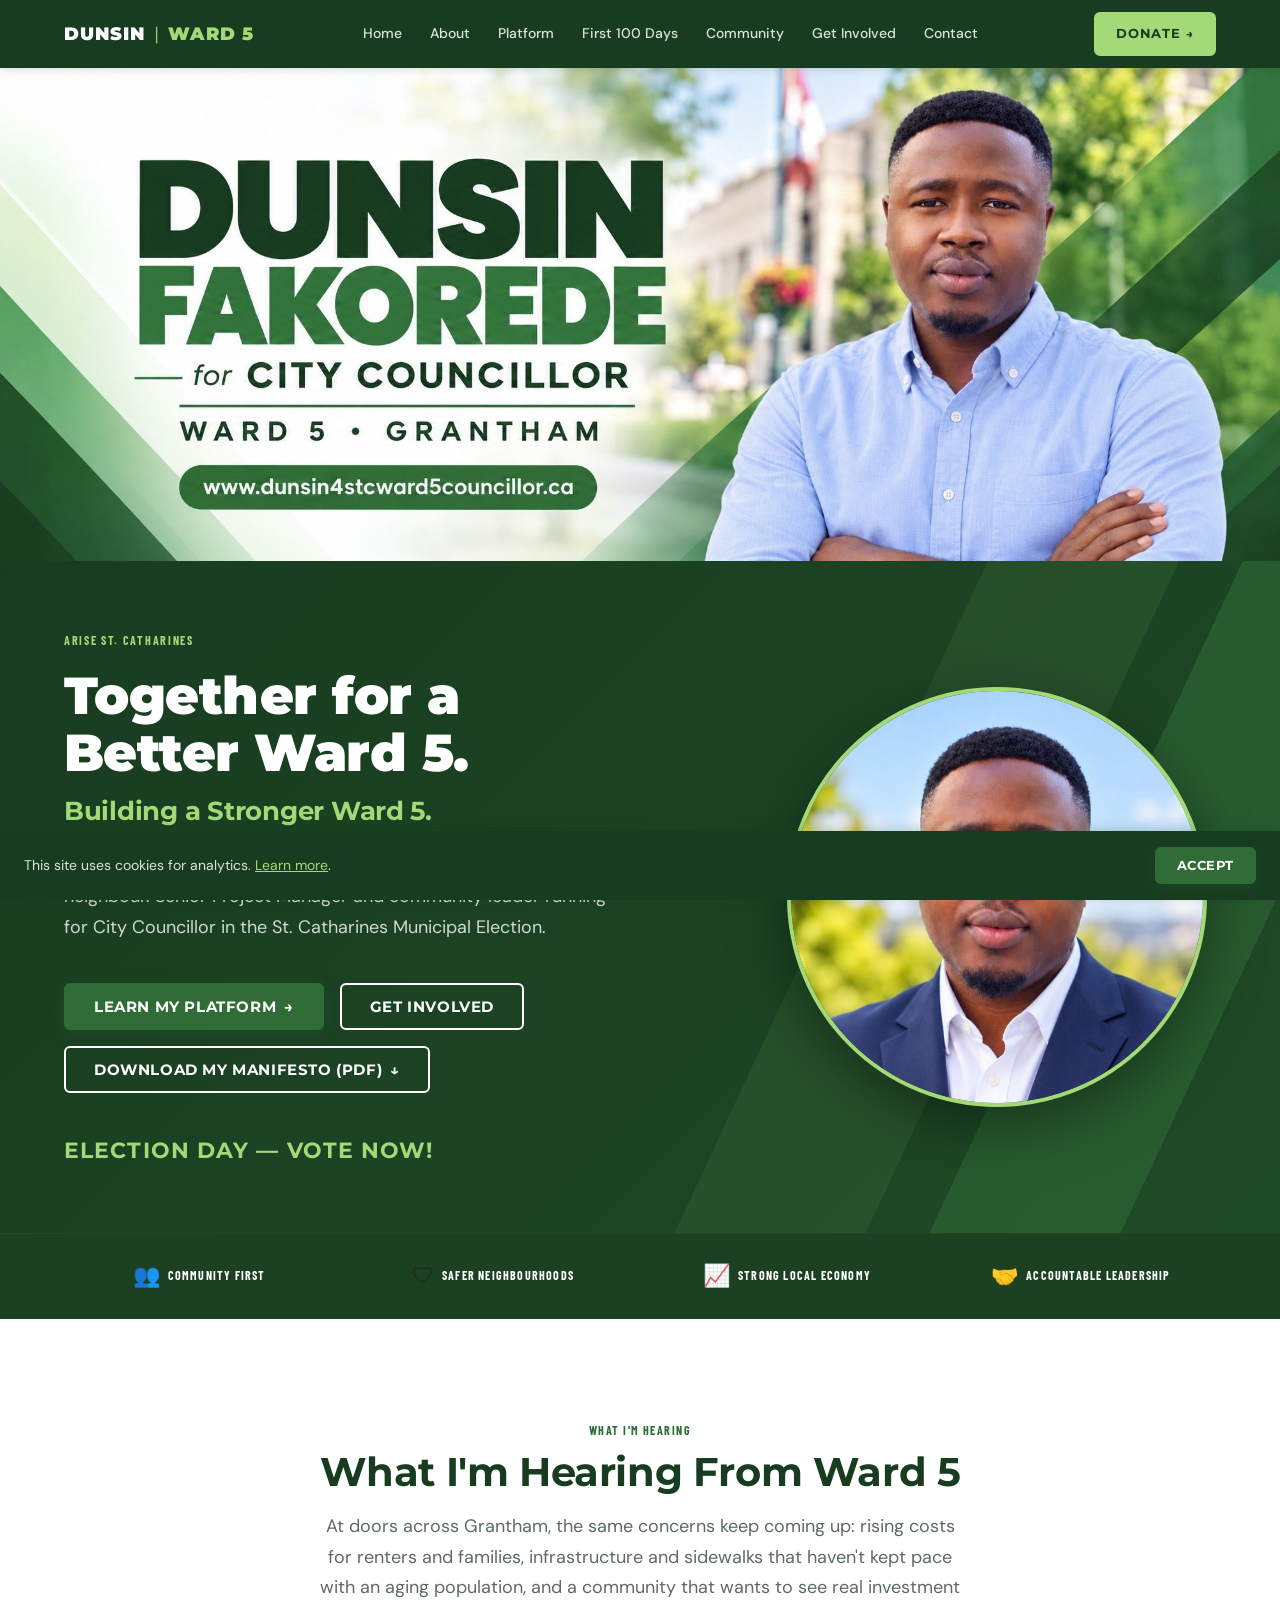
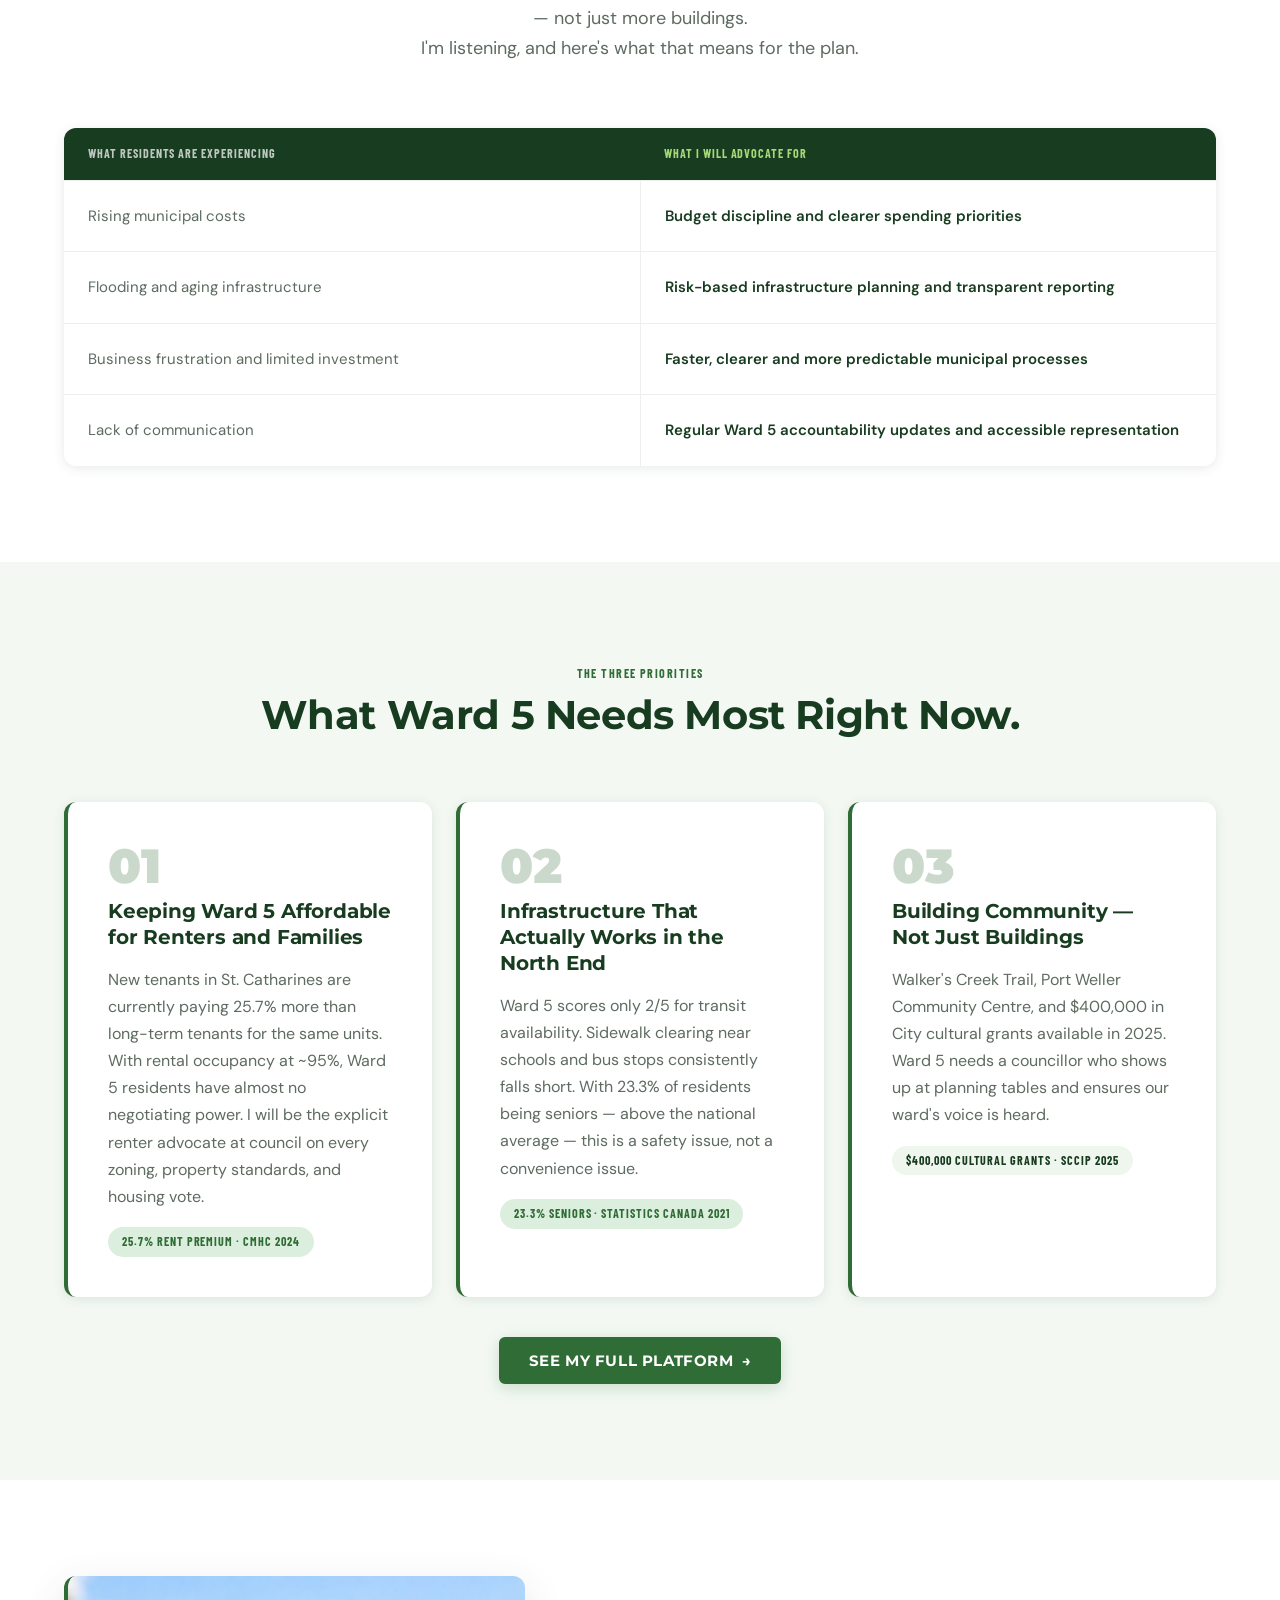
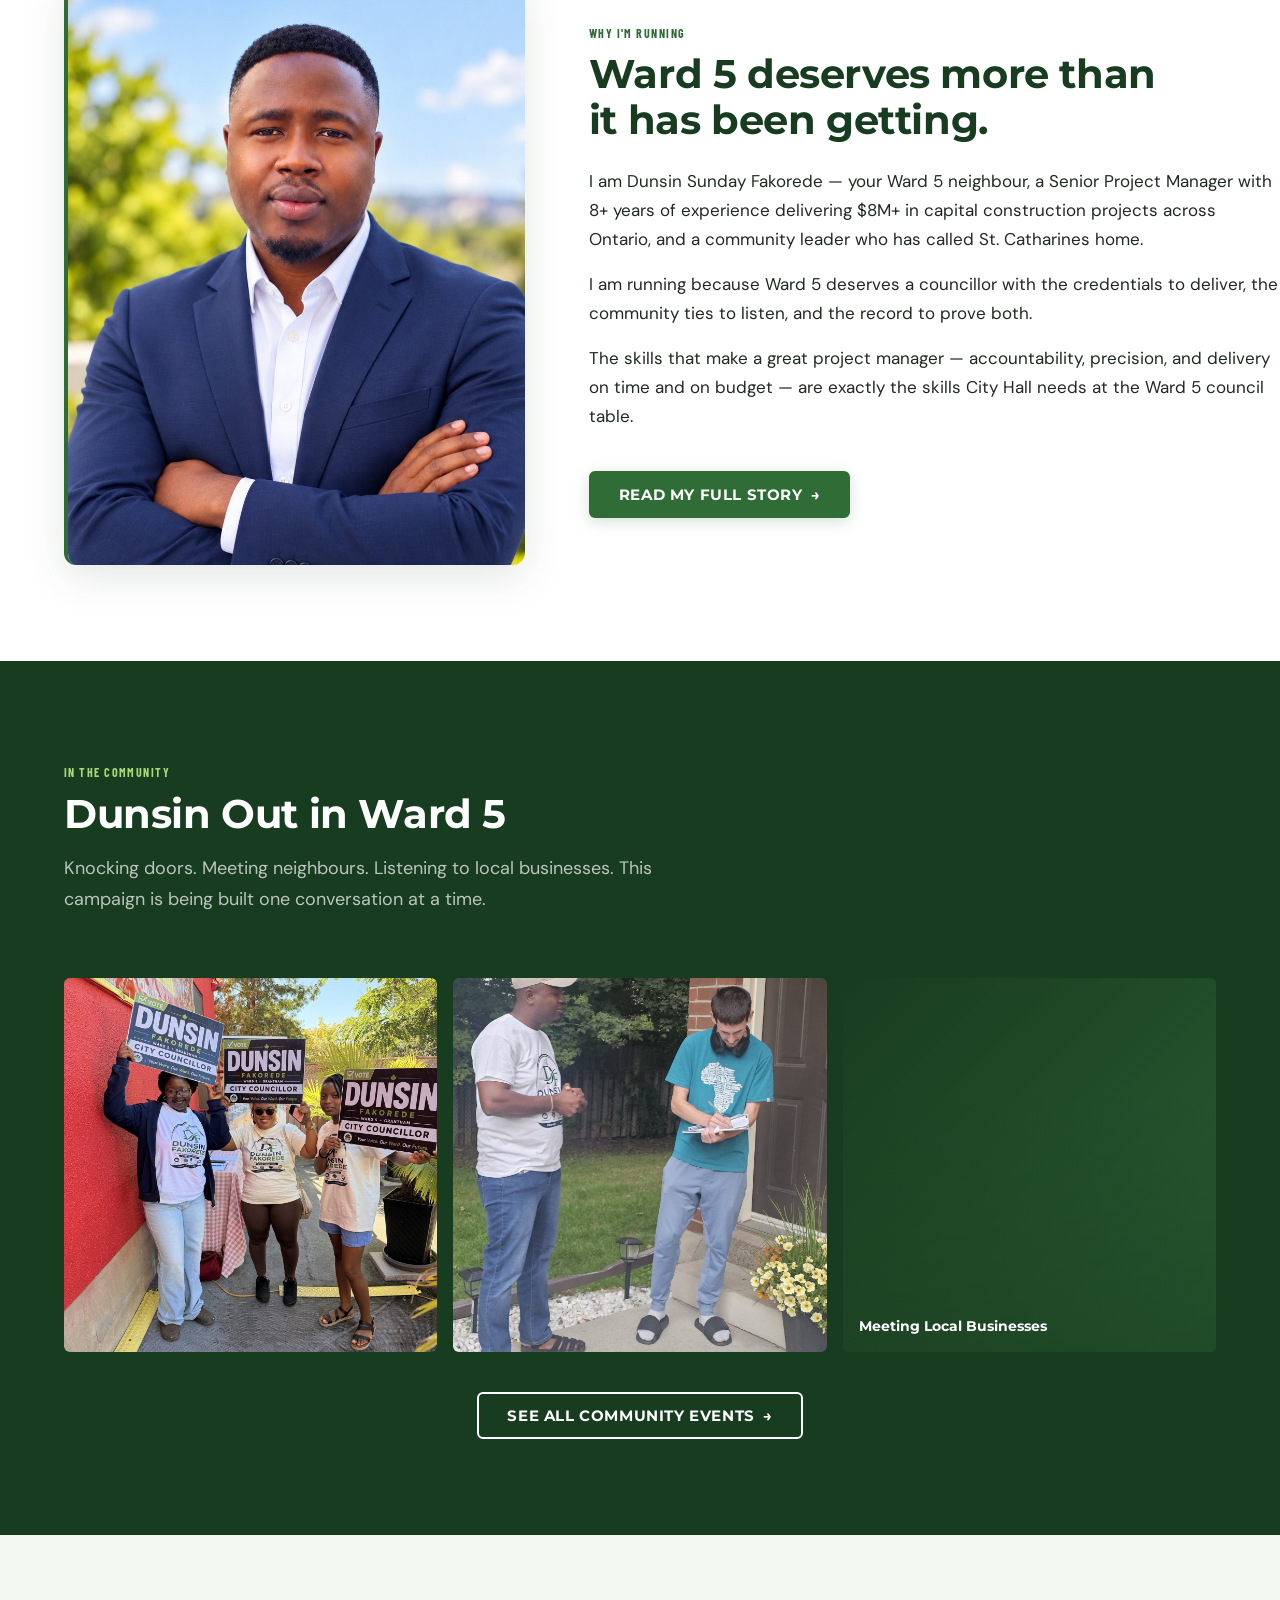
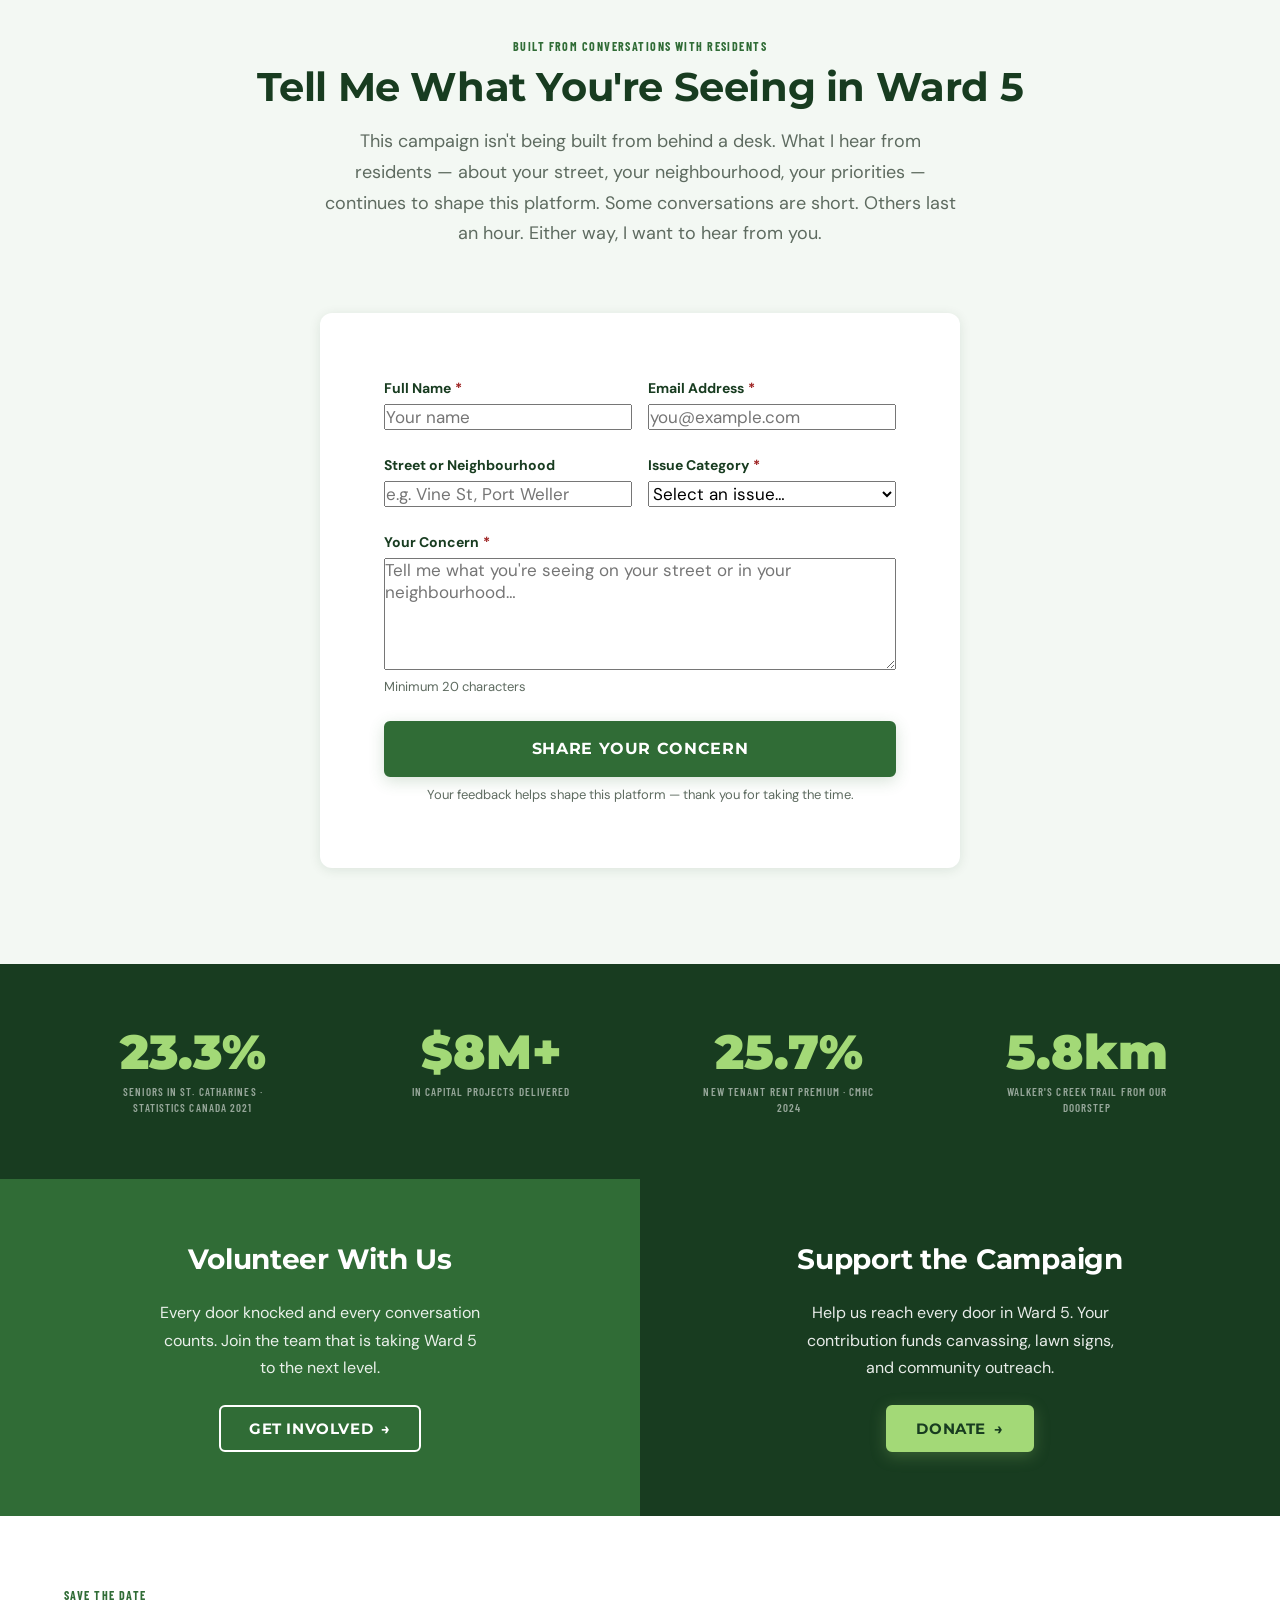
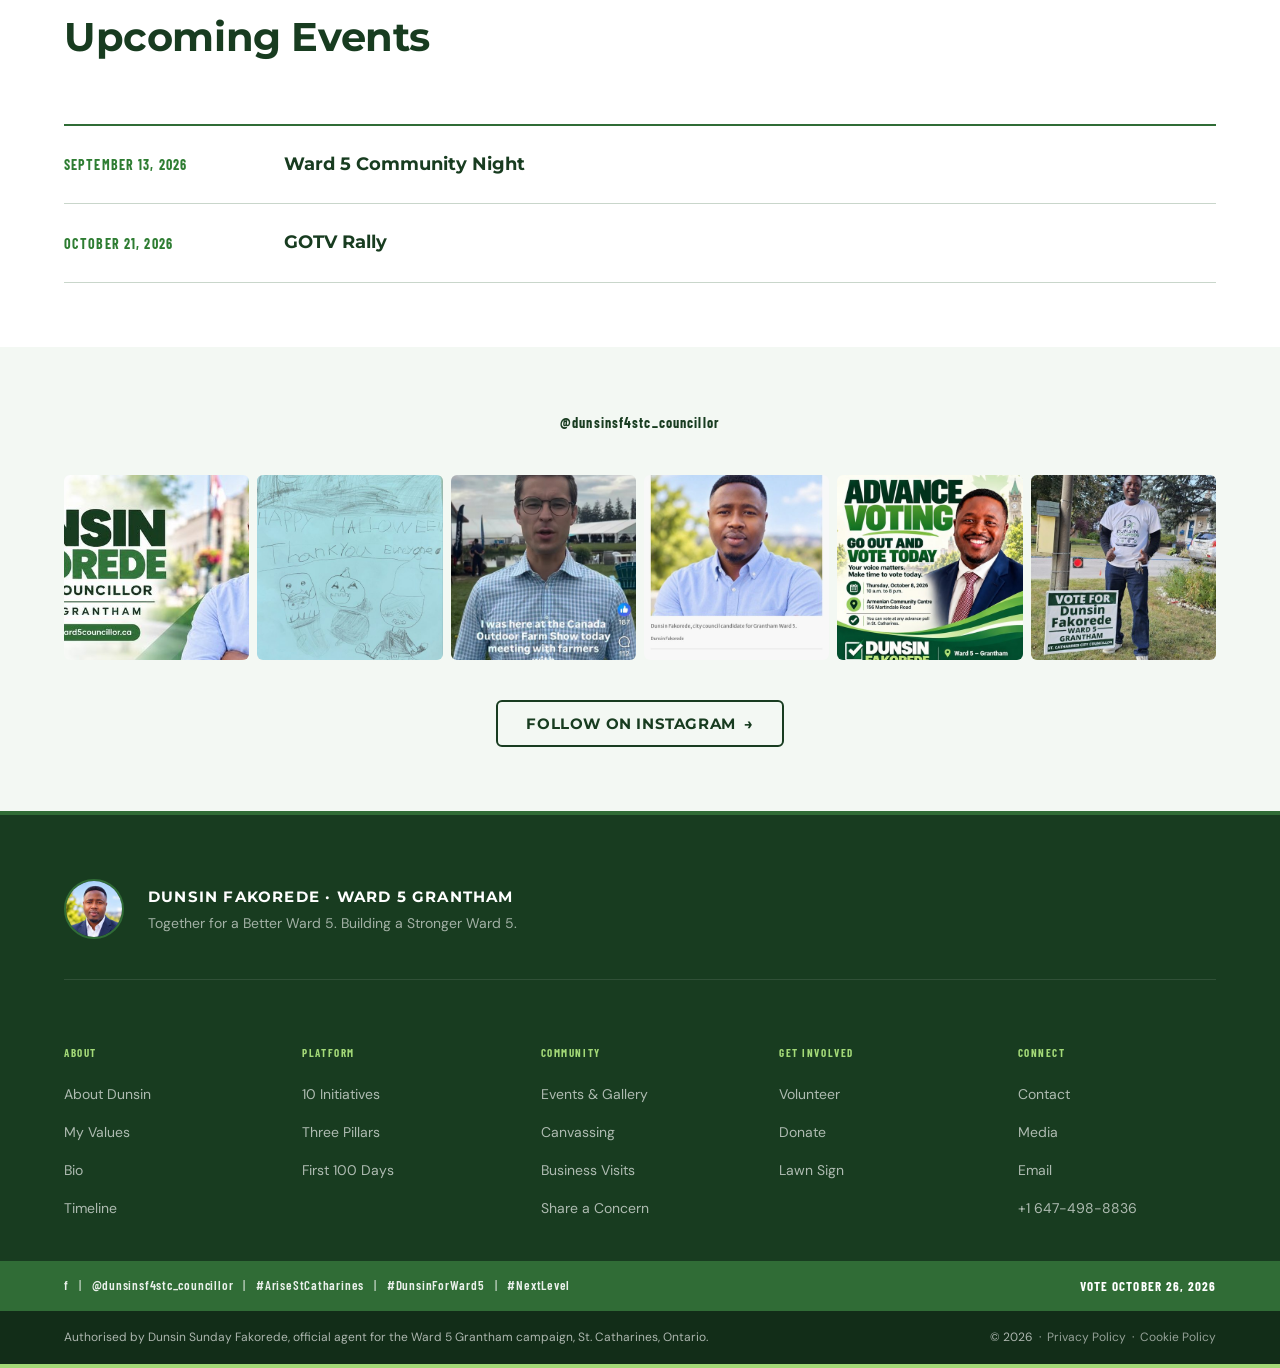
<file: index.html>
<!DOCTYPE html>
<html lang="en">
<head>
  <meta charset="UTF-8">
  <meta name="viewport" content="width=device-width, initial-scale=1">
  <title>Dunsin Fakorede — Ward 5 City Councillor | St. Catharines 2026</title>

  <meta name="description" content="Dunsin Sunday Fakorede is running for City Councillor in Ward 5 Grantham, St. Catharines — October 26, 2026. Together for a Better Ward 5.">
  <meta name="keywords" content="Ward 5 Grantham councillor, St. Catharines election 2026, Dunsin Fakorede, Arise St. Catharines, municipal election, October 26 2026">
  <meta name="author" content="Dunsin Sunday Fakorede">
  <meta name="robots" content="index, follow">
  <link rel="canonical" href="https://www.dunsin4stcward5councillor.ca/">

  <meta property="og:type" content="website">
  <meta property="og:url" content="https://www.dunsin4stcward5councillor.ca/">
  <meta property="og:title" content="Dunsin Fakorede for Ward 5 City Councillor 2026">
  <meta property="og:description" content="Together for a Better Ward 5. Vote Dunsin Fakorede — October 26, 2026.">
  <meta property="og:image" content="https://www.dunsin4stcward5councillor.ca/assets/images/og-image.jpg">
  <meta name="twitter:card" content="summary_large_image">
  <meta name="twitter:title" content="Dunsin Fakorede for Ward 5 City Councillor 2026">
  <meta name="twitter:description" content="Together for a Better Ward 5. Vote — October 26, 2026.">
  <meta name="twitter:image" content="https://www.dunsin4stcward5councillor.ca/assets/images/og-image.jpg">

  <link rel="icon" href="favicon.svg" type="image/svg+xml">
  <link rel="icon" href="favicon.ico" type="image/x-icon">
  <link rel="apple-touch-icon" href="assets/images/favicon-180.png">

  <link rel="preconnect" href="https://fonts.googleapis.com">
  <link rel="preconnect" href="https://fonts.gstatic.com" crossorigin>
  <link rel="stylesheet" href="https://fonts.googleapis.com/css2?family=Montserrat:wght@400;700;900&family=DM+Sans:wght@400;500;700&family=Barlow+Condensed:wght@400;600;700&display=swap">

  <link rel="stylesheet" href="assets/css/main.css">
  <link rel="stylesheet" href="assets/css/navbar.css">
  <link rel="stylesheet" href="assets/css/hero.css">
  <link rel="stylesheet" href="assets/css/components.css">
  <link rel="stylesheet" href="assets/css/forms.css">
  <link rel="stylesheet" href="assets/css/footer.css">
  <link rel="stylesheet" href="assets/css/pages/home.css">

  <script async src="https://www.googletagmanager.com/gtag/js?id=G-VTDVLBJFLK"></script>
  <script>
    window.dataLayer=window.dataLayer||[];
    function gtag(){dataLayer.push(arguments);}
    gtag('js',new Date());gtag('config','G-VTDVLBJFLK');
  </script>
</head>
<body>

  <div id="election-banner" role="alert" aria-live="polite">
    🗳 Election Day — October 26, 2026
  </div>

  <a class="skip-link" href="#main-content">Skip to main content</a>

  <nav class="navbar" role="navigation" aria-label="Main navigation">
    <div class="navbar__inner">
      <a href="index.html" class="navbar__logo" aria-label="Dunsin Fakorede — Ward 5, go to homepage">
        <span class="navbar__logo-text">DUNSIN<span class="navbar__logo-divider"> | </span><span>WARD 5</span></span>
      </a>
      <ul class="navbar__links" role="list">
        <li><a href="index.html">Home</a></li>
        <li><a href="about.html">About</a></li>
        <li><a href="platform.html">Platform</a></li>
        <li><a href="first-100-days.html">First 100 Days</a></li>
        <li><a href="community.html">Community</a></li>
        <li><a href="get-involved.html">Get Involved</a></li>
        <li><a href="contact.html">Contact</a></li>
      </ul>
      <a href="donate.html" class="navbar__donate" aria-label="Donate to the campaign">Donate <span class="arrow">→</span></a>
      <button class="navbar__hamburger" aria-expanded="false" aria-controls="mobile-nav" aria-label="Open navigation menu">
        <span></span><span></span><span></span>
      </button>
    </div>
  </nav>

  <div class="mobile-nav" id="mobile-nav" role="dialog" aria-modal="true" aria-label="Navigation menu">
    <ul class="mobile-nav__links" role="list">
      <li><a href="index.html">Home</a></li>
      <li><a href="about.html">About</a></li>
      <li><a href="platform.html">Platform</a></li>
      <li><a href="first-100-days.html">First 100 Days</a></li>
      <li><a href="community.html">Community</a></li>
      <li><a href="get-involved.html">Get Involved</a></li>
      <li><a href="contact.html">Contact</a></li>
    </ul>
    <a href="donate.html" class="mobile-nav__donate">Donate →</a>
    <div class="mobile-nav__footer">
      <p>#AriseStCatharines · #DunsinForWard5</p>
      <p class="vote-date">Vote — October 26, 2026</p>
    </div>
  </div>

  <main id="main-content">

    <!-- Campaign banner -->
    <div class="page-banner">
      <img
        src="assets/images/banner.jpg"
        srcset="assets/images/banner-768.jpg 768w, assets/images/banner-1200.jpg 1200w, assets/images/banner.jpg 2003w"
        sizes="100vw"
        alt="Dunsin Fakorede for City Councillor — Ward 5, Grantham"
        class="page-banner__img"
        width="2003" height="771">
    </div>

    <!-- ═══════════════════════════════════════════════════════════
         HERO SECTION
         ═══════════════════════════════════════════════════════════ -->
    <section class="hero hero--home hero--bg-banner" aria-label="Homepage hero">
      <div class="hero__overlay hero__overlay--gradient" aria-hidden="true"></div>
      <div class="hero__inner">
        <div class="container">
          <div class="hero__content--home">

            <!-- Left column: text, buttons, countdown -->
            <div class="hero__text-col">
              <span class="hero__label">Arise St. Catharines</span>

              <h1 class="hero__title">
                Together for a<br>Better Ward 5.
              </h1>

              <h3 class="hero__subtitle">Building a Stronger Ward 5.</h3>

              <p class="hero__body">
                I am Dunsin Sunday Fakorede — husband, father, and your Ward 5
                neighbour. Senior Project Manager and community leader running
                for City Councillor in the St. Catharines Municipal Election.
              </p>

              <div class="hero__buttons">
                <a href="platform.html" class="btn btn--primary">
                  Learn My Platform <span class="arrow">→</span>
                </a>
                <a href="get-involved.html" class="btn btn--outline">Get Involved</a>
                <a href="assets/files/Dunsin-Fakorede-2026-Manifesto.pdf" class="btn btn--outline" download>Download My Manifesto (PDF) <span class="arrow">↓</span></a>
              </div>

              <div class="countdown" id="countdown">
                <p class="countdown__label">Election Day — October 26, 2026</p>
                <div class="countdown__units" aria-live="polite" aria-label="Countdown to election day">
                  <div class="countdown__unit">
                    <span class="countdown__number" id="days">—</span>
                    <span class="countdown__text">Days</span>
                  </div>
                  <span class="countdown__sep" aria-hidden="true">·</span>
                  <div class="countdown__unit">
                    <span class="countdown__number" id="hours">—</span>
                    <span class="countdown__text">Hours</span>
                  </div>
                  <span class="countdown__sep" aria-hidden="true">·</span>
                  <div class="countdown__unit">
                    <span class="countdown__number" id="minutes">—</span>
                    <span class="countdown__text">Mins</span>
                  </div>
                  <span class="countdown__sep" aria-hidden="true">·</span>
                  <div class="countdown__unit">
                    <span class="countdown__number" id="seconds">—</span>
                    <span class="countdown__text">Secs</span>
                  </div>
                </div>
              </div>
            </div>

            <!-- Right column: headshot -->
            <div class="hero__image-col">
              <img
                src="assets/images/headshot-square.jpg"
                alt="Dunsin Fakorede — Ward 5 City Councillor candidate"
                class="hero__headshot-circle"
                width="420" height="420">
            </div>

          </div>
        </div>
      </div>
    </section>

    <!-- ═══════════════════════════════════════════════════════════
         TRUST BAR — four campaign pillars
         Wrapped in bg-green-dark so rgba teal tint reads correctly
         ═══════════════════════════════════════════════════════════ -->
    <div class="bg-green-dark">
      <div class="trust-bar">
        <div class="container">
          <div class="trust-bar__inner">
            <div class="trust-bar__item">
              <span class="trust-bar__icon" aria-hidden="true">👥</span>
              <span class="trust-bar__text">Community First</span>
            </div>
            <div class="trust-bar__item">
              <span class="trust-bar__icon" aria-hidden="true">🛡</span>
              <span class="trust-bar__text">Safer Neighbourhoods</span>
            </div>
            <div class="trust-bar__item">
              <span class="trust-bar__icon" aria-hidden="true">📈</span>
              <span class="trust-bar__text">Strong Local Economy</span>
            </div>
            <div class="trust-bar__item">
              <span class="trust-bar__icon" aria-hidden="true">🤝</span>
              <span class="trust-bar__text">Accountable Leadership</span>
            </div>
          </div>
        </div>
      </div>
    </div>


    <!-- ═══════════════════════════════════════════════════════════
         SECTION 0 — WHAT I'M HEARING FROM WARD 5
         Background: white · leads directly into Three Priorities
         ═══════════════════════════════════════════════════════════ -->
    <section class="section hearing-section" id="hearing">
      <div class="container">
        <div class="section-header section-header--center reveal">
          <span class="label">What I'm Hearing</span>
          <h2>What I'm Hearing From Ward 5</h2>
          <p class="section-intro">
            At doors across Grantham, the same concerns keep coming up: rising
            costs for renters and families, infrastructure and sidewalks that
            haven't kept pace with an aging population, and a community that
            wants to see real investment — not just more buildings.
          </p>
          <p class="section-intro">
            I'm listening, and here's what that means for the plan.
          </p>
        </div>

        <div class="compare-table reveal" role="table" aria-label="What residents are experiencing and what I will advocate for">

          <div class="compare-table__header" role="row">
            <span class="compare-table__header-cell" role="columnheader">What Residents Are Experiencing</span>
            <span class="compare-table__header-cell compare-table__header-cell--plan" role="columnheader">What I Will Advocate For</span>
          </div>

          <div class="compare-table__row" role="row">
            <span class="compare-table__cell" role="cell">
              <span class="compare-table__cell-label">Residents Are Experiencing</span>
              Rising municipal costs
            </span>
            <span class="compare-table__cell compare-table__cell--plan" role="cell">
              <span class="compare-table__cell-label compare-table__cell-label--plan">My Plan</span>
              Budget discipline and clearer spending priorities
            </span>
          </div>

          <div class="compare-table__row" role="row">
            <span class="compare-table__cell" role="cell">
              <span class="compare-table__cell-label">Residents Are Experiencing</span>
              Flooding and aging infrastructure
            </span>
            <span class="compare-table__cell compare-table__cell--plan" role="cell">
              <span class="compare-table__cell-label compare-table__cell-label--plan">My Plan</span>
              Risk-based infrastructure planning and transparent reporting
            </span>
          </div>

          <div class="compare-table__row" role="row">
            <span class="compare-table__cell" role="cell">
              <span class="compare-table__cell-label">Residents Are Experiencing</span>
              Business frustration and limited investment
            </span>
            <span class="compare-table__cell compare-table__cell--plan" role="cell">
              <span class="compare-table__cell-label compare-table__cell-label--plan">My Plan</span>
              Faster, clearer and more predictable municipal processes
            </span>
          </div>

          <div class="compare-table__row" role="row">
            <span class="compare-table__cell" role="cell">
              <span class="compare-table__cell-label">Residents Are Experiencing</span>
              Lack of communication
            </span>
            <span class="compare-table__cell compare-table__cell--plan" role="cell">
              <span class="compare-table__cell-label compare-table__cell-label--plan">My Plan</span>
              Regular Ward 5 accountability updates and accessible representation
            </span>
          </div>

        </div>

      </div>
    </section>


    <!-- ═══════════════════════════════════════════════════════════
         SECTION 1 — TOP 3 ISSUES
         Background: --light-bg
         ═══════════════════════════════════════════════════════════ -->
    <section class="section issues-section" id="issues">
      <div class="container">

        <div class="section-header section-header--center reveal">
          <span class="label">The Three Priorities</span>
          <h2>What Ward 5 Needs Most Right Now.</h2>
        </div>

        <div class="issues-grid">

          <article class="issue-card reveal">
            <div class="issue-card__number">01</div>
            <h3 class="issue-card__title">Keeping Ward 5 Affordable for Renters and Families</h3>
            <p class="issue-card__body">
              New tenants in St. Catharines are currently paying 25.7% more than
              long-term tenants for the same units. With rental occupancy at ~95%,
              Ward 5 residents have almost no negotiating power.
              I will be the explicit renter advocate at council on every zoning,
              property standards, and housing vote.
            </p>
            <div class="issue-card__stat">
              <span class="stat-pill stat-pill--green">25.7% rent premium · CMHC 2024</span>
            </div>
          </article>

          <article class="issue-card reveal">
            <div class="issue-card__number">02</div>
            <h3 class="issue-card__title">Infrastructure That Actually Works in the North End</h3>
            <p class="issue-card__body">
              Ward 5 scores only 2/5 for transit availability. Sidewalk clearing
              near schools and bus stops consistently falls short. With 23.3% of
              residents being seniors — above the national average — this is a
              safety issue, not a convenience issue.
            </p>
            <div class="issue-card__stat">
              <span class="stat-pill stat-pill--green">23.3% seniors · Statistics Canada 2021</span>
            </div>
          </article>

          <article class="issue-card reveal">
            <div class="issue-card__number">03</div>
            <h3 class="issue-card__title">Building Community — Not Just Buildings</h3>
            <p class="issue-card__body">
              Walker's Creek Trail, Port Weller Community Centre, and $400,000 in
              City cultural grants available in 2025. Ward 5 needs a councillor who
              shows up at planning tables and ensures our ward's voice is heard.
            </p>
            <div class="issue-card__stat">
              <span class="stat-pill stat-pill--leaf">$400,000 cultural grants · SCCIP 2025</span>
            </div>
          </article>

        </div>

        <div class="text-center mt-xl reveal">
          <a href="platform.html" class="btn btn--primary">
            See My Full Platform <span class="arrow">→</span>
          </a>
        </div>

      </div>
    </section>


    <!-- ═══════════════════════════════════════════════════════════
         SECTION 2 — ABOUT PREVIEW
         Background: white · ASSET D left · bio text right
         ═══════════════════════════════════════════════════════════ -->
    <section class="section about-preview" id="about-preview">
      <div class="container">

        <div class="two-col-section two-col-section--40-60 reveal">

          <div class="two-col-section__image">
            <img
              src="assets/images/headshot.jpg"
              alt="Dunsin Fakorede — Ward 5 neighbour and community leader"
              class="two-col-section__photo two-col-section__photo--warm"
              width="480" loading="lazy">
          </div>

          <div class="about-preview__text">
            <span class="label">Why I'm Running</span>
            <h2>Ward 5 deserves more than<br>it has been getting.</h2>
            <p>
              I am Dunsin Sunday Fakorede — your Ward 5 neighbour, a Senior Project
              Manager with 8+ years of experience delivering $8M+ in capital
              construction projects across Ontario, and a community leader who has
              called St. Catharines home.
            </p>
            <p class="mt-md">
              I am running because Ward 5 deserves a councillor with the credentials
              to deliver, the community ties to listen, and the record to prove both.
            </p>
            <p class="mt-md">
              The skills that make a great project manager — accountability, precision,
              and delivery on time and on budget — are exactly the skills City Hall
              needs at the Ward 5 council table.
            </p>
            <div class="mt-xl">
              <a href="about.html" class="btn btn--primary">
                Read My Full Story <span class="arrow">→</span>
              </a>
            </div>
          </div>

        </div>
      </div>
    </section>


    <!-- ═══════════════════════════════════════════════════════════
         SECTION 3 — COMMUNITY SNAPSHOT
         Background: --green-dark
         3 photo placeholders — update when real event photos available
         ═══════════════════════════════════════════════════════════ -->
    <section class="community-snapshot bg-green-dark" id="community-snapshot">
      <div class="container">

        <div class="section-header reveal">
          <span class="label">In the Community</span>
          <h2>Dunsin Out in Ward 5</h2>
          <p class="section-intro">
            Knocking doors. Meeting neighbours.
            Listening to local businesses. This campaign
            is being built one conversation at a time.
          </p>
        </div>

        <!--
          UPDATE INSTRUCTIONS: Once real event photos exist, add an <img>
          inside the relevant .community-preview-grid__item (see the event
          card template in community.html) and drop the "--no-photo" modifier
          class below. Until then, each item uses the brand gradient fallback
          instead of an unfinished "coming soon" placeholder.
        -->
        <div class="community-preview-grid reveal">

          <div class="community-preview-grid__item">
            <img src="assets/images/events/2026-09-campaign-launch-01.jpg"
                 alt="Dunsin Fakorede campaign launch and meet-the-candidate event, September 5, 2026" loading="lazy">
            <div class="community-preview-grid__overlay">
              <p class="community-preview-grid__caption">Campaign Launch &amp; Meet-the-Candidate</p>
            </div>
          </div>

          <div class="community-preview-grid__item">
            <img src="assets/images/events/2026-09-door-knocking-01.jpg"
                 alt="Dunsin Fakorede canvassing door-to-door with a volunteer in Ward 5" loading="lazy">
            <div class="community-preview-grid__overlay">
              <p class="community-preview-grid__caption">Canvassing Ward 5</p>
            </div>
          </div>

          <div class="community-preview-grid__item community-preview-grid__item--no-photo">
            <div class="community-preview-grid__overlay">
              <p class="community-preview-grid__caption">Meeting Local Businesses</p>
            </div>
          </div>

        </div>

        <div class="text-center mt-xl reveal">
          <a href="community.html" class="btn btn--outline">
            See All Community Events <span class="arrow">→</span>
          </a>
        </div>

      </div>
    </section>


    <!-- ═══════════════════════════════════════════════════════════
         SECTION 3B — SHARE YOUR CONCERN
         Background: --light-bg · resident feedback form (Formspree)
         ═══════════════════════════════════════════════════════════ -->
    <section class="section feedback-section" id="share-your-concern">
      <div class="container">

        <div class="section-header section-header--center reveal">
          <span class="label">Built From Conversations With Residents</span>
          <h2>Tell Me What You're Seeing in Ward 5</h2>
          <p class="section-intro">
            This campaign isn't being built from behind a desk. What I hear
            from residents — about your street, your neighbourhood, your
            priorities — continues to shape this platform. Some conversations
            are short. Others last an hour. Either way, I want to hear from you.
          </p>
        </div>

        <div class="feedback-form-wrap reveal">
          <form
            class="form form--card"
            name="resident-feedback"
            method="POST"
            action="https://formspree.io/f/maqzzpaj"
            novalidate>

            <input type="hidden" name="_next" value="forms/feedback-success.html">
            <input type="hidden" name="_subject" value="New Ward 5 resident feedback">

            <div style="display:none" aria-hidden="true">
              <label>Don't fill this out: <input name="_gotcha" tabindex="-1" autocomplete="off"></label>
            </div>

            <div class="form-row">
              <div class="form-group">
                <label class="form-label" for="fb-name">
                  Full Name <span class="required" aria-label="required">*</span>
                </label>
                <input class="form-input" type="text" id="fb-name" name="full_name"
                       placeholder="Your name" required autocomplete="name">
              </div>
              <div class="form-group">
                <label class="form-label" for="fb-email">
                  Email Address <span class="required" aria-label="required">*</span>
                </label>
                <input class="form-input" type="email" id="fb-email" name="email"
                       placeholder="you@example.com" required autocomplete="email">
              </div>
            </div>

            <div class="form-row">
              <div class="form-group">
                <label class="form-label" for="fb-neighbourhood">
                  Street or Neighbourhood
                </label>
                <input class="form-input" type="text" id="fb-neighbourhood" name="neighbourhood"
                       placeholder="e.g. Vine St, Port Weller" autocomplete="address-level3">
              </div>
              <div class="form-group">
                <label class="form-label" for="fb-category">
                  Issue Category <span class="required" aria-label="required">*</span>
                </label>
                <select class="form-input form-select" id="fb-category" name="issue_category" required>
                  <option value="" disabled selected>Select an issue…</option>
                  <option value="roads_traffic">Roads &amp; Traffic</option>
                  <option value="flooding_infrastructure">Flooding &amp; Infrastructure</option>
                  <option value="taxes_affordability">Taxes &amp; Affordability</option>
                  <option value="local_business_jobs">Local Business &amp; Jobs</option>
                  <option value="parks_recreation">Parks &amp; Recreation</option>
                  <option value="seniors">Seniors</option>
                  <option value="youth">Youth</option>
                  <option value="community_safety">Community Safety</option>
                  <option value="development">Development</option>
                  <option value="other">Other</option>
                </select>
              </div>
            </div>

            <div class="form-group">
              <label class="form-label" for="fb-message">
                Your Concern <span class="required" aria-label="required">*</span>
              </label>
              <textarea class="form-input form-textarea" id="fb-message" name="message"
                        rows="5" minlength="20"
                        placeholder="Tell me what you're seeing on your street or in your neighbourhood…"
                        required></textarea>
              <span class="form-hint">Minimum 20 characters</span>
            </div>

            <div class="form-submit">
              <button type="submit" class="btn btn--primary btn--lg btn--full">
                Share Your Concern
              </button>
              <p class="form-privacy">
                Your feedback helps shape this platform — thank you for taking the time.
              </p>
            </div>

          </form>
        </div>

      </div>
    </section>


    <!-- ═══════════════════════════════════════════════════════════
         SECTION 4 — KEY STATS BAR
         Background: --green-dark
         ═══════════════════════════════════════════════════════════ -->
    <div class="stats-bar" aria-label="Key campaign statistics">
      <div class="container">
        <div class="stats-bar__grid">

          <div class="stats-bar__item reveal">
            <span class="stats-bar__number">23.3%</span>
            <span class="stats-bar__label">seniors in St. Catharines · Statistics Canada 2021</span>
          </div>

          <div class="stats-bar__item reveal">
            <span class="stats-bar__number">$8M+</span>
            <span class="stats-bar__label">in capital projects delivered</span>
          </div>

          <div class="stats-bar__item reveal">
            <span class="stats-bar__number">25.7%</span>
            <span class="stats-bar__label">new tenant rent premium · CMHC 2024</span>
          </div>

          <div class="stats-bar__item reveal">
            <span class="stats-bar__number">5.8km</span>
            <span class="stats-bar__label">Walker's Creek Trail from our doorstep</span>
          </div>

        </div>
      </div>
    </div>


    <!-- ═══════════════════════════════════════════════════════════
         SECTION 5 — VOLUNTEER / DONATE SPLIT
         Left: green (--green) · Right: dark green (--green-dark)
         ═══════════════════════════════════════════════════════════ -->
    <div class="split-cta" aria-label="Get involved or donate">

      <div class="split-cta__panel split-cta__panel--green">
        <h2 class="split-cta__title">Volunteer With Us</h2>
        <p class="split-cta__body">
          Every door knocked and every conversation counts.
          Join the team that is taking Ward 5 to the next level.
        </p>
        <a href="get-involved.html" class="btn btn--outline">
          Get Involved <span class="arrow">→</span>
        </a>
      </div>

      <div class="split-cta__panel split-cta__panel--green-dark">
        <h2 class="split-cta__title">Support the Campaign</h2>
        <p class="split-cta__body">
          Help us reach every door in Ward 5. Your contribution
          funds canvassing, lawn signs, and community outreach.
        </p>
        <a href="donate.html" class="btn btn--leaf">
          Donate <span class="arrow">→</span>
        </a>
      </div>

    </div>


    <!-- ═══════════════════════════════════════════════════════════
         SECTION 6 — UPCOMING EVENTS STRIP
         Background: white
         ═══════════════════════════════════════════════════════════ -->
    <section class="events-strip" id="events" aria-label="Upcoming campaign events">
      <div class="container">

        <div class="section-header reveal">
          <span class="label">Save the Date</span>
          <h2>Upcoming Events</h2>
        </div>

        <div class="events-strip__list reveal">

          <div class="events-strip__item">
            <span class="events-strip__date">September 13, 2026</span>
            <span class="events-strip__name">Ward 5 Community Night</span>
          </div>

          <div class="events-strip__item">
            <span class="events-strip__date">October 21, 2026</span>
            <span class="events-strip__name">GOTV Rally</span>
          </div>

        </div>
      </div>
    </section>


    <!-- ═══════════════════════════════════════════════════════════
         SECTION 7 — INSTAGRAM PLACEHOLDER GRID
         Background: --light-bg
         Image 1: campaign banner
         Images 2–6: placeholders until live feed connects
         ═══════════════════════════════════════════════════════════ -->
    <section class="instagram-section" id="instagram">
      <div class="container">

        <p class="instagram-handle">@dunsinsf4stc_councillor</p>

        <div class="instagram-grid reveal" aria-label="Instagram feed preview">

          <div class="instagram-grid__item">
            <img
              src="assets/images/banner-768.jpg"
              alt="Dunsin Fakorede for City Councillor — Ward 5, Grantham"
              loading="lazy">
          </div>
          <div class="instagram-grid__item">
            <a href="https://www.instagram.com/p/DeaTm3qR4z3/" target="_blank" rel="noopener noreferrer" aria-label="View on Instagram: Real people, real conversations">
              <img
                src="assets/images/instagram/ig-post-1.jpg"
                alt="Dunsin Fakorede campaign — real people, real conversations"
                loading="lazy">
            </a>
          </div>
          <div class="instagram-grid__item">
            <a href="https://www.instagram.com/p/DeU-42pAYuj/" target="_blank" rel="noopener noreferrer" aria-label="View on Instagram: The question that still stands">
              <img
                src="assets/images/instagram/ig-post-2.jpg"
                alt="Dunsin Fakorede — the question that still stands, 23 days later"
                loading="lazy">
            </a>
          </div>
          <div class="instagram-grid__item">
            <a href="https://www.instagram.com/p/DeR8ntiCU07/" target="_blank" rel="noopener noreferrer" aria-label="View on Instagram: St. Catharines Standard feature">
              <img
                src="assets/images/instagram/ig-post-3.jpg"
                alt="St. Catharines Standard feature on the Ward 5 Grantham candidates"
                loading="lazy">
            </a>
          </div>
          <div class="instagram-grid__item">
            <a href="https://www.instagram.com/p/DePFhhSxO8U/" target="_blank" rel="noopener noreferrer" aria-label="View on Instagram: Advance voting happening today">
              <img
                src="assets/images/instagram/ig-post-4.jpg"
                alt="Advance voting happening today in St. Catharines"
                loading="lazy">
            </a>
          </div>
          <div class="instagram-grid__item">
            <a href="https://www.instagram.com/p/DeMfFh7Fv1P/" target="_blank" rel="noopener noreferrer" aria-label="View on Instagram: Birthday reflection on the campaign">
              <img
                src="assets/images/instagram/ig-post-5.jpg"
                alt="Dunsin Fakorede reflecting on his birthday and the campaign journey"
                loading="lazy">
            </a>
          </div>

        </div>

        <a href="https://www.instagram.com/dunsinsf4stc_councillor?igsh=MW0xd2ZyOTN4ZHZvYQ%3D%3D&amp;utm_source=qr"
           class="btn btn--outline-green-dark"
           target="_blank"
           rel="noopener noreferrer">
          Follow on Instagram <span class="arrow">→</span>
        </a>

      </div>
    </section>

  </main>

  <footer class="footer" role="contentinfo">
    <div class="footer__main">
      <div class="container">
        <div class="footer__brand">
          <img src="assets/images/headshot-160.jpg" alt="Dunsin Fakorede" class="footer__headshot" width="60" height="60">
          <div>
            <p class="footer__candidate">Dunsin Fakorede · Ward 5 Grantham</p>
            <p class="footer__slogan">Together for a Better Ward 5. Building a Stronger Ward 5.</p>
          </div>
        </div>
        <nav class="footer__columns" aria-label="Footer navigation">
          <div class="footer__col">
            <p class="footer__col-title">About</p>
            <ul>
              <li><a href="about.html">About Dunsin</a></li>
              <li><a href="about.html#values">My Values</a></li>
              <li><a href="about.html#bio">Bio</a></li>
              <li><a href="about.html#timeline">Timeline</a></li>
            </ul>
          </div>
          <div class="footer__col">
            <p class="footer__col-title">Platform</p>
            <ul>
              <li><a href="platform.html">10 Initiatives</a></li>
              <li><a href="platform.html#pillars">Three Pillars</a></li>
              <li><a href="first-100-days.html">First 100 Days</a></li>
            </ul>
          </div>
          <div class="footer__col">
            <p class="footer__col-title">Community</p>
            <ul>
              <li><a href="community.html">Events &amp; Gallery</a></li>
              <li><a href="community.html">Canvassing</a></li>
              <li><a href="community.html">Business Visits</a></li>
              <li><a href="index.html#share-your-concern">Share a Concern</a></li>
            </ul>
          </div>
          <div class="footer__col">
            <p class="footer__col-title">Get Involved</p>
            <ul>
              <li><a href="get-involved.html">Volunteer</a></li>
              <li><a href="donate.html">Donate</a></li>
              <li><a href="get-involved.html#lawn-sign">Lawn Sign</a></li>
            </ul>
          </div>
          <div class="footer__col">
            <p class="footer__col-title">Connect</p>
            <ul>
              <li><a href="contact.html">Contact</a></li>
              <li><a href="contact.html#media">Media</a></li>
              <li><a href="mailto:dunsin4ward5councillor@gmail.com">Email</a></li>
              <li><a href="tel:+16474988836">+1 647-498-8836</a></li>
            </ul>
          </div>
        </nav>
      </div>
    </div>

    <div class="footer__hashtag-bar">
      <div class="container">
        <div class="footer__hashtag-inner">
          <div class="footer__social">
            <a href="https://www.facebook.com/share/17fxyguoDM/?mibextid=wwXIfr" class="footer__social-link" target="_blank" rel="noopener noreferrer" aria-label="Facebook">f</a>
            <span class="footer__divider">|</span>
            <a href="https://www.instagram.com/dunsinsf4stc_councillor?igsh=MW0xd2ZyOTN4ZHZvYQ%3D%3D&amp;utm_source=qr" class="footer__social-link" target="_blank" rel="noopener noreferrer" aria-label="Instagram">@dunsinsf4stc_councillor</a>
            <span class="footer__divider">|</span>
            #AriseStCatharines
            <span class="footer__divider">|</span>
            #DunsinForWard5
            <span class="footer__divider">|</span>
            #NextLevel
          </div>
          <p class="footer__vote">Vote October 26, 2026</p>
        </div>
      </div>
    </div>

    <div class="footer__legal-bar">
      <div class="container">
        <p class="footer__legal-text">Authorised by Dunsin Sunday Fakorede, official agent for the Ward 5 Grantham campaign, St. Catharines, Ontario.</p>
        <p class="footer__legal-links">© 2026 &nbsp;·&nbsp; <a href="privacy.html">Privacy Policy</a> &nbsp;·&nbsp; <a href="privacy.html#cookies">Cookie Policy</a></p>
      </div>
    </div>
  </footer>

  <button class="back-to-top" aria-label="Back to top">↑</button>

  <div id="cookie-banner" role="dialog" aria-label="Cookie consent">
    <p>This site uses cookies for analytics. <a href="privacy.html#cookies">Learn more</a>.</p>
    <button class="btn btn--sm btn--primary" onclick="localStorage.setItem('cc','1');document.getElementById('cookie-banner').style.display='none'" aria-label="Accept cookies">Accept</button>
  </div>

  <script src="assets/js/mobile-nav.js"></script>
  <script src="assets/js/cookie-consent.js"></script>
  <script src="assets/js/election-banner.js"></script>
  <script src="assets/js/scroll-animations.js"></script>
  <script src="assets/js/countdown.js"></script>
  <script src="assets/js/forms.js"></script>
  <script src="assets/js/main.js"></script>
  <script>
    (async function () {
      var API_BASE = (location.hostname === 'localhost' || location.hostname === '127.0.0.1')
        ? 'http://localhost:5000/api/v1'
        : 'https://dunsin-ward5-backend.onrender.com/api/v1';

      function esc(s) {
        return String(s || '').replace(/&/g,'&amp;').replace(/</g,'&lt;').replace(/>/g,'&gt;').replace(/"/g,'&quot;');
      }

      function fmtLong(iso) {
        if (!iso) return '';
        return new Date(iso).toLocaleDateString('en-CA', { month: 'long', day: 'numeric', year: 'numeric' });
      }

      try {
        var res = await fetch(API_BASE + '/events');
        if (!res.ok) return;
        var body = await res.json();
        var all = Array.isArray(body) ? body : (body.data || []);
        var now = new Date();

        // Community snapshot: 3 most recent events
        var recent = all.slice().sort(function (a, b) {
          return new Date(b.date || 0) - new Date(a.date || 0);
        }).slice(0, 3);

        if (recent.length) {
          var grid = document.querySelector('.community-preview-grid');
          if (grid) {
            grid.innerHTML = recent.map(function (ev) {
              var photo = ev.photoUrl
                ? '<img src="' + esc(ev.photoUrl) + '" alt="' + esc(ev.photoAlt || ev.title) + '" loading="lazy" style="width:100%;height:100%;object-fit:cover;">'
                : '';
              var itemClass = ev.photoUrl ? 'community-preview-grid__item' : 'community-preview-grid__item community-preview-grid__item--no-photo';
              return '<div class="' + itemClass + '">'
                + photo
                + '<div class="community-preview-grid__overlay">'
                + '<p class="community-preview-grid__caption">' + esc(ev.title) + '</p>'
                + '</div></div>';
            }).join('');
          }
        }

        // Events strip: next 3 upcoming events
        var upcoming = all.filter(function (e) {
          return e.date && new Date(e.date) >= now;
        }).sort(function (a, b) {
          return new Date(a.date) - new Date(b.date);
        }).slice(0, 3);

        if (upcoming.length) {
          var list = document.querySelector('.events-strip__list');
          if (list) {
            list.innerHTML = upcoming.map(function (ev) {
              return '<div class="events-strip__item">'
                + '<span class="events-strip__date">' + fmtLong(ev.eventDate) + '</span>'
                + '<span class="events-strip__name">' + esc(ev.title) + '</span>'
                + '</div>';
            }).join('');
          }
        }
      } catch (e) {
        // API unavailable — static fallback content remains visible
      }
    }());
  </script>

</body>
</html>
</file>
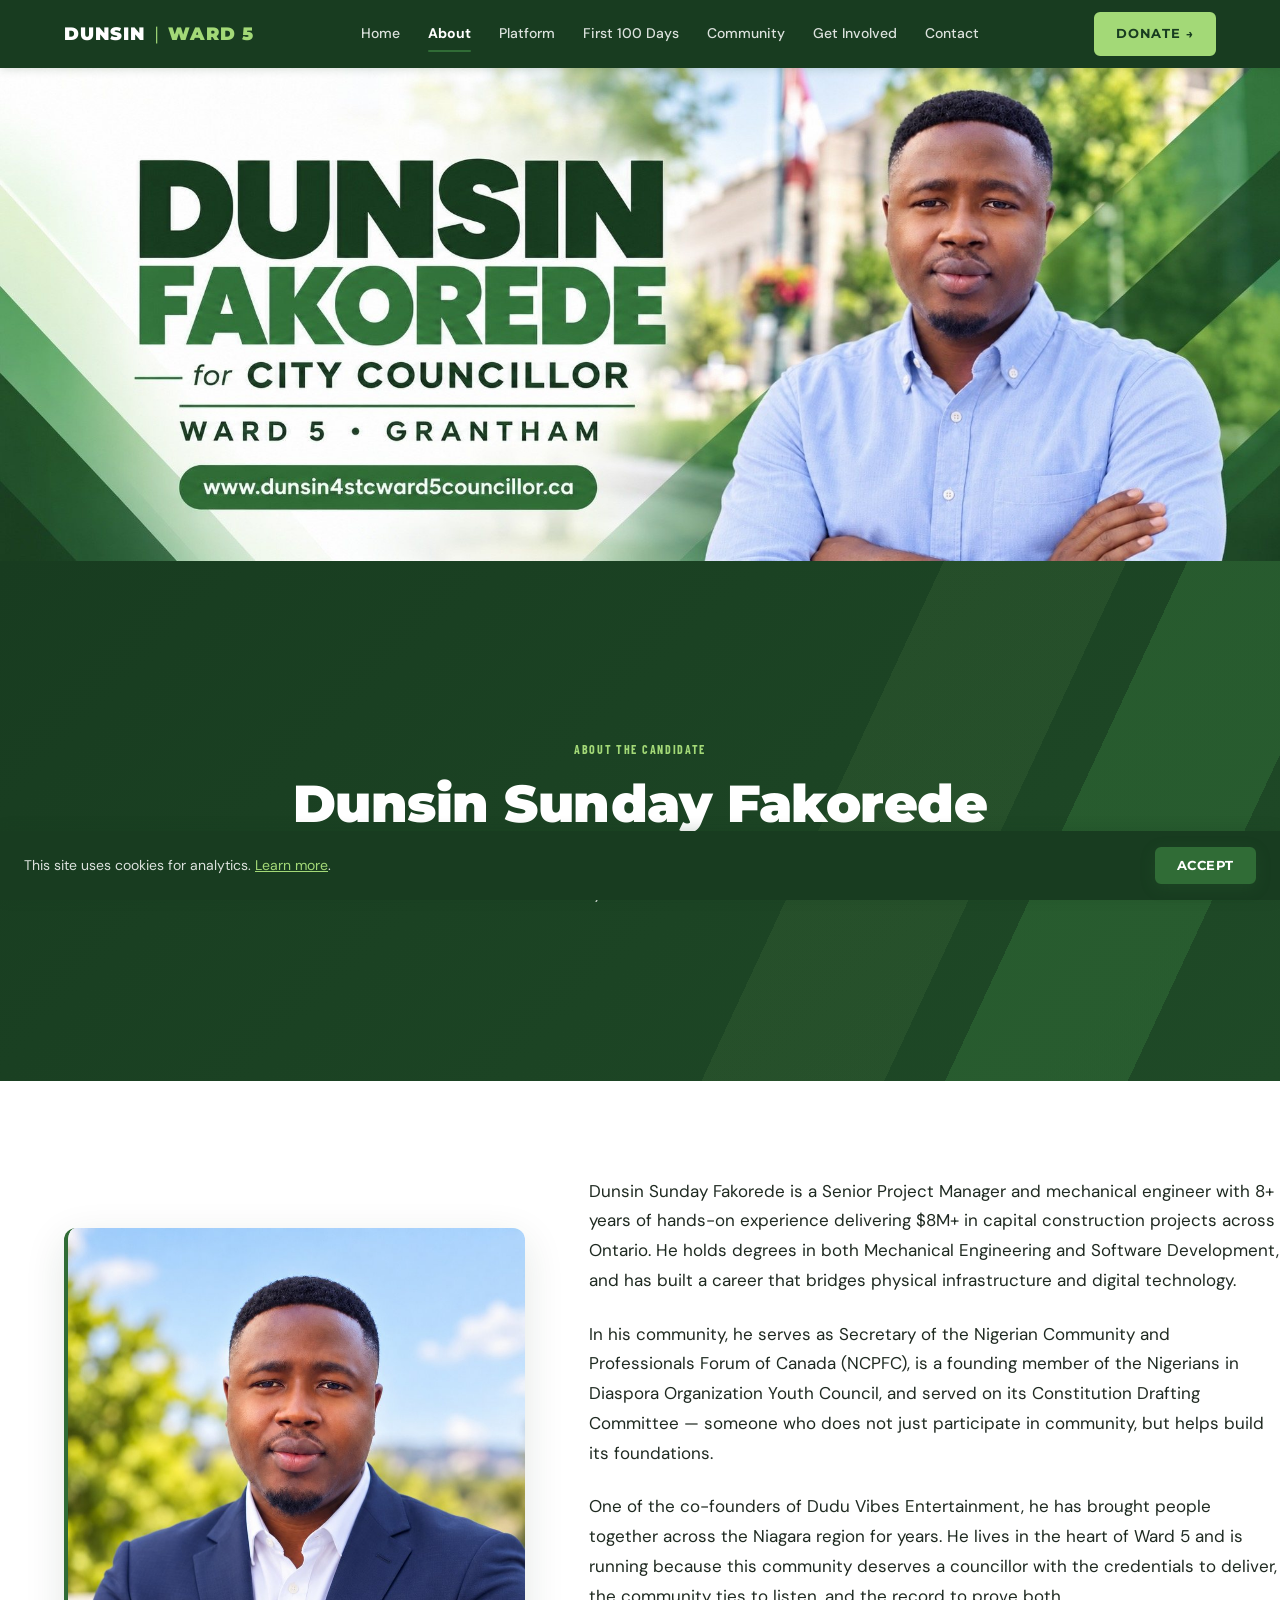
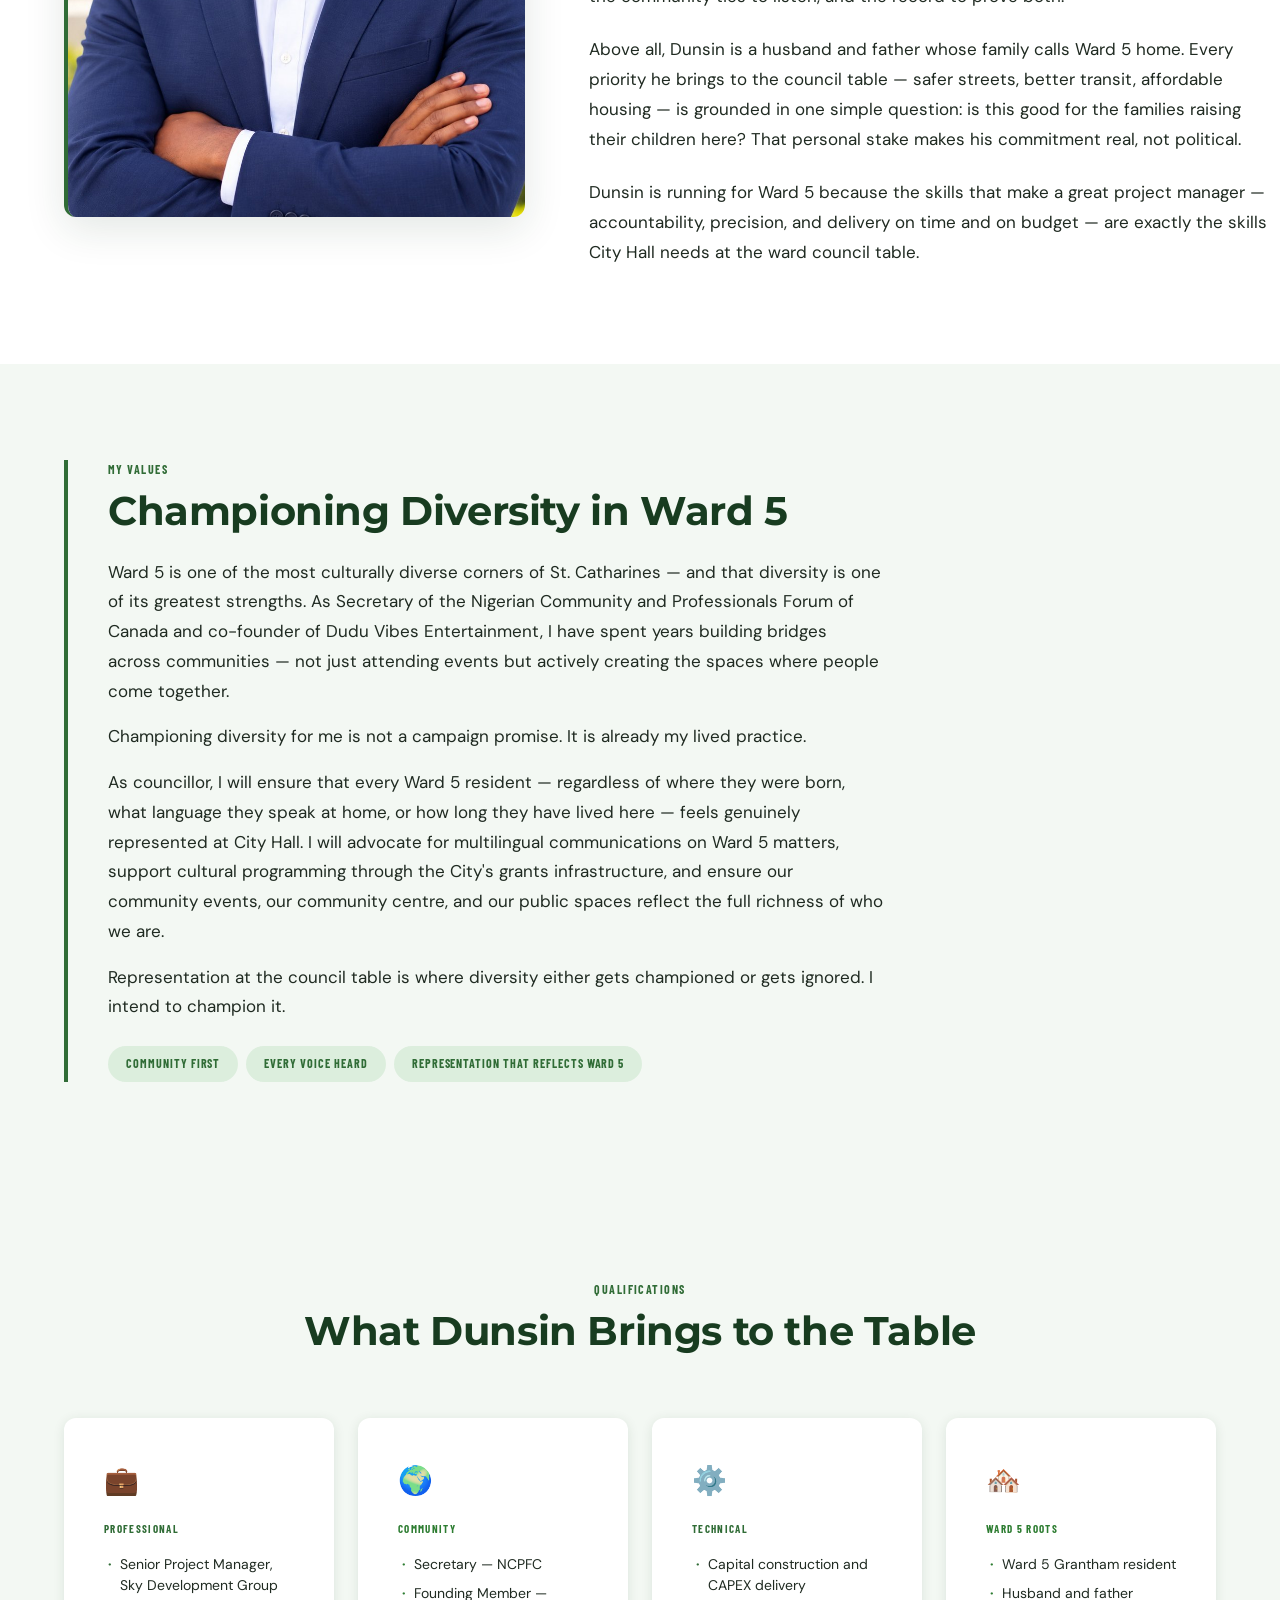
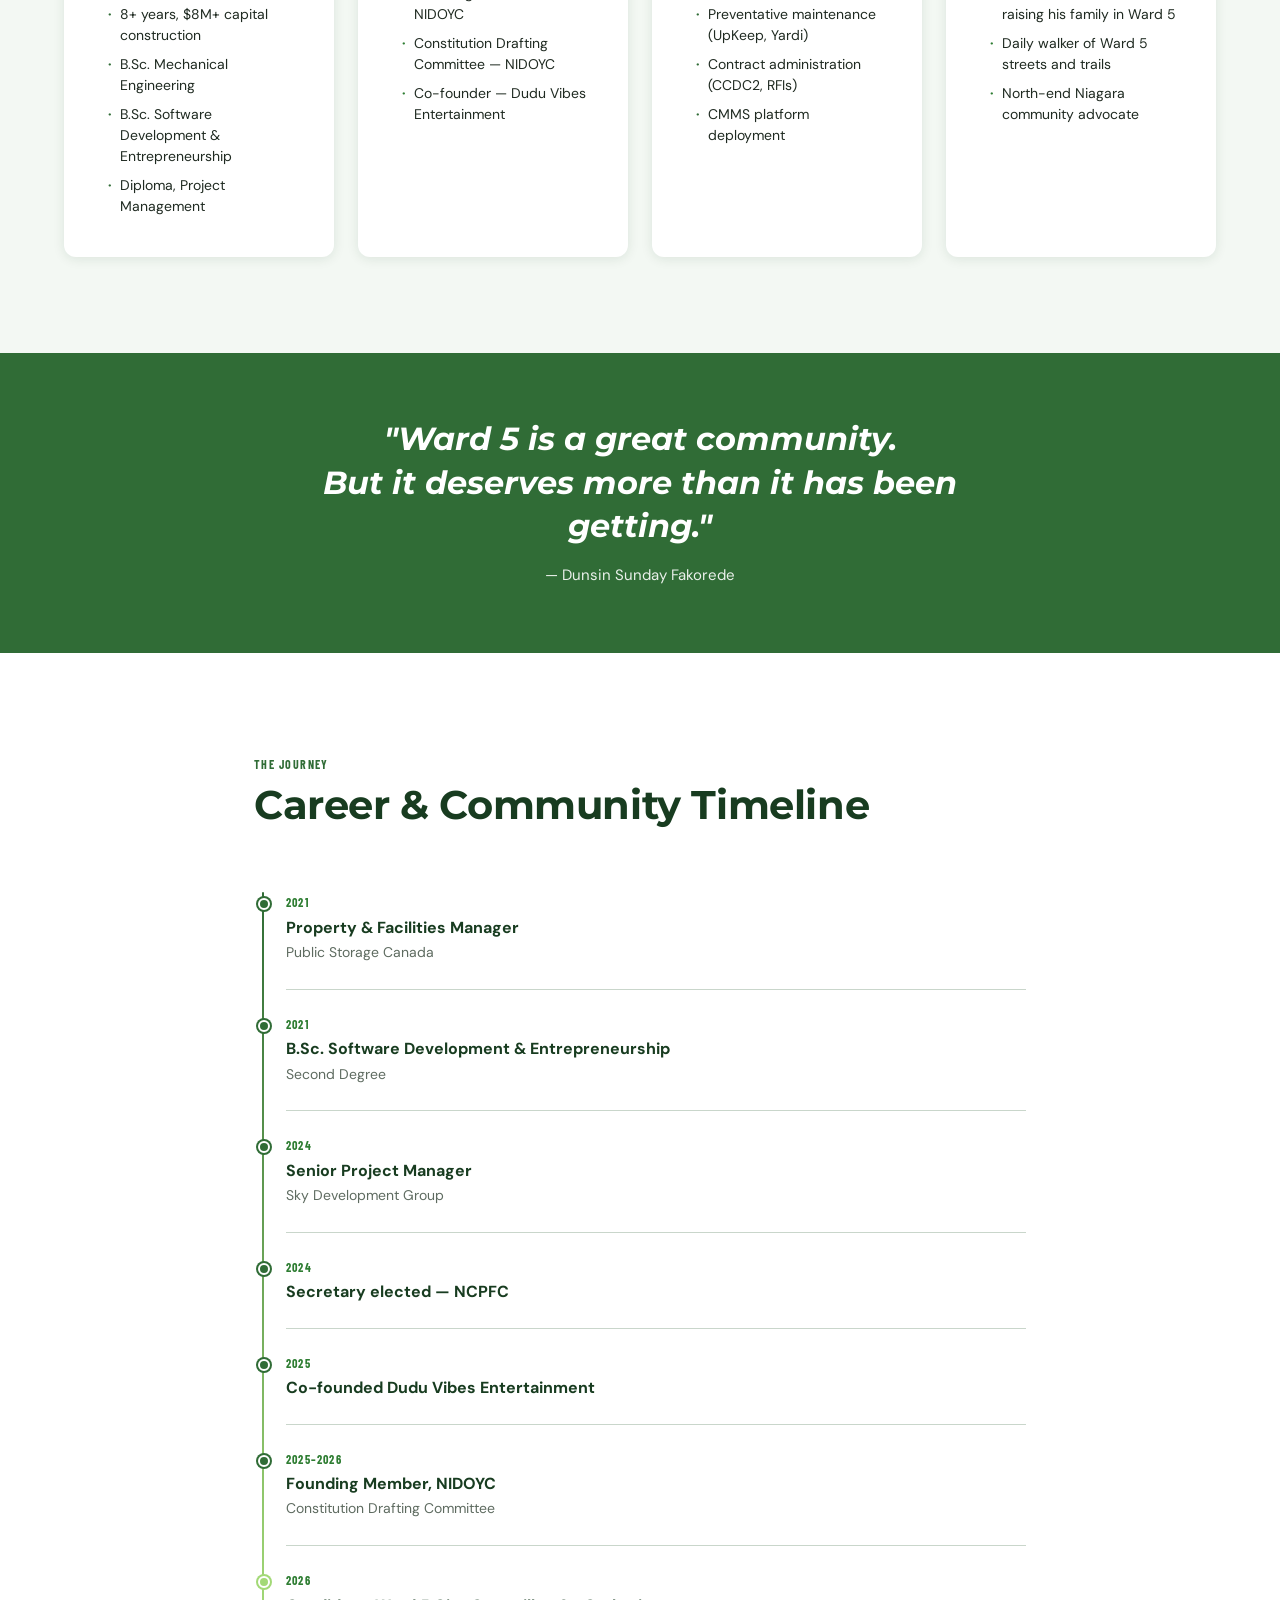
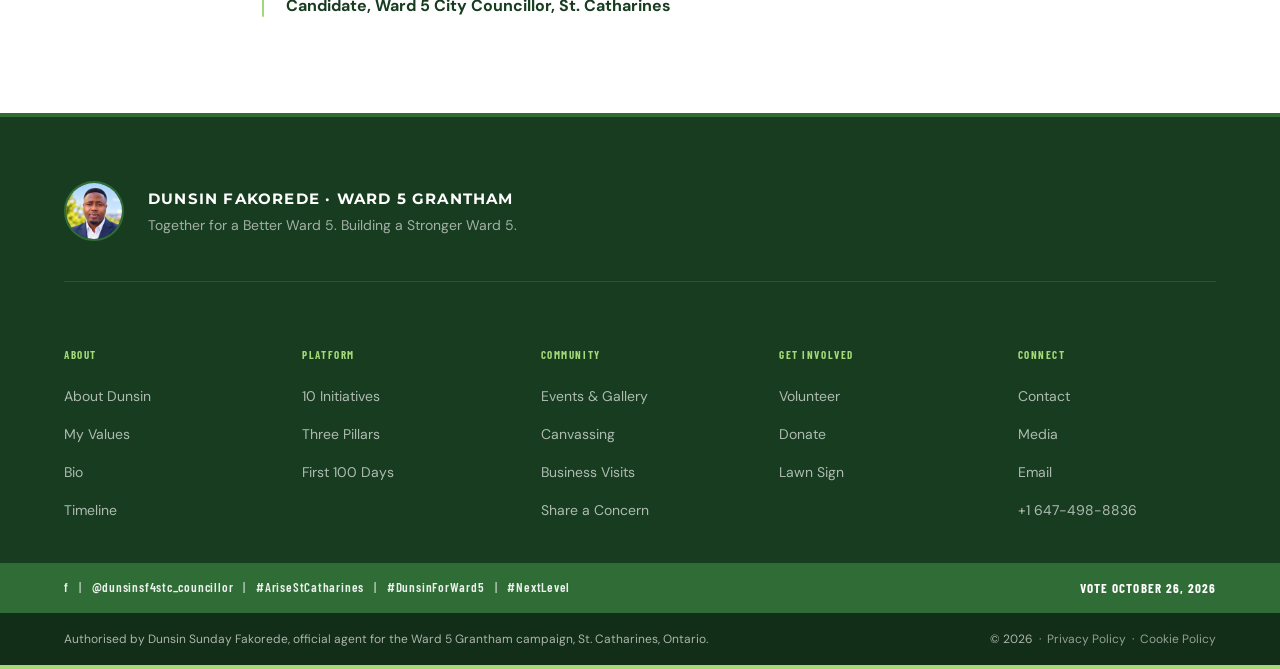
<file: about.html>
<!DOCTYPE html>
<html lang="en">
<head>
  <meta charset="UTF-8">
  <meta name="viewport" content="width=device-width, initial-scale=1">
  <title>About Dunsin Fakorede | Ward 5 Candidate | St. Catharines 2026</title>

  <meta name="description" content="Meet Dunsin Sunday Fakorede — Senior Project Manager, community leader, and Ward 5 candidate. Learn about his credentials, values, and vision for Ward 5 Grantham.">
  <meta name="keywords" content="Ward 5 Grantham councillor, St. Catharines election 2026, Dunsin Fakorede, Arise St. Catharines, municipal election, October 26 2026">
  <meta name="author" content="Dunsin Sunday Fakorede">
  <meta name="robots" content="index, follow">
  <link rel="canonical" href="https://www.dunsin4stcward5councillor.ca/about.html">

  <meta property="og:type" content="website">
  <meta property="og:url" content="https://www.dunsin4stcward5councillor.ca/about.html">
  <meta property="og:title" content="About Dunsin Fakorede — Ward 5 City Councillor 2026">
  <meta property="og:description" content="Senior Project Manager, community builder, and Ward 5 neighbour running for City Councillor in St. Catharines.">
  <meta property="og:image" content="https://www.dunsin4stcward5councillor.ca/assets/images/og-image.jpg">
  <meta name="twitter:card" content="summary_large_image">
  <meta name="twitter:title" content="About Dunsin Fakorede — Ward 5 City Councillor 2026">
  <meta name="twitter:description" content="Senior Project Manager, community builder, and Ward 5 neighbour running for City Councillor.">
  <meta name="twitter:image" content="https://www.dunsin4stcward5councillor.ca/assets/images/og-image.jpg">

  <link rel="icon" href="favicon.svg" type="image/svg+xml">
  <link rel="icon" href="favicon.ico" type="image/x-icon">
  <link rel="apple-touch-icon" href="assets/images/favicon-180.png">

  <link rel="preconnect" href="https://fonts.googleapis.com">
  <link rel="preconnect" href="https://fonts.gstatic.com" crossorigin>
  <link rel="stylesheet" href="https://fonts.googleapis.com/css2?family=Montserrat:wght@400;700;900&family=DM+Sans:wght@400;500;700&family=Barlow+Condensed:wght@400;600;700&display=swap">

  <link rel="stylesheet" href="assets/css/main.css">
  <link rel="stylesheet" href="assets/css/navbar.css">
  <link rel="stylesheet" href="assets/css/hero.css">
  <link rel="stylesheet" href="assets/css/components.css">
  <link rel="stylesheet" href="assets/css/forms.css">
  <link rel="stylesheet" href="assets/css/footer.css">
  <link rel="stylesheet" href="assets/css/pages/about.css">

  <script async src="https://www.googletagmanager.com/gtag/js?id=G-VTDVLBJFLK"></script>
  <script>
    window.dataLayer=window.dataLayer||[];
    function gtag(){dataLayer.push(arguments);}
    gtag('js',new Date());gtag('config','G-VTDVLBJFLK');
  </script>
</head>
<body>

  <div id="election-banner" role="alert" aria-live="polite">
    🗳 Election Day — October 26, 2026
  </div>

  <a class="skip-link" href="#main-content">Skip to main content</a>

  <nav class="navbar" role="navigation" aria-label="Main navigation">
    <div class="navbar__inner">
      <a href="index.html" class="navbar__logo" aria-label="Dunsin Fakorede — Ward 5, go to homepage">
        <span class="navbar__logo-text">DUNSIN<span class="navbar__logo-divider"> | </span><span>WARD 5</span></span>
      </a>
      <ul class="navbar__links" role="list">
        <li><a href="index.html">Home</a></li>
        <li><a href="about.html">About</a></li>
        <li><a href="platform.html">Platform</a></li>
        <li><a href="first-100-days.html">First 100 Days</a></li>
        <li><a href="community.html">Community</a></li>
        <li><a href="get-involved.html">Get Involved</a></li>
        <li><a href="contact.html">Contact</a></li>
      </ul>
      <a href="donate.html" class="navbar__donate" aria-label="Donate to the campaign">Donate <span class="arrow">→</span></a>
      <button class="navbar__hamburger" aria-expanded="false" aria-controls="mobile-nav" aria-label="Open navigation menu">
        <span></span><span></span><span></span>
      </button>
    </div>
  </nav>

  <div class="mobile-nav" id="mobile-nav" role="dialog" aria-modal="true" aria-label="Navigation menu">
    <ul class="mobile-nav__links" role="list">
      <li><a href="index.html">Home</a></li>
      <li><a href="about.html">About</a></li>
      <li><a href="platform.html">Platform</a></li>
      <li><a href="first-100-days.html">First 100 Days</a></li>
      <li><a href="community.html">Community</a></li>
      <li><a href="get-involved.html">Get Involved</a></li>
      <li><a href="contact.html">Contact</a></li>
    </ul>
    <a href="donate.html" class="mobile-nav__donate">Donate →</a>
    <div class="mobile-nav__footer">
      <p>#AriseStCatharines · #DunsinForWard5</p>
      <p class="vote-date">Vote — October 26, 2026</p>
    </div>
  </div>

  <main id="main-content">

    <!-- Campaign banner -->
    <div class="page-banner">
      <img
        src="assets/images/banner.jpg"
        srcset="assets/images/banner-768.jpg 768w, assets/images/banner-1200.jpg 1200w, assets/images/banner.jpg 2003w"
        sizes="100vw"
        alt="Dunsin Fakorede for City Councillor — Ward 5, Grantham"
        class="page-banner__img"
        width="2003" height="771">
    </div>

    <!-- ═══════════════════════════════════════════════════════════
         HERO — ASSET A background + rgba(24, 60, 32, 0.85) overlay
         ═══════════════════════════════════════════════════════════ -->
    <section class="hero hero--bg-banner hero--about" aria-label="About page hero">
      <div class="hero__overlay hero__overlay--85" aria-hidden="true"></div>
      <div class="hero__inner">
        <div class="container">
          <div class="hero__content--centered">
            <span class="hero__label">About the Candidate</span>
            <h1 class="hero__title">Dunsin Sunday Fakorede</h1>
            <p class="hero__subtext">
              Your Ward 5 neighbour, project manager,<br>
              and community builder.
            </p>
          </div>
        </div>
      </div>
    </section>


    <!-- ═══════════════════════════════════════════════════════════
         BIO SECTION
         Left: headshot.jpg · Right: exact approved bio
         ═══════════════════════════════════════════════════════════ -->
    <section class="section bio-section" id="bio">
      <div class="container">
        <div class="two-col-section two-col-section--40-60 reveal">

          <div class="two-col-section__image">
            <img
              src="assets/images/headshot.jpg"
              alt="Dunsin Fakorede — approachable community leader and Ward 5 neighbour"
              class="two-col-section__photo two-col-section__photo--warm"
              width="500">
          </div>

          <div class="bio-text">
            <p>
              Dunsin Sunday Fakorede is a Senior Project Manager
              and mechanical engineer with 8+ years of hands-on
              experience delivering $8M+ in capital construction
              projects across Ontario. He holds degrees in both
              Mechanical Engineering and Software Development,
              and has built a career that bridges physical
              infrastructure and digital technology.
            </p>
            <p>
              In his community, he serves as Secretary of the
              Nigerian Community and Professionals Forum of Canada
              (NCPFC), is a founding member of the Nigerians in
              Diaspora Organization Youth Council, and served on
              its Constitution Drafting Committee — someone who
              does not just participate in community, but helps
              build its foundations.
            </p>
            <p>
              One of the co-founders of Dudu Vibes Entertainment,
              he has brought people together across the Niagara
              region for years. He lives in the heart of Ward 5
              and is running because this community deserves a
              councillor with the credentials to deliver, the
              community ties to listen, and the record to prove both.
            </p>
            <p>
              Above all, Dunsin is a husband and father whose
              family calls Ward 5 home. Every priority he brings
              to the council table — safer streets, better transit,
              affordable housing — is grounded in one simple question:
              is this good for the families raising their children
              here? That personal stake makes his commitment real,
              not political.
            </p>
            <p>
              Dunsin is running for Ward 5 because the skills that
              make a great project manager — accountability,
              precision, and delivery on time and on budget — are
              exactly the skills City Hall needs at the ward
              council table.
            </p>
          </div>

        </div>
      </div>
    </section>


    <!-- ═══════════════════════════════════════════════════════════
         MY VALUES SECTION
         Full width · teal 4px left accent bar
         ═══════════════════════════════════════════════════════════ -->
    <section class="section values-section" id="values">
      <div class="container">
        <div class="values-block reveal">

          <span class="label">My Values</span>
          <h2>Championing Diversity in Ward 5</h2>

          <p>
            Ward 5 is one of the most culturally diverse corners
            of St. Catharines — and that diversity is one of its
            greatest strengths. As Secretary of the Nigerian
            Community and Professionals Forum of Canada and
            co-founder of Dudu Vibes Entertainment, I have spent
            years building bridges across communities — not just
            attending events but actively creating the spaces
            where people come together.
          </p>

          <p>
            Championing diversity for me is not a campaign
            promise. It is already my lived practice.
          </p>

          <p>
            As councillor, I will ensure that every Ward 5
            resident — regardless of where they were born,
            what language they speak at home, or how long they
            have lived here — feels genuinely represented at
            City Hall. I will advocate for multilingual
            communications on Ward 5 matters, support cultural
            programming through the City's grants infrastructure,
            and ensure our community events, our community
            centre, and our public spaces reflect the full
            richness of who we are.
          </p>

          <p>
            Representation at the council table is where
            diversity either gets championed or gets ignored.
            I intend to champion it.
          </p>

          <div class="value-pills">
            <span class="value-pill">Community First</span>
            <span class="value-pill">Every Voice Heard</span>
            <span class="value-pill">Representation That Reflects Ward 5</span>
          </div>

        </div>
      </div>
    </section>


    <!-- ═══════════════════════════════════════════════════════════
         CREDENTIALS GRID — 4 cards
         Teal icon = Professional / Technical
         Gold icon  = Community / Ward 5 Roots
         ═══════════════════════════════════════════════════════════ -->
    <section class="section credentials-section" id="credentials">
      <div class="container">

        <div class="section-header section-header--center reveal">
          <span class="label">Qualifications</span>
          <h2>What Dunsin Brings to the Table</h2>
        </div>

        <div class="credentials-grid reveal">

          <div class="credential-card">
            <span class="credential-card__icon" aria-hidden="true">💼</span>
            <p class="credential-card__title">Professional</p>
            <ul>
              <li>Senior Project Manager, Sky Development Group</li>
              <li>8+ years, $8M+ capital construction</li>
              <li>B.Sc. Mechanical Engineering</li>
              <li>B.Sc. Software Development &amp; Entrepreneurship</li>
              <li>Diploma, Project Management</li>
            </ul>
          </div>

          <div class="credential-card credential-card--leaf">
            <span class="credential-card__icon" aria-hidden="true">🌍</span>
            <p class="credential-card__title">Community</p>
            <ul>
              <li>Secretary — NCPFC</li>
              <li>Founding Member — NIDOYC</li>
              <li>Constitution Drafting Committee — NIDOYC</li>
              <li>Co-founder — Dudu Vibes Entertainment</li>
            </ul>
          </div>

          <div class="credential-card">
            <span class="credential-card__icon" aria-hidden="true">⚙️</span>
            <p class="credential-card__title">Technical</p>
            <ul>
              <li>Capital construction and CAPEX delivery</li>
              <li>Preventative maintenance (UpKeep, Yardi)</li>
              <li>Contract administration (CCDC2, RFIs)</li>
              <li>CMMS platform deployment</li>
            </ul>
          </div>

          <div class="credential-card credential-card--leaf">
            <span class="credential-card__icon" aria-hidden="true">🏘️</span>
            <p class="credential-card__title">Ward 5 Roots</p>
            <ul>
              <li>Ward 5 Grantham resident</li>
              <li>Husband and father raising his family in Ward 5</li>
              <li>Daily walker of Ward 5 streets and trails</li>
              <li>North-end Niagara community advocate</li>
            </ul>
          </div>

        </div>
      </div>
    </section>


    <!-- ═══════════════════════════════════════════════════════════
         PULL QUOTE — teal background
         ═══════════════════════════════════════════════════════════ -->
    <div class="pull-quote" role="figure" aria-label="Candidate quote">
      <div class="container">
        <blockquote>
          <p class="pull-quote__text">
            "Ward 5 is a great community.<br>
            But it deserves more than it has been getting."
          </p>
          <p class="pull-quote__attribution">— Dunsin Sunday Fakorede</p>
        </blockquote>
      </div>
    </div>


    <!-- ═══════════════════════════════════════════════════════════
         CAREER TIMELINE
         ═══════════════════════════════════════════════════════════ -->
    <section class="section timeline-section" id="timeline">
      <div class="container container--narrow">

        <div class="section-header reveal">
          <span class="label">The Journey</span>
          <h2>Career &amp; Community Timeline</h2>
        </div>

        <div class="timeline reveal">

          <div class="timeline__item">
            <span class="timeline__dot" aria-hidden="true"></span>
            <p class="timeline__year">2021</p>
            <p class="timeline__role">Property &amp; Facilities Manager</p>
            <p class="timeline__org">Public Storage Canada</p>
          </div>

          <div class="timeline__item">
            <span class="timeline__dot" aria-hidden="true"></span>
            <p class="timeline__year">2021</p>
            <p class="timeline__role">B.Sc. Software Development &amp; Entrepreneurship</p>
            <p class="timeline__org">Second Degree</p>
          </div>

          <div class="timeline__item">
            <span class="timeline__dot" aria-hidden="true"></span>
            <p class="timeline__year">2024</p>
            <p class="timeline__role">Senior Project Manager</p>
            <p class="timeline__org">Sky Development Group</p>
          </div>

          <div class="timeline__item">
            <span class="timeline__dot" aria-hidden="true"></span>
            <p class="timeline__year">2024</p>
            <p class="timeline__role">Secretary elected — NCPFC</p>
          </div>

          <div class="timeline__item">
            <span class="timeline__dot" aria-hidden="true"></span>
            <p class="timeline__year">2025</p>
            <p class="timeline__role">Co-founded Dudu Vibes Entertainment</p>
          </div>

          <div class="timeline__item">
            <span class="timeline__dot" aria-hidden="true"></span>
            <p class="timeline__year">2025&#8211;2026</p>
            <p class="timeline__role">Founding Member, NIDOYC</p>
            <p class="timeline__org">Constitution Drafting Committee</p>
          </div>

          <div class="timeline__item">
            <span class="timeline__dot" aria-hidden="true"></span>
            <p class="timeline__year">2026</p>
            <p class="timeline__role">Candidate, Ward 5 City Councillor, St. Catharines</p>
          </div>

        </div>
      </div>
    </section>

  </main>

  <footer class="footer" role="contentinfo">
    <div class="footer__main">
      <div class="container">
        <div class="footer__brand">
          <img src="assets/images/headshot-160.jpg" alt="Dunsin Fakorede" class="footer__headshot" width="60" height="60">
          <div>
            <p class="footer__candidate">Dunsin Fakorede · Ward 5 Grantham</p>
            <p class="footer__slogan">Together for a Better Ward 5. Building a Stronger Ward 5.</p>
          </div>
        </div>
        <nav class="footer__columns" aria-label="Footer navigation">
          <div class="footer__col">
            <p class="footer__col-title">About</p>
            <ul>
              <li><a href="about.html">About Dunsin</a></li>
              <li><a href="about.html#values">My Values</a></li>
              <li><a href="about.html#bio">Bio</a></li>
              <li><a href="about.html#timeline">Timeline</a></li>
            </ul>
          </div>
          <div class="footer__col">
            <p class="footer__col-title">Platform</p>
            <ul>
              <li><a href="platform.html">10 Initiatives</a></li>
              <li><a href="platform.html#pillars">Three Pillars</a></li>
              <li><a href="first-100-days.html">First 100 Days</a></li>
            </ul>
          </div>
          <div class="footer__col">
            <p class="footer__col-title">Community</p>
            <ul>
              <li><a href="community.html">Events &amp; Gallery</a></li>
              <li><a href="community.html">Canvassing</a></li>
              <li><a href="community.html">Business Visits</a></li>
              <li><a href="index.html#share-your-concern">Share a Concern</a></li>
            </ul>
          </div>
          <div class="footer__col">
            <p class="footer__col-title">Get Involved</p>
            <ul>
              <li><a href="get-involved.html">Volunteer</a></li>
              <li><a href="donate.html">Donate</a></li>
              <li><a href="get-involved.html#lawn-sign">Lawn Sign</a></li>
            </ul>
          </div>
          <div class="footer__col">
            <p class="footer__col-title">Connect</p>
            <ul>
              <li><a href="contact.html">Contact</a></li>
              <li><a href="contact.html#media">Media</a></li>
              <li><a href="mailto:dunsin4ward5councillor@gmail.com">Email</a></li>
              <li><a href="tel:+16474988836">+1 647-498-8836</a></li>
            </ul>
          </div>
        </nav>
      </div>
    </div>

    <div class="footer__hashtag-bar">
      <div class="container">
        <div class="footer__hashtag-inner">
          <div class="footer__social">
            <a href="https://www.facebook.com/share/17fxyguoDM/?mibextid=wwXIfr" class="footer__social-link" target="_blank" rel="noopener noreferrer" aria-label="Facebook">f</a>
            <span class="footer__divider">|</span>
            <a href="https://www.instagram.com/dunsinsf4stc_councillor?igsh=MW0xd2ZyOTN4ZHZvYQ%3D%3D&amp;utm_source=qr" class="footer__social-link" target="_blank" rel="noopener noreferrer" aria-label="Instagram">@dunsinsf4stc_councillor</a>
            <span class="footer__divider">|</span>
            #AriseStCatharines
            <span class="footer__divider">|</span>
            #DunsinForWard5
            <span class="footer__divider">|</span>
            #NextLevel
          </div>
          <p class="footer__vote">Vote October 26, 2026</p>
        </div>
      </div>
    </div>

    <div class="footer__legal-bar">
      <div class="container">
        <p class="footer__legal-text">Authorised by Dunsin Sunday Fakorede, official agent for the Ward 5 Grantham campaign, St. Catharines, Ontario.</p>
        <p class="footer__legal-links">© 2026 &nbsp;·&nbsp; <a href="privacy.html">Privacy Policy</a> &nbsp;·&nbsp; <a href="privacy.html#cookies">Cookie Policy</a></p>
      </div>
    </div>
  </footer>

  <button class="back-to-top" aria-label="Back to top">↑</button>

  <div id="cookie-banner" role="dialog" aria-label="Cookie consent">
    <p>This site uses cookies for analytics. <a href="privacy.html#cookies">Learn more</a>.</p>
    <button class="btn btn--sm btn--primary" onclick="localStorage.setItem('cc','1');document.getElementById('cookie-banner').style.display='none'" aria-label="Accept cookies">Accept</button>
  </div>

  <script src="assets/js/mobile-nav.js"></script>
  <script src="assets/js/cookie-consent.js"></script>
  <script src="assets/js/election-banner.js"></script>
  <script src="assets/js/scroll-animations.js"></script>
  <script src="assets/js/main.js"></script>

</body>
</html>
</file>
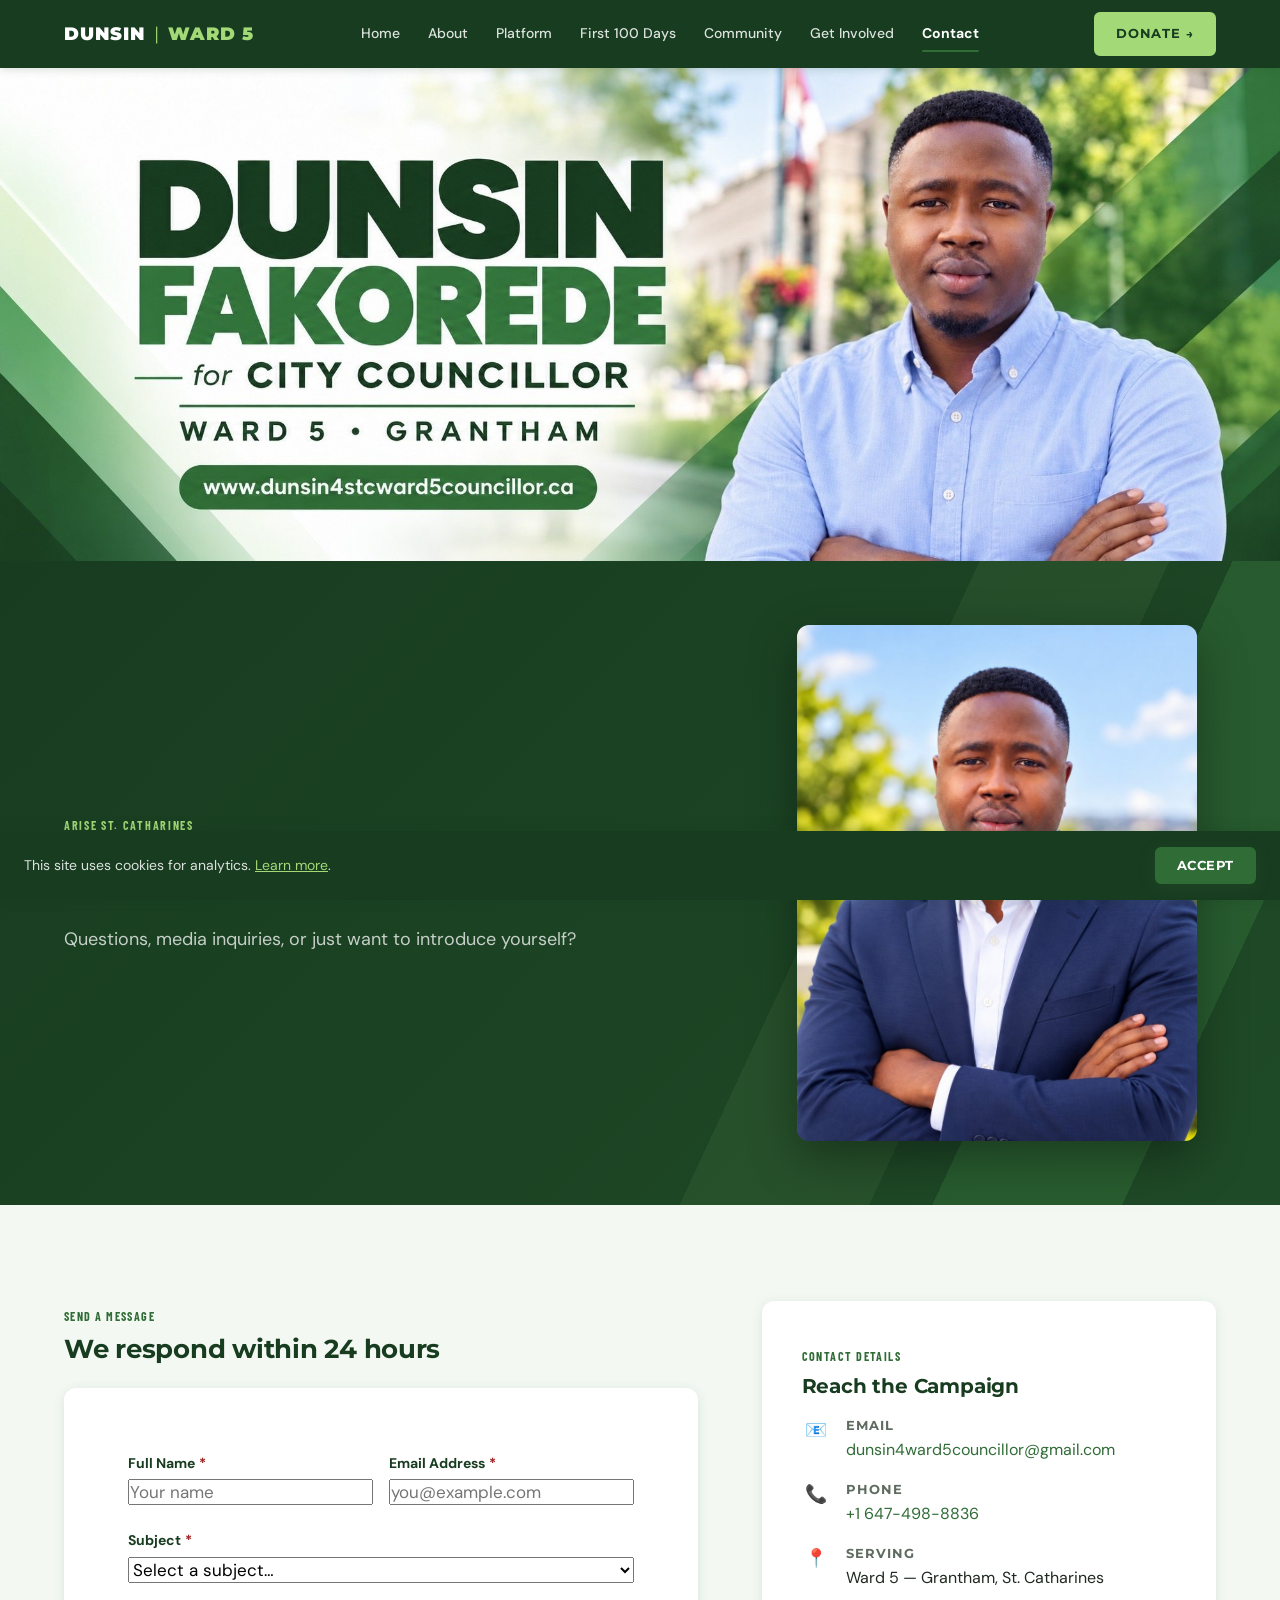
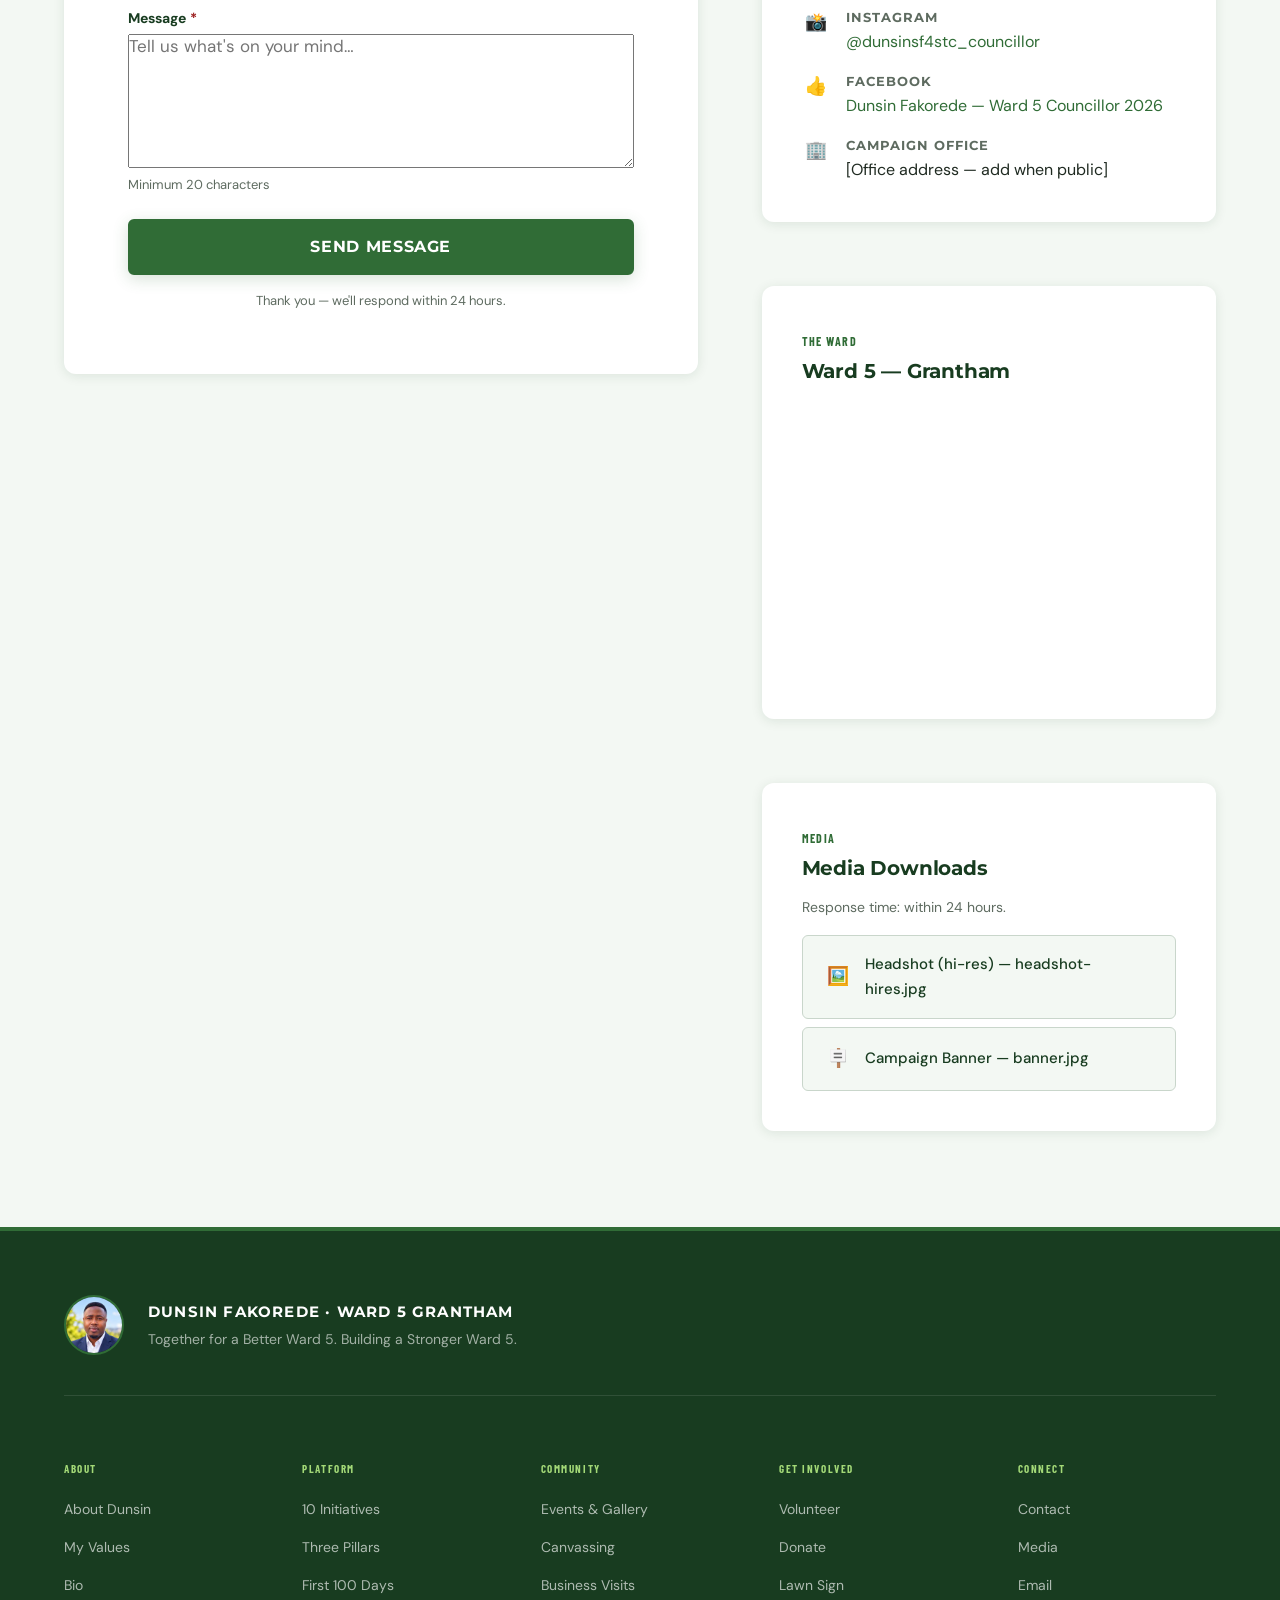
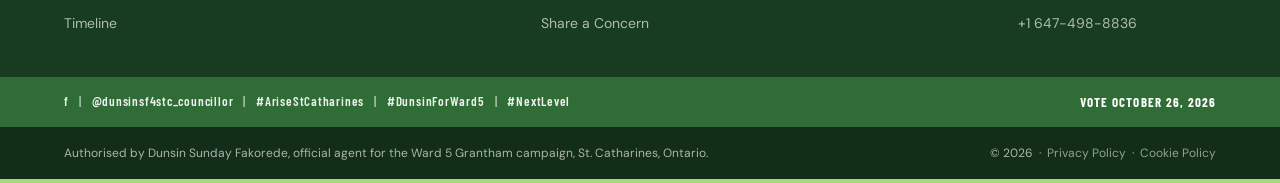
<file: contact.html>
<!DOCTYPE html>
<html lang="en">
<head>
  <meta charset="UTF-8">
  <meta name="viewport" content="width=device-width, initial-scale=1">
  <title>Contact Dunsin Fakorede | Ward 5 Campaign | St. Catharines 2026</title>

  <meta name="description" content="Get in touch with the Dunsin Fakorede for Ward 5 campaign. Questions, media inquiries, or just want to introduce yourself — we respond within 24 hours.">
  <meta name="keywords" content="Ward 5 Grantham councillor, St. Catharines election 2026, Dunsin Fakorede, Arise St. Catharines, municipal election, October 26 2026">
  <meta name="author" content="Dunsin Sunday Fakorede">
  <meta name="robots" content="index, follow">
  <link rel="canonical" href="https://www.dunsin4stcward5councillor.ca/contact.html">

  <meta property="og:type" content="website">
  <meta property="og:url" content="https://www.dunsin4stcward5councillor.ca/contact.html">
  <meta property="og:title" content="Contact Dunsin Fakorede — Ward 5 Campaign 2026">
  <meta property="og:description" content="Questions, media inquiries, or just want to say hello. Get in touch with the Ward 5 campaign team.">
  <meta property="og:image" content="https://www.dunsin4stcward5councillor.ca/assets/images/og-image.jpg">
  <meta name="twitter:card" content="summary_large_image">
  <meta name="twitter:title" content="Contact Dunsin Fakorede — Ward 5 Campaign 2026">
  <meta name="twitter:description" content="Questions, media inquiries, or just want to say hello. We respond within 24 hours.">
  <meta name="twitter:image" content="https://www.dunsin4stcward5councillor.ca/assets/images/og-image.jpg">

  <link rel="icon" href="favicon.svg" type="image/svg+xml">
  <link rel="icon" href="favicon.ico" type="image/x-icon">
  <link rel="apple-touch-icon" href="assets/images/favicon-180.png">

  <link rel="preconnect" href="https://fonts.googleapis.com">
  <link rel="preconnect" href="https://fonts.gstatic.com" crossorigin>
  <link rel="stylesheet" href="https://fonts.googleapis.com/css2?family=Montserrat:wght@400;700;900&family=DM+Sans:wght@400;500;700&family=Barlow+Condensed:wght@400;600;700&display=swap">

  <link rel="stylesheet" href="assets/css/main.css">
  <link rel="stylesheet" href="assets/css/navbar.css">
  <link rel="stylesheet" href="assets/css/hero.css">
  <link rel="stylesheet" href="assets/css/components.css">
  <link rel="stylesheet" href="assets/css/forms.css">
  <link rel="stylesheet" href="assets/css/footer.css">
  <link rel="stylesheet" href="assets/css/pages/contact.css">

  <script async src="https://www.googletagmanager.com/gtag/js?id=G-VTDVLBJFLK"></script>
  <script>
    window.dataLayer=window.dataLayer||[];
    function gtag(){dataLayer.push(arguments);}
    gtag('js',new Date());gtag('config','G-VTDVLBJFLK');
  </script>
</head>
<body>

  <div id="election-banner" role="alert" aria-live="polite">
    🗳 Election Day — October 26, 2026
  </div>

  <a class="skip-link" href="#main-content">Skip to main content</a>

  <nav class="navbar" role="navigation" aria-label="Main navigation">
    <div class="navbar__inner">
      <a href="index.html" class="navbar__logo" aria-label="Dunsin Fakorede — Ward 5, go to homepage">
        <span class="navbar__logo-text">DUNSIN<span class="navbar__logo-divider"> | </span><span>WARD 5</span></span>
      </a>
      <ul class="navbar__links" role="list">
        <li><a href="index.html">Home</a></li>
        <li><a href="about.html">About</a></li>
        <li><a href="platform.html">Platform</a></li>
        <li><a href="first-100-days.html">First 100 Days</a></li>
        <li><a href="community.html">Community</a></li>
        <li><a href="get-involved.html">Get Involved</a></li>
        <li><a href="contact.html">Contact</a></li>
      </ul>
      <a href="donate.html" class="navbar__donate" aria-label="Donate to the campaign">Donate <span class="arrow">→</span></a>
      <button class="navbar__hamburger" aria-expanded="false" aria-controls="mobile-nav" aria-label="Open navigation menu">
        <span></span><span></span><span></span>
      </button>
    </div>
  </nav>

  <div class="mobile-nav" id="mobile-nav" role="dialog" aria-modal="true" aria-label="Navigation menu">
    <ul class="mobile-nav__links" role="list">
      <li><a href="index.html">Home</a></li>
      <li><a href="about.html">About</a></li>
      <li><a href="platform.html">Platform</a></li>
      <li><a href="first-100-days.html">First 100 Days</a></li>
      <li><a href="community.html">Community</a></li>
      <li><a href="get-involved.html">Get Involved</a></li>
      <li><a href="contact.html">Contact</a></li>
    </ul>
    <a href="donate.html" class="mobile-nav__donate">Donate →</a>
    <div class="mobile-nav__footer">
      <p>#AriseStCatharines · #DunsinForWard5</p>
      <p class="vote-date">Vote — October 26, 2026</p>
    </div>
  </div>

  <main id="main-content">

    <!-- Campaign banner -->
    <div class="page-banner">
      <img
        src="assets/images/banner.jpg"
        srcset="assets/images/banner-768.jpg 768w, assets/images/banner-1200.jpg 1200w, assets/images/banner.jpg 2003w"
        sizes="100vw"
        alt="Dunsin Fakorede for City Councillor — Ward 5, Grantham"
        class="page-banner__img"
        width="2003" height="771">
    </div>

    <!-- ═══════════════════════════════════════════════════════════
         HERO — ASSET A background + rgba(24, 60, 32, 0.85) overlay
         LEFT: label / H1 / subtext
         RIGHT: headshot.jpg
         ═══════════════════════════════════════════════════════════ -->
    <section class="hero hero--bg-banner hero--contact" aria-label="Contact page hero">
      <div class="hero__overlay hero__overlay--85" aria-hidden="true"></div>
      <div class="hero__inner">
        <div class="container">
          <div class="hero__content--two-col">

            <div>
              <span class="hero__label">Arise St. Catharines</span>
              <h1 class="hero__title">Get in Touch</h1>
              <p class="hero__subtext">
                Questions, media inquiries, or just want
                to introduce yourself?
              </p>
            </div>

            <div class="hero__image-col">
              <img
                src="assets/images/headshot.jpg"
                alt="Dunsin Fakorede — approachable and ready to listen"
                class="hero__headshot-rect"
                width="400">
            </div>

          </div>
        </div>
      </div>
    </section>


    <!-- ═══════════════════════════════════════════════════════════
         CONTACT MAIN — two-col: form LEFT, details + media RIGHT
         ═══════════════════════════════════════════════════════════ -->
    <section class="section contact-main-section" id="contact-form" aria-label="Contact form and details">
      <div class="container">
        <div class="contact-two-col">

          <!-- ─── LEFT: Contact Form ─────────────────────────── -->
          <div class="contact-form-col">

            <div class="reveal">
              <span class="label">Send a Message</span>
              <h2 class="contact-col-title">We respond within 24 hours</h2>
            </div>

            <form
              class="form form--card reveal"
              name="contact-general"
              method="POST"
              action="https://formspree.io/f/maqzzpaj"
              novalidate>

              <input type="hidden" name="_next" value="forms/contact-success.html">
              <input type="hidden" name="_subject" value="New contact message — Dunsin Ward 5">

              <div style="display:none" aria-hidden="true">
                <label>Don't fill this out: <input name="_gotcha" tabindex="-1" autocomplete="off"></label>
              </div>

              <div class="form-row">
                <div class="form-group">
                  <label class="form-label" for="con-name">
                    Full Name <span class="required" aria-label="required">*</span>
                  </label>
                  <input class="form-input" type="text" id="con-name" name="full_name"
                         placeholder="Your name" required autocomplete="name">
                </div>
                <div class="form-group">
                  <label class="form-label" for="con-email">
                    Email Address <span class="required" aria-label="required">*</span>
                  </label>
                  <input class="form-input" type="email" id="con-email" name="email"
                         placeholder="you@example.com" required autocomplete="email">
                </div>
              </div>

              <div class="form-group">
                <label class="form-label" for="con-subject">
                  Subject <span class="required" aria-label="required">*</span>
                </label>
                <select class="form-input form-select" id="con-subject" name="subject" required>
                  <option value="" disabled selected>Select a subject…</option>
                  <option value="general">General Inquiry</option>
                  <option value="volunteer">Volunteer</option>
                  <option value="media">Media Inquiry</option>
                  <option value="lawn_sign">Lawn Sign</option>
                  <option value="event_invitation">Event Invitation</option>
                  <option value="endorsement">Endorsement</option>
                  <option value="other">Other</option>
                </select>
              </div>

              <div class="form-group">
                <label class="form-label" for="con-message">
                  Message <span class="required" aria-label="required">*</span>
                </label>
                <textarea class="form-input form-textarea" id="con-message" name="message"
                          rows="6" minlength="20"
                          placeholder="Tell us what's on your mind…"
                          required></textarea>
                <span class="form-hint">Minimum 20 characters</span>
              </div>

              <div class="form-submit">
                <button type="submit" class="btn btn--primary btn--lg btn--full">
                  Send Message
                </button>
                <p class="form-privacy">
                  Thank you — we'll respond within 24 hours.
                </p>
              </div>

            </form>

          </div><!-- /.contact-form-col -->


          <!-- ─── RIGHT: Details + Media ─────────────────────── -->
          <div class="contact-sidebar">

            <!-- Contact Details -->
            <div class="contact-sidebar__block reveal">
              <span class="label">Contact Details</span>
              <h3 class="contact-col-title contact-col-title--h3">Reach the Campaign</h3>

              <div class="contact-details">

                <div class="contact-detail">
                  <span class="contact-detail__icon" aria-hidden="true">📧</span>
                  <div>
                    <p class="contact-detail__label">Email</p>
                    <p class="contact-detail__value">
                      <a href="mailto:dunsin4ward5councillor@gmail.com">dunsin4ward5councillor@gmail.com</a>
                    </p>
                  </div>
                </div>

                <div class="contact-detail">
                  <span class="contact-detail__icon" aria-hidden="true">📞</span>
                  <div>
                    <p class="contact-detail__label">Phone</p>
                    <p class="contact-detail__value"><a href="tel:+16474988836">+1 647-498-8836</a></p>
                  </div>
                </div>

                <div class="contact-detail">
                  <span class="contact-detail__icon" aria-hidden="true">📍</span>
                  <div>
                    <p class="contact-detail__label">Serving</p>
                    <p class="contact-detail__value">Ward 5 — Grantham, St. Catharines</p>
                  </div>
                </div>

                <div class="contact-detail">
                  <span class="contact-detail__icon" aria-hidden="true">📸</span>
                  <div>
                    <p class="contact-detail__label">Instagram</p>
                    <p class="contact-detail__value">
                      <a href="https://www.instagram.com/dunsinsf4stc_councillor?igsh=MW0xd2ZyOTN4ZHZvYQ%3D%3D&amp;utm_source=qr"
                         target="_blank" rel="noopener noreferrer">
                        @dunsinsf4stc_councillor
                      </a>
                    </p>
                  </div>
                </div>

                <div class="contact-detail">
                  <span class="contact-detail__icon" aria-hidden="true">👍</span>
                  <div>
                    <p class="contact-detail__label">Facebook</p>
                    <p class="contact-detail__value">
                      <a href="https://www.facebook.com/share/17fxyguoDM/?mibextid=wwXIfr" target="_blank" rel="noopener noreferrer">
                        Dunsin Fakorede — Ward 5 Councillor 2026
                      </a>
                    </p>
                  </div>
                </div>

                <div class="contact-detail">
                  <span class="contact-detail__icon" aria-hidden="true">🏢</span>
                  <div>
                    <p class="contact-detail__label">Campaign Office</p>
                    <p class="contact-detail__value">[Office address — add when public]</p>
                  </div>
                </div>

              </div>
            </div><!-- /.contact-sidebar__block -->


            <!-- Ward 5 Map -->
            <div class="contact-sidebar__block reveal" id="ward-map">
              <span class="label">The Ward</span>
              <h3 class="contact-col-title contact-col-title--h3">Ward 5 — Grantham</h3>
              <div class="ward-map">
                <iframe
                  src="https://www.google.com/maps/embed?pb=!1m18!1m12!1m3!1d42674.98637624978!2d-79.24375511860211!3d43.197162007083534!2m3!1f0!2f0!3f0!3m2!1i1024!2i768!4f13.1!3m3!1m2!1s0x89d350b9c8ff09cd%3A0x74c2f6b1f485c94e!2sGrantham%2C%20St.%20Catharines%2C%20ON!5e0!3m2!1sen!2sca!4v1781276053228!5m2!1sen!2sca"
                  width="100%"
                  height="280"
                  style="border:0; border-radius:8px; display:block;"
                  allowfullscreen=""
                  loading="lazy"
                  referrerpolicy="no-referrer-when-downgrade"
                  title="Map of Ward 5 Grantham, St. Catharines"
                  aria-label="Google Maps showing Ward 5 Grantham, St. Catharines"></iframe>
              </div>
            </div><!-- /.contact-sidebar__block -->


            <!-- Media Downloads -->
            <div class="contact-sidebar__block reveal" id="media">
              <span class="label">Media</span>
              <h3 class="contact-col-title contact-col-title--h3">Media Downloads</h3>
              <p class="contact-sidebar__media-intro">
                Response time: within 24 hours.
              </p>

              <div class="media-downloads">
                <a href="assets/images/headshot-hires.jpg" download
                   class="media-download-link" aria-label="Download high-resolution headshot">
                  <span class="media-download-link__icon" aria-hidden="true">🖼️</span>
                  Headshot (hi-res) — headshot-hires.jpg
                </a>
                <a href="assets/images/banner.jpg" download
                   class="media-download-link" aria-label="Download campaign banner">
                  <span class="media-download-link__icon" aria-hidden="true">🪧</span>
                  Campaign Banner — banner.jpg
                </a>
              </div>
            </div><!-- /.contact-sidebar__block -->

          </div><!-- /.contact-sidebar -->

        </div><!-- /.contact-two-col -->
      </div>
    </section>

  </main>

  <footer class="footer" role="contentinfo">
    <div class="footer__main">
      <div class="container">
        <div class="footer__brand">
          <img src="assets/images/headshot-160.jpg" alt="Dunsin Fakorede" class="footer__headshot" width="60" height="60">
          <div>
            <p class="footer__candidate">Dunsin Fakorede · Ward 5 Grantham</p>
            <p class="footer__slogan">Together for a Better Ward 5. Building a Stronger Ward 5.</p>
          </div>
        </div>
        <nav class="footer__columns" aria-label="Footer navigation">
          <div class="footer__col">
            <p class="footer__col-title">About</p>
            <ul>
              <li><a href="about.html">About Dunsin</a></li>
              <li><a href="about.html#values">My Values</a></li>
              <li><a href="about.html#bio">Bio</a></li>
              <li><a href="about.html#timeline">Timeline</a></li>
            </ul>
          </div>
          <div class="footer__col">
            <p class="footer__col-title">Platform</p>
            <ul>
              <li><a href="platform.html">10 Initiatives</a></li>
              <li><a href="platform.html#pillars">Three Pillars</a></li>
              <li><a href="first-100-days.html">First 100 Days</a></li>
            </ul>
          </div>
          <div class="footer__col">
            <p class="footer__col-title">Community</p>
            <ul>
              <li><a href="community.html">Events &amp; Gallery</a></li>
              <li><a href="community.html">Canvassing</a></li>
              <li><a href="community.html">Business Visits</a></li>
              <li><a href="index.html#share-your-concern">Share a Concern</a></li>
            </ul>
          </div>
          <div class="footer__col">
            <p class="footer__col-title">Get Involved</p>
            <ul>
              <li><a href="get-involved.html">Volunteer</a></li>
              <li><a href="donate.html">Donate</a></li>
              <li><a href="get-involved.html#lawn-sign">Lawn Sign</a></li>
            </ul>
          </div>
          <div class="footer__col">
            <p class="footer__col-title">Connect</p>
            <ul>
              <li><a href="contact.html">Contact</a></li>
              <li><a href="contact.html#media">Media</a></li>
              <li><a href="mailto:dunsin4ward5councillor@gmail.com">Email</a></li>
              <li><a href="tel:+16474988836">+1 647-498-8836</a></li>
            </ul>
          </div>
        </nav>
      </div>
    </div>

    <div class="footer__hashtag-bar">
      <div class="container">
        <div class="footer__hashtag-inner">
          <div class="footer__social">
            <a href="https://www.facebook.com/share/17fxyguoDM/?mibextid=wwXIfr" class="footer__social-link" target="_blank" rel="noopener noreferrer" aria-label="Facebook">f</a>
            <span class="footer__divider">|</span>
            <a href="https://www.instagram.com/dunsinsf4stc_councillor?igsh=MW0xd2ZyOTN4ZHZvYQ%3D%3D&amp;utm_source=qr" class="footer__social-link" target="_blank" rel="noopener noreferrer" aria-label="Instagram">@dunsinsf4stc_councillor</a>
            <span class="footer__divider">|</span>
            #AriseStCatharines
            <span class="footer__divider">|</span>
            #DunsinForWard5
            <span class="footer__divider">|</span>
            #NextLevel
          </div>
          <p class="footer__vote">Vote October 26, 2026</p>
        </div>
      </div>
    </div>

    <div class="footer__legal-bar">
      <div class="container">
        <p class="footer__legal-text">Authorised by Dunsin Sunday Fakorede, official agent for the Ward 5 Grantham campaign, St. Catharines, Ontario.</p>
        <p class="footer__legal-links">© 2026 &nbsp;·&nbsp; <a href="privacy.html">Privacy Policy</a> &nbsp;·&nbsp; <a href="privacy.html#cookies">Cookie Policy</a></p>
      </div>
    </div>
  </footer>

  <button class="back-to-top" aria-label="Back to top">↑</button>

  <div id="cookie-banner" role="dialog" aria-label="Cookie consent">
    <p>This site uses cookies for analytics. <a href="privacy.html#cookies">Learn more</a>.</p>
    <button class="btn btn--sm btn--primary" onclick="localStorage.setItem('cc','1');document.getElementById('cookie-banner').style.display='none'" aria-label="Accept cookies">Accept</button>
  </div>

  <script src="assets/js/mobile-nav.js"></script>
  <script src="assets/js/cookie-consent.js"></script>
  <script src="assets/js/election-banner.js"></script>
  <script src="assets/js/scroll-animations.js"></script>
  <script src="assets/js/forms.js"></script>
  <script src="assets/js/main.js"></script>

</body>
</html>
</file>
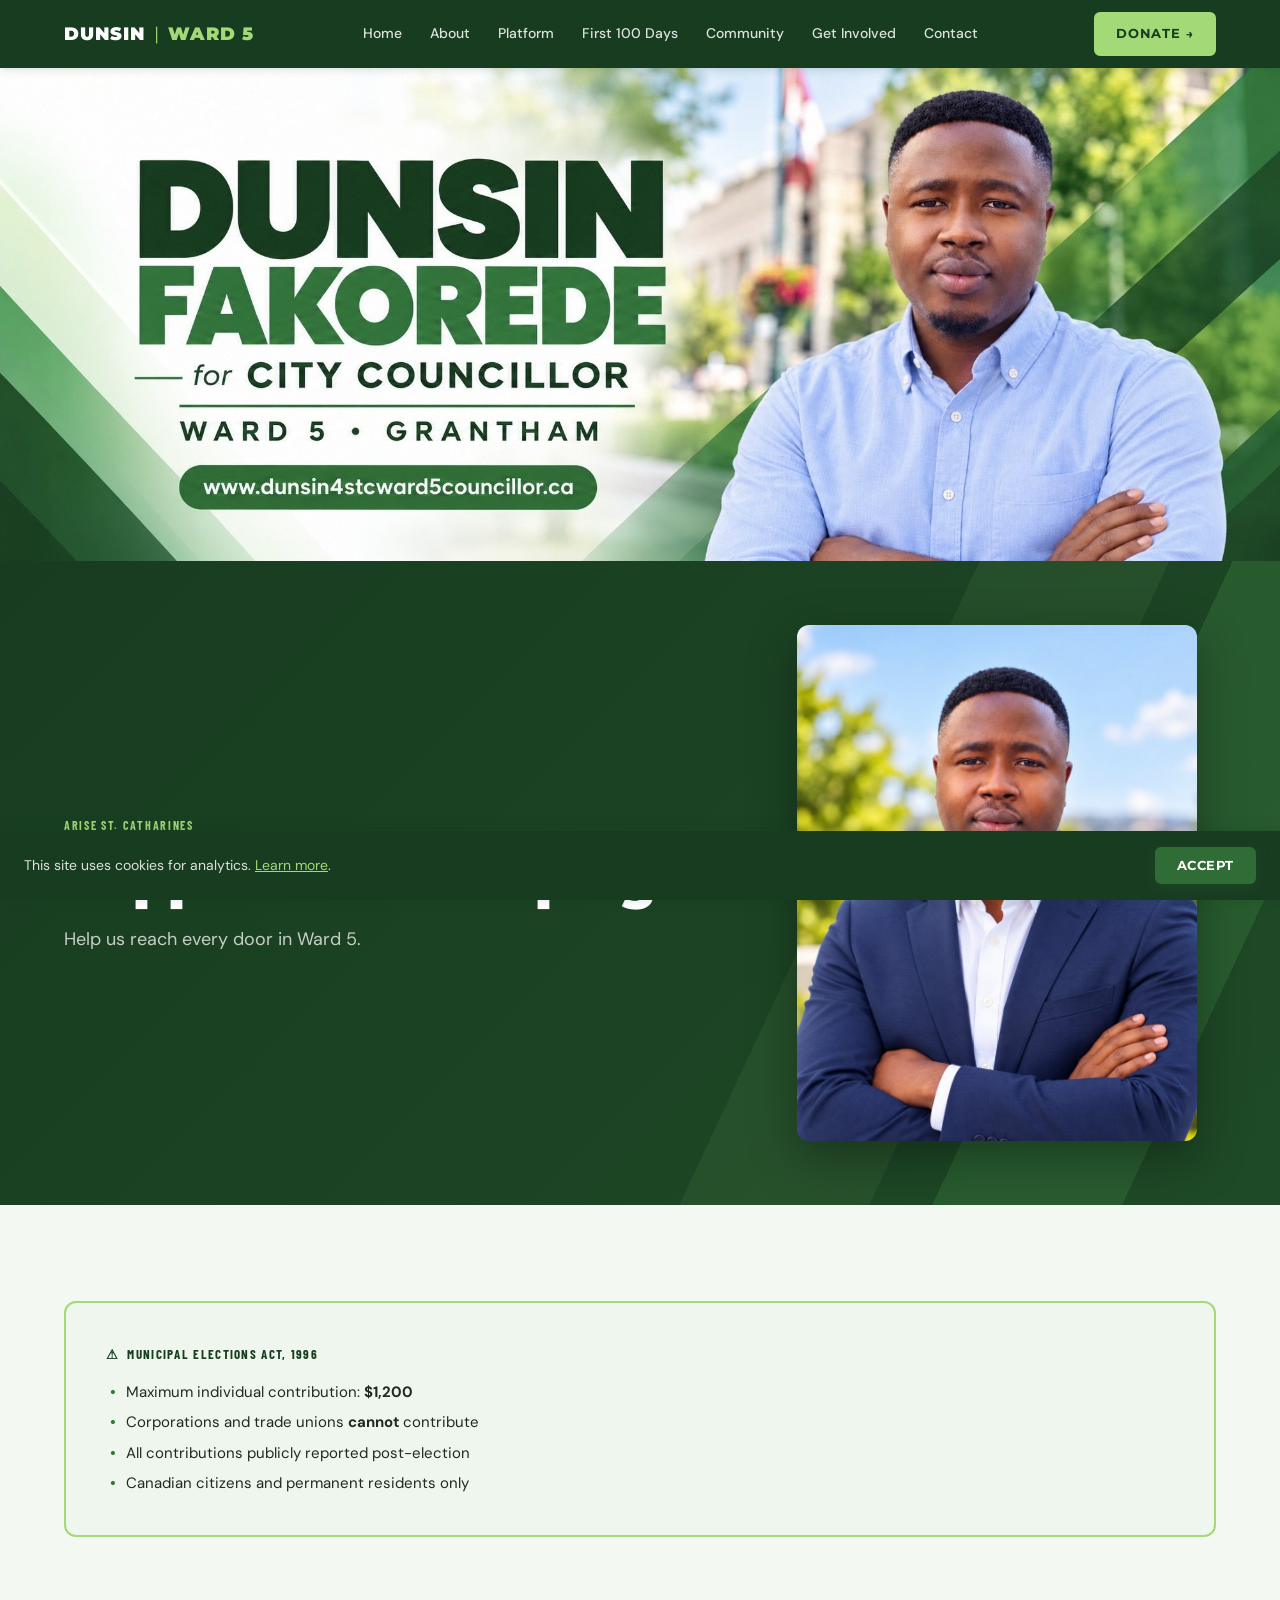
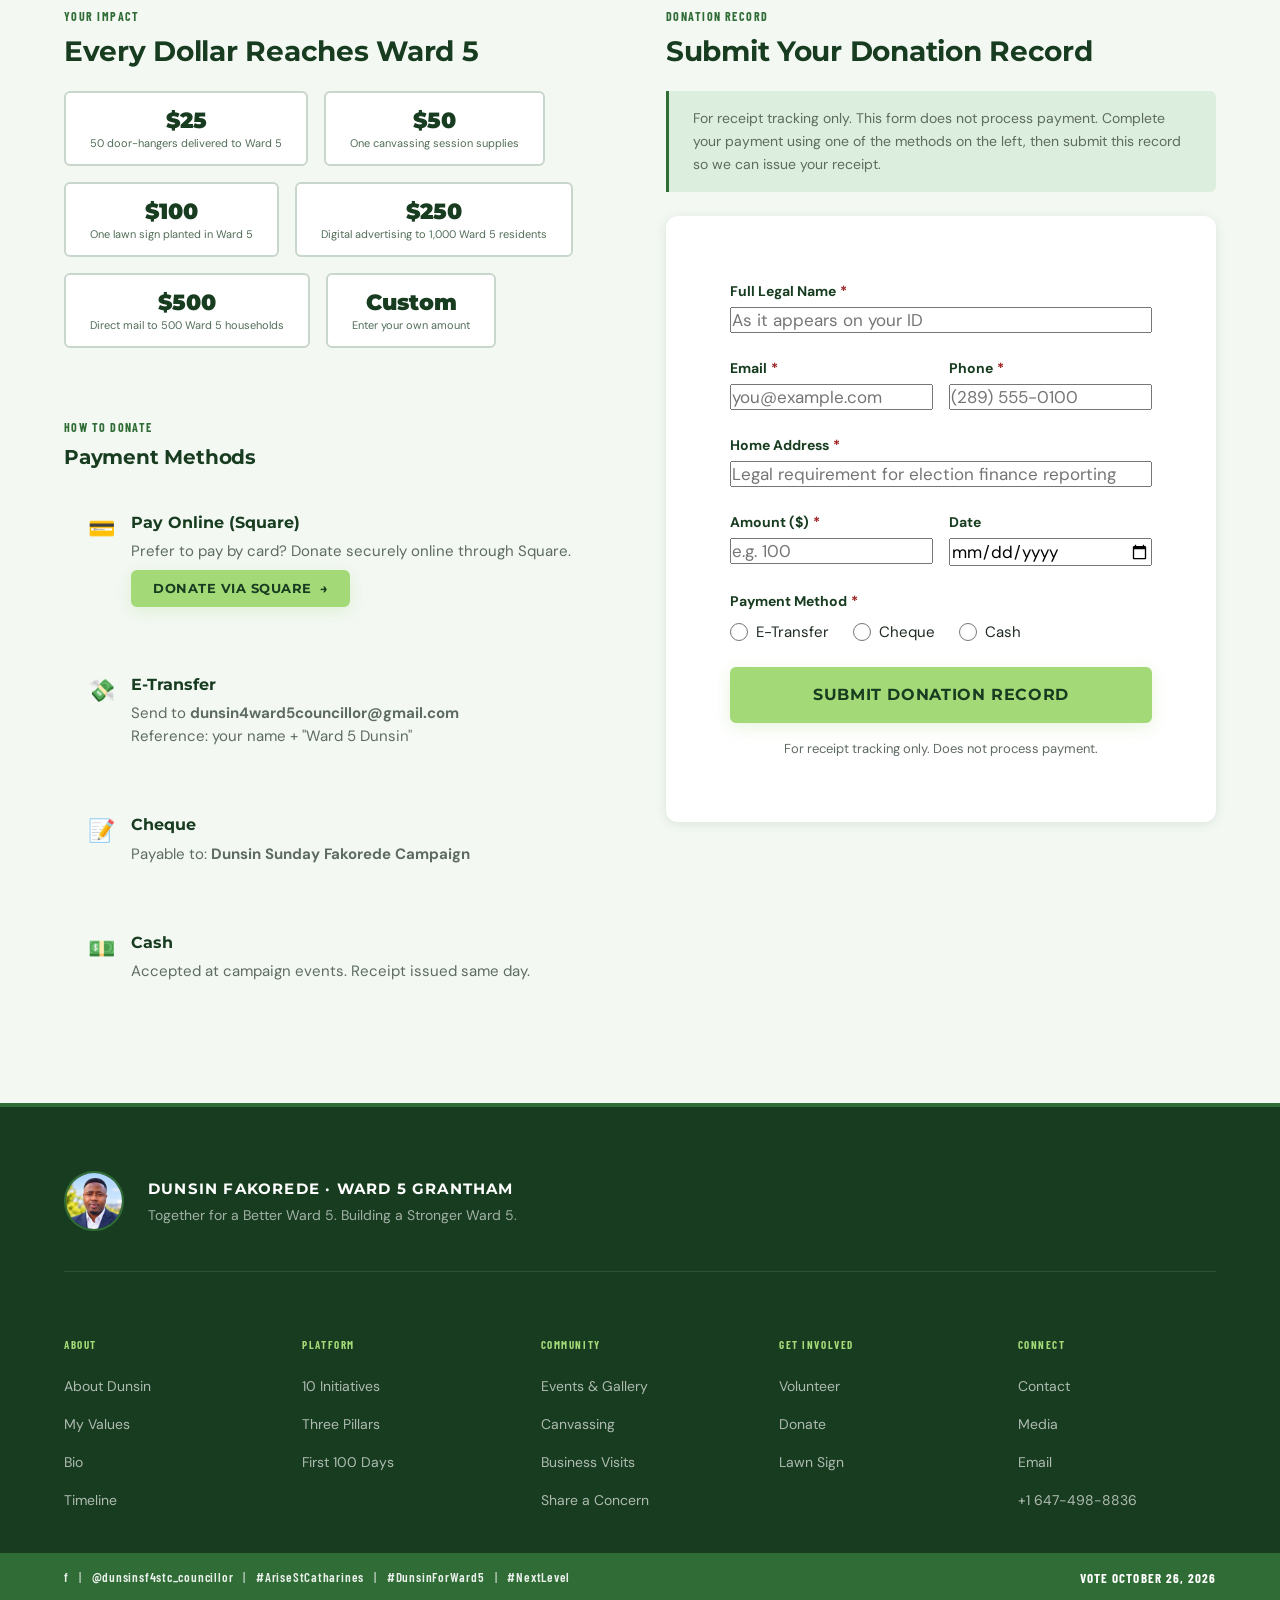
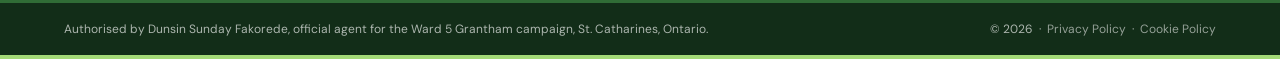
<file: donate.html>
<!DOCTYPE html>
<html lang="en">
<head>
  <meta charset="UTF-8">
  <meta name="viewport" content="width=device-width, initial-scale=1">
  <title>Donate | Support the Campaign | Dunsin Fakorede for Ward 5 2026</title>

  <meta name="description" content="Support Dunsin Fakorede's campaign for Ward 5 City Councillor. Help reach every door in Ward 5 Grantham. Municipal Elections Act contribution rules apply.">
  <meta name="keywords" content="Ward 5 Grantham councillor, St. Catharines election 2026, Dunsin Fakorede, Arise St. Catharines, municipal election, October 26 2026">
  <meta name="author" content="Dunsin Sunday Fakorede">
  <meta name="robots" content="index, follow">
  <link rel="canonical" href="https://www.dunsin4stcward5councillor.ca/donate.html">

  <meta property="og:type" content="website">
  <meta property="og:url" content="https://www.dunsin4stcward5councillor.ca/donate.html">
  <meta property="og:title" content="Donate — Support Dunsin Fakorede for Ward 5 2026">
  <meta property="og:description" content="Help reach every door in Ward 5. Support the campaign. Vote October 26, 2026.">
  <meta property="og:image" content="https://www.dunsin4stcward5councillor.ca/assets/images/og-image.jpg">
  <meta name="twitter:card" content="summary_large_image">
  <meta name="twitter:title" content="Donate — Support Dunsin Fakorede for Ward 5 2026">
  <meta name="twitter:description" content="Help reach every door in Ward 5. Support the campaign. Vote October 26, 2026.">
  <meta name="twitter:image" content="https://www.dunsin4stcward5councillor.ca/assets/images/og-image.jpg">

  <link rel="icon" href="favicon.svg" type="image/svg+xml">
  <link rel="icon" href="favicon.ico" type="image/x-icon">
  <link rel="apple-touch-icon" href="assets/images/favicon-180.png">

  <link rel="preconnect" href="https://fonts.googleapis.com">
  <link rel="preconnect" href="https://fonts.gstatic.com" crossorigin>
  <link rel="stylesheet" href="https://fonts.googleapis.com/css2?family=Montserrat:wght@400;700;900&family=DM+Sans:wght@400;500;700&family=Barlow+Condensed:wght@400;600;700&display=swap">

  <link rel="stylesheet" href="assets/css/main.css">
  <link rel="stylesheet" href="assets/css/navbar.css">
  <link rel="stylesheet" href="assets/css/hero.css">
  <link rel="stylesheet" href="assets/css/components.css">
  <link rel="stylesheet" href="assets/css/forms.css">
  <link rel="stylesheet" href="assets/css/footer.css">
  <link rel="stylesheet" href="assets/css/pages/donate.css">

  <script async src="https://www.googletagmanager.com/gtag/js?id=G-VTDVLBJFLK"></script>
  <script>
    window.dataLayer=window.dataLayer||[];
    function gtag(){dataLayer.push(arguments);}
    gtag('js',new Date());gtag('config','G-VTDVLBJFLK');
  </script>
</head>
<body>

  <div id="election-banner" role="alert" aria-live="polite">
    🗳 Election Day — October 26, 2026
  </div>

  <a class="skip-link" href="#main-content">Skip to main content</a>

  <nav class="navbar" role="navigation" aria-label="Main navigation">
    <div class="navbar__inner">
      <a href="index.html" class="navbar__logo" aria-label="Dunsin Fakorede — Ward 5, go to homepage">
        <span class="navbar__logo-text">DUNSIN<span class="navbar__logo-divider"> | </span><span>WARD 5</span></span>
      </a>
      <ul class="navbar__links" role="list">
        <li><a href="index.html">Home</a></li>
        <li><a href="about.html">About</a></li>
        <li><a href="platform.html">Platform</a></li>
        <li><a href="first-100-days.html">First 100 Days</a></li>
        <li><a href="community.html">Community</a></li>
        <li><a href="get-involved.html">Get Involved</a></li>
        <li><a href="contact.html">Contact</a></li>
      </ul>
      <a href="donate.html" class="navbar__donate" aria-label="Donate to the campaign">Donate <span class="arrow">→</span></a>
      <button class="navbar__hamburger" aria-expanded="false" aria-controls="mobile-nav" aria-label="Open navigation menu">
        <span></span><span></span><span></span>
      </button>
    </div>
  </nav>

  <div class="mobile-nav" id="mobile-nav" role="dialog" aria-modal="true" aria-label="Navigation menu">
    <ul class="mobile-nav__links" role="list">
      <li><a href="index.html">Home</a></li>
      <li><a href="about.html">About</a></li>
      <li><a href="platform.html">Platform</a></li>
      <li><a href="first-100-days.html">First 100 Days</a></li>
      <li><a href="community.html">Community</a></li>
      <li><a href="get-involved.html">Get Involved</a></li>
      <li><a href="contact.html">Contact</a></li>
    </ul>
    <a href="donate.html" class="mobile-nav__donate">Donate →</a>
    <div class="mobile-nav__footer">
      <p>#AriseStCatharines · #DunsinForWard5</p>
      <p class="vote-date">Vote — October 26, 2026</p>
    </div>
  </div>

  <main id="main-content">

    <!-- Campaign banner -->
    <div class="page-banner">
      <img
        src="assets/images/banner.jpg"
        srcset="assets/images/banner-768.jpg 768w, assets/images/banner-1200.jpg 1200w, assets/images/banner.jpg 2003w"
        sizes="100vw"
        alt="Dunsin Fakorede for City Councillor — Ward 5, Grantham"
        class="page-banner__img"
        width="2003" height="771">
    </div>

    <!-- ═══════════════════════════════════════════════════════════
         HERO — ASSET A background + rgba(24, 60, 32, 0.85) overlay
         LEFT: label / H1 / subtext
         RIGHT: headshot.jpg
         ═══════════════════════════════════════════════════════════ -->
    <section class="hero hero--bg-banner hero--donate" aria-label="Donate hero">
      <div class="hero__overlay hero__overlay--85" aria-hidden="true"></div>
      <div class="hero__inner">
        <div class="container">
          <div class="hero__content--two-col">

            <div>
              <span class="hero__label">Arise St. Catharines</span>
              <h1 class="hero__title">Support the Campaign</h1>
              <p class="hero__subtext">
                Help us reach every door in Ward 5.
              </p>
            </div>

            <div class="hero__image-col">
              <img
                src="assets/images/headshot.jpg"
                alt="Dunsin Fakorede — running for Ward 5 City Councillor"
                class="hero__headshot-rect"
                width="400">
            </div>

          </div>
        </div>
      </div>
    </section>


    <!-- ═══════════════════════════════════════════════════════════
         DONATE MAIN — legal disclaimer ABOVE all donation content
         ═══════════════════════════════════════════════════════════ -->
    <section class="section donate-main-section" aria-label="Donation information">
      <div class="container">

        <!-- ─── LEGAL DISCLAIMER — NON-NEGOTIABLE: MUST BE FIRST ── -->
        <div class="legal-disclaimer reveal" role="note" aria-label="Municipal Elections Act requirements">
          <p class="legal-disclaimer__title">
            <span aria-hidden="true">⚠</span>
            Municipal Elections Act, 1996
          </p>
          <ul>
            <li>Maximum individual contribution: <strong>$1,200</strong></li>
            <li>Corporations and trade unions <strong>cannot</strong> contribute</li>
            <li>All contributions publicly reported post-election</li>
            <li>Canadian citizens and permanent residents only</li>
          </ul>
        </div>

        <!-- ─── TWO-COL LAYOUT: amounts + methods LEFT, form RIGHT ─ -->
        <div class="donate-two-col">

          <!-- LEFT COLUMN: impact amounts + how to donate -->
          <div class="donate-left">

            <div class="reveal">
              <span class="label">Your Impact</span>
              <h2 class="donate-section-title">Every Dollar Reaches Ward 5</h2>
            </div>

            <!-- Impact Amount Buttons — selected by main.js -->
            <div class="impact-amounts reveal" role="group" aria-label="Select donation amount">
              <button class="amount-btn" data-amount="25" type="button">
                $25
                <span class="amount-btn__impact">50 door-hangers delivered to Ward 5</span>
              </button>
              <button class="amount-btn" data-amount="50" type="button">
                $50
                <span class="amount-btn__impact">One canvassing session supplies</span>
              </button>
              <button class="amount-btn" data-amount="100" type="button">
                $100
                <span class="amount-btn__impact">One lawn sign planted in Ward 5</span>
              </button>
              <button class="amount-btn" data-amount="250" type="button">
                $250
                <span class="amount-btn__impact">Digital advertising to 1,000 Ward 5 residents</span>
              </button>
              <button class="amount-btn" data-amount="500" type="button">
                $500
                <span class="amount-btn__impact">Direct mail to 500 Ward 5 households</span>
              </button>
              <button class="amount-btn" data-amount="custom" type="button">
                Custom
                <span class="amount-btn__impact">Enter your own amount</span>
              </button>
            </div>

            <!-- Custom amount input, shown when Custom is selected -->
            <div class="form-group" id="custom-amount" style="display:none">
              <label class="form-label" for="custom-amount-input">Enter amount ($)</label>
              <input class="form-input" type="number" id="custom-amount-input"
                     name="custom_amount" min="1" max="1200"
                     placeholder="e.g. 75">
              <span class="form-hint">Maximum $1,200 per the Municipal Elections Act</span>
            </div>

            <!-- How to Donate -->
            <div class="reveal" style="margin-top: var(--2xl)">
              <span class="label">How to Donate</span>
              <h3 class="donate-section-title donate-section-title--h3">Payment Methods</h3>
              <div class="donate-methods">
                <div class="donate-method">
                  <span class="donate-method__icon" aria-hidden="true">💳</span>
                  <div>
                    <p class="donate-method__label">Pay Online (Square)</p>
                    <p class="donate-method__detail">
                      Prefer to pay by card? Donate securely online through Square.
                    </p>
                    <a href="https://square.link/u/rLR91ITG?src=embed"
                       class="btn btn--leaf btn--sm"
                       style="margin-top: var(--sm);"
                       target="_blank" rel="noopener noreferrer"
                       aria-label="Donate online via Square (opens in a new tab)">
                      Donate via Square <span class="arrow">→</span>
                    </a>
                  </div>
                </div>
                <div class="donate-method">
                  <span class="donate-method__icon" aria-hidden="true">💸</span>
                  <div>
                    <p class="donate-method__label">E-Transfer</p>
                    <p class="donate-method__detail">
                      Send to <strong>dunsin4ward5councillor@gmail.com</strong><br>
                      Reference: your name + "Ward 5 Dunsin"
                    </p>
                  </div>
                </div>
                <div class="donate-method">
                  <span class="donate-method__icon" aria-hidden="true">📝</span>
                  <div>
                    <p class="donate-method__label">Cheque</p>
                    <p class="donate-method__detail">
                      Payable to: <strong>Dunsin Sunday Fakorede Campaign</strong>
                    </p>
                  </div>
                </div>
                <div class="donate-method">
                  <span class="donate-method__icon" aria-hidden="true">💵</span>
                  <div>
                    <p class="donate-method__label">Cash</p>
                    <p class="donate-method__detail">
                      Accepted at campaign events. Receipt issued same day.
                    </p>
                  </div>
                </div>
              </div>
            </div>

          </div><!-- /.donate-left -->


          <!-- RIGHT COLUMN: donation record form -->
          <div class="donate-right">

            <div class="reveal">
              <span class="label">Donation Record</span>
              <h2 class="donate-section-title">Submit Your Donation Record</h2>
              <p class="donate-form-note">
                For receipt tracking only. This form does not process payment.
                Complete your payment using one of the methods on the left,
                then submit this record so we can issue your receipt.
              </p>
            </div>

            <form
              class="form form--card reveal"
              name="donation-record"
              method="POST"
              action="https://formspree.io/f/maqzzpaj"
              novalidate>

              <input type="hidden" name="_next" value="forms/donate-success.html">
              <input type="hidden" name="_subject" value="New donation interest — Dunsin Ward 5">
              <!-- Synced by main.js when an amount-btn is clicked -->
              <input type="hidden" name="donation_amount" id="donation-amount">

              <div style="display:none" aria-hidden="true">
                <label>Don't fill this out: <input name="_gotcha" tabindex="-1" autocomplete="off"></label>
              </div>

              <div class="form-group">
                <label class="form-label" for="don-name">
                  Full Legal Name <span class="required" aria-label="required">*</span>
                </label>
                <input class="form-input" type="text" id="don-name" name="full_legal_name"
                       placeholder="As it appears on your ID" required autocomplete="name">
              </div>

              <div class="form-row">
                <div class="form-group">
                  <label class="form-label" for="don-email">
                    Email <span class="required" aria-label="required">*</span>
                  </label>
                  <input class="form-input" type="email" id="don-email" name="email"
                         required placeholder="you@example.com" autocomplete="email">
                </div>
                <div class="form-group">
                  <label class="form-label" for="don-phone">
                    Phone <span class="required" aria-label="required">*</span>
                  </label>
                  <input class="form-input" type="tel" id="don-phone" name="phone"
                         required placeholder="(289) 555-0100" autocomplete="tel">
                </div>
              </div>

              <div class="form-group">
                <label class="form-label" for="don-address">
                  Home Address <span class="required" aria-label="required">*</span>
                </label>
                <input class="form-input" type="text" id="don-address" name="home_address"
                       required placeholder="Legal requirement for election finance reporting"
                       autocomplete="street-address">
              </div>

              <div class="form-row">
                <div class="form-group">
                  <label class="form-label" for="don-amount">
                    Amount ($) <span class="required" aria-label="required">*</span>
                  </label>
                  <input class="form-input" type="number" id="don-amount-display" name="amount_display"
                         required placeholder="e.g. 100" min="1" max="1200">
                </div>
                <div class="form-group">
                  <label class="form-label" for="don-date">Date</label>
                  <input class="form-input" type="date" id="don-date" name="donation_date">
                </div>
              </div>

              <div class="form-group">
                <fieldset class="form-fieldset">
                  <legend class="form-label">
                    Payment Method <span class="required" aria-label="required">*</span>
                  </legend>
                  <div class="form-radio-row">
                    <label class="form-check">
                      <input type="radio" name="payment_method" value="etransfer" required>
                      <span>E-Transfer</span>
                    </label>
                    <label class="form-check">
                      <input type="radio" name="payment_method" value="cheque">
                      <span>Cheque</span>
                    </label>
                    <label class="form-check">
                      <input type="radio" name="payment_method" value="cash">
                      <span>Cash</span>
                    </label>
                  </div>
                </fieldset>
              </div>

              <div class="form-submit">
                <button type="submit" class="btn btn--leaf btn--lg btn--full">
                  Submit Donation Record
                </button>
                <p class="form-privacy">
                  For receipt tracking only. Does not process payment.
                </p>
              </div>

            </form>

          </div><!-- /.donate-right -->

        </div><!-- /.donate-two-col -->

      </div>
    </section>

  </main>

  <footer class="footer" role="contentinfo">
    <div class="footer__main">
      <div class="container">
        <div class="footer__brand">
          <img src="assets/images/headshot-160.jpg" alt="Dunsin Fakorede" class="footer__headshot" width="60" height="60">
          <div>
            <p class="footer__candidate">Dunsin Fakorede · Ward 5 Grantham</p>
            <p class="footer__slogan">Together for a Better Ward 5. Building a Stronger Ward 5.</p>
          </div>
        </div>
        <nav class="footer__columns" aria-label="Footer navigation">
          <div class="footer__col">
            <p class="footer__col-title">About</p>
            <ul>
              <li><a href="about.html">About Dunsin</a></li>
              <li><a href="about.html#values">My Values</a></li>
              <li><a href="about.html#bio">Bio</a></li>
              <li><a href="about.html#timeline">Timeline</a></li>
            </ul>
          </div>
          <div class="footer__col">
            <p class="footer__col-title">Platform</p>
            <ul>
              <li><a href="platform.html">10 Initiatives</a></li>
              <li><a href="platform.html#pillars">Three Pillars</a></li>
              <li><a href="first-100-days.html">First 100 Days</a></li>
            </ul>
          </div>
          <div class="footer__col">
            <p class="footer__col-title">Community</p>
            <ul>
              <li><a href="community.html">Events &amp; Gallery</a></li>
              <li><a href="community.html">Canvassing</a></li>
              <li><a href="community.html">Business Visits</a></li>
              <li><a href="index.html#share-your-concern">Share a Concern</a></li>
            </ul>
          </div>
          <div class="footer__col">
            <p class="footer__col-title">Get Involved</p>
            <ul>
              <li><a href="get-involved.html">Volunteer</a></li>
              <li><a href="donate.html">Donate</a></li>
              <li><a href="get-involved.html#lawn-sign">Lawn Sign</a></li>
            </ul>
          </div>
          <div class="footer__col">
            <p class="footer__col-title">Connect</p>
            <ul>
              <li><a href="contact.html">Contact</a></li>
              <li><a href="contact.html#media">Media</a></li>
              <li><a href="mailto:dunsin4ward5councillor@gmail.com">Email</a></li>
              <li><a href="tel:+16474988836">+1 647-498-8836</a></li>
            </ul>
          </div>
        </nav>
      </div>
    </div>

    <div class="footer__hashtag-bar">
      <div class="container">
        <div class="footer__hashtag-inner">
          <div class="footer__social">
            <a href="https://www.facebook.com/share/17fxyguoDM/?mibextid=wwXIfr" class="footer__social-link" target="_blank" rel="noopener noreferrer" aria-label="Facebook">f</a>
            <span class="footer__divider">|</span>
            <a href="https://www.instagram.com/dunsinsf4stc_councillor?igsh=MW0xd2ZyOTN4ZHZvYQ%3D%3D&amp;utm_source=qr" class="footer__social-link" target="_blank" rel="noopener noreferrer" aria-label="Instagram">@dunsinsf4stc_councillor</a>
            <span class="footer__divider">|</span>
            #AriseStCatharines
            <span class="footer__divider">|</span>
            #DunsinForWard5
            <span class="footer__divider">|</span>
            #NextLevel
          </div>
          <p class="footer__vote">Vote October 26, 2026</p>
        </div>
      </div>
    </div>

    <div class="footer__legal-bar">
      <div class="container">
        <p class="footer__legal-text">Authorised by Dunsin Sunday Fakorede, official agent for the Ward 5 Grantham campaign, St. Catharines, Ontario.</p>
        <p class="footer__legal-links">© 2026 &nbsp;·&nbsp; <a href="privacy.html">Privacy Policy</a> &nbsp;·&nbsp; <a href="privacy.html#cookies">Cookie Policy</a></p>
      </div>
    </div>
  </footer>

  <button class="back-to-top" aria-label="Back to top">↑</button>

  <div id="cookie-banner" role="dialog" aria-label="Cookie consent">
    <p>This site uses cookies for analytics. <a href="privacy.html#cookies">Learn more</a>.</p>
    <button class="btn btn--sm btn--primary" onclick="localStorage.setItem('cc','1');document.getElementById('cookie-banner').style.display='none'" aria-label="Accept cookies">Accept</button>
  </div>

  <script src="assets/js/mobile-nav.js"></script>
  <script src="assets/js/cookie-consent.js"></script>
  <script src="assets/js/election-banner.js"></script>
  <script src="assets/js/scroll-animations.js"></script>
  <script src="assets/js/forms.js"></script>
  <script src="assets/js/main.js"></script>

</body>
</html>
</file>
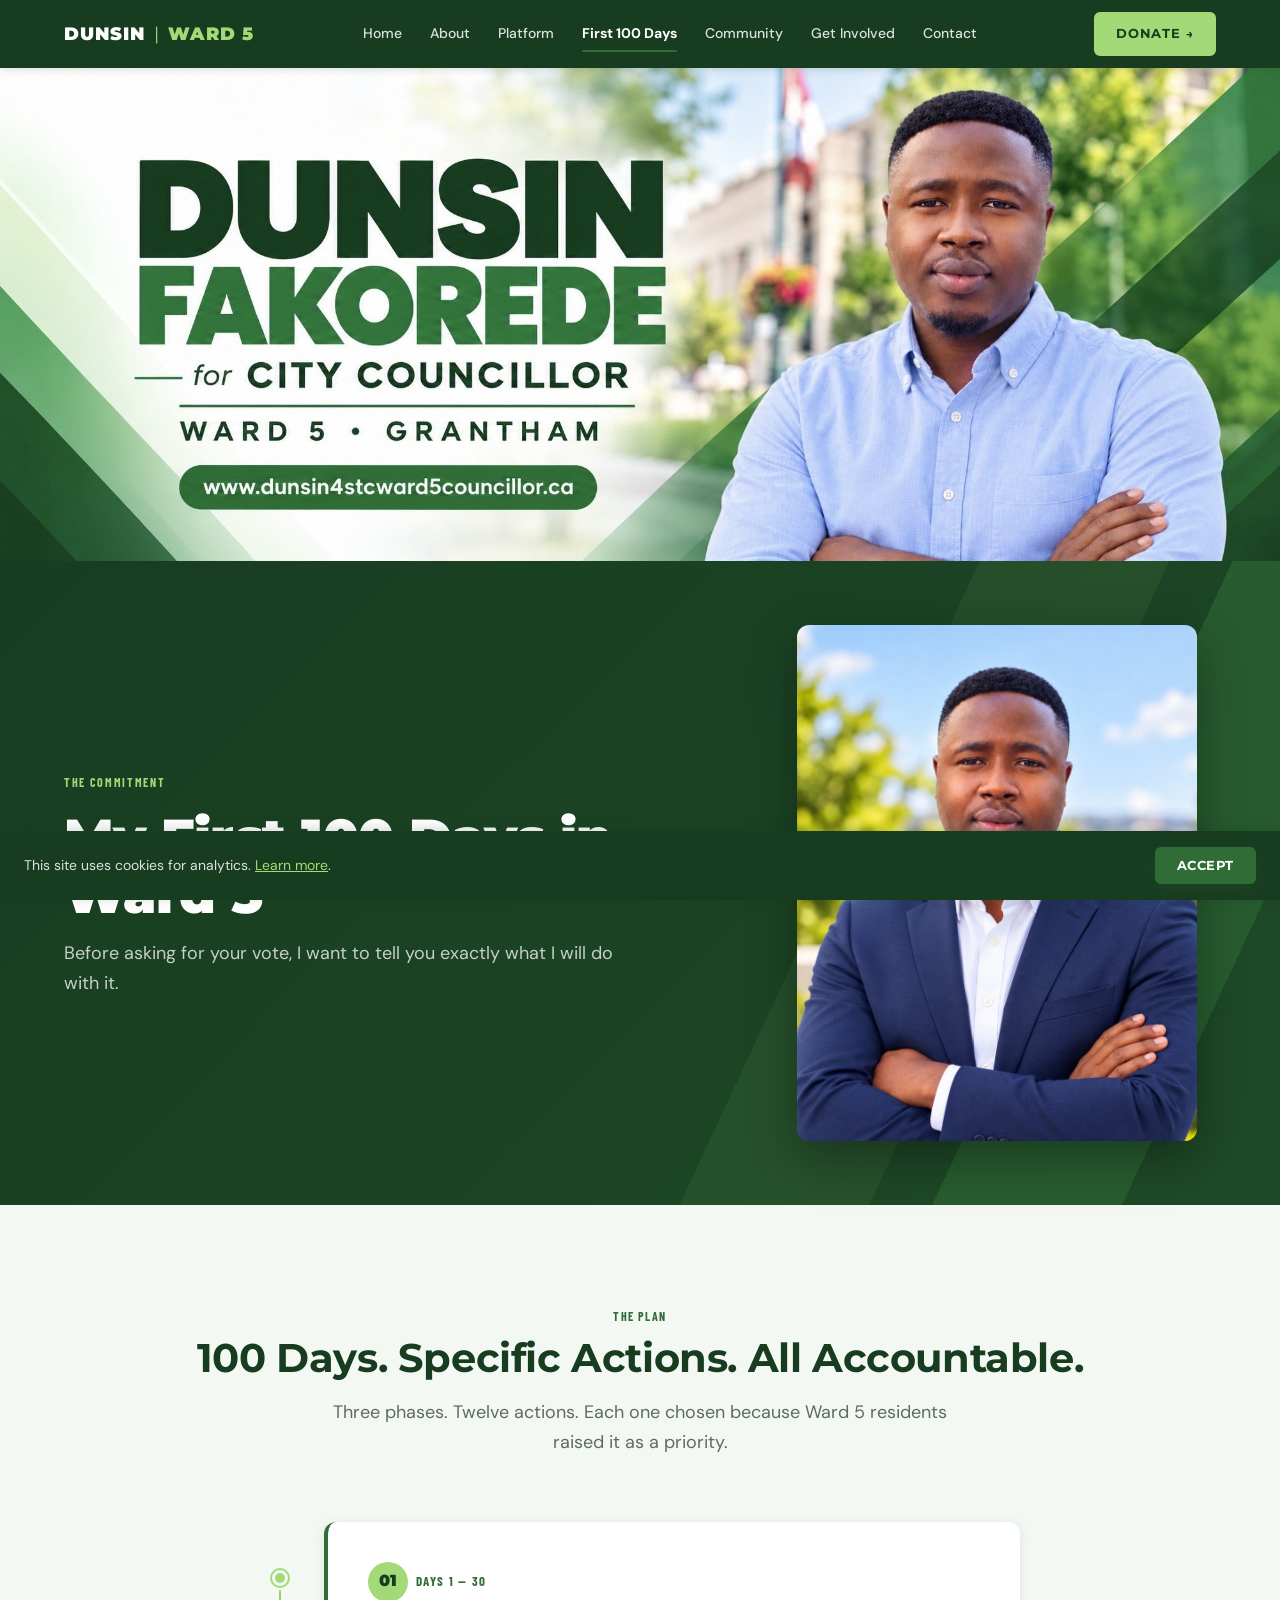
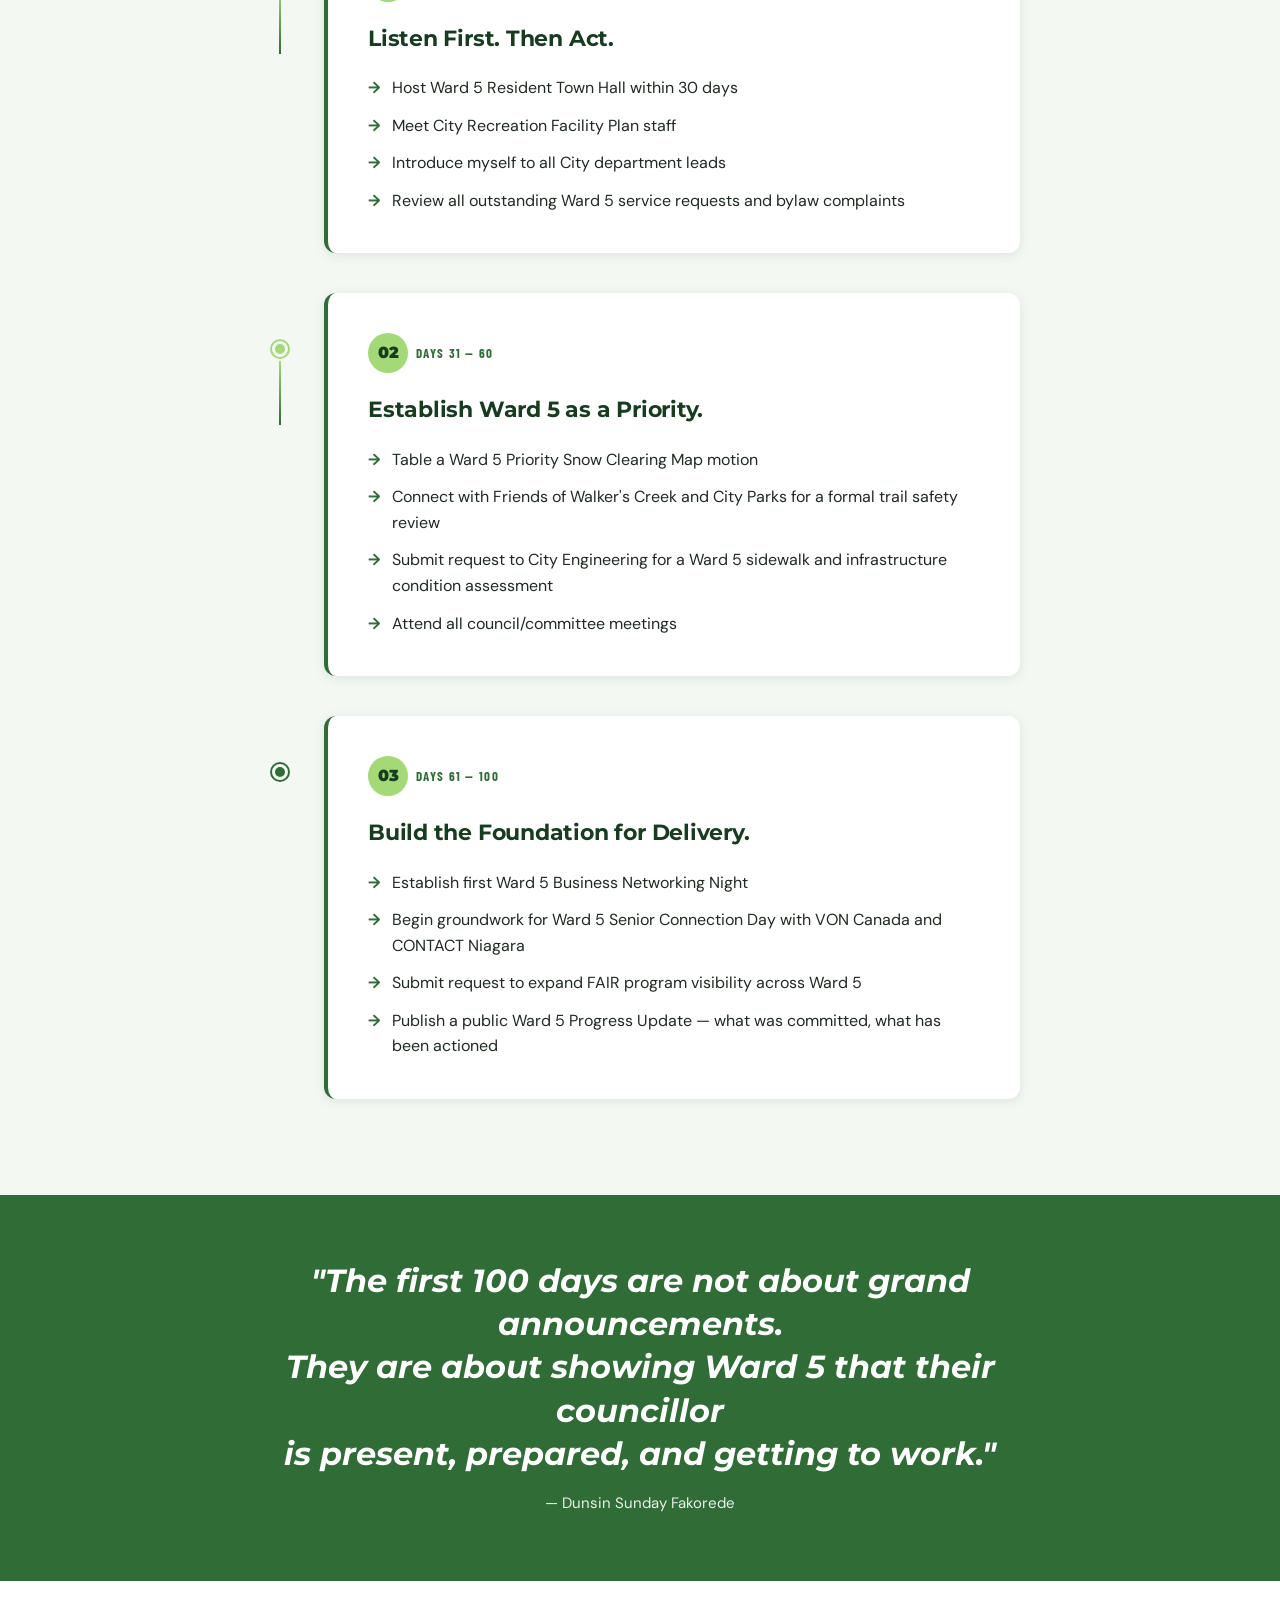
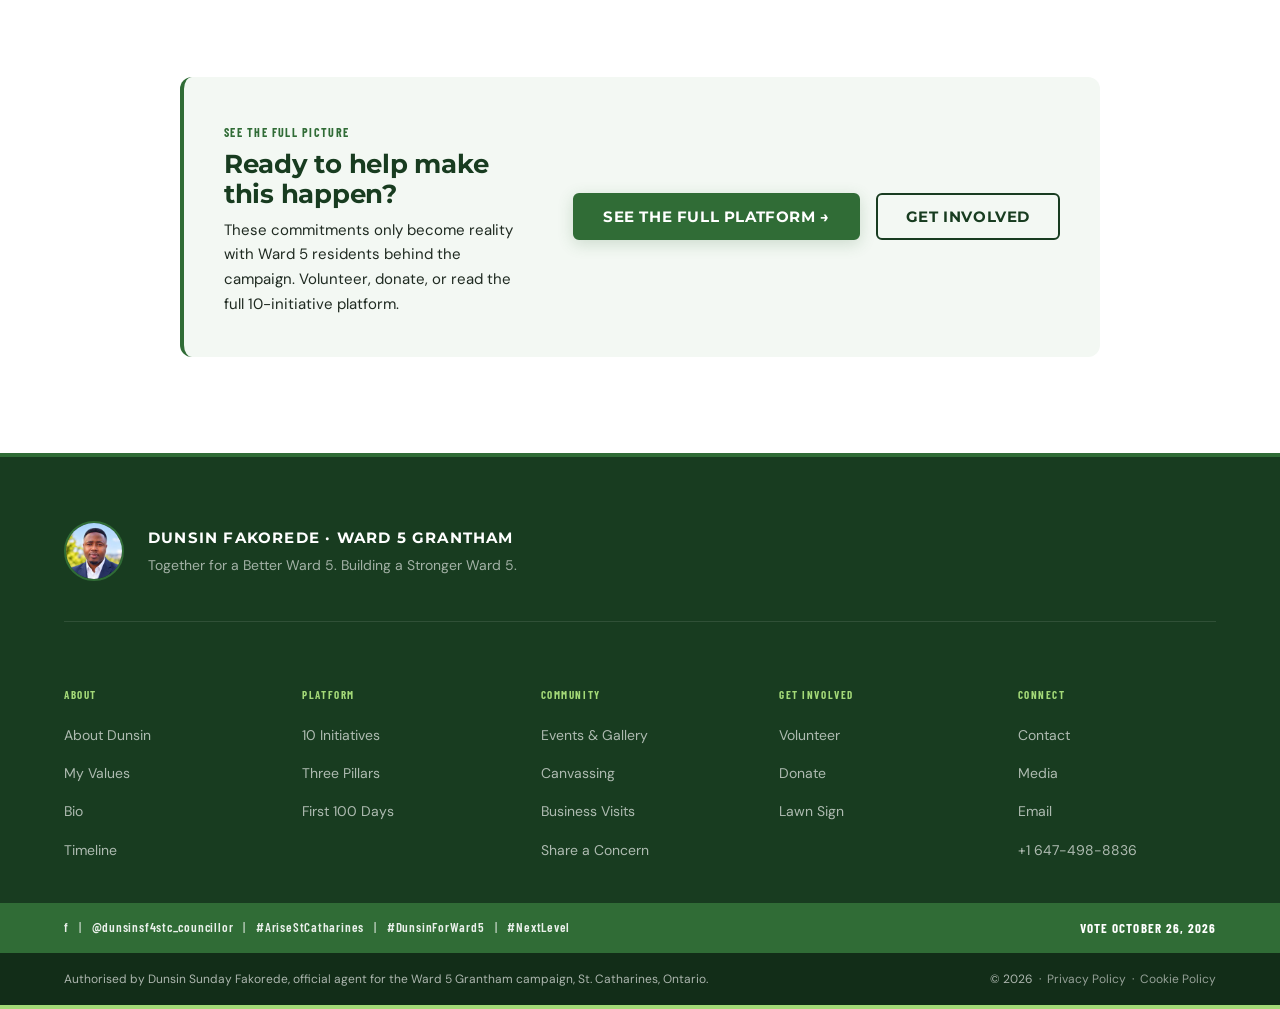
<file: first-100-days.html>
<!DOCTYPE html>
<html lang="en">
<head>
  <meta charset="UTF-8">
  <meta name="viewport" content="width=device-width, initial-scale=1">
  <title>First 100 Days | Dunsin Fakorede for Ward 5 | St. Catharines 2026</title>

  <meta name="description" content="Before asking for your vote, Dunsin tells you exactly what he will do with it. See the First 100 Days commitment plan for Ward 5 Grantham, St. Catharines.">
  <meta name="keywords" content="Ward 5 Grantham councillor, St. Catharines election 2026, Dunsin Fakorede, Arise St. Catharines, municipal election, October 26 2026">
  <meta name="author" content="Dunsin Sunday Fakorede">
  <meta name="robots" content="index, follow">
  <link rel="canonical" href="https://www.dunsin4stcward5councillor.ca/first-100-days.html">

  <meta property="og:type" content="website">
  <meta property="og:url" content="https://www.dunsin4stcward5councillor.ca/first-100-days.html">
  <meta property="og:title" content="First 100 Days — Dunsin Fakorede for Ward 5 2026">
  <meta property="og:description" content="A specific 100-day commitment plan for Ward 5. Listen first. Then act. Vote October 26, 2026.">
  <meta property="og:image" content="https://www.dunsin4stcward5councillor.ca/assets/images/og-image.jpg">
  <meta name="twitter:card" content="summary_large_image">
  <meta name="twitter:title" content="First 100 Days — Dunsin Fakorede for Ward 5 2026">
  <meta name="twitter:description" content="A specific 100-day commitment plan for Ward 5. Vote October 26, 2026.">
  <meta name="twitter:image" content="https://www.dunsin4stcward5councillor.ca/assets/images/og-image.jpg">

  <link rel="icon" href="favicon.svg" type="image/svg+xml">
  <link rel="icon" href="favicon.ico" type="image/x-icon">
  <link rel="apple-touch-icon" href="assets/images/favicon-180.png">

  <link rel="preconnect" href="https://fonts.googleapis.com">
  <link rel="preconnect" href="https://fonts.gstatic.com" crossorigin>
  <link rel="stylesheet" href="https://fonts.googleapis.com/css2?family=Montserrat:wght@400;700;900&family=DM+Sans:wght@400;500;700&family=Barlow+Condensed:wght@400;600;700&display=swap">

  <link rel="stylesheet" href="assets/css/main.css">
  <link rel="stylesheet" href="assets/css/navbar.css">
  <link rel="stylesheet" href="assets/css/hero.css">
  <link rel="stylesheet" href="assets/css/components.css">
  <link rel="stylesheet" href="assets/css/forms.css">
  <link rel="stylesheet" href="assets/css/footer.css">
  <link rel="stylesheet" href="assets/css/pages/first-100-days.css">

  <script async src="https://www.googletagmanager.com/gtag/js?id=G-VTDVLBJFLK"></script>
  <script>
    window.dataLayer=window.dataLayer||[];
    function gtag(){dataLayer.push(arguments);}
    gtag('js',new Date());gtag('config','G-VTDVLBJFLK');
  </script>
</head>
<body>

  <div id="election-banner" role="alert" aria-live="polite">
    🗳 Election Day — October 26, 2026
  </div>

  <a class="skip-link" href="#main-content">Skip to main content</a>

  <nav class="navbar" role="navigation" aria-label="Main navigation">
    <div class="navbar__inner">
      <a href="index.html" class="navbar__logo" aria-label="Dunsin Fakorede — Ward 5, go to homepage">
        <span class="navbar__logo-text">DUNSIN<span class="navbar__logo-divider"> | </span><span>WARD 5</span></span>
      </a>
      <ul class="navbar__links" role="list">
        <li><a href="index.html">Home</a></li>
        <li><a href="about.html">About</a></li>
        <li><a href="platform.html">Platform</a></li>
        <li><a href="first-100-days.html">First 100 Days</a></li>
        <li><a href="community.html">Community</a></li>
        <li><a href="get-involved.html">Get Involved</a></li>
        <li><a href="contact.html">Contact</a></li>
      </ul>
      <a href="donate.html" class="navbar__donate" aria-label="Donate to the campaign">Donate <span class="arrow">→</span></a>
      <button class="navbar__hamburger" aria-expanded="false" aria-controls="mobile-nav" aria-label="Open navigation menu">
        <span></span><span></span><span></span>
      </button>
    </div>
  </nav>

  <div class="mobile-nav" id="mobile-nav" role="dialog" aria-modal="true" aria-label="Navigation menu">
    <ul class="mobile-nav__links" role="list">
      <li><a href="index.html">Home</a></li>
      <li><a href="about.html">About</a></li>
      <li><a href="platform.html">Platform</a></li>
      <li><a href="first-100-days.html">First 100 Days</a></li>
      <li><a href="community.html">Community</a></li>
      <li><a href="get-involved.html">Get Involved</a></li>
      <li><a href="contact.html">Contact</a></li>
    </ul>
    <a href="donate.html" class="mobile-nav__donate">Donate →</a>
    <div class="mobile-nav__footer">
      <p>#AriseStCatharines · #DunsinForWard5</p>
      <p class="vote-date">Vote — October 26, 2026</p>
    </div>
  </div>

  <main id="main-content">

    <!-- Campaign banner -->
    <div class="page-banner">
      <img
        src="assets/images/banner.jpg"
        srcset="assets/images/banner-768.jpg 768w, assets/images/banner-1200.jpg 1200w, assets/images/banner.jpg 2003w"
        sizes="100vw"
        alt="Dunsin Fakorede for City Councillor — Ward 5, Grantham"
        class="page-banner__img"
        width="2003" height="771">
    </div>

    <!-- ═══════════════════════════════════════════════════════════
         HERO — ASSET A background + rgba(24, 60, 32, 0.85) overlay
         LEFT: label / H1 / subtext
         RIGHT: headshot.jpg
         ═══════════════════════════════════════════════════════════ -->
    <section class="hero hero--bg-banner hero--f100" aria-label="First 100 Days hero">
      <div class="hero__overlay hero__overlay--85" aria-hidden="true"></div>
      <div class="hero__inner">
        <div class="container">
          <div class="hero__content--two-col">

            <div>
              <span class="hero__label">The Commitment</span>
              <h1 class="hero__title">My First 100 Days in Ward 5</h1>
              <p class="hero__subtext">
                Before asking for your vote, I want to tell you
                exactly what I will do with it.
              </p>
            </div>

            <div class="hero__image-col">
              <img
                src="assets/images/headshot.jpg"
                alt="Dunsin Fakorede — committed to delivering for Ward 5"
                class="hero__headshot-rect"
                width="400">
            </div>

          </div>
        </div>
      </div>
    </section>


    <!-- ═══════════════════════════════════════════════════════════
         THREE PHASE BLOCKS — vertical timeline
         ═══════════════════════════════════════════════════════════ -->
    <section class="section f100-phases-section" aria-label="First 100 Days phase plan">
      <div class="container">

        <div class="section-header section-header--center reveal">
          <span class="label">The Plan</span>
          <h2>100 Days. Specific Actions. All Accountable.</h2>
          <p class="section-intro">
            Three phases. Twelve actions. Each one chosen because
            Ward 5 residents raised it as a priority.
          </p>
        </div>

        <div class="f100-timeline">

          <!-- ── Phase 01 ──────────────────────────────────── -->
          <div class="f100-timeline__item reveal">
            <div class="f100-timeline__connector" aria-hidden="true">
              <div class="f100-timeline__dot"></div>
              <div class="f100-timeline__line"></div>
            </div>
            <div class="phase-block">
              <div class="phase-block__badge">
                <span class="phase-block__number" aria-label="Phase 1">01</span>
                <span class="phase-block__date-label">Days 1 — 30</span>
              </div>
              <h3 class="phase-block__title">Listen First. Then Act.</h3>
              <ul class="phase-block__actions">
                <li>Host Ward 5 Resident Town Hall within 30 days</li>
                <li>Meet City Recreation Facility Plan staff</li>
                <li>Introduce myself to all City department leads</li>
                <li>Review all outstanding Ward 5 service requests
                    and bylaw complaints</li>
              </ul>
            </div>
          </div>

          <!-- ── Phase 02 ──────────────────────────────────── -->
          <div class="f100-timeline__item reveal">
            <div class="f100-timeline__connector" aria-hidden="true">
              <div class="f100-timeline__dot"></div>
              <div class="f100-timeline__line"></div>
            </div>
            <div class="phase-block">
              <div class="phase-block__badge">
                <span class="phase-block__number" aria-label="Phase 2">02</span>
                <span class="phase-block__date-label">Days 31 — 60</span>
              </div>
              <h3 class="phase-block__title">Establish Ward 5 as a Priority.</h3>
              <ul class="phase-block__actions">
                <li>Table a Ward 5 Priority Snow Clearing Map motion</li>
                <li>Connect with Friends of Walker's Creek and City Parks
                    for a formal trail safety review</li>
                <li>Submit request to City Engineering for a Ward 5
                    sidewalk and infrastructure condition assessment</li>
                <li>Attend all council/committee meetings</li>
              </ul>
            </div>
          </div>

          <!-- ── Phase 03 ──────────────────────────────────── -->
          <div class="f100-timeline__item reveal">
            <div class="f100-timeline__connector" aria-hidden="true">
              <div class="f100-timeline__dot f100-timeline__dot--final"></div>
              <!-- no line after last item -->
            </div>
            <div class="phase-block">
              <div class="phase-block__badge">
                <span class="phase-block__number" aria-label="Phase 3">03</span>
                <span class="phase-block__date-label">Days 61 — 100</span>
              </div>
              <h3 class="phase-block__title">Build the Foundation for Delivery.</h3>
              <ul class="phase-block__actions">
                <li>Establish first Ward 5 Business Networking Night</li>
                <li>Begin groundwork for Ward 5 Senior Connection Day
                    with VON Canada and CONTACT Niagara</li>
                <li>Submit request to expand FAIR program visibility
                    across Ward 5</li>
                <li>Publish a public Ward 5 Progress Update — what
                    was committed, what has been actioned</li>
              </ul>
            </div>
          </div>

        </div><!-- /.f100-timeline -->

      </div>
    </section>


    <!-- ═══════════════════════════════════════════════════════════
         CLOSING PULL QUOTE — full-width teal background
         ═══════════════════════════════════════════════════════════ -->
    <div class="pull-quote" role="figure" aria-label="Candidate commitment quote">
      <div class="container">
        <blockquote>
          <p class="pull-quote__text">
            "The first 100 days are not about grand announcements.<br>
            They are about showing Ward 5 that their councillor<br>
            is present, prepared, and getting to work."
          </p>
          <p class="pull-quote__attribution">— Dunsin Sunday Fakorede</p>
        </blockquote>
      </div>
    </div>


    <!-- ═══════════════════════════════════════════════════════════
         CTA — nav to platform and get-involved
         ═══════════════════════════════════════════════════════════ -->
    <section class="section f100-cta-section" aria-label="Next steps">
      <div class="container">
        <div class="f100-cta-inner reveal">
          <div>
            <p class="label">See the Full Picture</p>
            <h3 class="f100-cta-title">Ready to help make this happen?</h3>
            <p class="f100-cta-sub">These commitments only become reality with
            Ward 5 residents behind the campaign. Volunteer, donate, or
            read the full 10-initiative platform.</p>
          </div>
          <div class="f100-cta-actions">
            <a href="platform.html" class="btn btn--primary">See the Full Platform →</a>
            <a href="get-involved.html" class="btn btn--outline-green-dark">Get Involved</a>
          </div>
        </div>
      </div>
    </section>

  </main>

  <footer class="footer" role="contentinfo">
    <div class="footer__main">
      <div class="container">
        <div class="footer__brand">
          <img src="assets/images/headshot-160.jpg" alt="Dunsin Fakorede" class="footer__headshot" width="60" height="60">
          <div>
            <p class="footer__candidate">Dunsin Fakorede · Ward 5 Grantham</p>
            <p class="footer__slogan">Together for a Better Ward 5. Building a Stronger Ward 5.</p>
          </div>
        </div>
        <nav class="footer__columns" aria-label="Footer navigation">
          <div class="footer__col">
            <p class="footer__col-title">About</p>
            <ul>
              <li><a href="about.html">About Dunsin</a></li>
              <li><a href="about.html#values">My Values</a></li>
              <li><a href="about.html#bio">Bio</a></li>
              <li><a href="about.html#timeline">Timeline</a></li>
            </ul>
          </div>
          <div class="footer__col">
            <p class="footer__col-title">Platform</p>
            <ul>
              <li><a href="platform.html">10 Initiatives</a></li>
              <li><a href="platform.html#pillars">Three Pillars</a></li>
              <li><a href="first-100-days.html">First 100 Days</a></li>
            </ul>
          </div>
          <div class="footer__col">
            <p class="footer__col-title">Community</p>
            <ul>
              <li><a href="community.html">Events &amp; Gallery</a></li>
              <li><a href="community.html">Canvassing</a></li>
              <li><a href="community.html">Business Visits</a></li>
              <li><a href="index.html#share-your-concern">Share a Concern</a></li>
            </ul>
          </div>
          <div class="footer__col">
            <p class="footer__col-title">Get Involved</p>
            <ul>
              <li><a href="get-involved.html">Volunteer</a></li>
              <li><a href="donate.html">Donate</a></li>
              <li><a href="get-involved.html#lawn-sign">Lawn Sign</a></li>
            </ul>
          </div>
          <div class="footer__col">
            <p class="footer__col-title">Connect</p>
            <ul>
              <li><a href="contact.html">Contact</a></li>
              <li><a href="contact.html#media">Media</a></li>
              <li><a href="mailto:dunsin4ward5councillor@gmail.com">Email</a></li>
              <li><a href="tel:+16474988836">+1 647-498-8836</a></li>
            </ul>
          </div>
        </nav>
      </div>
    </div>

    <div class="footer__hashtag-bar">
      <div class="container">
        <div class="footer__hashtag-inner">
          <div class="footer__social">
            <a href="https://www.facebook.com/share/17fxyguoDM/?mibextid=wwXIfr" class="footer__social-link" target="_blank" rel="noopener noreferrer" aria-label="Facebook">f</a>
            <span class="footer__divider">|</span>
            <a href="https://www.instagram.com/dunsinsf4stc_councillor?igsh=MW0xd2ZyOTN4ZHZvYQ%3D%3D&amp;utm_source=qr" class="footer__social-link" target="_blank" rel="noopener noreferrer" aria-label="Instagram">@dunsinsf4stc_councillor</a>
            <span class="footer__divider">|</span>
            #AriseStCatharines
            <span class="footer__divider">|</span>
            #DunsinForWard5
            <span class="footer__divider">|</span>
            #NextLevel
          </div>
          <p class="footer__vote">Vote October 26, 2026</p>
        </div>
      </div>
    </div>

    <div class="footer__legal-bar">
      <div class="container">
        <p class="footer__legal-text">Authorised by Dunsin Sunday Fakorede, official agent for the Ward 5 Grantham campaign, St. Catharines, Ontario.</p>
        <p class="footer__legal-links">© 2026 &nbsp;·&nbsp; <a href="privacy.html">Privacy Policy</a> &nbsp;·&nbsp; <a href="privacy.html#cookies">Cookie Policy</a></p>
      </div>
    </div>
  </footer>

  <button class="back-to-top" aria-label="Back to top">↑</button>

  <div id="cookie-banner" role="dialog" aria-label="Cookie consent">
    <p>This site uses cookies for analytics. <a href="privacy.html#cookies">Learn more</a>.</p>
    <button class="btn btn--sm btn--primary" onclick="localStorage.setItem('cc','1');document.getElementById('cookie-banner').style.display='none'" aria-label="Accept cookies">Accept</button>
  </div>

  <script src="assets/js/mobile-nav.js"></script>
  <script src="assets/js/cookie-consent.js"></script>
  <script src="assets/js/election-banner.js"></script>
  <script src="assets/js/scroll-animations.js"></script>
  <script src="assets/js/main.js"></script>

</body>
</html>
</file>
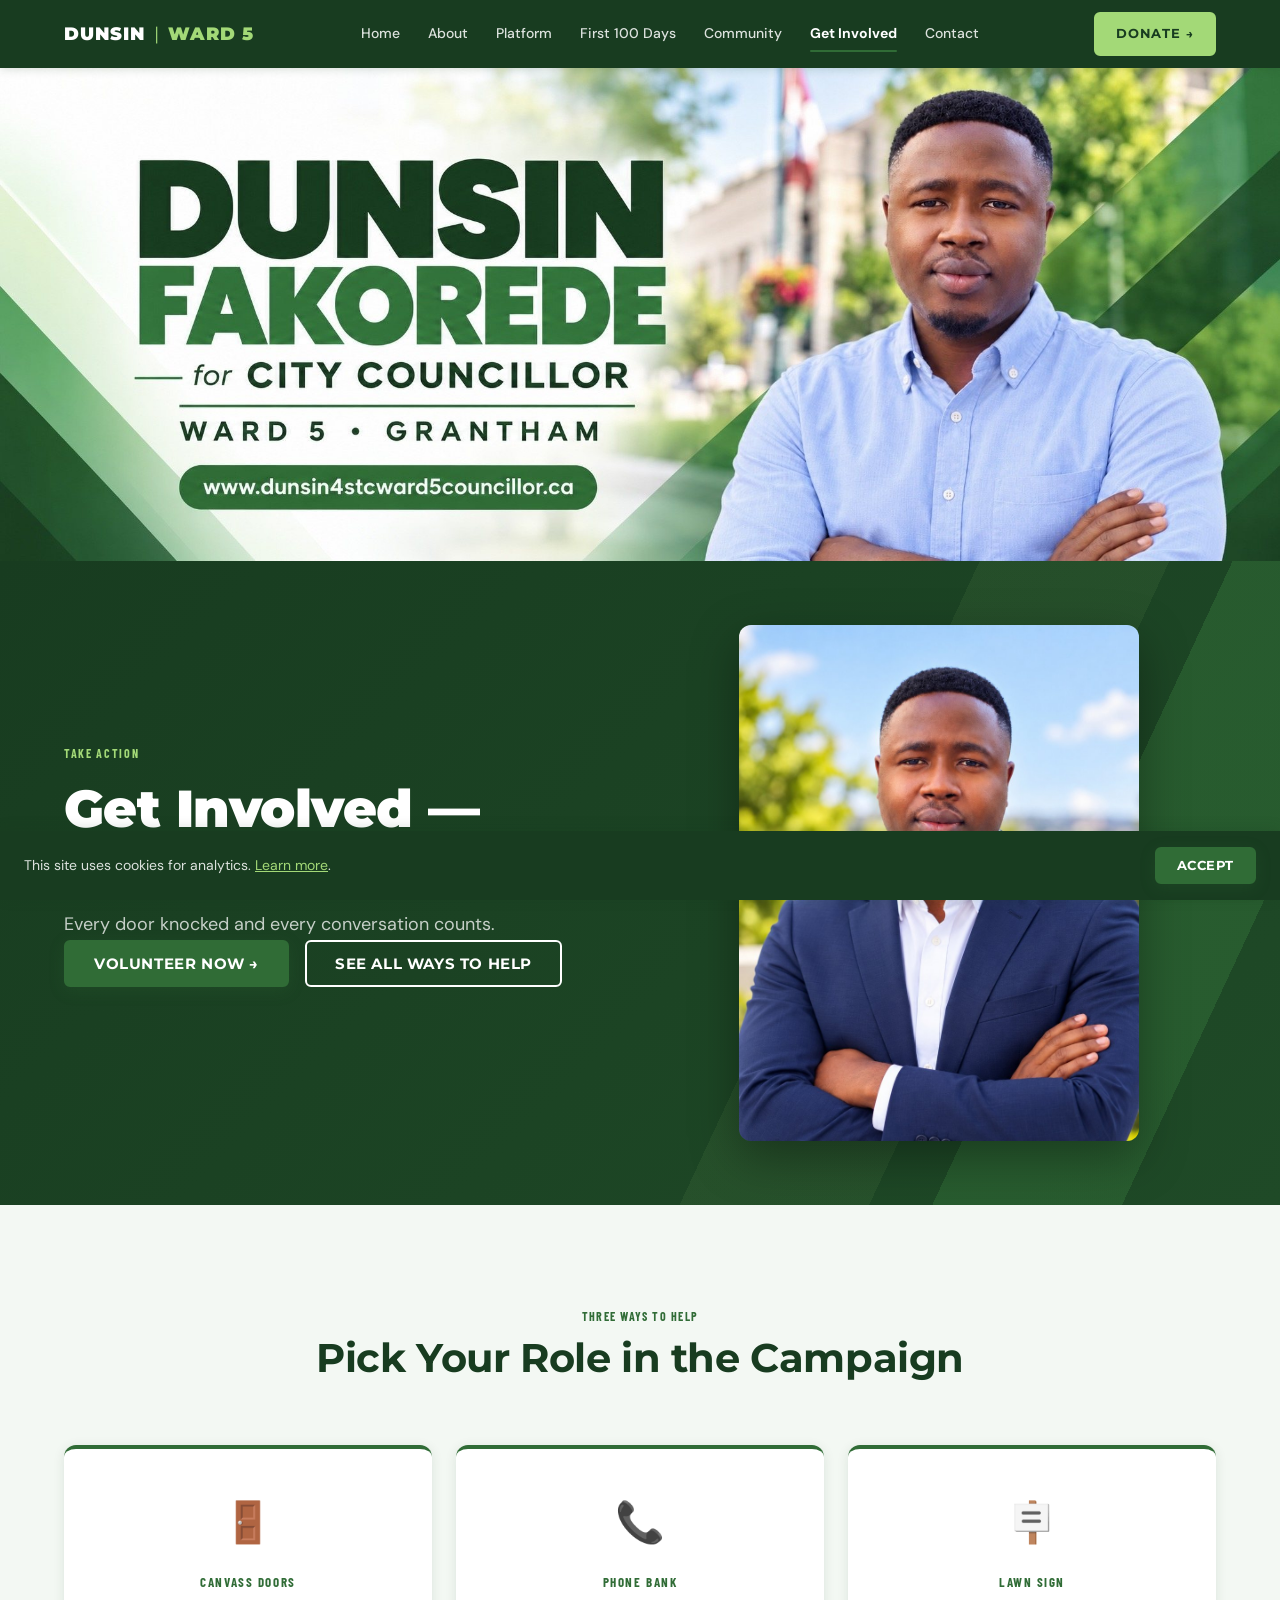
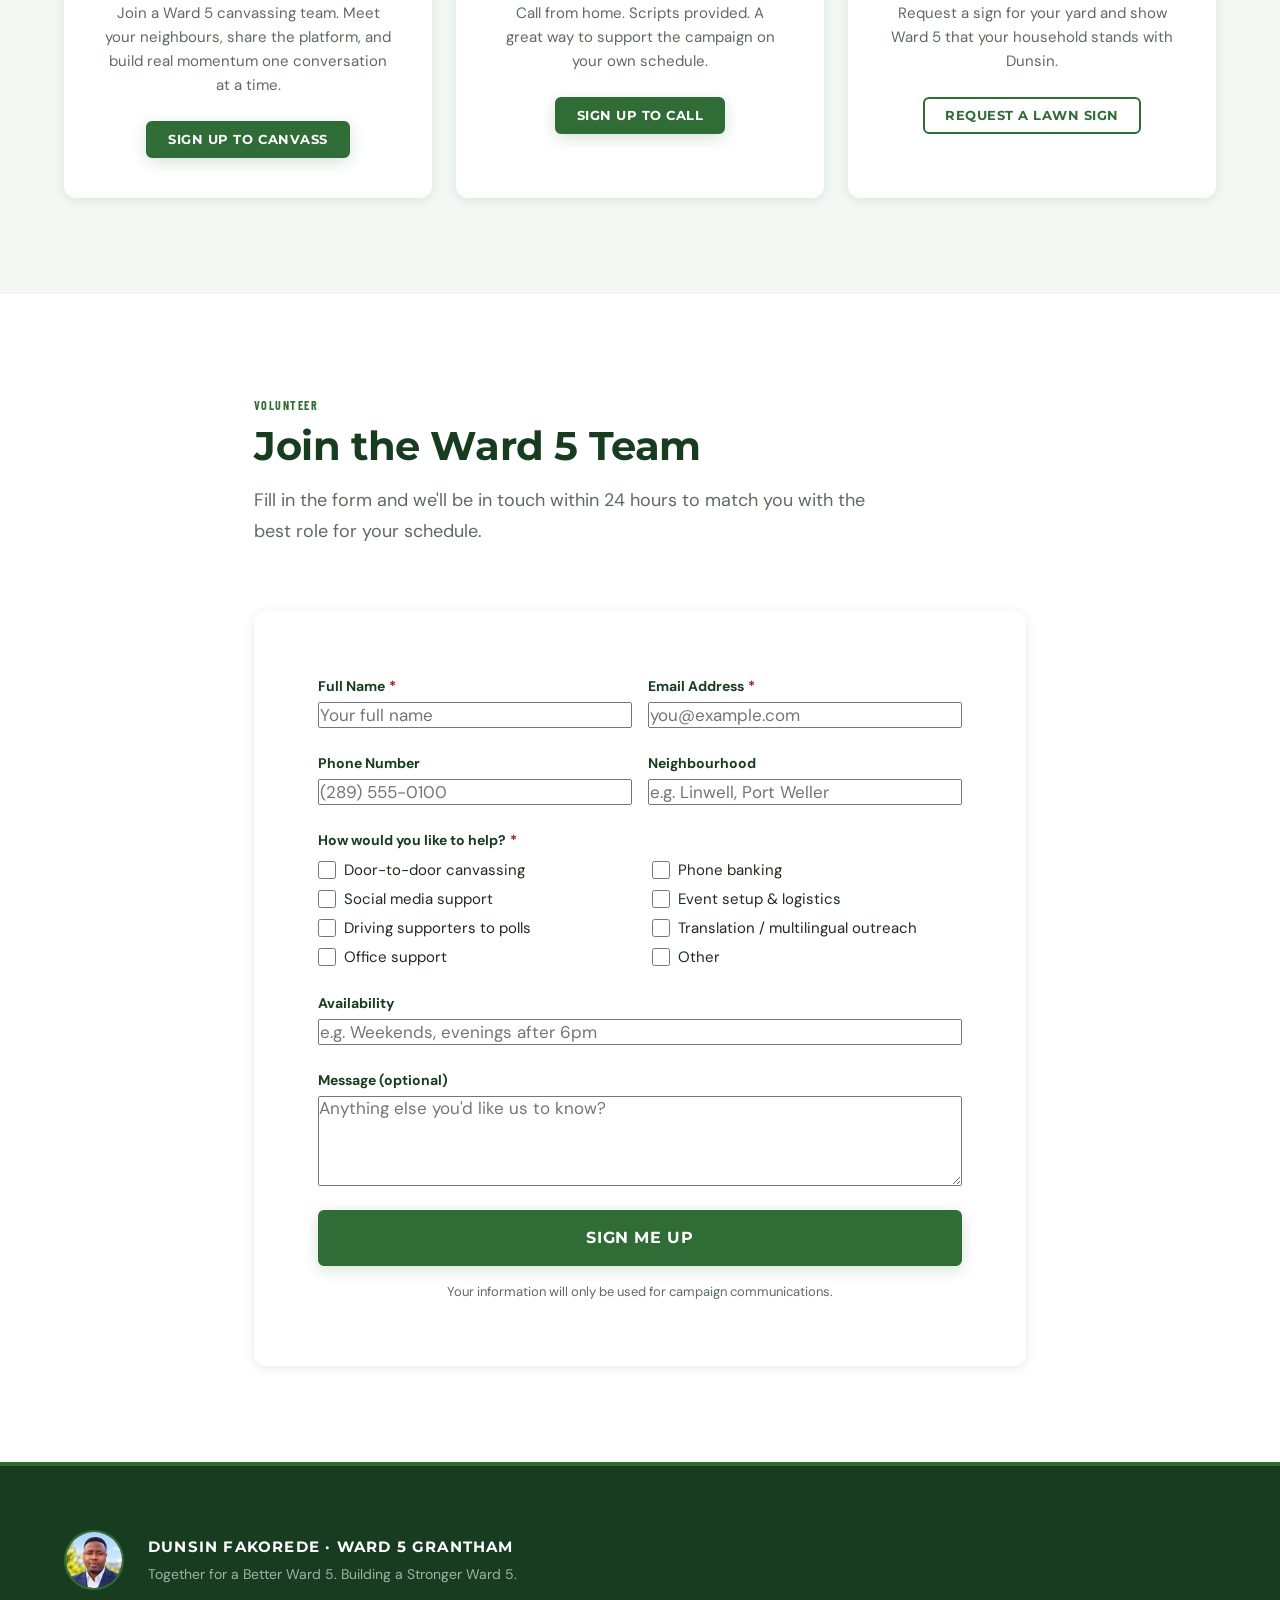
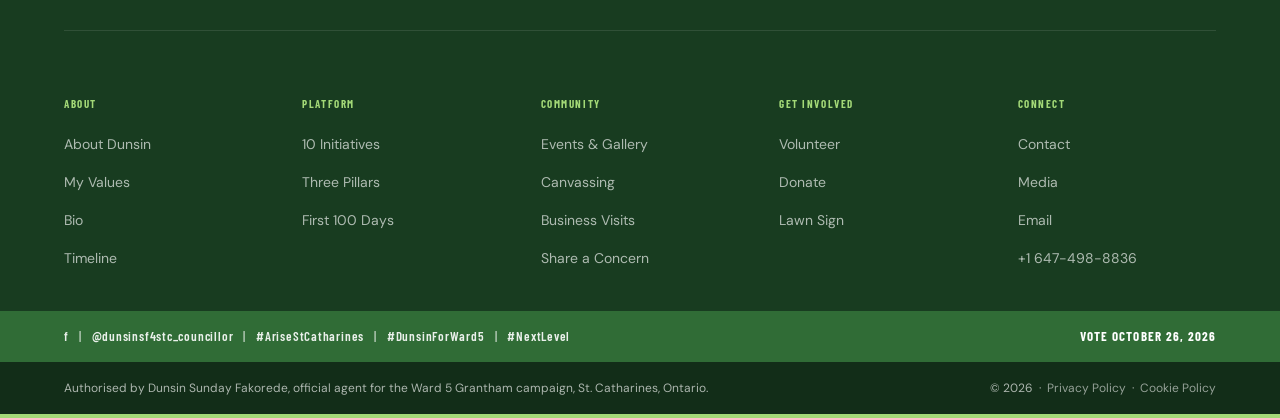
<file: get-involved.html>
<!DOCTYPE html>
<html lang="en">
<head>
  <meta charset="UTF-8">
  <meta name="viewport" content="width=device-width, initial-scale=1">
  <title>Get Involved — Volunteer for Ward 5 | Dunsin Fakorede 2026</title>

  <meta name="description" content="Join the Ward 5 campaign team. Volunteer to canvass doors, phone bank, or request a lawn sign. Every door knocked and every conversation counts.">
  <meta name="keywords" content="Ward 5 Grantham councillor, St. Catharines election 2026, Dunsin Fakorede, Arise St. Catharines, municipal election, October 26 2026">
  <meta name="author" content="Dunsin Sunday Fakorede">
  <meta name="robots" content="index, follow">
  <link rel="canonical" href="https://www.dunsin4stcward5councillor.ca/get-involved.html">

  <meta property="og:type" content="website">
  <meta property="og:url" content="https://www.dunsin4stcward5councillor.ca/get-involved.html">
  <meta property="og:title" content="Get Involved — Volunteer for Ward 5 | Dunsin Fakorede 2026">
  <meta property="og:description" content="Volunteer to canvass, phone bank, or get a lawn sign for the Ward 5 campaign. Vote October 26, 2026.">
  <meta property="og:image" content="https://www.dunsin4stcward5councillor.ca/assets/images/og-image.jpg">
  <meta name="twitter:card" content="summary_large_image">
  <meta name="twitter:title" content="Get Involved — Volunteer for Ward 5 | Dunsin Fakorede 2026">
  <meta name="twitter:description" content="Volunteer to canvass, phone bank, or get a lawn sign for the Ward 5 campaign.">
  <meta name="twitter:image" content="https://www.dunsin4stcward5councillor.ca/assets/images/og-image.jpg">

  <link rel="icon" href="favicon.svg" type="image/svg+xml">
  <link rel="icon" href="favicon.ico" type="image/x-icon">
  <link rel="apple-touch-icon" href="assets/images/favicon-180.png">

  <link rel="preconnect" href="https://fonts.googleapis.com">
  <link rel="preconnect" href="https://fonts.gstatic.com" crossorigin>
  <link rel="stylesheet" href="https://fonts.googleapis.com/css2?family=Montserrat:wght@400;700;900&family=DM+Sans:wght@400;500;700&family=Barlow+Condensed:wght@400;600;700&display=swap">

  <link rel="stylesheet" href="assets/css/main.css">
  <link rel="stylesheet" href="assets/css/navbar.css">
  <link rel="stylesheet" href="assets/css/hero.css">
  <link rel="stylesheet" href="assets/css/components.css">
  <link rel="stylesheet" href="assets/css/forms.css">
  <link rel="stylesheet" href="assets/css/footer.css">
  <link rel="stylesheet" href="assets/css/pages/get-involved.css">

  <script async src="https://www.googletagmanager.com/gtag/js?id=G-VTDVLBJFLK"></script>
  <script>
    window.dataLayer=window.dataLayer||[];
    function gtag(){dataLayer.push(arguments);}
    gtag('js',new Date());gtag('config','G-VTDVLBJFLK');
  </script>
</head>
<body>

  <div id="election-banner" role="alert" aria-live="polite">
    🗳 Election Day — October 26, 2026
  </div>

  <a class="skip-link" href="#main-content">Skip to main content</a>

  <nav class="navbar" role="navigation" aria-label="Main navigation">
    <div class="navbar__inner">
      <a href="index.html" class="navbar__logo" aria-label="Dunsin Fakorede — Ward 5, go to homepage">
        <span class="navbar__logo-text">DUNSIN<span class="navbar__logo-divider"> | </span><span>WARD 5</span></span>
      </a>
      <ul class="navbar__links" role="list">
        <li><a href="index.html">Home</a></li>
        <li><a href="about.html">About</a></li>
        <li><a href="platform.html">Platform</a></li>
        <li><a href="first-100-days.html">First 100 Days</a></li>
        <li><a href="community.html">Community</a></li>
        <li><a href="get-involved.html">Get Involved</a></li>
        <li><a href="contact.html">Contact</a></li>
      </ul>
      <a href="donate.html" class="navbar__donate" aria-label="Donate to the campaign">Donate <span class="arrow">→</span></a>
      <button class="navbar__hamburger" aria-expanded="false" aria-controls="mobile-nav" aria-label="Open navigation menu">
        <span></span><span></span><span></span>
      </button>
    </div>
  </nav>

  <div class="mobile-nav" id="mobile-nav" role="dialog" aria-modal="true" aria-label="Navigation menu">
    <ul class="mobile-nav__links" role="list">
      <li><a href="index.html">Home</a></li>
      <li><a href="about.html">About</a></li>
      <li><a href="platform.html">Platform</a></li>
      <li><a href="first-100-days.html">First 100 Days</a></li>
      <li><a href="community.html">Community</a></li>
      <li><a href="get-involved.html">Get Involved</a></li>
      <li><a href="contact.html">Contact</a></li>
    </ul>
    <a href="donate.html" class="mobile-nav__donate">Donate →</a>
    <div class="mobile-nav__footer">
      <p>#AriseStCatharines · #DunsinForWard5</p>
      <p class="vote-date">Vote — October 26, 2026</p>
    </div>
  </div>

  <main id="main-content">

    <!-- Campaign banner -->
    <div class="page-banner">
      <img
        src="assets/images/banner.jpg"
        srcset="assets/images/banner-768.jpg 768w, assets/images/banner-1200.jpg 1200w, assets/images/banner.jpg 2003w"
        sizes="100vw"
        alt="Dunsin Fakorede for City Councillor — Ward 5, Grantham"
        class="page-banner__img"
        width="2003" height="771">
    </div>

    <!-- ═══════════════════════════════════════════════════════════
         HERO — ASSET A background + rgba(24, 60, 32, 0.85) overlay
         LEFT: label / H1 / subtext
         RIGHT: headshot.jpg (55% width)
         ═══════════════════════════════════════════════════════════ -->
    <section class="hero hero--bg-banner hero--get-involved" aria-label="Get Involved hero">
      <div class="hero__overlay hero__overlay--85" aria-hidden="true"></div>
      <div class="hero__inner">
        <div class="container">
          <div class="hero__content--poster">

            <div>
              <span class="hero__label">Take Action</span>
              <h1 class="hero__title">Get Involved — Ward 5 Needs You</h1>
              <p class="hero__subtext">
                Every door knocked and every conversation counts.
              </p>
              <div class="hero__buttons">
                <a href="#volunteer-form" class="btn btn--primary">Volunteer Now →</a>
                <a href="#three-ways" class="btn btn--outline">See All Ways to Help</a>
              </div>
            </div>

            <div class="hero__image-col">
              <img
                src="assets/images/headshot.jpg"
                alt="Dunsin Fakorede — Ward 5 City Councillor candidate"
                class="hero__headshot-rect"
                width="380">
            </div>

          </div>
        </div>
      </div>
    </section>


    <!-- ═══════════════════════════════════════════════════════════
         THREE WAYS TO GET INVOLVED
         ═══════════════════════════════════════════════════════════ -->
    <section class="section gi-ways-section" id="three-ways" aria-label="Ways to get involved">
      <div class="container">

        <div class="section-header section-header--center reveal">
          <span class="label">Three Ways to Help</span>
          <h2>Pick Your Role in the Campaign</h2>
        </div>

        <div class="three-ways reveal">

          <div class="way-card">
            <span class="way-card__icon" aria-hidden="true">🚪</span>
            <p class="way-card__title">Canvass Doors</p>
            <p class="way-card__body">
              Join a Ward 5 canvassing team. Meet your neighbours,
              share the platform, and build real momentum
              one conversation at a time.
            </p>
            <a href="#volunteer-form" class="btn btn--primary btn--sm">Sign Up to Canvass</a>
          </div>

          <div class="way-card">
            <span class="way-card__icon" aria-hidden="true">📞</span>
            <p class="way-card__title">Phone Bank</p>
            <p class="way-card__body">
              Call from home. Scripts provided.
              A great way to support the campaign on
              your own schedule.
            </p>
            <a href="#volunteer-form" class="btn btn--primary btn--sm">Sign Up to Call</a>
          </div>

          <div class="way-card">
            <span class="way-card__icon" aria-hidden="true">🪧</span>
            <p class="way-card__title">Lawn Sign</p>
            <p class="way-card__body">
              Request a sign for your yard and show Ward 5
              that your household stands with Dunsin.
            </p>
            <button class="btn btn--outline-green btn--sm" data-modal-open
                    aria-label="Open lawn sign request form">
              Request a Lawn Sign
            </button>
          </div>

        </div>
      </div>
    </section>


    <!-- ═══════════════════════════════════════════════════════════
         VOLUNTEER FORM — Netlify Forms
         ═══════════════════════════════════════════════════════════ -->
    <section class="section gi-form-section" id="volunteer-form" aria-label="Volunteer sign-up form">
      <div class="container container--narrow">

        <div class="section-header reveal">
          <span class="label">Volunteer</span>
          <h2>Join the Ward 5 Team</h2>
          <p class="section-intro">
            Fill in the form and we'll be in touch within 24 hours
            to match you with the best role for your schedule.
          </p>
        </div>

        <form
          class="form form--card reveal"
          name="ward5-volunteer"
          method="POST"
          action="https://formspree.io/f/maqzzpaj"
          novalidate>

          <input type="hidden" name="_next" value="forms/volunteer-success.html">
          <input type="hidden" name="_subject" value="New volunteer signup — Dunsin Ward 5">

          <!-- Honeypot — hidden from humans, traps bots -->
          <div style="display:none" aria-hidden="true">
            <label>Don't fill this out: <input name="_gotcha" tabindex="-1" autocomplete="off"></label>
          </div>

          <div class="form-row">
            <div class="form-group">
              <label class="form-label" for="vol-name">
                Full Name <span class="required" aria-label="required">*</span>
              </label>
              <input class="form-input" type="text" id="vol-name" name="full_name"
                     placeholder="Your full name" required autocomplete="name">
            </div>
            <div class="form-group">
              <label class="form-label" for="vol-email">
                Email Address <span class="required" aria-label="required">*</span>
              </label>
              <input class="form-input" type="email" id="vol-email" name="email"
                     placeholder="you@example.com" required autocomplete="email">
            </div>
          </div>

          <div class="form-row">
            <div class="form-group">
              <label class="form-label" for="vol-phone">Phone Number</label>
              <input class="form-input" type="tel" id="vol-phone" name="phone"
                     placeholder="(289) 555-0100" autocomplete="tel">
            </div>
            <div class="form-group">
              <label class="form-label" for="vol-neighbourhood">Neighbourhood</label>
              <input class="form-input" type="text" id="vol-neighbourhood" name="neighbourhood"
                     placeholder="e.g. Linwell, Port Weller">
            </div>
          </div>

          <div class="form-group">
            <fieldset class="form-fieldset">
              <legend class="form-label">
                How would you like to help? <span class="required" aria-label="required">*</span>
              </legend>
              <div class="form-check-grid">
                <label class="form-check">
                  <input type="checkbox" name="help_type" value="canvassing">
                  <span>Door-to-door canvassing</span>
                </label>
                <label class="form-check">
                  <input type="checkbox" name="help_type" value="phone_banking">
                  <span>Phone banking</span>
                </label>
                <label class="form-check">
                  <input type="checkbox" name="help_type" value="social_media">
                  <span>Social media support</span>
                </label>
                <label class="form-check">
                  <input type="checkbox" name="help_type" value="event_logistics">
                  <span>Event setup &amp; logistics</span>
                </label>
                <label class="form-check">
                  <input type="checkbox" name="help_type" value="driving">
                  <span>Driving supporters to polls</span>
                </label>
                <label class="form-check">
                  <input type="checkbox" name="help_type" value="translation">
                  <span>Translation / multilingual outreach</span>
                </label>
                <label class="form-check">
                  <input type="checkbox" name="help_type" value="office_support">
                  <span>Office support</span>
                </label>
                <label class="form-check">
                  <input type="checkbox" name="help_type" value="other">
                  <span>Other</span>
                </label>
              </div>
            </fieldset>
          </div>

          <div class="form-group">
            <label class="form-label" for="vol-availability">Availability</label>
            <input class="form-input" type="text" id="vol-availability" name="availability"
                   placeholder="e.g. Weekends, evenings after 6pm">
          </div>

          <div class="form-group">
            <label class="form-label" for="vol-message">Message (optional)</label>
            <textarea class="form-input form-textarea" id="vol-message" name="message"
                      rows="4" placeholder="Anything else you'd like us to know?"></textarea>
          </div>

          <div class="form-submit">
            <button type="submit" class="btn btn--primary btn--lg btn--full">
              Sign Me Up
            </button>
            <p class="form-privacy">
              Your information will only be used for campaign communications.
            </p>
          </div>

        </form>
      </div>
    </section>

  </main>


  <!-- ═══════════════════════════════════════════════════════════
       LAWN SIGN MODAL — opened by [data-modal-open] buttons
       Closed by [data-modal-close], Escape, or overlay click
       ═══════════════════════════════════════════════════════════ -->
  <div class="modal-overlay" id="lawn-sign-modal"
       role="dialog" aria-modal="true" aria-labelledby="lawn-sign-title">
    <div class="modal">
      <button class="modal__close" data-modal-close aria-label="Close lawn sign request">
        ✕
      </button>
      <h2 class="modal__title" id="lawn-sign-title">Request a Lawn Sign</h2>
      <p class="modal__subtitle">
        We'll deliver your sign and plant it for free.
        Fill in the form below and we'll be in touch within 48 hours.
      </p>

      <form
        class="form"
        name="lawn-sign-request"
        method="POST"
        action="https://formspree.io/f/maqzzpaj"
        novalidate>

        <input type="hidden" name="_next" value="forms/lawn-sign-success.html">
        <input type="hidden" name="_subject" value="New lawn sign request — Dunsin Ward 5">

        <div style="display:none" aria-hidden="true">
          <label>Don't fill this out: <input name="_gotcha" tabindex="-1" autocomplete="off"></label>
        </div>

        <div class="form-group">
          <label class="form-label" for="ls-name">
            Full Name <span class="required" aria-label="required">*</span>
          </label>
          <input class="form-input" type="text" id="ls-name" name="full_name"
                 placeholder="Your full name" required autocomplete="name">
        </div>

        <div class="form-group">
          <label class="form-label" for="ls-address">
            Street Address <span class="required" aria-label="required">*</span>
          </label>
          <input class="form-input" type="text" id="ls-address" name="address"
                 placeholder="Street address for sign placement" required autocomplete="street-address">
        </div>

        <div class="form-group">
          <fieldset class="form-fieldset">
            <legend class="form-label">
              Is this address in Ward 5? <span class="required" aria-label="required">*</span>
            </legend>
            <div class="form-radio-row">
              <label class="form-check">
                <input type="radio" name="in_ward5" value="yes" required>
                <span>Yes</span>
              </label>
              <label class="form-check">
                <input type="radio" name="in_ward5" value="no">
                <span>No — but I support the campaign</span>
              </label>
            </div>
          </fieldset>
        </div>

        <div class="form-row">
          <div class="form-group">
            <label class="form-label" for="ls-phone">
              Phone <span class="required" aria-label="required">*</span>
            </label>
            <input class="form-input" type="tel" id="ls-phone" name="phone"
                   placeholder="(289) 555-0100" required autocomplete="tel">
          </div>
          <div class="form-group">
            <label class="form-label" for="ls-email">
              Email <span class="required" aria-label="required">*</span>
            </label>
            <input class="form-input" type="email" id="ls-email" name="email"
                   placeholder="you@example.com" required autocomplete="email">
          </div>
        </div>

        <div class="form-submit">
          <button type="submit" class="btn btn--primary btn--full">
            Request My Sign
          </button>
        </div>

      </form>
    </div>
  </div>

  <footer class="footer" role="contentinfo">
    <div class="footer__main">
      <div class="container">
        <div class="footer__brand">
          <img src="assets/images/headshot-160.jpg" alt="Dunsin Fakorede" class="footer__headshot" width="60" height="60">
          <div>
            <p class="footer__candidate">Dunsin Fakorede · Ward 5 Grantham</p>
            <p class="footer__slogan">Together for a Better Ward 5. Building a Stronger Ward 5.</p>
          </div>
        </div>
        <nav class="footer__columns" aria-label="Footer navigation">
          <div class="footer__col">
            <p class="footer__col-title">About</p>
            <ul>
              <li><a href="about.html">About Dunsin</a></li>
              <li><a href="about.html#values">My Values</a></li>
              <li><a href="about.html#bio">Bio</a></li>
              <li><a href="about.html#timeline">Timeline</a></li>
            </ul>
          </div>
          <div class="footer__col">
            <p class="footer__col-title">Platform</p>
            <ul>
              <li><a href="platform.html">10 Initiatives</a></li>
              <li><a href="platform.html#pillars">Three Pillars</a></li>
              <li><a href="first-100-days.html">First 100 Days</a></li>
            </ul>
          </div>
          <div class="footer__col">
            <p class="footer__col-title">Community</p>
            <ul>
              <li><a href="community.html">Events &amp; Gallery</a></li>
              <li><a href="community.html">Canvassing</a></li>
              <li><a href="community.html">Business Visits</a></li>
              <li><a href="index.html#share-your-concern">Share a Concern</a></li>
            </ul>
          </div>
          <div class="footer__col">
            <p class="footer__col-title">Get Involved</p>
            <ul>
              <li><a href="get-involved.html">Volunteer</a></li>
              <li><a href="donate.html">Donate</a></li>
              <li><a href="get-involved.html#lawn-sign">Lawn Sign</a></li>
            </ul>
          </div>
          <div class="footer__col">
            <p class="footer__col-title">Connect</p>
            <ul>
              <li><a href="contact.html">Contact</a></li>
              <li><a href="contact.html#media">Media</a></li>
              <li><a href="mailto:dunsin4ward5councillor@gmail.com">Email</a></li>
              <li><a href="tel:+16474988836">+1 647-498-8836</a></li>
            </ul>
          </div>
        </nav>
      </div>
    </div>

    <div class="footer__hashtag-bar">
      <div class="container">
        <div class="footer__hashtag-inner">
          <div class="footer__social">
            <a href="https://www.facebook.com/share/17fxyguoDM/?mibextid=wwXIfr" class="footer__social-link" target="_blank" rel="noopener noreferrer" aria-label="Facebook">f</a>
            <span class="footer__divider">|</span>
            <a href="https://www.instagram.com/dunsinsf4stc_councillor?igsh=MW0xd2ZyOTN4ZHZvYQ%3D%3D&amp;utm_source=qr" class="footer__social-link" target="_blank" rel="noopener noreferrer" aria-label="Instagram">@dunsinsf4stc_councillor</a>
            <span class="footer__divider">|</span>
            #AriseStCatharines
            <span class="footer__divider">|</span>
            #DunsinForWard5
            <span class="footer__divider">|</span>
            #NextLevel
          </div>
          <p class="footer__vote">Vote October 26, 2026</p>
        </div>
      </div>
    </div>

    <div class="footer__legal-bar">
      <div class="container">
        <p class="footer__legal-text">Authorised by Dunsin Sunday Fakorede, official agent for the Ward 5 Grantham campaign, St. Catharines, Ontario.</p>
        <p class="footer__legal-links">© 2026 &nbsp;·&nbsp; <a href="privacy.html">Privacy Policy</a> &nbsp;·&nbsp; <a href="privacy.html#cookies">Cookie Policy</a></p>
      </div>
    </div>
  </footer>

  <button class="back-to-top" aria-label="Back to top">↑</button>

  <div id="cookie-banner" role="dialog" aria-label="Cookie consent">
    <p>This site uses cookies for analytics. <a href="privacy.html#cookies">Learn more</a>.</p>
    <button class="btn btn--sm btn--primary" onclick="localStorage.setItem('cc','1');document.getElementById('cookie-banner').style.display='none'" aria-label="Accept cookies">Accept</button>
  </div>

  <script src="assets/js/mobile-nav.js"></script>
  <script src="assets/js/cookie-consent.js"></script>
  <script src="assets/js/election-banner.js"></script>
  <script src="assets/js/scroll-animations.js"></script>
  <script src="assets/js/forms.js"></script>
  <script src="assets/js/main.js"></script>

</body>
</html>
</file>
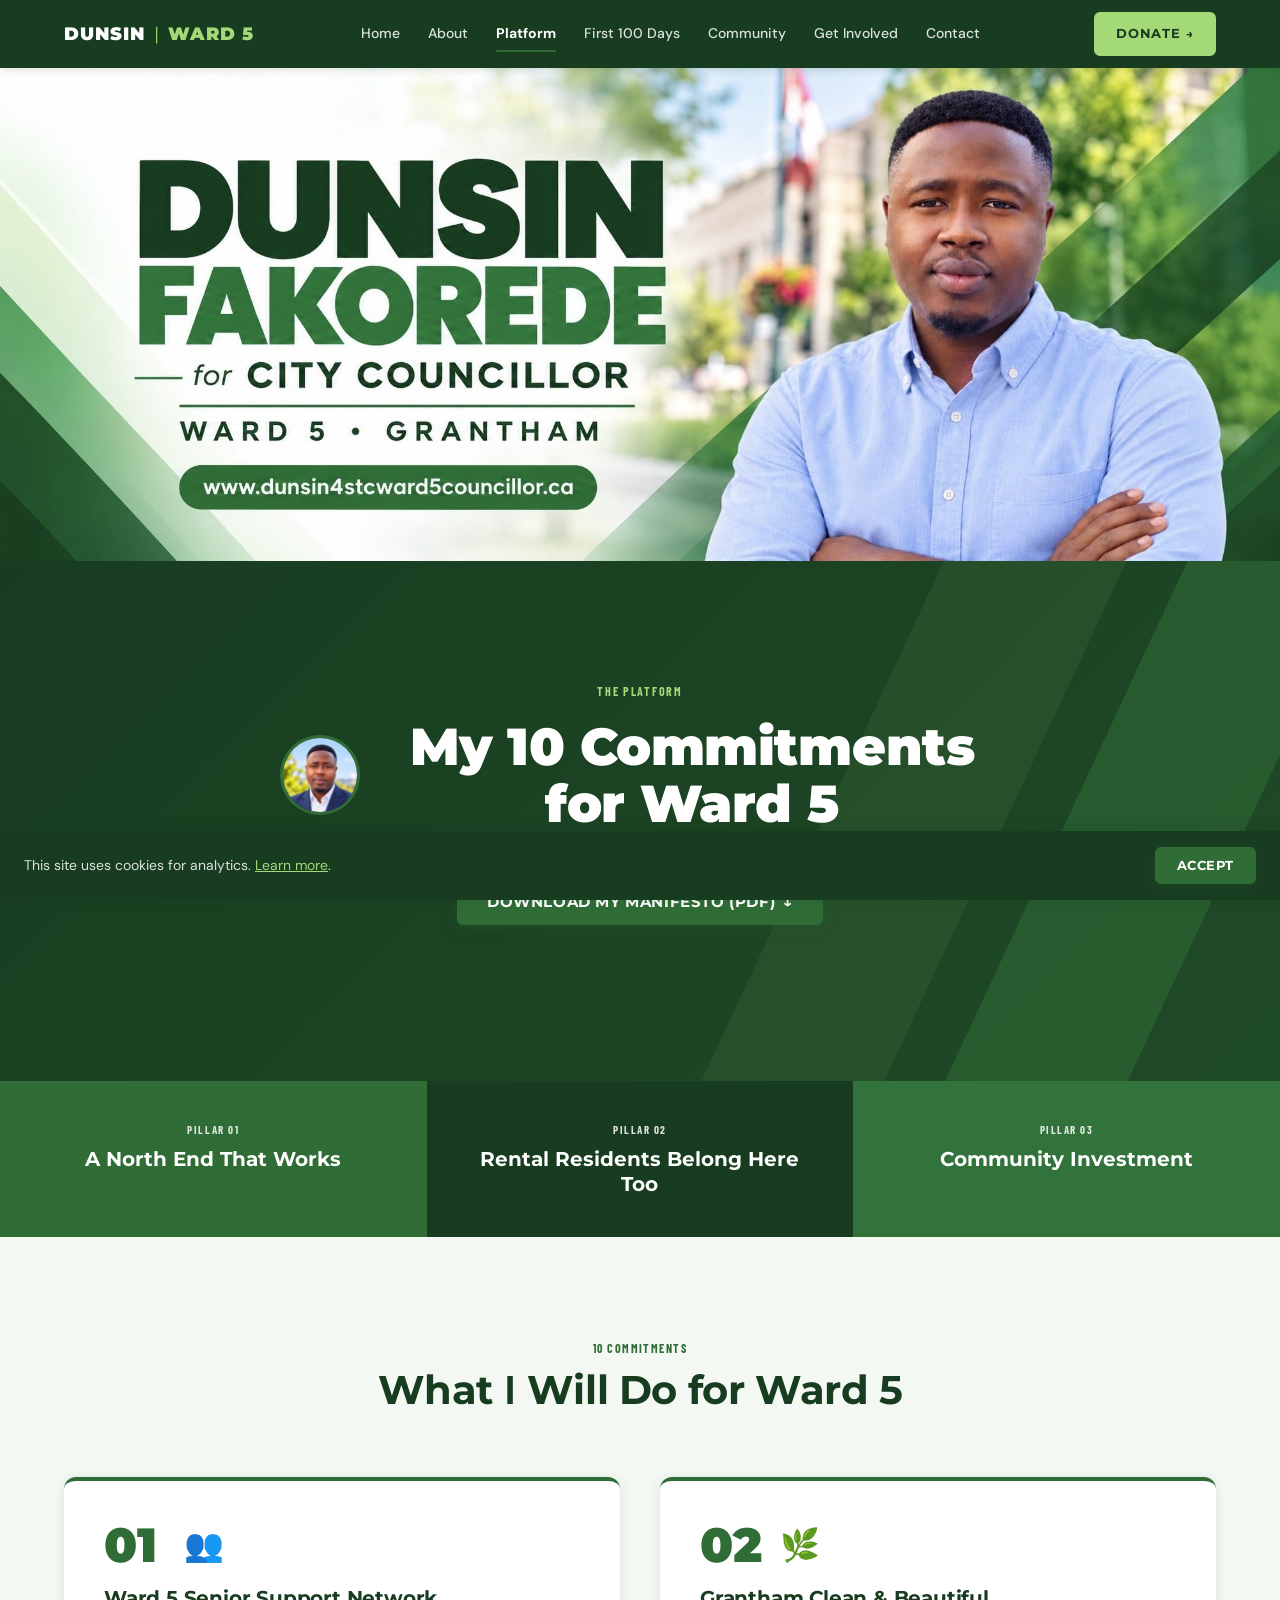
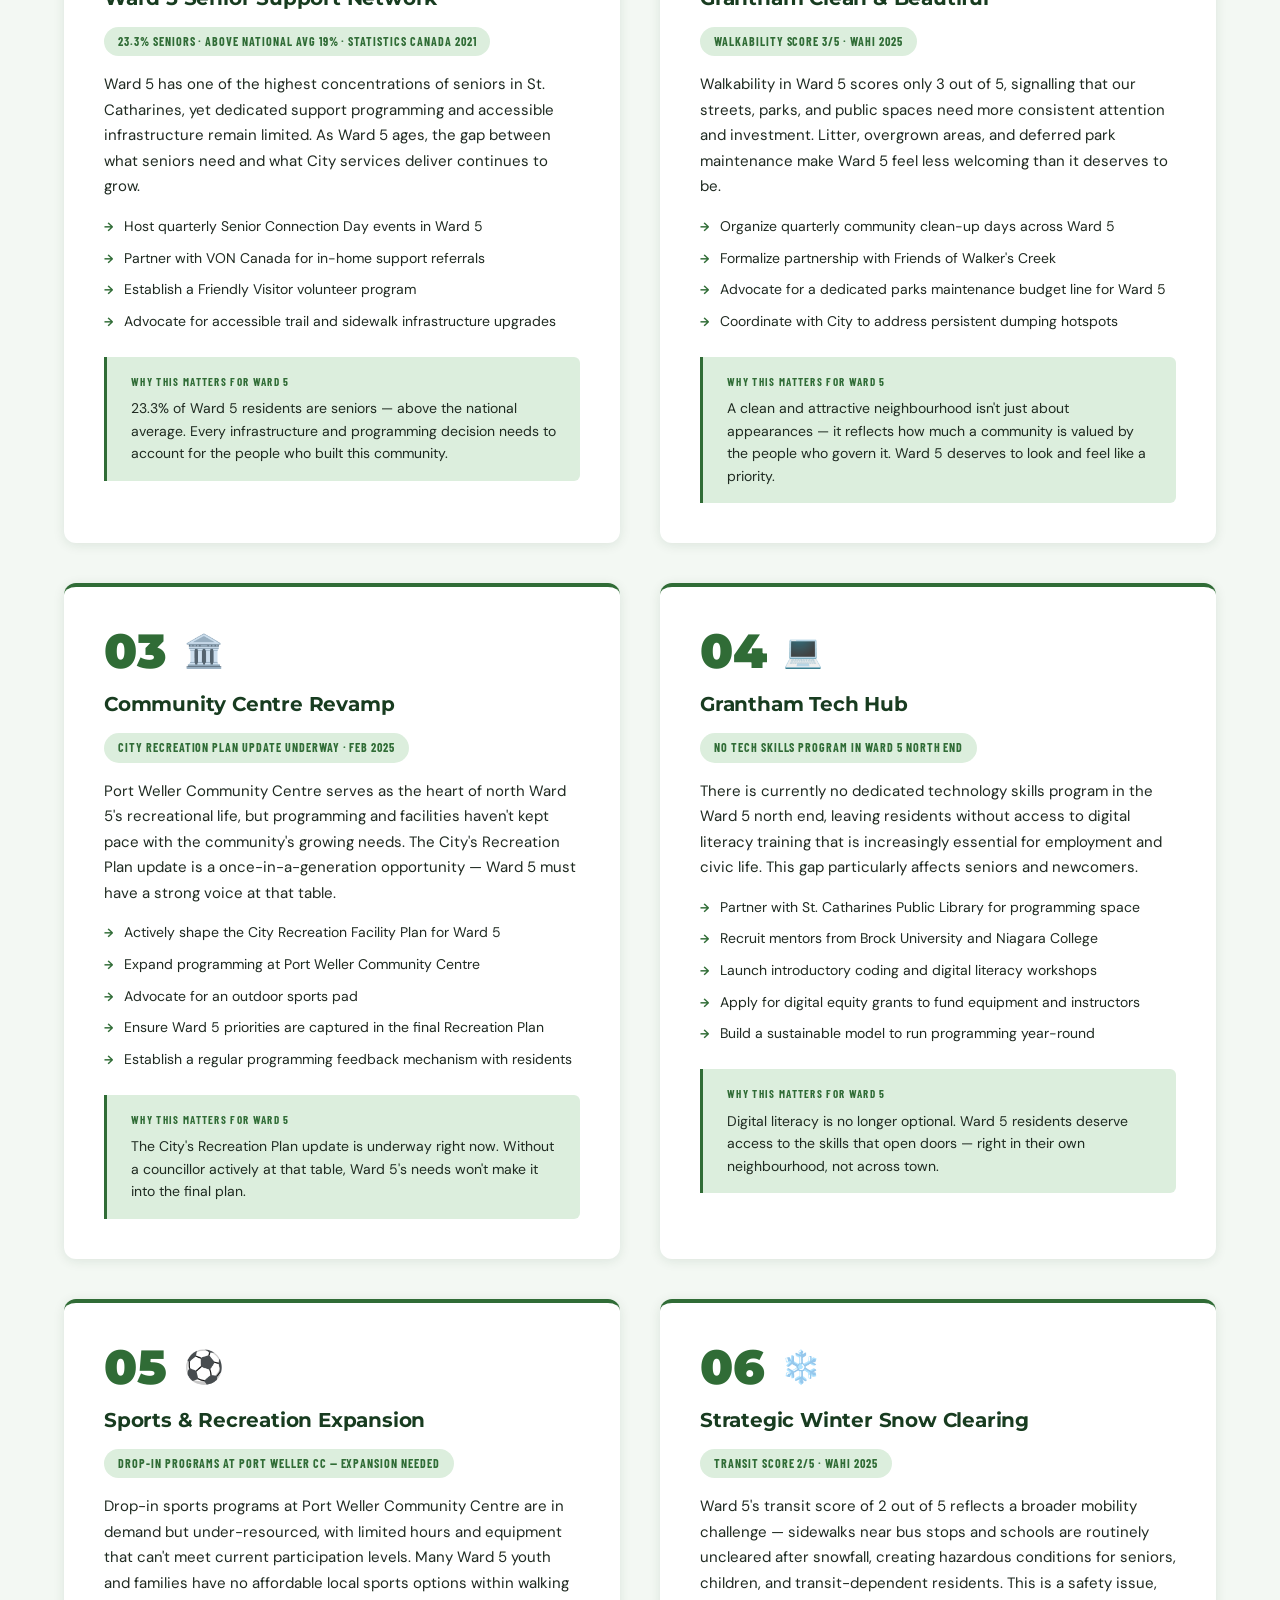
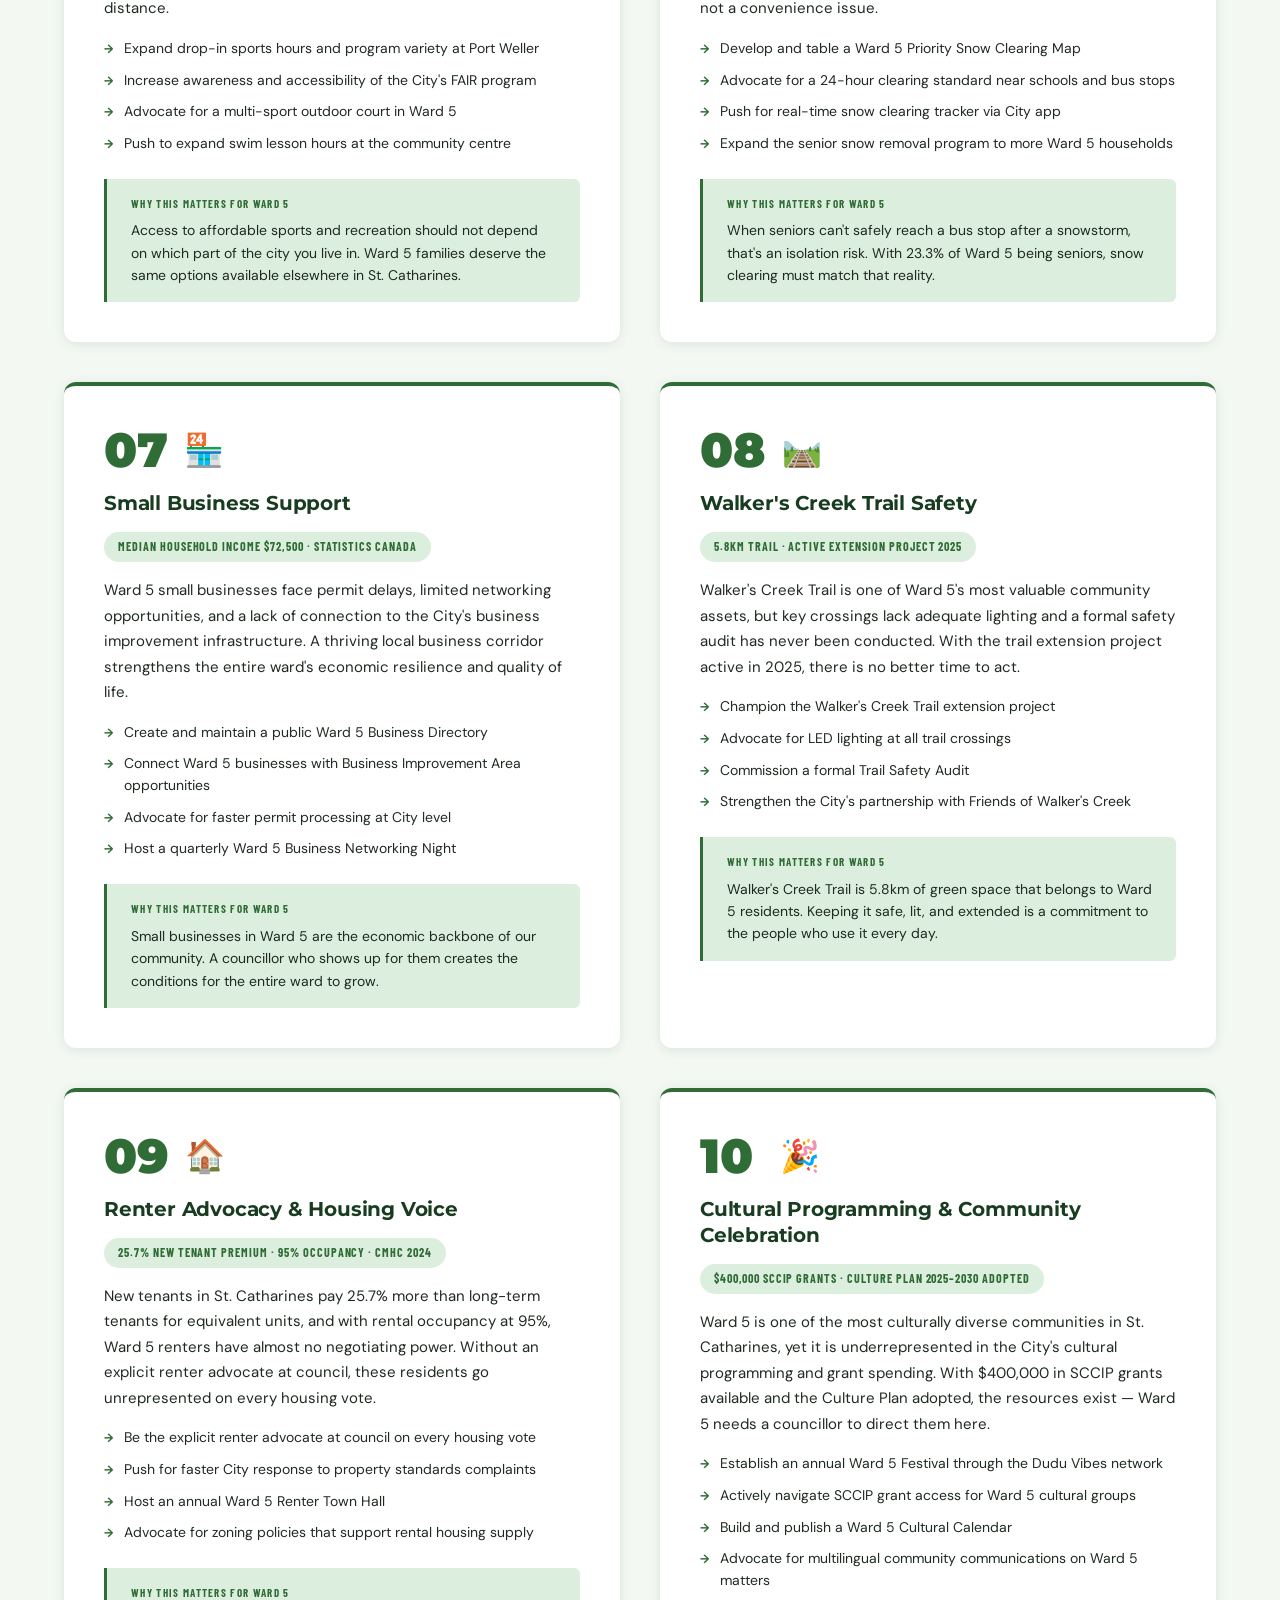
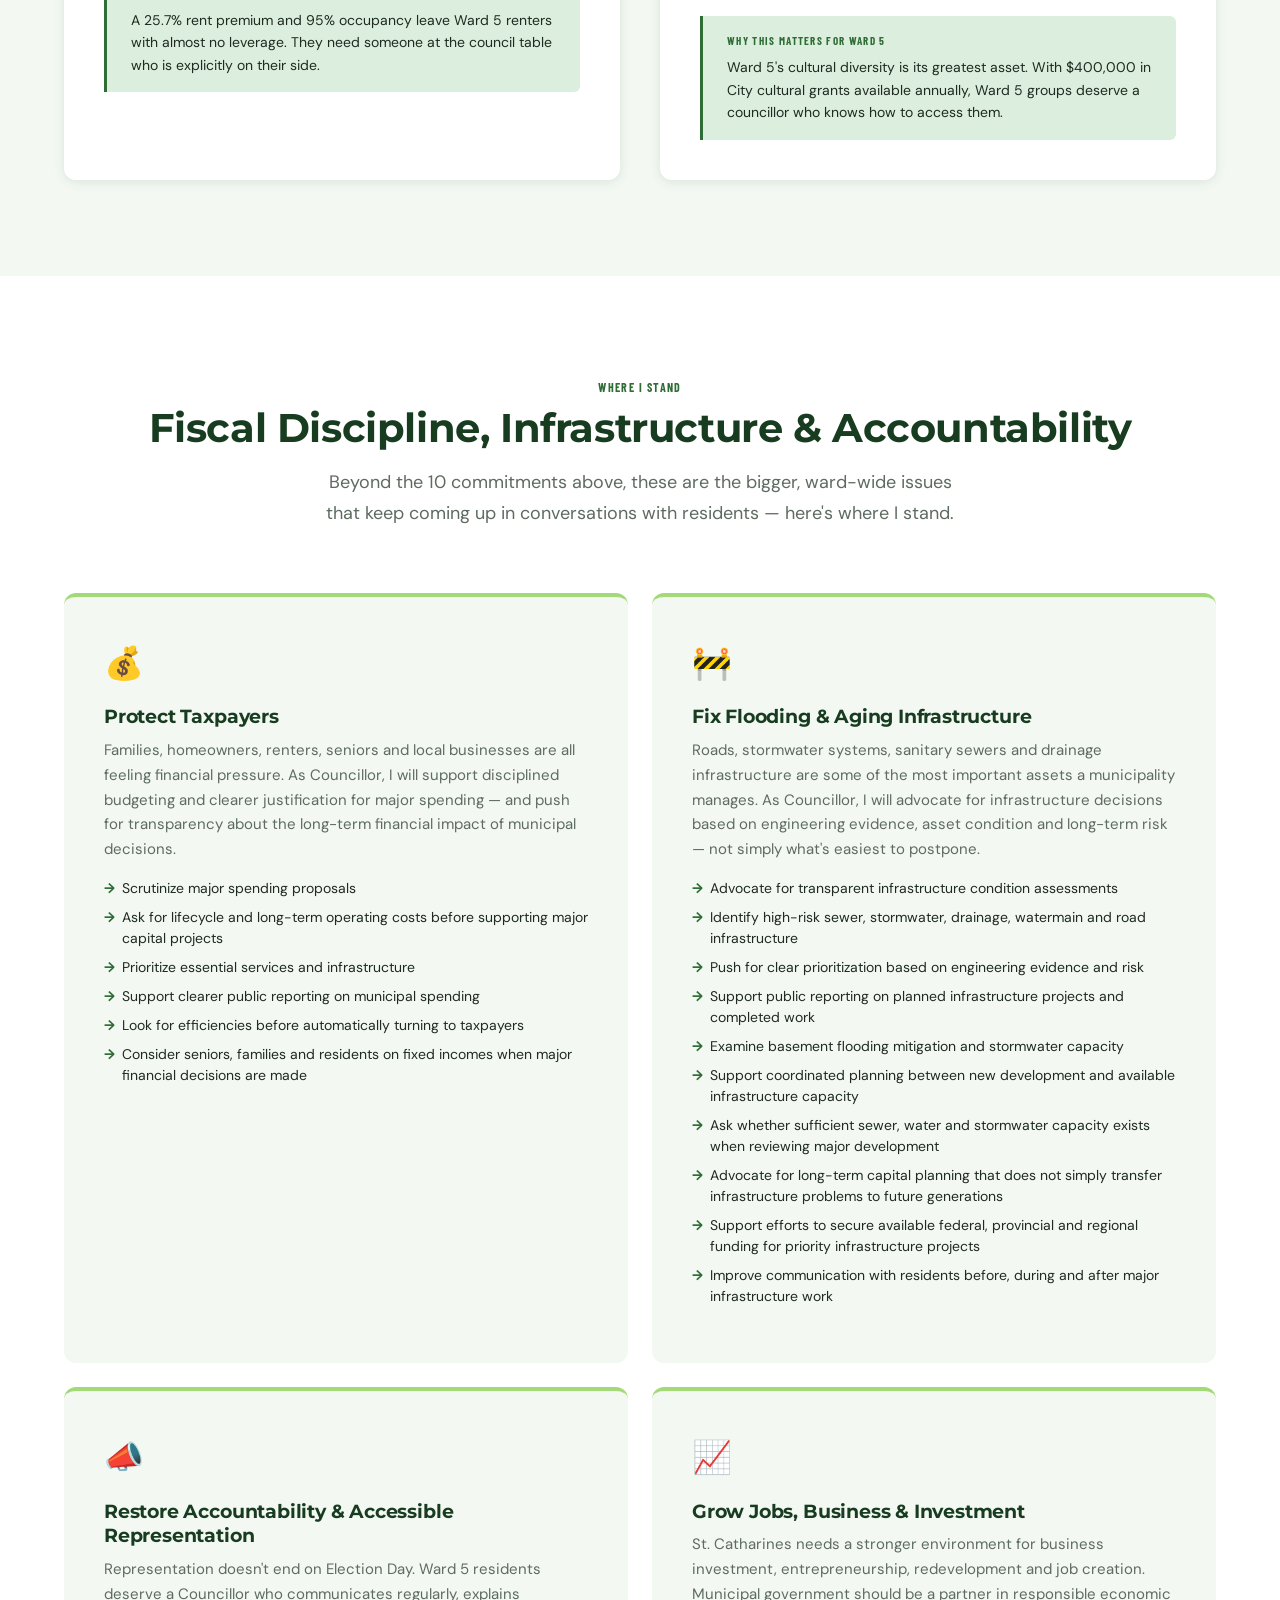
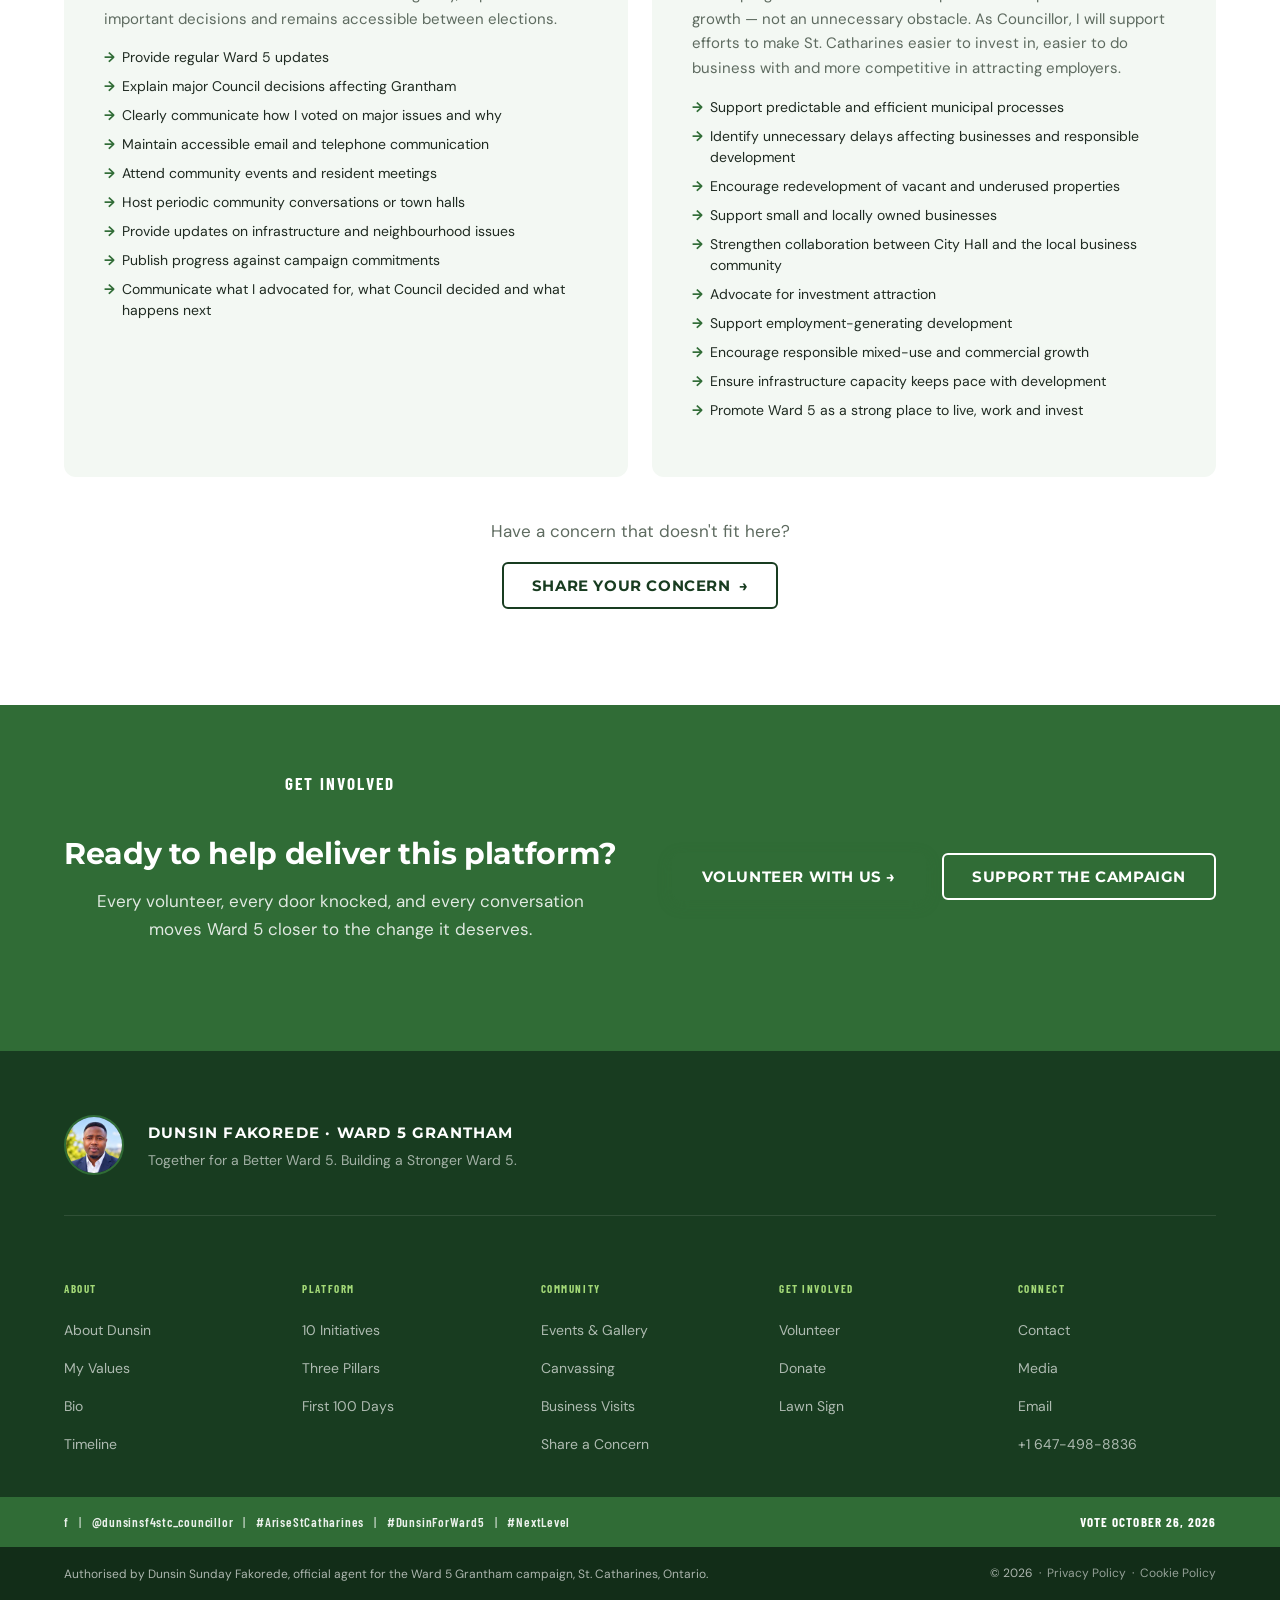
<file: platform.html>
<!DOCTYPE html>
<html lang="en">
<head>
  <meta charset="UTF-8">
  <meta name="viewport" content="width=device-width, initial-scale=1">
  <title>Platform — 10 Commitments for Ward 5 | Dunsin Fakorede 2026</title>

  <meta name="description" content="Dunsin Fakorede's 10 platform commitments for Ward 5 Grantham. Specific, researched, and deliverable. Housing, seniors, infrastructure, and community investment.">
  <meta name="keywords" content="Ward 5 Grantham councillor, St. Catharines election 2026, Dunsin Fakorede, Arise St. Catharines, municipal election, October 26 2026">
  <meta name="author" content="Dunsin Sunday Fakorede">
  <meta name="robots" content="index, follow">
  <link rel="canonical" href="https://www.dunsin4stcward5councillor.ca/platform.html">

  <meta property="og:type" content="website">
  <meta property="og:url" content="https://www.dunsin4stcward5councillor.ca/platform.html">
  <meta property="og:title" content="Platform — 10 Commitments for Ward 5 | Dunsin Fakorede 2026">
  <meta property="og:description" content="10 specific, researched, deliverable commitments for Ward 5 Grantham. Vote October 26, 2026.">
  <meta property="og:image" content="https://www.dunsin4stcward5councillor.ca/assets/images/og-image.jpg">
  <meta name="twitter:card" content="summary_large_image">
  <meta name="twitter:title" content="Platform — 10 Commitments for Ward 5 | Dunsin Fakorede 2026">
  <meta name="twitter:description" content="10 specific, researched, deliverable commitments for Ward 5. Vote October 26, 2026.">
  <meta name="twitter:image" content="https://www.dunsin4stcward5councillor.ca/assets/images/og-image.jpg">

  <link rel="icon" href="favicon.svg" type="image/svg+xml">
  <link rel="icon" href="favicon.ico" type="image/x-icon">
  <link rel="apple-touch-icon" href="assets/images/favicon-180.png">

  <link rel="preconnect" href="https://fonts.googleapis.com">
  <link rel="preconnect" href="https://fonts.gstatic.com" crossorigin>
  <link rel="stylesheet" href="https://fonts.googleapis.com/css2?family=Montserrat:wght@400;700;900&family=DM+Sans:wght@400;500;700&family=Barlow+Condensed:wght@400;600;700&display=swap">

  <link rel="stylesheet" href="assets/css/main.css">
  <link rel="stylesheet" href="assets/css/navbar.css">
  <link rel="stylesheet" href="assets/css/hero.css">
  <link rel="stylesheet" href="assets/css/components.css">
  <link rel="stylesheet" href="assets/css/forms.css">
  <link rel="stylesheet" href="assets/css/footer.css">
  <link rel="stylesheet" href="assets/css/pages/platform.css">

  <script async src="https://www.googletagmanager.com/gtag/js?id=G-VTDVLBJFLK"></script>
  <script>
    window.dataLayer=window.dataLayer||[];
    function gtag(){dataLayer.push(arguments);}
    gtag('js',new Date());gtag('config','G-VTDVLBJFLK');
  </script>
</head>
<body>

  <div id="election-banner" role="alert" aria-live="polite">
    🗳 Election Day — October 26, 2026
  </div>

  <a class="skip-link" href="#main-content">Skip to main content</a>

  <nav class="navbar" role="navigation" aria-label="Main navigation">
    <div class="navbar__inner">
      <a href="index.html" class="navbar__logo" aria-label="Dunsin Fakorede — Ward 5, go to homepage">
        <span class="navbar__logo-text">DUNSIN<span class="navbar__logo-divider"> | </span><span>WARD 5</span></span>
      </a>
      <ul class="navbar__links" role="list">
        <li><a href="index.html">Home</a></li>
        <li><a href="about.html">About</a></li>
        <li><a href="platform.html">Platform</a></li>
        <li><a href="first-100-days.html">First 100 Days</a></li>
        <li><a href="community.html">Community</a></li>
        <li><a href="get-involved.html">Get Involved</a></li>
        <li><a href="contact.html">Contact</a></li>
      </ul>
      <a href="donate.html" class="navbar__donate" aria-label="Donate to the campaign">Donate <span class="arrow">→</span></a>
      <button class="navbar__hamburger" aria-expanded="false" aria-controls="mobile-nav" aria-label="Open navigation menu">
        <span></span><span></span><span></span>
      </button>
    </div>
  </nav>

  <div class="mobile-nav" id="mobile-nav" role="dialog" aria-modal="true" aria-label="Navigation menu">
    <ul class="mobile-nav__links" role="list">
      <li><a href="index.html">Home</a></li>
      <li><a href="about.html">About</a></li>
      <li><a href="platform.html">Platform</a></li>
      <li><a href="first-100-days.html">First 100 Days</a></li>
      <li><a href="community.html">Community</a></li>
      <li><a href="get-involved.html">Get Involved</a></li>
      <li><a href="contact.html">Contact</a></li>
    </ul>
    <a href="donate.html" class="mobile-nav__donate">Donate →</a>
    <div class="mobile-nav__footer">
      <p>#AriseStCatharines · #DunsinForWard5</p>
      <p class="vote-date">Vote — October 26, 2026</p>
    </div>
  </div>

  <main id="main-content">

    <!-- Campaign banner -->
    <div class="page-banner">
      <img
        src="assets/images/banner.jpg"
        srcset="assets/images/banner-768.jpg 768w, assets/images/banner-1200.jpg 1200w, assets/images/banner.jpg 2003w"
        sizes="100vw"
        alt="Dunsin Fakorede for City Councillor — Ward 5, Grantham"
        class="page-banner__img"
        width="2003" height="771">
    </div>

    <!-- ═══════════════════════════════════════════════════════════
         HERO — ASSET A background + rgba(24, 60, 32, 0.85) overlay
         headshot-square.jpg small circular beside H1 (ASSET C)
         ═══════════════════════════════════════════════════════════ -->
    <section class="hero hero--bg-banner hero--platform" aria-label="Platform hero">
      <div class="hero__overlay hero__overlay--85" aria-hidden="true"></div>
      <div class="hero__inner">
        <div class="container">
          <div class="hero__content--centered">
            <span class="hero__label">The Platform</span>
            <div class="platform-hero__title-row">
              <img
                src="assets/images/headshot-square.jpg"
                alt="Dunsin Fakorede"
                class="platform-hero__headshot"
                width="80" height="80"
                aria-hidden="true">
              <h1 class="hero__title">My 10 Commitments for Ward 5</h1>
            </div>
            <p class="hero__subtext">Specific. Researched. Deliverable.</p>
            <div class="hero__buttons" style="justify-content: center;">
              <a href="assets/files/Dunsin-Fakorede-2026-Manifesto.pdf" class="btn btn--primary" download>
                Download My Manifesto (PDF) <span class="arrow">↓</span>
              </a>
            </div>
          </div>
        </div>
      </div>
    </section>


    <!-- ═══════════════════════════════════════════════════════════
         THREE PILLARS BAR
         ═══════════════════════════════════════════════════════════ -->
    <div class="pillars-bar" id="pillars" role="list" aria-label="Three platform pillars">

      <div class="pillar pillar--green" role="listitem">
        <span class="pillar__number">Pillar 01</span>
        <p class="pillar__title">A North End That Works</p>
      </div>

      <div class="pillar pillar--green-dark" role="listitem">
        <span class="pillar__number">Pillar 02</span>
        <p class="pillar__title">Rental Residents Belong Here Too</p>
      </div>

      <div class="pillar pillar--leaf" role="listitem">
        <span class="pillar__number">Pillar 03</span>
        <p class="pillar__title">Community Investment</p>
      </div>

    </div>


    <!-- ═══════════════════════════════════════════════════════════
         10 INITIATIVE CARDS
         ═══════════════════════════════════════════════════════════ -->
    <section class="section initiatives-section" aria-label="10 platform initiatives">
      <div class="container">

        <div class="section-header section-header--center reveal">
          <span class="label">10 Commitments</span>
          <h2>What I Will Do for Ward 5</h2>
        </div>

        <div class="initiatives-grid">

          <!-- ─── Initiative 01 ─────────────────────────────── -->
          <article class="initiative-card reveal" id="initiative-01">
            <div class="initiative-card__header">
              <span class="initiative-card__badge">01</span>
              <span class="initiative-card__icon" aria-hidden="true">👥</span>
            </div>
            <h3 class="initiative-card__title">Ward 5 Senior Support Network</h3>
            <div class="initiative-card__stat">
              <span class="stat-pill stat-pill--green">23.3% seniors · above national avg 19% · Statistics Canada 2021</span>
            </div>
            <p class="initiative-card__problem">
              Ward 5 has one of the highest concentrations of seniors in St. Catharines,
              yet dedicated support programming and accessible infrastructure remain limited.
              As Ward 5 ages, the gap between what seniors need and what City services
              deliver continues to grow.
            </p>
            <ul class="initiative-card__actions">
              <li>Host quarterly Senior Connection Day events in Ward 5</li>
              <li>Partner with VON Canada for in-home support referrals</li>
              <li>Establish a Friendly Visitor volunteer program</li>
              <li>Advocate for accessible trail and sidewalk infrastructure upgrades</li>
            </ul>
            <div class="initiative-card__callout">
              <p class="initiative-card__callout-label">Why this matters for Ward 5</p>
              <p>23.3% of Ward 5 residents are seniors — above the national average.
              Every infrastructure and programming decision needs to account for
              the people who built this community.</p>
            </div>
          </article>

          <!-- ─── Initiative 02 ─────────────────────────────── -->
          <article class="initiative-card reveal" id="initiative-02">
            <div class="initiative-card__header">
              <span class="initiative-card__badge">02</span>
              <span class="initiative-card__icon" aria-hidden="true">🌿</span>
            </div>
            <h3 class="initiative-card__title">Grantham Clean &amp; Beautiful</h3>
            <div class="initiative-card__stat">
              <span class="stat-pill stat-pill--green">Walkability score 3/5 · Wahi 2025</span>
            </div>
            <p class="initiative-card__problem">
              Walkability in Ward 5 scores only 3 out of 5, signalling that our streets,
              parks, and public spaces need more consistent attention and investment.
              Litter, overgrown areas, and deferred park maintenance make Ward 5
              feel less welcoming than it deserves to be.
            </p>
            <ul class="initiative-card__actions">
              <li>Organize quarterly community clean-up days across Ward 5</li>
              <li>Formalize partnership with Friends of Walker's Creek</li>
              <li>Advocate for a dedicated parks maintenance budget line for Ward 5</li>
              <li>Coordinate with City to address persistent dumping hotspots</li>
            </ul>
            <div class="initiative-card__callout">
              <p class="initiative-card__callout-label">Why this matters for Ward 5</p>
              <p>A clean and attractive neighbourhood isn't just about appearances —
              it reflects how much a community is valued by the people who govern it.
              Ward 5 deserves to look and feel like a priority.</p>
            </div>
          </article>

          <!-- ─── Initiative 03 ─────────────────────────────── -->
          <article class="initiative-card reveal" id="initiative-03">
            <div class="initiative-card__header">
              <span class="initiative-card__badge">03</span>
              <span class="initiative-card__icon" aria-hidden="true">🏛️</span>
            </div>
            <h3 class="initiative-card__title">Community Centre Revamp</h3>
            <div class="initiative-card__stat">
              <span class="stat-pill stat-pill--green">City Recreation Plan update underway · Feb 2025</span>
            </div>
            <p class="initiative-card__problem">
              Port Weller Community Centre serves as the heart of north Ward 5's
              recreational life, but programming and facilities haven't kept pace
              with the community's growing needs. The City's Recreation Plan update
              is a once-in-a-generation opportunity — Ward 5 must have a strong
              voice at that table.
            </p>
            <ul class="initiative-card__actions">
              <li>Actively shape the City Recreation Facility Plan for Ward 5</li>
              <li>Expand programming at Port Weller Community Centre</li>
              <li>Advocate for an outdoor sports pad</li>
              <li>Ensure Ward 5 priorities are captured in the final Recreation Plan</li>
              <li>Establish a regular programming feedback mechanism with residents</li>
            </ul>
            <div class="initiative-card__callout">
              <p class="initiative-card__callout-label">Why this matters for Ward 5</p>
              <p>The City's Recreation Plan update is underway right now. Without
              a councillor actively at that table, Ward 5's needs won't make it
              into the final plan.</p>
            </div>
          </article>

          <!-- ─── Initiative 04 ─────────────────────────────── -->
          <article class="initiative-card reveal" id="initiative-04">
            <div class="initiative-card__header">
              <span class="initiative-card__badge">04</span>
              <span class="initiative-card__icon" aria-hidden="true">💻</span>
            </div>
            <h3 class="initiative-card__title">Grantham Tech Hub</h3>
            <div class="initiative-card__stat">
              <span class="stat-pill stat-pill--green">No tech skills program in Ward 5 north end</span>
            </div>
            <p class="initiative-card__problem">
              There is currently no dedicated technology skills program in the Ward 5
              north end, leaving residents without access to digital literacy training
              that is increasingly essential for employment and civic life. This gap
              particularly affects seniors and newcomers.
            </p>
            <ul class="initiative-card__actions">
              <li>Partner with St. Catharines Public Library for programming space</li>
              <li>Recruit mentors from Brock University and Niagara College</li>
              <li>Launch introductory coding and digital literacy workshops</li>
              <li>Apply for digital equity grants to fund equipment and instructors</li>
              <li>Build a sustainable model to run programming year-round</li>
            </ul>
            <div class="initiative-card__callout">
              <p class="initiative-card__callout-label">Why this matters for Ward 5</p>
              <p>Digital literacy is no longer optional. Ward 5 residents deserve
              access to the skills that open doors — right in their own neighbourhood,
              not across town.</p>
            </div>
          </article>

          <!-- ─── Initiative 05 ─────────────────────────────── -->
          <article class="initiative-card reveal" id="initiative-05">
            <div class="initiative-card__header">
              <span class="initiative-card__badge">05</span>
              <span class="initiative-card__icon" aria-hidden="true">⚽</span>
            </div>
            <h3 class="initiative-card__title">Sports &amp; Recreation Expansion</h3>
            <div class="initiative-card__stat">
              <span class="stat-pill stat-pill--green">Drop-in programs at Port Weller CC — expansion needed</span>
            </div>
            <p class="initiative-card__problem">
              Drop-in sports programs at Port Weller Community Centre are in demand
              but under-resourced, with limited hours and equipment that can't meet
              current participation levels. Many Ward 5 youth and families have no
              affordable local sports options within walking distance.
            </p>
            <ul class="initiative-card__actions">
              <li>Expand drop-in sports hours and program variety at Port Weller</li>
              <li>Increase awareness and accessibility of the City's FAIR program</li>
              <li>Advocate for a multi-sport outdoor court in Ward 5</li>
              <li>Push to expand swim lesson hours at the community centre</li>
            </ul>
            <div class="initiative-card__callout">
              <p class="initiative-card__callout-label">Why this matters for Ward 5</p>
              <p>Access to affordable sports and recreation should not depend on
              which part of the city you live in. Ward 5 families deserve the same
              options available elsewhere in St. Catharines.</p>
            </div>
          </article>

          <!-- ─── Initiative 06 ─────────────────────────────── -->
          <article class="initiative-card reveal" id="initiative-06">
            <div class="initiative-card__header">
              <span class="initiative-card__badge">06</span>
              <span class="initiative-card__icon" aria-hidden="true">❄️</span>
            </div>
            <h3 class="initiative-card__title">Strategic Winter Snow Clearing</h3>
            <div class="initiative-card__stat">
              <span class="stat-pill stat-pill--green">Transit score 2/5 · Wahi 2025</span>
            </div>
            <p class="initiative-card__problem">
              Ward 5's transit score of 2 out of 5 reflects a broader mobility
              challenge — sidewalks near bus stops and schools are routinely
              uncleared after snowfall, creating hazardous conditions for seniors,
              children, and transit-dependent residents. This is a safety issue,
              not a convenience issue.
            </p>
            <ul class="initiative-card__actions">
              <li>Develop and table a Ward 5 Priority Snow Clearing Map</li>
              <li>Advocate for a 24-hour clearing standard near schools and bus stops</li>
              <li>Push for real-time snow clearing tracker via City app</li>
              <li>Expand the senior snow removal program to more Ward 5 households</li>
            </ul>
            <div class="initiative-card__callout">
              <p class="initiative-card__callout-label">Why this matters for Ward 5</p>
              <p>When seniors can't safely reach a bus stop after a snowstorm,
              that's an isolation risk. With 23.3% of Ward 5 being seniors,
              snow clearing must match that reality.</p>
            </div>
          </article>

          <!-- ─── Initiative 07 ─────────────────────────────── -->
          <article class="initiative-card reveal" id="initiative-07">
            <div class="initiative-card__header">
              <span class="initiative-card__badge">07</span>
              <span class="initiative-card__icon" aria-hidden="true">🏪</span>
            </div>
            <h3 class="initiative-card__title">Small Business Support</h3>
            <div class="initiative-card__stat">
              <span class="stat-pill stat-pill--green">Median household income $72,500 · Statistics Canada</span>
            </div>
            <p class="initiative-card__problem">
              Ward 5 small businesses face permit delays, limited networking
              opportunities, and a lack of connection to the City's business
              improvement infrastructure. A thriving local business corridor
              strengthens the entire ward's economic resilience and quality of life.
            </p>
            <ul class="initiative-card__actions">
              <li>Create and maintain a public Ward 5 Business Directory</li>
              <li>Connect Ward 5 businesses with Business Improvement Area opportunities</li>
              <li>Advocate for faster permit processing at City level</li>
              <li>Host a quarterly Ward 5 Business Networking Night</li>
            </ul>
            <div class="initiative-card__callout">
              <p class="initiative-card__callout-label">Why this matters for Ward 5</p>
              <p>Small businesses in Ward 5 are the economic backbone of our community.
              A councillor who shows up for them creates the conditions for the
              entire ward to grow.</p>
            </div>
          </article>

          <!-- ─── Initiative 08 ─────────────────────────────── -->
          <article class="initiative-card reveal" id="initiative-08">
            <div class="initiative-card__header">
              <span class="initiative-card__badge">08</span>
              <span class="initiative-card__icon" aria-hidden="true">🛤️</span>
            </div>
            <h3 class="initiative-card__title">Walker's Creek Trail Safety</h3>
            <div class="initiative-card__stat">
              <span class="stat-pill stat-pill--green">5.8km trail · Active extension project 2025</span>
            </div>
            <p class="initiative-card__problem">
              Walker's Creek Trail is one of Ward 5's most valuable community assets,
              but key crossings lack adequate lighting and a formal safety audit has
              never been conducted. With the trail extension project active in 2025,
              there is no better time to act.
            </p>
            <ul class="initiative-card__actions">
              <li>Champion the Walker's Creek Trail extension project</li>
              <li>Advocate for LED lighting at all trail crossings</li>
              <li>Commission a formal Trail Safety Audit</li>
              <li>Strengthen the City's partnership with Friends of Walker's Creek</li>
            </ul>
            <div class="initiative-card__callout">
              <p class="initiative-card__callout-label">Why this matters for Ward 5</p>
              <p>Walker's Creek Trail is 5.8km of green space that belongs to
              Ward 5 residents. Keeping it safe, lit, and extended is a
              commitment to the people who use it every day.</p>
            </div>
          </article>

          <!-- ─── Initiative 09 ─────────────────────────────── -->
          <article class="initiative-card reveal" id="initiative-09">
            <div class="initiative-card__header">
              <span class="initiative-card__badge">09</span>
              <span class="initiative-card__icon" aria-hidden="true">🏠</span>
            </div>
            <h3 class="initiative-card__title">Renter Advocacy &amp; Housing Voice</h3>
            <div class="initiative-card__stat">
              <span class="stat-pill stat-pill--green">25.7% new tenant premium · 95% occupancy · CMHC 2024</span>
            </div>
            <p class="initiative-card__problem">
              New tenants in St. Catharines pay 25.7% more than long-term tenants
              for equivalent units, and with rental occupancy at 95%, Ward 5 renters
              have almost no negotiating power. Without an explicit renter advocate
              at council, these residents go unrepresented on every housing vote.
            </p>
            <ul class="initiative-card__actions">
              <li>Be the explicit renter advocate at council on every housing vote</li>
              <li>Push for faster City response to property standards complaints</li>
              <li>Host an annual Ward 5 Renter Town Hall</li>
              <li>Advocate for zoning policies that support rental housing supply</li>
            </ul>
            <div class="initiative-card__callout">
              <p class="initiative-card__callout-label">Why this matters for Ward 5</p>
              <p>A 25.7% rent premium and 95% occupancy leave Ward 5 renters with
              almost no leverage. They need someone at the council table who is
              explicitly on their side.</p>
            </div>
          </article>

          <!-- ─── Initiative 10 ─────────────────────────────── -->
          <article class="initiative-card reveal" id="initiative-10">
            <div class="initiative-card__header">
              <span class="initiative-card__badge">10</span>
              <span class="initiative-card__icon" aria-hidden="true">🎉</span>
            </div>
            <h3 class="initiative-card__title">Cultural Programming &amp; Community Celebration</h3>
            <div class="initiative-card__stat">
              <span class="stat-pill stat-pill--green">$400,000 SCCIP grants · Culture Plan 2025–2030 adopted</span>
            </div>
            <p class="initiative-card__problem">
              Ward 5 is one of the most culturally diverse communities in
              St. Catharines, yet it is underrepresented in the City's cultural
              programming and grant spending. With $400,000 in SCCIP grants
              available and the Culture Plan adopted, the resources exist —
              Ward 5 needs a councillor to direct them here.
            </p>
            <ul class="initiative-card__actions">
              <li>Establish an annual Ward 5 Festival through the Dudu Vibes network</li>
              <li>Actively navigate SCCIP grant access for Ward 5 cultural groups</li>
              <li>Build and publish a Ward 5 Cultural Calendar</li>
              <li>Advocate for multilingual community communications on Ward 5 matters</li>
            </ul>
            <div class="initiative-card__callout">
              <p class="initiative-card__callout-label">Why this matters for Ward 5</p>
              <p>Ward 5's cultural diversity is its greatest asset. With $400,000 in
              City cultural grants available annually, Ward 5 groups deserve a
              councillor who knows how to access them.</p>
            </div>
          </article>

        </div><!-- /.initiatives-grid -->

      </div>
    </section>


    <!-- ═══════════════════════════════════════════════════════════
         BIGGER PICTURE — taxpayers, infrastructure, accountability
         These are ward-wide issues residents keep raising that sit
         alongside the 10 Commitments above.
         ═══════════════════════════════════════════════════════════ -->
    <section class="section bigger-picture-section" aria-label="Where I stand on taxpayers, infrastructure and accountability">
      <div class="container">

        <div class="section-header section-header--center reveal">
          <span class="label">Where I Stand</span>
          <h2>Fiscal Discipline, Infrastructure &amp; Accountability</h2>
          <p class="section-intro">
            Beyond the 10 commitments above, these are the bigger, ward-wide
            issues that keep coming up in conversations with residents —
            here's where I stand.
          </p>
        </div>

        <div class="bigger-picture-grid">

          <div class="bigger-picture-card reveal">
            <span class="bigger-picture-card__icon" aria-hidden="true">💰</span>
            <h3 class="bigger-picture-card__title">Protect Taxpayers</h3>
            <p class="bigger-picture-card__body">
              Families, homeowners, renters, seniors and local businesses are
              all feeling financial pressure. As Councillor, I will support
              disciplined budgeting and clearer justification for major
              spending — and push for transparency about the long-term
              financial impact of municipal decisions.
            </p>
            <ul class="bigger-picture-card__list">
              <li>Scrutinize major spending proposals</li>
              <li>Ask for lifecycle and long-term operating costs before supporting major capital projects</li>
              <li>Prioritize essential services and infrastructure</li>
              <li>Support clearer public reporting on municipal spending</li>
              <li>Look for efficiencies before automatically turning to taxpayers</li>
              <li>Consider seniors, families and residents on fixed incomes when major financial decisions are made</li>
            </ul>
          </div>

          <div class="bigger-picture-card reveal">
            <span class="bigger-picture-card__icon" aria-hidden="true">🚧</span>
            <h3 class="bigger-picture-card__title">Fix Flooding &amp; Aging Infrastructure</h3>
            <p class="bigger-picture-card__body">
              Roads, stormwater systems, sanitary sewers and drainage
              infrastructure are some of the most important assets a
              municipality manages. As Councillor, I will advocate for
              infrastructure decisions based on engineering evidence, asset
              condition and long-term risk — not simply what's easiest to
              postpone.
            </p>
            <ul class="bigger-picture-card__list">
              <li>Advocate for transparent infrastructure condition assessments</li>
              <li>Identify high-risk sewer, stormwater, drainage, watermain and road infrastructure</li>
              <li>Push for clear prioritization based on engineering evidence and risk</li>
              <li>Support public reporting on planned infrastructure projects and completed work</li>
              <li>Examine basement flooding mitigation and stormwater capacity</li>
              <li>Support coordinated planning between new development and available infrastructure capacity</li>
              <li>Ask whether sufficient sewer, water and stormwater capacity exists when reviewing major development</li>
              <li>Advocate for long-term capital planning that does not simply transfer infrastructure problems to future generations</li>
              <li>Support efforts to secure available federal, provincial and regional funding for priority infrastructure projects</li>
              <li>Improve communication with residents before, during and after major infrastructure work</li>
            </ul>
          </div>

          <div class="bigger-picture-card reveal">
            <span class="bigger-picture-card__icon" aria-hidden="true">📣</span>
            <h3 class="bigger-picture-card__title">Restore Accountability &amp; Accessible Representation</h3>
            <p class="bigger-picture-card__body">
              Representation doesn't end on Election Day. Ward 5 residents
              deserve a Councillor who communicates regularly, explains
              important decisions and remains accessible between elections.
            </p>
            <ul class="bigger-picture-card__list">
              <li>Provide regular Ward 5 updates</li>
              <li>Explain major Council decisions affecting Grantham</li>
              <li>Clearly communicate how I voted on major issues and why</li>
              <li>Maintain accessible email and telephone communication</li>
              <li>Attend community events and resident meetings</li>
              <li>Host periodic community conversations or town halls</li>
              <li>Provide updates on infrastructure and neighbourhood issues</li>
              <li>Publish progress against campaign commitments</li>
              <li>Communicate what I advocated for, what Council decided and what happens next</li>
            </ul>
          </div>

          <div class="bigger-picture-card reveal">
            <span class="bigger-picture-card__icon" aria-hidden="true">📈</span>
            <h3 class="bigger-picture-card__title">Grow Jobs, Business &amp; Investment</h3>
            <p class="bigger-picture-card__body">
              St. Catharines needs a stronger environment for business
              investment, entrepreneurship, redevelopment and job creation.
              Municipal government should be a partner in responsible
              economic growth — not an unnecessary obstacle. As Councillor, I
              will support efforts to make St. Catharines easier to invest
              in, easier to do business with and more competitive in
              attracting employers.
            </p>
            <ul class="bigger-picture-card__list">
              <li>Support predictable and efficient municipal processes</li>
              <li>Identify unnecessary delays affecting businesses and responsible development</li>
              <li>Encourage redevelopment of vacant and underused properties</li>
              <li>Support small and locally owned businesses</li>
              <li>Strengthen collaboration between City Hall and the local business community</li>
              <li>Advocate for investment attraction</li>
              <li>Support employment-generating development</li>
              <li>Encourage responsible mixed-use and commercial growth</li>
              <li>Ensure infrastructure capacity keeps pace with development</li>
              <li>Promote Ward 5 as a strong place to live, work and invest</li>
            </ul>
          </div>

        </div>

        <div class="text-center mt-xl reveal">
          <p style="margin-bottom: var(--md); color: var(--muted);">
            Have a concern that doesn't fit here?
          </p>
          <a href="index.html#share-your-concern" class="btn btn--outline-green-dark">
            Share Your Concern <span class="arrow">→</span>
          </a>
        </div>

      </div>
    </section>


    <!-- ═══════════════════════════════════════════════════════════
         CTA STRIP
         ═══════════════════════════════════════════════════════════ -->
    <div class="cta-strip bg-green-dark" role="complementary" aria-label="Call to action">
      <div class="container">
        <div class="cta-strip__inner">
          <div>
            <p class="label" style="color:var(--white)">Get Involved</p>
            <h3 class="cta-strip__title">Ready to help deliver this platform?</h3>
            <p class="cta-strip__sub">Every volunteer, every door knocked, and every
            conversation moves Ward 5 closer to the change it deserves.</p>
          </div>
          <div class="cta-strip__actions">
            <a href="get-involved.html" class="btn btn--primary">Volunteer With Us →</a>
            <a href="donate.html" class="btn btn--outline">Support the Campaign</a>
          </div>
        </div>
      </div>
    </div>

  </main>

  <footer class="footer" role="contentinfo">
    <div class="footer__main">
      <div class="container">
        <div class="footer__brand">
          <img src="assets/images/headshot-160.jpg" alt="Dunsin Fakorede" class="footer__headshot" width="60" height="60">
          <div>
            <p class="footer__candidate">Dunsin Fakorede · Ward 5 Grantham</p>
            <p class="footer__slogan">Together for a Better Ward 5. Building a Stronger Ward 5.</p>
          </div>
        </div>
        <nav class="footer__columns" aria-label="Footer navigation">
          <div class="footer__col">
            <p class="footer__col-title">About</p>
            <ul>
              <li><a href="about.html">About Dunsin</a></li>
              <li><a href="about.html#values">My Values</a></li>
              <li><a href="about.html#bio">Bio</a></li>
              <li><a href="about.html#timeline">Timeline</a></li>
            </ul>
          </div>
          <div class="footer__col">
            <p class="footer__col-title">Platform</p>
            <ul>
              <li><a href="platform.html">10 Initiatives</a></li>
              <li><a href="platform.html#pillars">Three Pillars</a></li>
              <li><a href="first-100-days.html">First 100 Days</a></li>
            </ul>
          </div>
          <div class="footer__col">
            <p class="footer__col-title">Community</p>
            <ul>
              <li><a href="community.html">Events &amp; Gallery</a></li>
              <li><a href="community.html">Canvassing</a></li>
              <li><a href="community.html">Business Visits</a></li>
              <li><a href="index.html#share-your-concern">Share a Concern</a></li>
            </ul>
          </div>
          <div class="footer__col">
            <p class="footer__col-title">Get Involved</p>
            <ul>
              <li><a href="get-involved.html">Volunteer</a></li>
              <li><a href="donate.html">Donate</a></li>
              <li><a href="get-involved.html#lawn-sign">Lawn Sign</a></li>
            </ul>
          </div>
          <div class="footer__col">
            <p class="footer__col-title">Connect</p>
            <ul>
              <li><a href="contact.html">Contact</a></li>
              <li><a href="contact.html#media">Media</a></li>
              <li><a href="mailto:dunsin4ward5councillor@gmail.com">Email</a></li>
              <li><a href="tel:+16474988836">+1 647-498-8836</a></li>
            </ul>
          </div>
        </nav>
      </div>
    </div>

    <div class="footer__hashtag-bar">
      <div class="container">
        <div class="footer__hashtag-inner">
          <div class="footer__social">
            <a href="https://www.facebook.com/share/17fxyguoDM/?mibextid=wwXIfr" class="footer__social-link" target="_blank" rel="noopener noreferrer" aria-label="Facebook">f</a>
            <span class="footer__divider">|</span>
            <a href="https://www.instagram.com/dunsinsf4stc_councillor?igsh=MW0xd2ZyOTN4ZHZvYQ%3D%3D&amp;utm_source=qr" class="footer__social-link" target="_blank" rel="noopener noreferrer" aria-label="Instagram">@dunsinsf4stc_councillor</a>
            <span class="footer__divider">|</span>
            #AriseStCatharines
            <span class="footer__divider">|</span>
            #DunsinForWard5
            <span class="footer__divider">|</span>
            #NextLevel
          </div>
          <p class="footer__vote">Vote October 26, 2026</p>
        </div>
      </div>
    </div>

    <div class="footer__legal-bar">
      <div class="container">
        <p class="footer__legal-text">Authorised by Dunsin Sunday Fakorede, official agent for the Ward 5 Grantham campaign, St. Catharines, Ontario.</p>
        <p class="footer__legal-links">© 2026 &nbsp;·&nbsp; <a href="privacy.html">Privacy Policy</a> &nbsp;·&nbsp; <a href="privacy.html#cookies">Cookie Policy</a></p>
      </div>
    </div>
  </footer>

  <button class="back-to-top" aria-label="Back to top">↑</button>

  <div id="cookie-banner" role="dialog" aria-label="Cookie consent">
    <p>This site uses cookies for analytics. <a href="privacy.html#cookies">Learn more</a>.</p>
    <button class="btn btn--sm btn--primary" onclick="localStorage.setItem('cc','1');document.getElementById('cookie-banner').style.display='none'" aria-label="Accept cookies">Accept</button>
  </div>

  <script src="assets/js/mobile-nav.js"></script>
  <script src="assets/js/cookie-consent.js"></script>
  <script src="assets/js/election-banner.js"></script>
  <script src="assets/js/scroll-animations.js"></script>
  <script src="assets/js/main.js"></script>

</body>
</html>
</file>
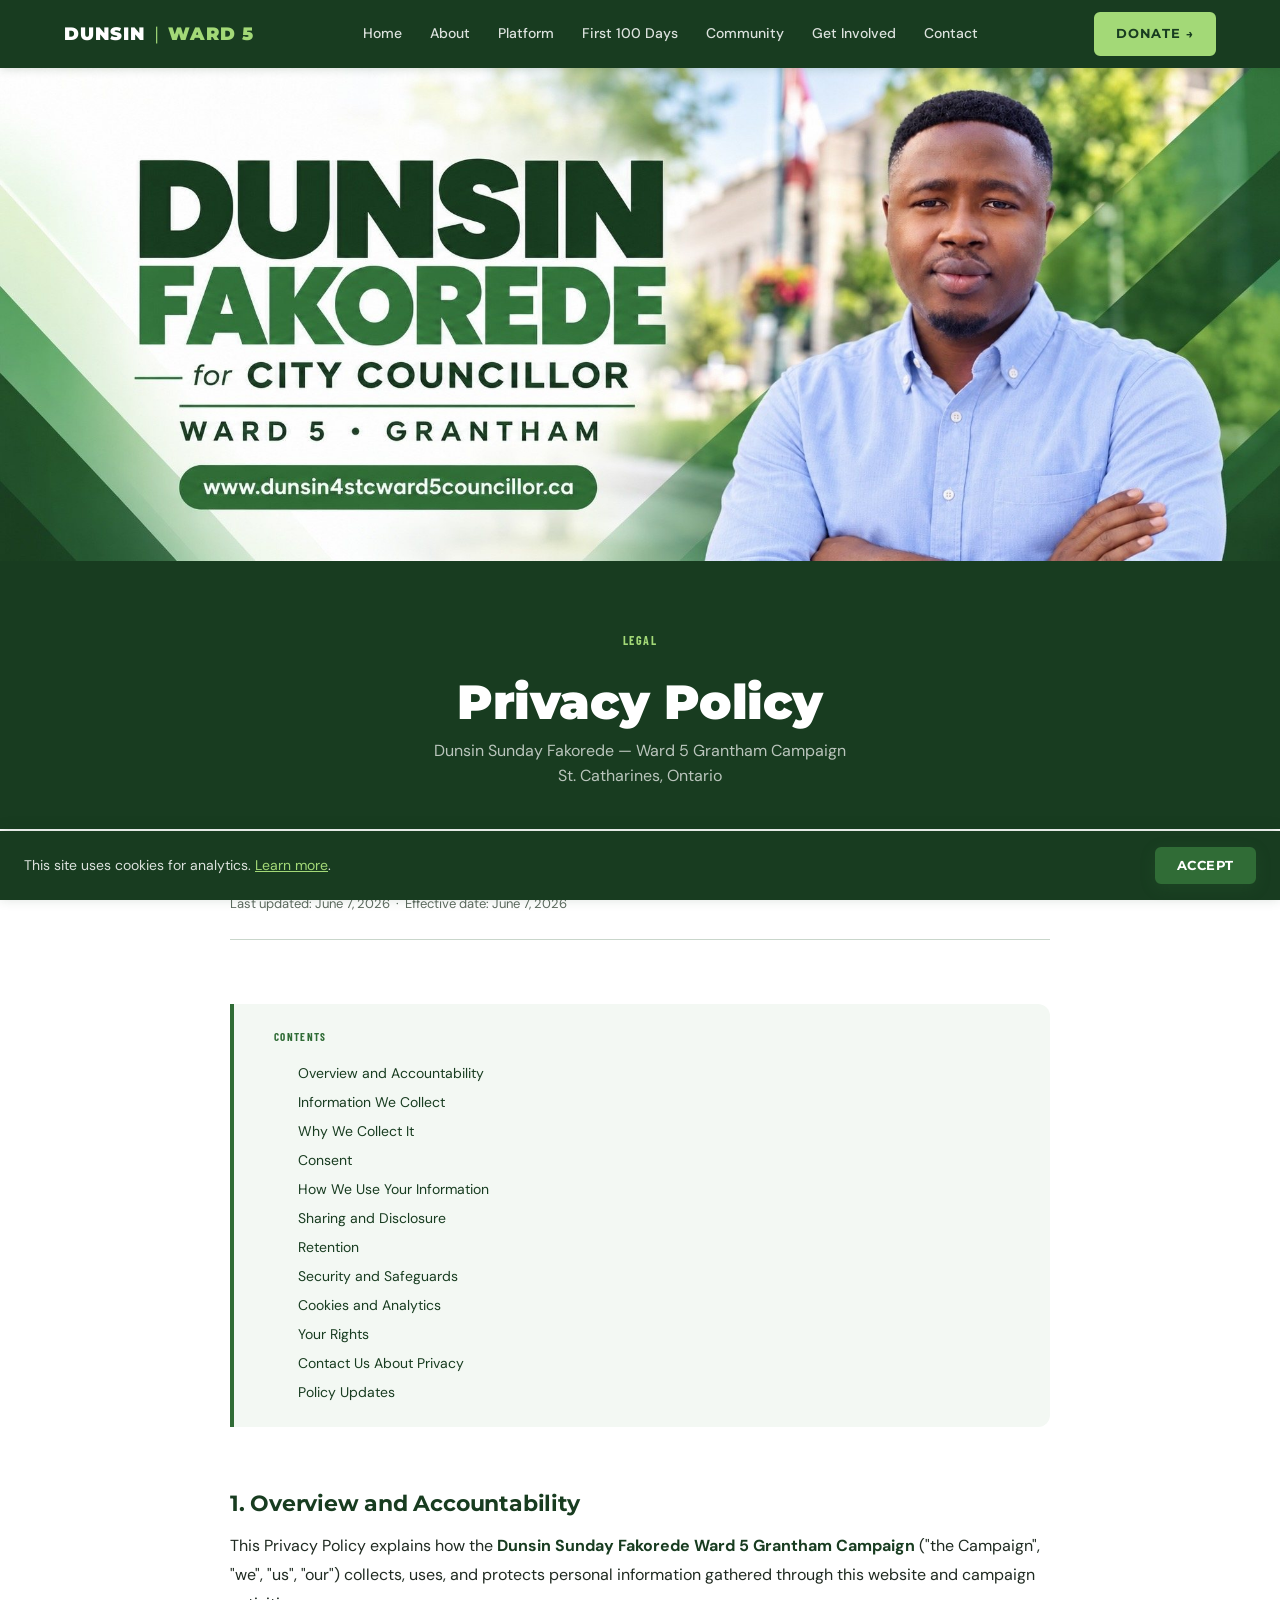
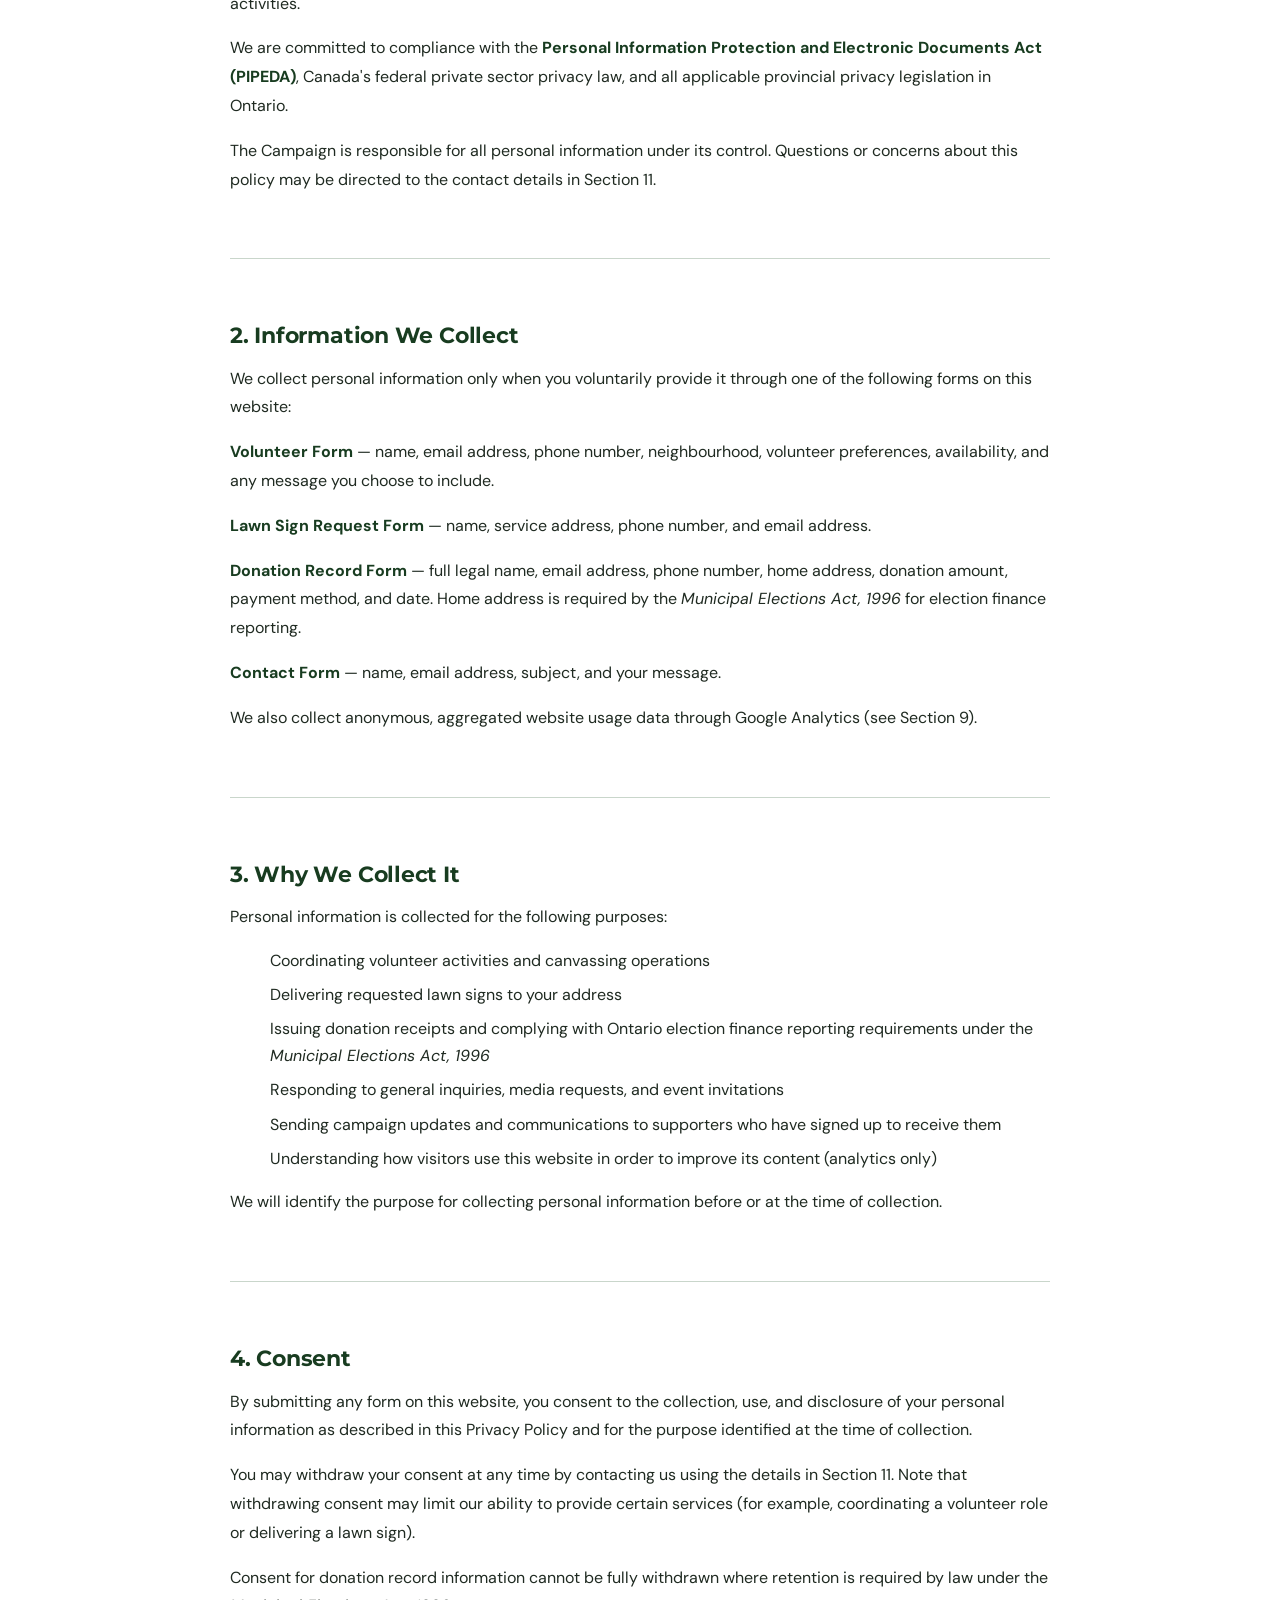
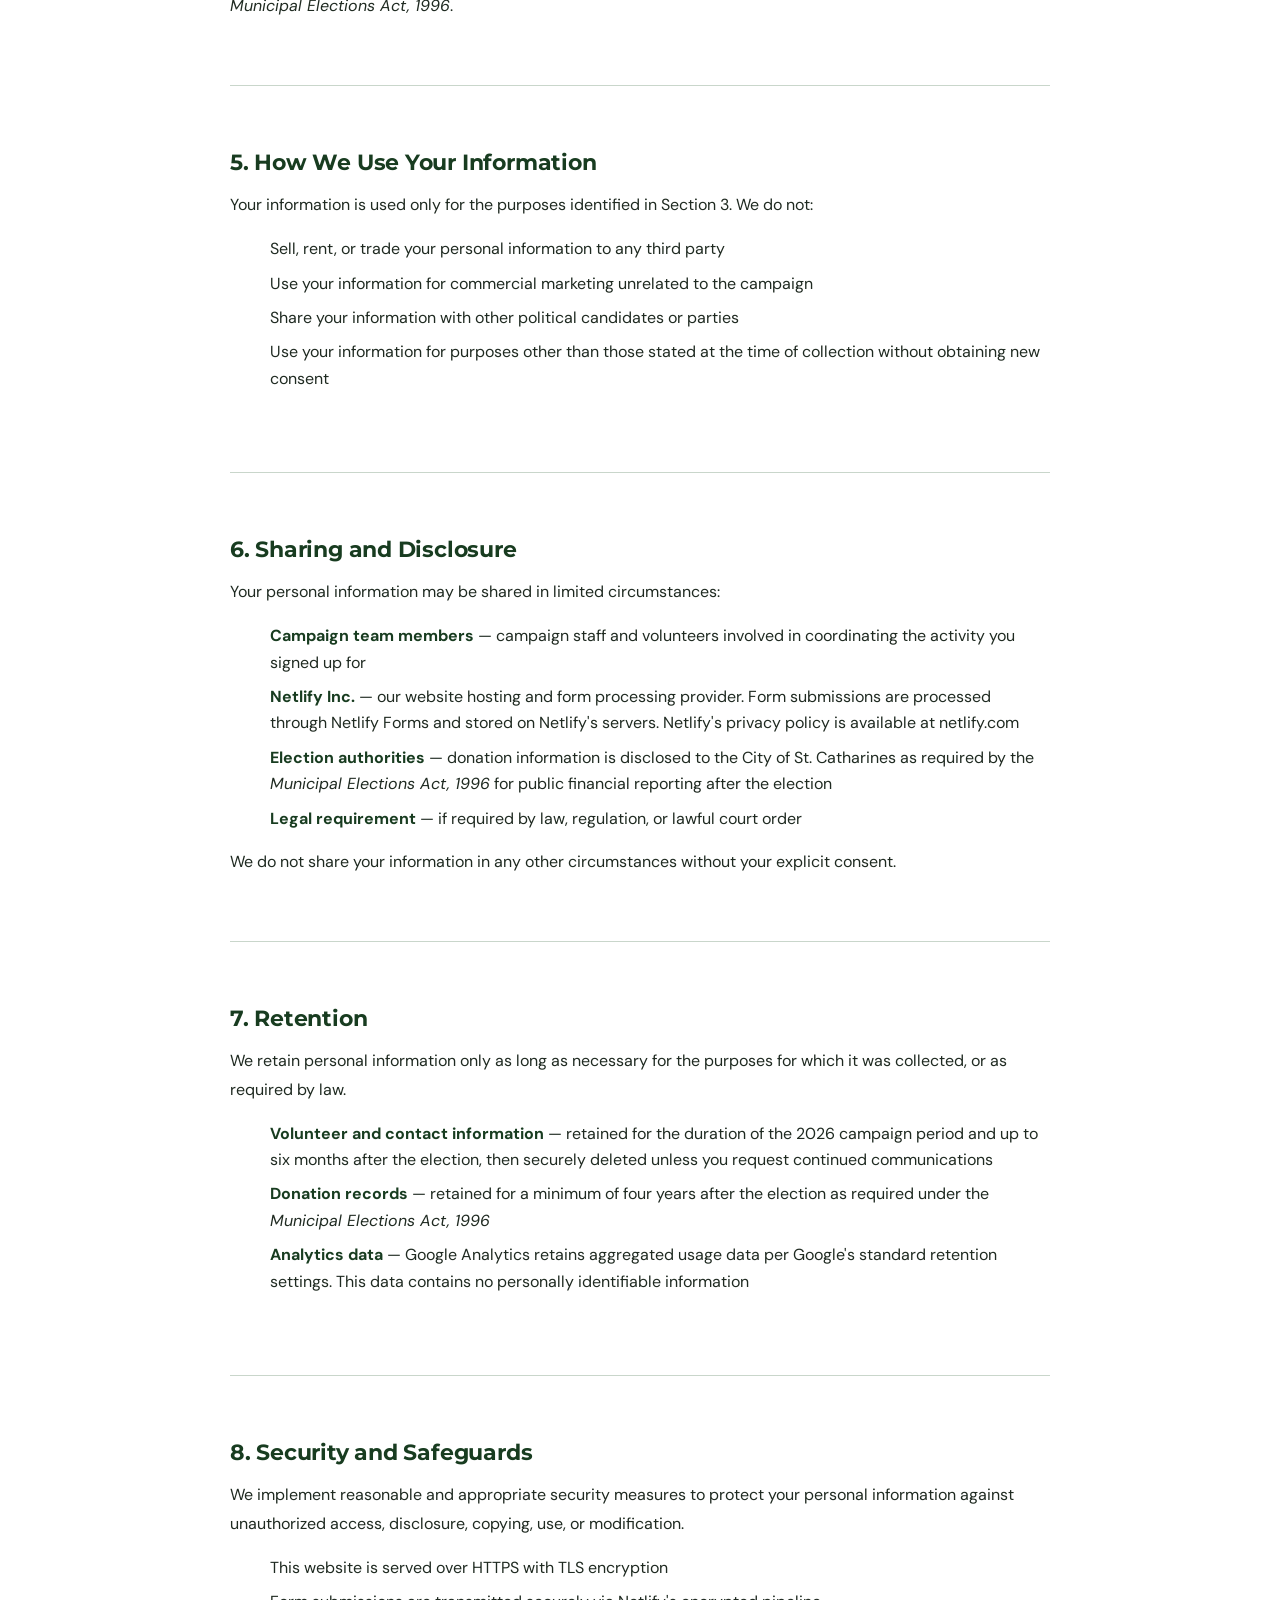
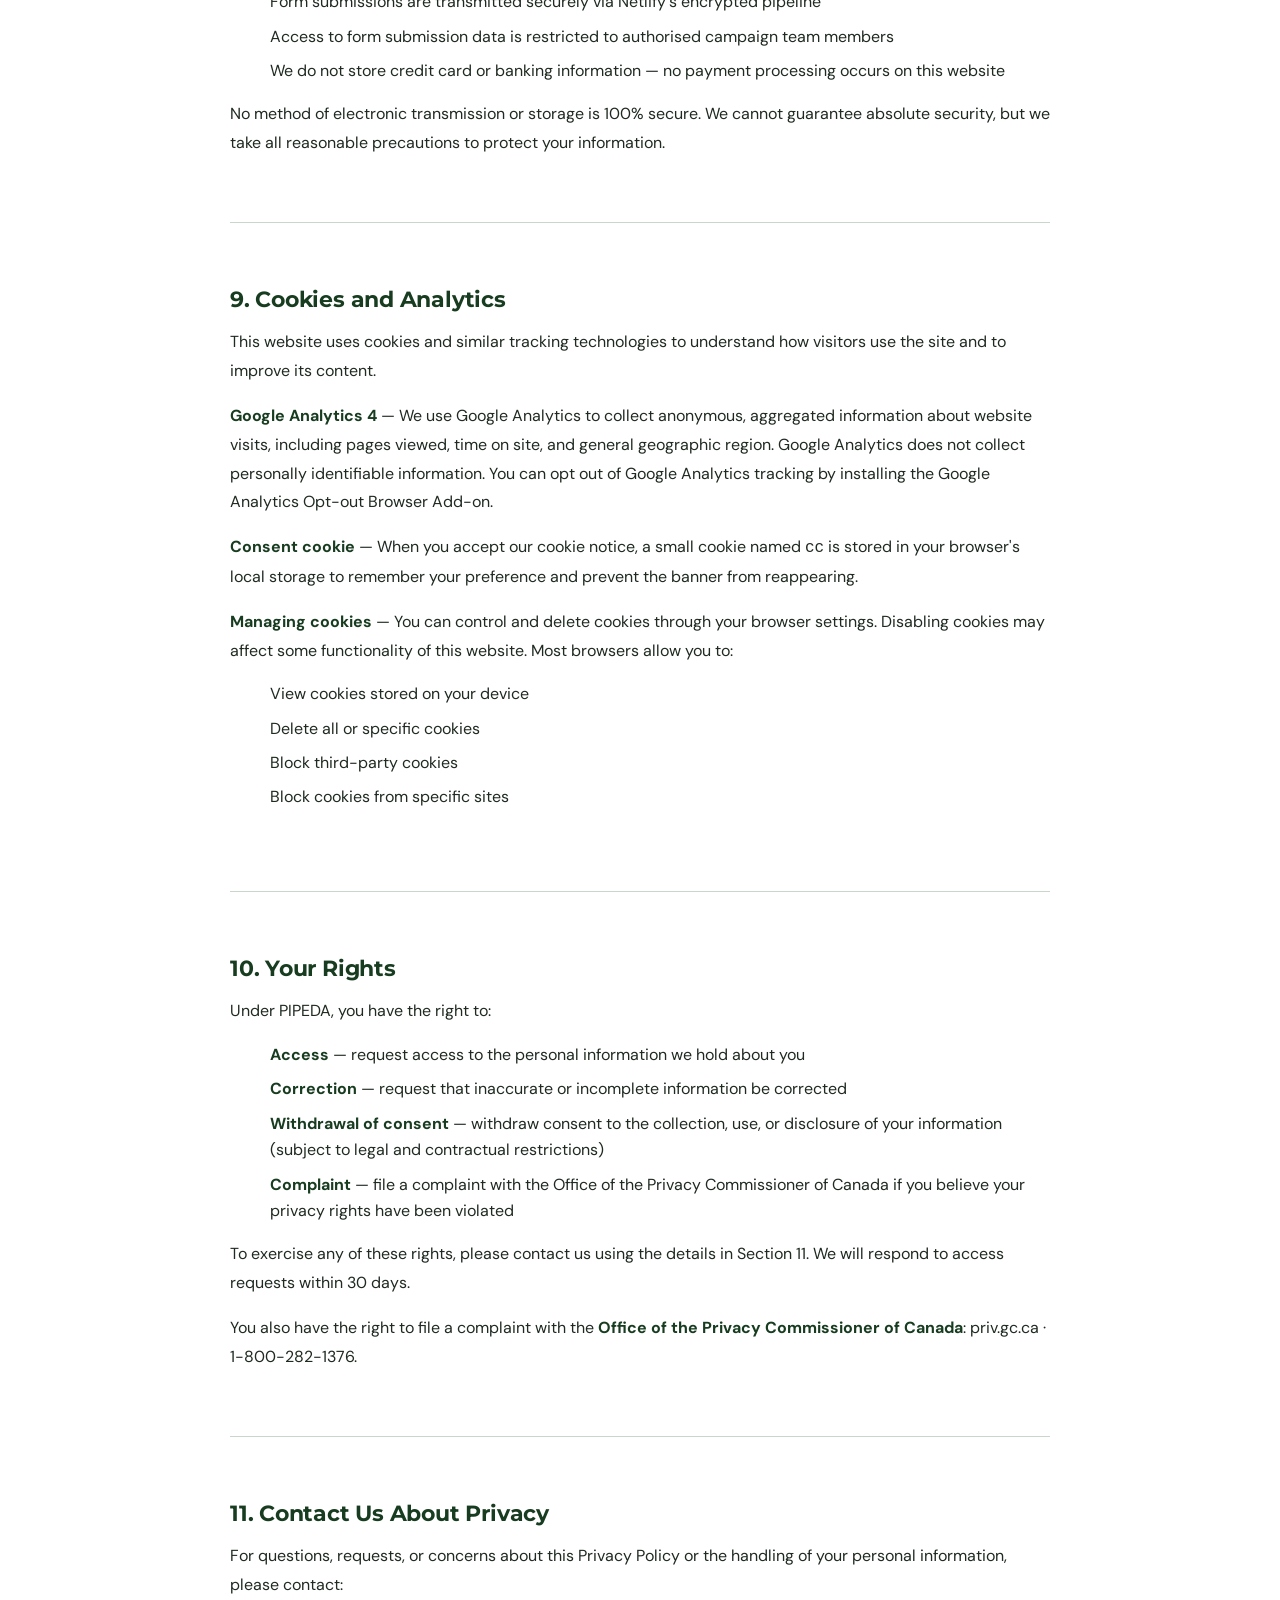
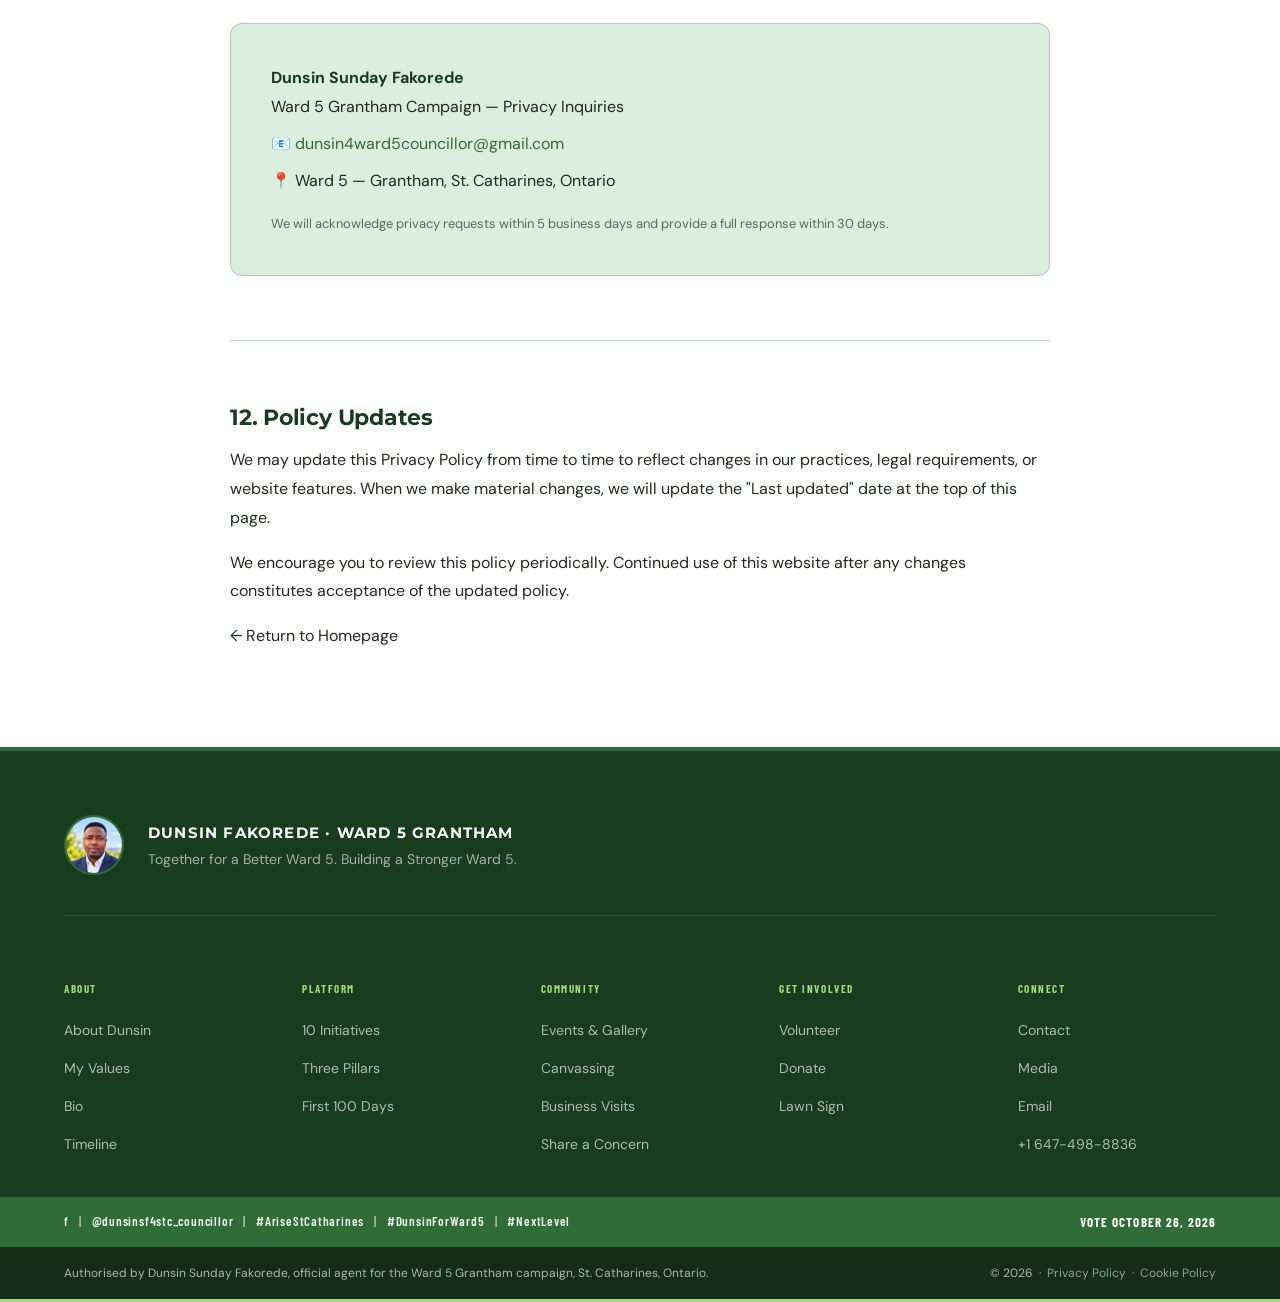
<file: privacy.html>
<!DOCTYPE html>
<html lang="en">
<head>
  <meta charset="UTF-8">
  <meta name="viewport" content="width=device-width, initial-scale=1">
  <title>Privacy Policy | Dunsin Fakorede for Ward 5 2026</title>

  <meta name="description" content="Privacy policy for the Dunsin Fakorede Ward 5 campaign website. How we collect, use, and protect your personal information under PIPEDA.">
  <meta name="keywords" content="Ward 5 Grantham councillor, St. Catharines election 2026, Dunsin Fakorede, Arise St. Catharines, municipal election, October 26 2026">
  <meta name="author" content="Dunsin Sunday Fakorede">
  <meta name="robots" content="index, follow">
  <link rel="canonical" href="https://www.dunsin4stcward5councillor.ca/privacy.html">

  <meta property="og:type" content="website">
  <meta property="og:url" content="https://www.dunsin4stcward5councillor.ca/privacy.html">
  <meta property="og:title" content="Privacy Policy — Dunsin Fakorede for Ward 5 2026">
  <meta property="og:description" content="How the Dunsin Fakorede Ward 5 campaign collects and protects your personal information.">
  <meta property="og:image" content="https://www.dunsin4stcward5councillor.ca/assets/images/og-image.jpg">
  <meta name="twitter:card" content="summary_large_image">
  <meta name="twitter:title" content="Privacy Policy — Dunsin Fakorede for Ward 5 2026">
  <meta name="twitter:description" content="How the Dunsin Fakorede Ward 5 campaign collects and protects your personal information.">
  <meta name="twitter:image" content="https://www.dunsin4stcward5councillor.ca/assets/images/og-image.jpg">

  <link rel="icon" href="favicon.svg" type="image/svg+xml">
  <link rel="icon" href="favicon.ico" type="image/x-icon">
  <link rel="apple-touch-icon" href="assets/images/favicon-180.png">

  <link rel="preconnect" href="https://fonts.googleapis.com">
  <link rel="preconnect" href="https://fonts.gstatic.com" crossorigin>
  <link rel="stylesheet" href="https://fonts.googleapis.com/css2?family=Montserrat:wght@400;700;900&family=DM+Sans:wght@400;500;700&family=Barlow+Condensed:wght@400;600;700&display=swap">

  <link rel="stylesheet" href="assets/css/main.css">
  <link rel="stylesheet" href="assets/css/navbar.css">
  <link rel="stylesheet" href="assets/css/hero.css">
  <link rel="stylesheet" href="assets/css/components.css">
  <link rel="stylesheet" href="assets/css/footer.css">

  <style>
    /* Privacy page — prose styles */
    .privacy-hero {
      background-color: var(--green-dark);
      padding: var(--2xl) 0 var(--xl);
      text-align: center;
    }

    .privacy-section {
      background-color: var(--white);
      padding: var(--2xl) 0 var(--3xl);
    }

    .privacy-body {
      max-width: 820px;
      margin: 0 auto;
    }

    .privacy-updated {
      font-size: 13px;
      color: var(--muted);
      margin-bottom: var(--2xl);
      padding-bottom: var(--lg);
      border-bottom: 1px solid var(--border);
    }

    .privacy-toc {
      background-color: var(--light-bg);
      border-left: 4px solid var(--green);
      border-radius: 0 var(--radius-card) var(--radius-card) 0;
      padding: var(--lg) var(--xl);
      margin-bottom: var(--2xl);
    }

    .privacy-toc__title {
      font-family: var(--font-label);
      font-size: 11px;
      font-weight: 700;
      letter-spacing: 0.12em;
      text-transform: uppercase;
      color: var(--green);
      margin-bottom: var(--md);
    }

    .privacy-toc ol {
      margin: 0;
      padding-left: var(--lg);
      display: flex;
      flex-direction: column;
      gap: var(--sm);
    }

    .privacy-toc li {
      font-size: 14px;
      line-height: 1.5;
    }

    .privacy-toc a {
      color: var(--green-dark);
      text-decoration: none;
    }

    .privacy-toc a:hover {
      color: var(--green);
      text-decoration: underline;
    }

    .privacy-block {
      margin-bottom: var(--2xl);
      padding-bottom: var(--2xl);
      border-bottom: 1px solid var(--border);
    }

    .privacy-block:last-child {
      border-bottom: none;
      margin-bottom: 0;
      padding-bottom: 0;
    }

    .privacy-block h2 {
      font-size: 22px;
      color: var(--green-dark);
      margin-bottom: var(--md);
      scroll-margin-top: 88px;
    }

    .privacy-block p {
      color: var(--body-text);
      line-height: 1.80;
      margin-bottom: var(--md);
      font-size: 16px;
    }

    .privacy-block p:last-child {
      margin-bottom: 0;
    }

    .privacy-block ul,
    .privacy-block ol {
      padding-left: var(--xl);
      margin-bottom: var(--md);
      display: flex;
      flex-direction: column;
      gap: 8px;
    }

    .privacy-block li {
      font-size: 16px;
      color: var(--body-text);
      line-height: 1.65;
    }

    .privacy-block strong {
      color: var(--green-dark);
      font-weight: 700;
    }

    .privacy-contact-box {
      background-color: var(--green-tint);
      border: 1px solid rgba(48, 108, 54, 0.25);
      border-radius: var(--radius-card);
      padding: var(--xl);
      margin-top: var(--lg);
    }

    .privacy-contact-box p {
      margin-bottom: var(--sm);
    }

    .privacy-contact-box a {
      color: var(--green);
    }
  </style>

  <script async src="https://www.googletagmanager.com/gtag/js?id=G-VTDVLBJFLK"></script>
  <script>
    window.dataLayer=window.dataLayer||[];
    function gtag(){dataLayer.push(arguments);}
    gtag('js',new Date());gtag('config','G-VTDVLBJFLK');
  </script>
</head>
<body>

  <div id="election-banner" role="alert" aria-live="polite">
    🗳 Election Day — October 26, 2026
  </div>

  <a class="skip-link" href="#main-content">Skip to main content</a>

  <nav class="navbar" role="navigation" aria-label="Main navigation">
    <div class="navbar__inner">
      <a href="index.html" class="navbar__logo" aria-label="Dunsin Fakorede — Ward 5, go to homepage">
        <span class="navbar__logo-text">DUNSIN<span class="navbar__logo-divider"> | </span><span>WARD 5</span></span>
      </a>
      <ul class="navbar__links" role="list">
        <li><a href="index.html">Home</a></li>
        <li><a href="about.html">About</a></li>
        <li><a href="platform.html">Platform</a></li>
        <li><a href="first-100-days.html">First 100 Days</a></li>
        <li><a href="community.html">Community</a></li>
        <li><a href="get-involved.html">Get Involved</a></li>
        <li><a href="contact.html">Contact</a></li>
      </ul>
      <a href="donate.html" class="navbar__donate" aria-label="Donate to the campaign">Donate <span class="arrow">→</span></a>
      <button class="navbar__hamburger" aria-expanded="false" aria-controls="mobile-nav" aria-label="Open navigation menu">
        <span></span><span></span><span></span>
      </button>
    </div>
  </nav>

  <div class="mobile-nav" id="mobile-nav" role="dialog" aria-modal="true" aria-label="Navigation menu">
    <ul class="mobile-nav__links" role="list">
      <li><a href="index.html">Home</a></li>
      <li><a href="about.html">About</a></li>
      <li><a href="platform.html">Platform</a></li>
      <li><a href="first-100-days.html">First 100 Days</a></li>
      <li><a href="community.html">Community</a></li>
      <li><a href="get-involved.html">Get Involved</a></li>
      <li><a href="contact.html">Contact</a></li>
    </ul>
    <a href="donate.html" class="mobile-nav__donate">Donate →</a>
    <div class="mobile-nav__footer">
      <p>#AriseStCatharines · #DunsinForWard5</p>
      <p class="vote-date">Vote — October 26, 2026</p>
    </div>
  </div>

  <main id="main-content">

    <!-- Campaign banner -->
    <div class="page-banner">
      <img
        src="assets/images/banner.jpg"
        srcset="assets/images/banner-768.jpg 768w, assets/images/banner-1200.jpg 1200w, assets/images/banner.jpg 2003w"
        sizes="100vw"
        alt="Dunsin Fakorede for City Councillor — Ward 5, Grantham"
        class="page-banner__img"
        width="2003" height="771">
    </div>

    <!-- Hero -->
    <div class="privacy-hero" role="banner">
      <div class="container">
        <span class="label" style="color:var(--leaf)">Legal</span>
        <h1 style="font-family:var(--font-head);font-size:clamp(32px,5vw,48px);font-weight:900;color:var(--white);margin:var(--md) 0 var(--sm);">
          Privacy Policy
        </h1>
        <p style="color:rgba(255,255,255,0.70);font-size:16px;max-width:560px;margin:0 auto;line-height:1.6;">
          Dunsin Sunday Fakorede — Ward 5 Grantham Campaign<br>
          St. Catharines, Ontario
        </p>
      </div>
    </div>

    <!-- Policy content -->
    <section class="privacy-section" aria-label="Privacy policy content">
      <div class="container">
        <div class="privacy-body">

          <p class="privacy-updated">
            Last updated: June 7, 2026 &nbsp;·&nbsp;
            Effective date: June 7, 2026
          </p>

          <!-- Table of Contents -->
          <nav class="privacy-toc" aria-label="Privacy policy sections">
            <p class="privacy-toc__title">Contents</p>
            <ol>
              <li><a href="#overview">Overview and Accountability</a></li>
              <li><a href="#collection">Information We Collect</a></li>
              <li><a href="#purposes">Why We Collect It</a></li>
              <li><a href="#consent">Consent</a></li>
              <li><a href="#use">How We Use Your Information</a></li>
              <li><a href="#disclosure">Sharing and Disclosure</a></li>
              <li><a href="#retention">Retention</a></li>
              <li><a href="#safeguards">Security and Safeguards</a></li>
              <li><a href="#cookies">Cookies and Analytics</a></li>
              <li><a href="#rights">Your Rights</a></li>
              <li><a href="#contact-privacy">Contact Us About Privacy</a></li>
              <li><a href="#updates">Policy Updates</a></li>
            </ol>
          </nav>


          <!-- 1. Overview -->
          <div class="privacy-block" id="overview">
            <h2>1. Overview and Accountability</h2>
            <p>
              This Privacy Policy explains how the <strong>Dunsin Sunday Fakorede
              Ward 5 Grantham Campaign</strong> ("the Campaign", "we", "us", "our")
              collects, uses, and protects personal information gathered through
              this website and campaign activities.
            </p>
            <p>
              We are committed to compliance with the <strong>Personal Information
              Protection and Electronic Documents Act (PIPEDA)</strong>, Canada's
              federal private sector privacy law, and all applicable provincial
              privacy legislation in Ontario.
            </p>
            <p>
              The Campaign is responsible for all personal information under its
              control. Questions or concerns about this policy may be directed to
              the contact details in Section 11.
            </p>
          </div>


          <!-- 2. Information We Collect -->
          <div class="privacy-block" id="collection">
            <h2>2. Information We Collect</h2>
            <p>We collect personal information only when you voluntarily provide it
            through one of the following forms on this website:</p>

            <p><strong>Volunteer Form</strong> — name, email address, phone number,
            neighbourhood, volunteer preferences, availability, and any message
            you choose to include.</p>

            <p><strong>Lawn Sign Request Form</strong> — name, service address,
            phone number, and email address.</p>

            <p><strong>Donation Record Form</strong> — full legal name, email
            address, phone number, home address, donation amount, payment method,
            and date. Home address is required by the <em>Municipal Elections Act,
            1996</em> for election finance reporting.</p>

            <p><strong>Contact Form</strong> — name, email address, subject, and
            your message.</p>

            <p>We also collect anonymous, aggregated website usage data through
            Google Analytics (see Section 9).</p>
          </div>


          <!-- 3. Purposes -->
          <div class="privacy-block" id="purposes">
            <h2>3. Why We Collect It</h2>
            <p>Personal information is collected for the following purposes:</p>
            <ul>
              <li>Coordinating volunteer activities and canvassing operations</li>
              <li>Delivering requested lawn signs to your address</li>
              <li>Issuing donation receipts and complying with Ontario election
                  finance reporting requirements under the
                  <em>Municipal Elections Act, 1996</em></li>
              <li>Responding to general inquiries, media requests, and event
                  invitations</li>
              <li>Sending campaign updates and communications to supporters who
                  have signed up to receive them</li>
              <li>Understanding how visitors use this website in order to improve
                  its content (analytics only)</li>
            </ul>
            <p>We will identify the purpose for collecting personal information
            before or at the time of collection.</p>
          </div>


          <!-- 4. Consent -->
          <div class="privacy-block" id="consent">
            <h2>4. Consent</h2>
            <p>
              By submitting any form on this website, you consent to the collection,
              use, and disclosure of your personal information as described in this
              Privacy Policy and for the purpose identified at the time of collection.
            </p>
            <p>
              You may withdraw your consent at any time by contacting us using the
              details in Section 11. Note that withdrawing consent may limit our
              ability to provide certain services (for example, coordinating a
              volunteer role or delivering a lawn sign).
            </p>
            <p>
              Consent for donation record information cannot be fully withdrawn
              where retention is required by law under the <em>Municipal Elections
              Act, 1996</em>.
            </p>
          </div>


          <!-- 5. Use -->
          <div class="privacy-block" id="use">
            <h2>5. How We Use Your Information</h2>
            <p>Your information is used only for the purposes identified in
            Section 3. We do not:</p>
            <ul>
              <li>Sell, rent, or trade your personal information to any third party</li>
              <li>Use your information for commercial marketing unrelated to
                  the campaign</li>
              <li>Share your information with other political candidates or parties</li>
              <li>Use your information for purposes other than those stated at
                  the time of collection without obtaining new consent</li>
            </ul>
          </div>


          <!-- 6. Disclosure -->
          <div class="privacy-block" id="disclosure">
            <h2>6. Sharing and Disclosure</h2>
            <p>Your personal information may be shared in limited circumstances:</p>
            <ul>
              <li><strong>Campaign team members</strong> — campaign staff and
                  volunteers involved in coordinating the activity you signed up for</li>
              <li><strong>Netlify Inc.</strong> — our website hosting and form
                  processing provider. Form submissions are processed through
                  Netlify Forms and stored on Netlify's servers. Netlify's privacy
                  policy is available at netlify.com</li>
              <li><strong>Election authorities</strong> — donation information
                  is disclosed to the City of St. Catharines as required by the
                  <em>Municipal Elections Act, 1996</em> for public financial
                  reporting after the election</li>
              <li><strong>Legal requirement</strong> — if required by law,
                  regulation, or lawful court order</li>
            </ul>
            <p>We do not share your information in any other circumstances
            without your explicit consent.</p>
          </div>


          <!-- 7. Retention -->
          <div class="privacy-block" id="retention">
            <h2>7. Retention</h2>
            <p>
              We retain personal information only as long as necessary for the
              purposes for which it was collected, or as required by law.
            </p>
            <ul>
              <li><strong>Volunteer and contact information</strong> — retained
                  for the duration of the 2026 campaign period and up to six months
                  after the election, then securely deleted unless you request
                  continued communications</li>
              <li><strong>Donation records</strong> — retained for a minimum of
                  four years after the election as required under the
                  <em>Municipal Elections Act, 1996</em></li>
              <li><strong>Analytics data</strong> — Google Analytics retains
                  aggregated usage data per Google's standard retention settings.
                  This data contains no personally identifiable information</li>
            </ul>
          </div>


          <!-- 8. Safeguards -->
          <div class="privacy-block" id="safeguards">
            <h2>8. Security and Safeguards</h2>
            <p>
              We implement reasonable and appropriate security measures to protect
              your personal information against unauthorized access, disclosure,
              copying, use, or modification.
            </p>
            <ul>
              <li>This website is served over HTTPS with TLS encryption</li>
              <li>Form submissions are transmitted securely via Netlify's
                  encrypted pipeline</li>
              <li>Access to form submission data is restricted to authorised
                  campaign team members</li>
              <li>We do not store credit card or banking information — no payment
                  processing occurs on this website</li>
            </ul>
            <p>
              No method of electronic transmission or storage is 100% secure.
              We cannot guarantee absolute security, but we take all reasonable
              precautions to protect your information.
            </p>
          </div>


          <!-- 9. Cookies -->
          <div class="privacy-block" id="cookies">
            <h2>9. Cookies and Analytics</h2>
            <p>
              This website uses cookies and similar tracking technologies to
              understand how visitors use the site and to improve its content.
            </p>

            <p><strong>Google Analytics 4</strong> — We use Google Analytics to
            collect anonymous, aggregated information about website visits,
            including pages viewed, time on site, and general geographic region.
            Google Analytics does not collect personally identifiable information.
            You can opt out of Google Analytics tracking by installing the
            <a href="https://tools.google.com/dlpage/gaoptout"
               target="_blank" rel="noopener noreferrer">Google Analytics
               Opt-out Browser Add-on</a>.</p>

            <p><strong>Consent cookie</strong> — When you accept our cookie
            notice, a small cookie named <code>cc</code> is stored in your
            browser's local storage to remember your preference and prevent
            the banner from reappearing.</p>

            <p><strong>Managing cookies</strong> — You can control and delete
            cookies through your browser settings. Disabling cookies may affect
            some functionality of this website. Most browsers allow you to:</p>
            <ul>
              <li>View cookies stored on your device</li>
              <li>Delete all or specific cookies</li>
              <li>Block third-party cookies</li>
              <li>Block cookies from specific sites</li>
            </ul>
          </div>


          <!-- 10. Your Rights -->
          <div class="privacy-block" id="rights">
            <h2>10. Your Rights</h2>
            <p>Under PIPEDA, you have the right to:</p>
            <ul>
              <li><strong>Access</strong> — request access to the personal
                  information we hold about you</li>
              <li><strong>Correction</strong> — request that inaccurate or
                  incomplete information be corrected</li>
              <li><strong>Withdrawal of consent</strong> — withdraw consent
                  to the collection, use, or disclosure of your information
                  (subject to legal and contractual restrictions)</li>
              <li><strong>Complaint</strong> — file a complaint with the
                  Office of the Privacy Commissioner of Canada if you believe
                  your privacy rights have been violated</li>
            </ul>
            <p>
              To exercise any of these rights, please contact us using the
              details in Section 11. We will respond to access requests
              within 30 days.
            </p>
            <p>
              You also have the right to file a complaint with the
              <strong>Office of the Privacy Commissioner of Canada</strong>:
              <a href="https://www.priv.gc.ca" target="_blank"
                 rel="noopener noreferrer">priv.gc.ca</a> · 1-800-282-1376.
            </p>
          </div>


          <!-- 11. Contact -->
          <div class="privacy-block" id="contact-privacy">
            <h2>11. Contact Us About Privacy</h2>
            <p>
              For questions, requests, or concerns about this Privacy Policy or
              the handling of your personal information, please contact:
            </p>
            <div class="privacy-contact-box">
              <p><strong>Dunsin Sunday Fakorede</strong><br>
              Ward 5 Grantham Campaign — Privacy Inquiries</p>
              <p>
                📧 <a href="mailto:dunsin4ward5councillor@gmail.com">dunsin4ward5councillor@gmail.com</a>
              </p>
              <p>
                📍 Ward 5 — Grantham, St. Catharines, Ontario
              </p>
              <p style="font-size:13px;color:var(--muted);margin-top:var(--md);margin-bottom:0;">
                We will acknowledge privacy requests within 5 business days
                and provide a full response within 30 days.
              </p>
            </div>
          </div>


          <!-- 12. Updates -->
          <div class="privacy-block" id="updates">
            <h2>12. Policy Updates</h2>
            <p>
              We may update this Privacy Policy from time to time to reflect
              changes in our practices, legal requirements, or website features.
              When we make material changes, we will update the "Last updated"
              date at the top of this page.
            </p>
            <p>
              We encourage you to review this policy periodically. Continued
              use of this website after any changes constitutes acceptance of
              the updated policy.
            </p>
            <p>
              <a href="index.html">← Return to Homepage</a>
            </p>
          </div>

        </div><!-- /.privacy-body -->
      </div>
    </section>

  </main>

  <footer class="footer" role="contentinfo">
    <div class="footer__main">
      <div class="container">
        <div class="footer__brand">
          <img src="assets/images/headshot-160.jpg" alt="Dunsin Fakorede" class="footer__headshot" width="60" height="60">
          <div>
            <p class="footer__candidate">Dunsin Fakorede · Ward 5 Grantham</p>
            <p class="footer__slogan">Together for a Better Ward 5. Building a Stronger Ward 5.</p>
          </div>
        </div>
        <nav class="footer__columns" aria-label="Footer navigation">
          <div class="footer__col">
            <p class="footer__col-title">About</p>
            <ul>
              <li><a href="about.html">About Dunsin</a></li>
              <li><a href="about.html#values">My Values</a></li>
              <li><a href="about.html#bio">Bio</a></li>
              <li><a href="about.html#timeline">Timeline</a></li>
            </ul>
          </div>
          <div class="footer__col">
            <p class="footer__col-title">Platform</p>
            <ul>
              <li><a href="platform.html">10 Initiatives</a></li>
              <li><a href="platform.html#pillars">Three Pillars</a></li>
              <li><a href="first-100-days.html">First 100 Days</a></li>
            </ul>
          </div>
          <div class="footer__col">
            <p class="footer__col-title">Community</p>
            <ul>
              <li><a href="community.html">Events &amp; Gallery</a></li>
              <li><a href="community.html">Canvassing</a></li>
              <li><a href="community.html">Business Visits</a></li>
              <li><a href="index.html#share-your-concern">Share a Concern</a></li>
            </ul>
          </div>
          <div class="footer__col">
            <p class="footer__col-title">Get Involved</p>
            <ul>
              <li><a href="get-involved.html">Volunteer</a></li>
              <li><a href="donate.html">Donate</a></li>
              <li><a href="get-involved.html#lawn-sign">Lawn Sign</a></li>
            </ul>
          </div>
          <div class="footer__col">
            <p class="footer__col-title">Connect</p>
            <ul>
              <li><a href="contact.html">Contact</a></li>
              <li><a href="contact.html#media">Media</a></li>
              <li><a href="mailto:dunsin4ward5councillor@gmail.com">Email</a></li>
              <li><a href="tel:+16474988836">+1 647-498-8836</a></li>
            </ul>
          </div>
        </nav>
      </div>
    </div>
    <div class="footer__hashtag-bar">
      <div class="container">
        <div class="footer__hashtag-inner">
          <div class="footer__social">
            <a href="https://www.facebook.com/share/17fxyguoDM/?mibextid=wwXIfr" class="footer__social-link" target="_blank" rel="noopener noreferrer" aria-label="Facebook">f</a>
            <span class="footer__divider">|</span>
            <a href="https://www.instagram.com/dunsinsf4stc_councillor?igsh=MW0xd2ZyOTN4ZHZvYQ%3D%3D&amp;utm_source=qr" class="footer__social-link" target="_blank" rel="noopener noreferrer" aria-label="Instagram">@dunsinsf4stc_councillor</a>
            <span class="footer__divider">|</span>
            #AriseStCatharines
            <span class="footer__divider">|</span>
            #DunsinForWard5
            <span class="footer__divider">|</span>
            #NextLevel
          </div>
          <p class="footer__vote">Vote October 26, 2026</p>
        </div>
      </div>
    </div>
    <div class="footer__legal-bar">
      <div class="container">
        <p class="footer__legal-text">Authorised by Dunsin Sunday Fakorede, official agent for the Ward 5 Grantham campaign, St. Catharines, Ontario.</p>
        <p class="footer__legal-links">© 2026 &nbsp;·&nbsp; <a href="privacy.html">Privacy Policy</a> &nbsp;·&nbsp; <a href="privacy.html#cookies">Cookie Policy</a></p>
      </div>
    </div>
  </footer>

  <button class="back-to-top" aria-label="Back to top">↑</button>

  <div id="cookie-banner" role="dialog" aria-label="Cookie consent">
    <p>This site uses cookies for analytics. <a href="privacy.html#cookies">Learn more</a>.</p>
    <button class="btn btn--sm btn--primary" onclick="localStorage.setItem('cc','1');document.getElementById('cookie-banner').style.display='none'" aria-label="Accept cookies">Accept</button>
  </div>

  <script src="assets/js/mobile-nav.js"></script>
  <script src="assets/js/cookie-consent.js"></script>
  <script src="assets/js/election-banner.js"></script>
  <script src="assets/js/scroll-animations.js"></script>
  <script src="assets/js/main.js"></script>

</body>
</html>
</file>
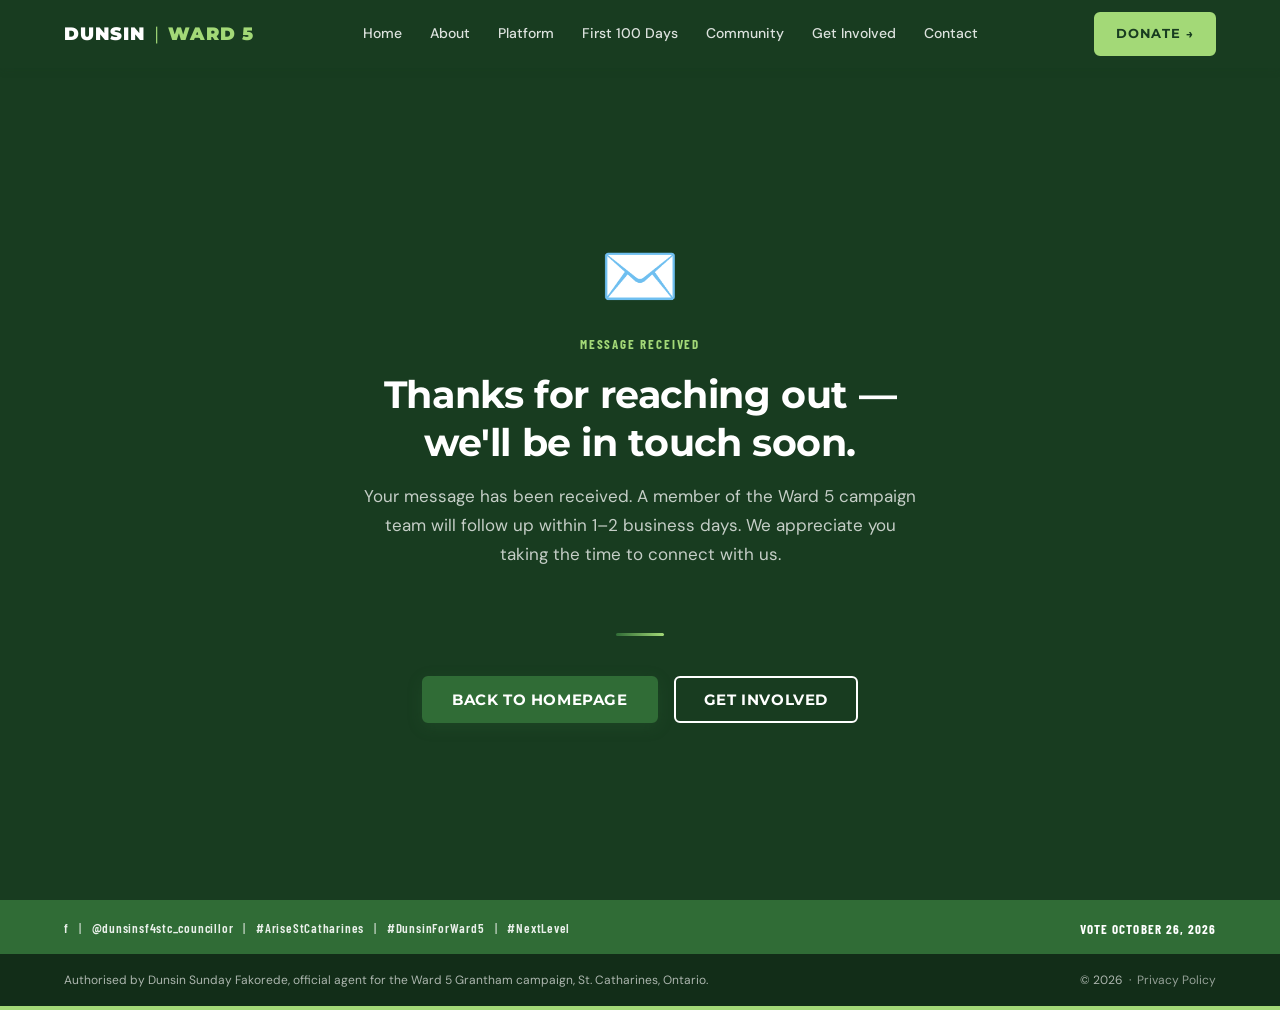
<file: forms/contact-success.html>
<!DOCTYPE html>
<html lang="en">
<head>
  <meta charset="UTF-8">
  <meta name="viewport" content="width=device-width, initial-scale=1">
  <title>Message Sent | Dunsin Fakorede for Ward 5 2026</title>

  <meta name="robots" content="noindex, nofollow">

  <link rel="icon" href="../favicon.ico" type="image/x-icon">
  <link rel="apple-touch-icon" href="../assets/images/favicon-180.png">

  <link rel="preconnect" href="https://fonts.googleapis.com">
  <link rel="preconnect" href="https://fonts.gstatic.com" crossorigin>
  <link rel="stylesheet" href="https://fonts.googleapis.com/css2?family=Montserrat:wght@400;700;900&family=DM+Sans:wght@400;500;700&family=Barlow+Condensed:wght@400;600;700&display=swap">

  <link rel="stylesheet" href="../assets/css/main.css">
  <link rel="stylesheet" href="../assets/css/navbar.css">
  <link rel="stylesheet" href="../assets/css/footer.css">

  <style>
    .success-page {
      min-height: calc(100vh - 68px);
      background-color: var(--green-dark);
      display: flex;
      align-items: center;
      justify-content: center;
      text-align: center;
      padding: var(--2xl) var(--md);
    }

    .success-page__inner {
      max-width: 560px;
    }

    .success-page__icon {
      font-size: 64px;
      line-height: 1;
      margin-bottom: var(--lg);
    }

    .success-page__label {
      font-family: var(--font-label);
      font-size: 13px;
      font-weight: 700;
      letter-spacing: 0.14em;
      text-transform: uppercase;
      color: var(--leaf);
      margin-bottom: var(--md);
    }

    .success-page__title {
      font-family: var(--font-head);
      font-size: clamp(26px, 4vw, 38px);
      font-weight: 700;
      color: var(--white);
      line-height: 1.25;
      margin-bottom: var(--md);
    }

    .success-page__body {
      font-size: 17px;
      color: rgba(255, 255, 255, 0.75);
      line-height: 1.7;
      margin-bottom: var(--2xl);
    }

    .success-page__actions {
      display: flex;
      gap: var(--md);
      justify-content: center;
      flex-wrap: wrap;
    }

    .success-page__divider {
      width: 48px;
      height: 3px;
      background: linear-gradient(to right, var(--green), var(--leaf));
      border-radius: 2px;
      margin: 0 auto var(--xl);
    }
  </style>
</head>
<body>

  <a class="skip-link" href="#main-content">Skip to main content</a>

  <nav class="navbar" role="navigation" aria-label="Main navigation">
    <div class="navbar__inner">
      <a href="../index.html" class="navbar__logo" aria-label="Dunsin Fakorede — Ward 5, go to homepage">
        <span class="navbar__logo-text">DUNSIN<span class="navbar__logo-divider"> | </span><span>WARD 5</span></span>
      </a>
      <ul class="navbar__links" role="list">
        <li><a href="../index.html">Home</a></li>
        <li><a href="../about.html">About</a></li>
        <li><a href="../platform.html">Platform</a></li>
        <li><a href="../first-100-days.html">First 100 Days</a></li>
        <li><a href="../community.html">Community</a></li>
        <li><a href="../get-involved.html">Get Involved</a></li>
        <li><a href="../contact.html">Contact</a></li>
      </ul>
      <a href="../donate.html" class="navbar__donate" aria-label="Donate to the campaign">Donate <span class="arrow">→</span></a>
      <button class="navbar__hamburger" aria-expanded="false" aria-controls="mobile-nav" aria-label="Open navigation menu">
        <span></span><span></span><span></span>
      </button>
    </div>
  </nav>

  <div class="mobile-nav" id="mobile-nav" role="dialog" aria-modal="true" aria-label="Navigation menu">
    <ul class="mobile-nav__links" role="list">
      <li><a href="../index.html">Home</a></li>
      <li><a href="../about.html">About</a></li>
      <li><a href="../platform.html">Platform</a></li>
      <li><a href="../first-100-days.html">First 100 Days</a></li>
      <li><a href="../community.html">Community</a></li>
      <li><a href="../get-involved.html">Get Involved</a></li>
      <li><a href="../contact.html">Contact</a></li>
    </ul>
    <a href="../donate.html" class="mobile-nav__donate">Donate →</a>
    <div class="mobile-nav__footer">
      <p>#AriseStCatharines · #DunsinForWard5</p>
      <p class="vote-date">Vote — October 26, 2026</p>
    </div>
  </div>

  <main id="main-content">
    <div class="success-page">
      <div class="success-page__inner">

        <p class="success-page__icon" aria-hidden="true">✉️</p>
        <p class="success-page__label">Message Received</p>

        <h1 class="success-page__title">
          Thanks for reaching out —<br>
          we'll be in touch soon.
        </h1>

        <p class="success-page__body">
          Your message has been received. A member of the Ward 5 campaign
          team will follow up within 1–2 business days. We appreciate you
          taking the time to connect with us.
        </p>

        <div class="success-page__divider" aria-hidden="true"></div>

        <div class="success-page__actions">
          <a href="../index.html" class="btn btn--primary">
            Back to Homepage
          </a>
          <a href="../get-involved.html" class="btn btn--outline">
            Get Involved
          </a>
        </div>

      </div>
    </div>
  </main>

  <footer class="footer" role="contentinfo">
    <div class="footer__hashtag-bar">
      <div class="container">
        <div class="footer__hashtag-inner">
          <div class="footer__social">
            <a href="https://www.facebook.com/share/17fxyguoDM/?mibextid=wwXIfr" class="footer__social-link" target="_blank" rel="noopener noreferrer" aria-label="Facebook">f</a>
            <span class="footer__divider">|</span>
            <a href="https://www.instagram.com/dunsinsf4stc_councillor?igsh=MW0xd2ZyOTN4ZHZvYQ%3D%3D&amp;utm_source=qr" class="footer__social-link" target="_blank" rel="noopener noreferrer" aria-label="Instagram">@dunsinsf4stc_councillor</a>
            <span class="footer__divider">|</span>
            #AriseStCatharines
            <span class="footer__divider">|</span>
            #DunsinForWard5
            <span class="footer__divider">|</span>
            #NextLevel
          </div>
          <p class="footer__vote">Vote October 26, 2026</p>
        </div>
      </div>
    </div>
    <div class="footer__legal-bar">
      <div class="container">
        <p class="footer__legal-text">Authorised by Dunsin Sunday Fakorede, official agent for the Ward 5 Grantham campaign, St. Catharines, Ontario.</p>
        <p class="footer__legal-links">© 2026 &nbsp;·&nbsp; <a href="../privacy.html">Privacy Policy</a></p>
      </div>
    </div>
  </footer>

  <script src="../assets/js/mobile-nav.js"></script>

</body>
</html>
</file>
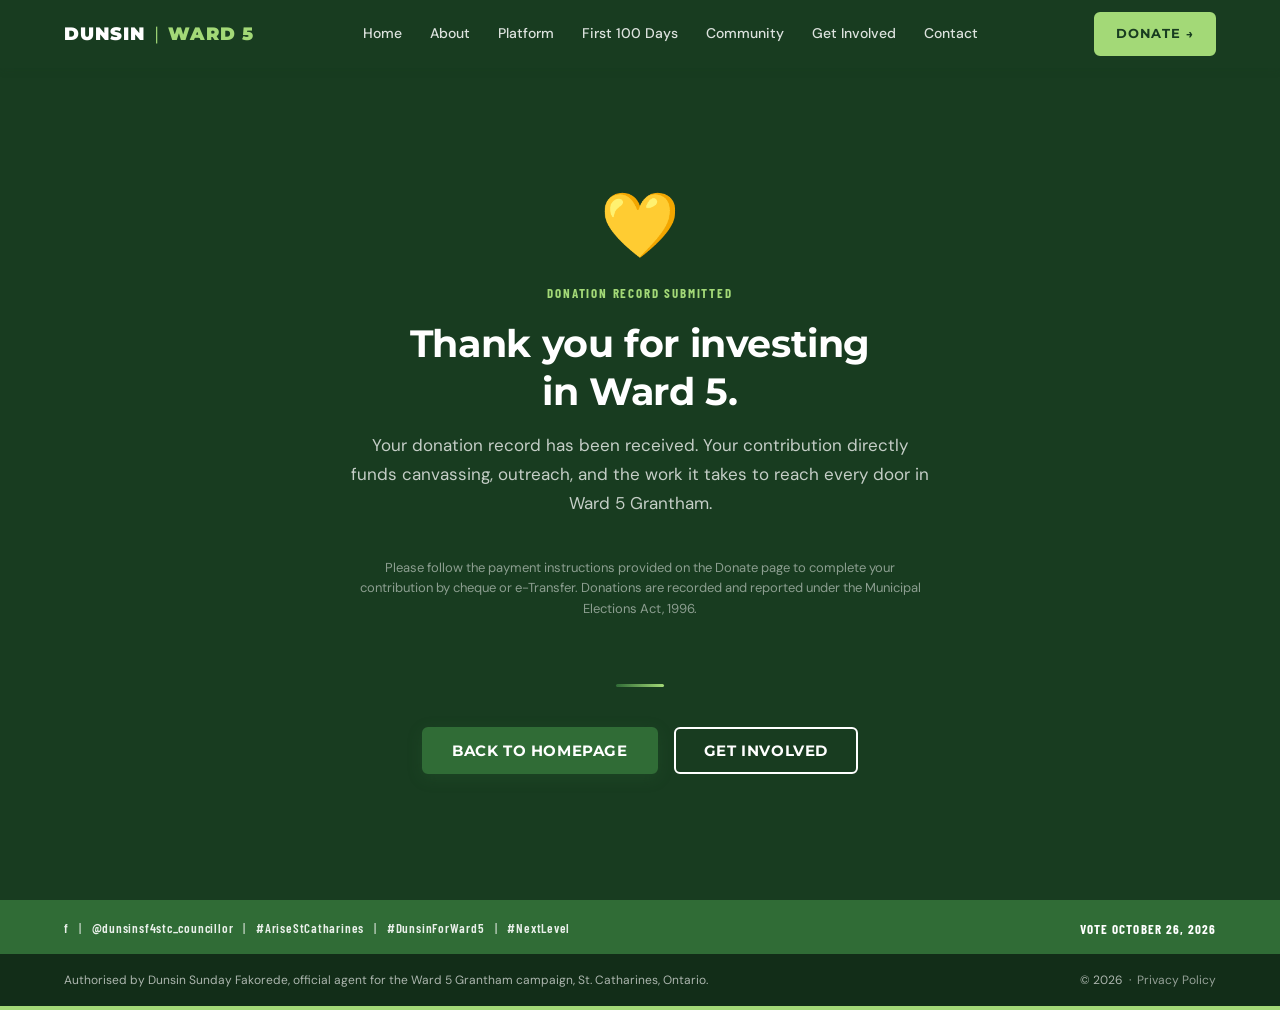
<file: forms/donate-success.html>
<!DOCTYPE html>
<html lang="en">
<head>
  <meta charset="UTF-8">
  <meta name="viewport" content="width=device-width, initial-scale=1">
  <title>Donation Recorded | Dunsin Fakorede for Ward 5 2026</title>

  <meta name="robots" content="noindex, nofollow">

  <link rel="icon" href="../favicon.ico" type="image/x-icon">
  <link rel="apple-touch-icon" href="../assets/images/favicon-180.png">

  <link rel="preconnect" href="https://fonts.googleapis.com">
  <link rel="preconnect" href="https://fonts.gstatic.com" crossorigin>
  <link rel="stylesheet" href="https://fonts.googleapis.com/css2?family=Montserrat:wght@400;700;900&family=DM+Sans:wght@400;500;700&family=Barlow+Condensed:wght@400;600;700&display=swap">

  <link rel="stylesheet" href="../assets/css/main.css">
  <link rel="stylesheet" href="../assets/css/navbar.css">
  <link rel="stylesheet" href="../assets/css/footer.css">

  <style>
    .success-page {
      min-height: calc(100vh - 68px);
      background-color: var(--green-dark);
      display: flex;
      align-items: center;
      justify-content: center;
      text-align: center;
      padding: var(--2xl) var(--md);
    }

    .success-page__inner {
      max-width: 580px;
    }

    .success-page__icon {
      font-size: 64px;
      line-height: 1;
      margin-bottom: var(--lg);
    }

    .success-page__label {
      font-family: var(--font-label);
      font-size: 13px;
      font-weight: 700;
      letter-spacing: 0.14em;
      text-transform: uppercase;
      color: var(--leaf);
      margin-bottom: var(--md);
    }

    .success-page__title {
      font-family: var(--font-head);
      font-size: clamp(26px, 4vw, 38px);
      font-weight: 700;
      color: var(--white);
      line-height: 1.25;
      margin-bottom: var(--md);
    }

    .success-page__body {
      font-size: 17px;
      color: rgba(255, 255, 255, 0.75);
      line-height: 1.7;
      margin-bottom: var(--xl);
    }

    .success-page__note {
      font-size: 13px;
      color: rgba(255, 255, 255, 0.50);
      line-height: 1.6;
      margin-bottom: var(--2xl);
    }

    .success-page__actions {
      display: flex;
      gap: var(--md);
      justify-content: center;
      flex-wrap: wrap;
    }

    .success-page__divider {
      width: 48px;
      height: 3px;
      background: linear-gradient(to right, var(--green), var(--leaf));
      border-radius: 2px;
      margin: 0 auto var(--xl);
    }
  </style>
</head>
<body>

  <a class="skip-link" href="#main-content">Skip to main content</a>

  <nav class="navbar" role="navigation" aria-label="Main navigation">
    <div class="navbar__inner">
      <a href="../index.html" class="navbar__logo" aria-label="Dunsin Fakorede — Ward 5, go to homepage">
        <span class="navbar__logo-text">DUNSIN<span class="navbar__logo-divider"> | </span><span>WARD 5</span></span>
      </a>
      <ul class="navbar__links" role="list">
        <li><a href="../index.html">Home</a></li>
        <li><a href="../about.html">About</a></li>
        <li><a href="../platform.html">Platform</a></li>
        <li><a href="../first-100-days.html">First 100 Days</a></li>
        <li><a href="../community.html">Community</a></li>
        <li><a href="../get-involved.html">Get Involved</a></li>
        <li><a href="../contact.html">Contact</a></li>
      </ul>
      <a href="../donate.html" class="navbar__donate" aria-label="Donate to the campaign">Donate <span class="arrow">→</span></a>
      <button class="navbar__hamburger" aria-expanded="false" aria-controls="mobile-nav" aria-label="Open navigation menu">
        <span></span><span></span><span></span>
      </button>
    </div>
  </nav>

  <div class="mobile-nav" id="mobile-nav" role="dialog" aria-modal="true" aria-label="Navigation menu">
    <ul class="mobile-nav__links" role="list">
      <li><a href="../index.html">Home</a></li>
      <li><a href="../about.html">About</a></li>
      <li><a href="../platform.html">Platform</a></li>
      <li><a href="../first-100-days.html">First 100 Days</a></li>
      <li><a href="../community.html">Community</a></li>
      <li><a href="../get-involved.html">Get Involved</a></li>
      <li><a href="../contact.html">Contact</a></li>
    </ul>
    <a href="../donate.html" class="mobile-nav__donate">Donate →</a>
    <div class="mobile-nav__footer">
      <p>#AriseStCatharines · #DunsinForWard5</p>
      <p class="vote-date">Vote — October 26, 2026</p>
    </div>
  </div>

  <main id="main-content">
    <div class="success-page">
      <div class="success-page__inner">

        <p class="success-page__icon" aria-hidden="true">💛</p>
        <p class="success-page__label">Donation Record Submitted</p>

        <h1 class="success-page__title">
          Thank you for investing<br>in Ward 5.
        </h1>

        <p class="success-page__body">
          Your donation record has been received. Your contribution
          directly funds canvassing, outreach, and the work it takes
          to reach every door in Ward 5 Grantham.
        </p>

        <p class="success-page__note">
          Please follow the payment instructions provided on the Donate page
          to complete your contribution by cheque or e-Transfer.
          Donations are recorded and reported under the Municipal Elections Act, 1996.
        </p>

        <div class="success-page__divider" aria-hidden="true"></div>

        <div class="success-page__actions">
          <a href="../index.html" class="btn btn--primary">
            Back to Homepage
          </a>
          <a href="../get-involved.html" class="btn btn--outline">
            Get Involved
          </a>
        </div>

      </div>
    </div>
  </main>

  <footer class="footer" role="contentinfo">
    <div class="footer__hashtag-bar">
      <div class="container">
        <div class="footer__hashtag-inner">
          <div class="footer__social">
            <a href="https://www.facebook.com/share/17fxyguoDM/?mibextid=wwXIfr" class="footer__social-link" target="_blank" rel="noopener noreferrer" aria-label="Facebook">f</a>
            <span class="footer__divider">|</span>
            <a href="https://www.instagram.com/dunsinsf4stc_councillor?igsh=MW0xd2ZyOTN4ZHZvYQ%3D%3D&amp;utm_source=qr" class="footer__social-link" target="_blank" rel="noopener noreferrer" aria-label="Instagram">@dunsinsf4stc_councillor</a>
            <span class="footer__divider">|</span>
            #AriseStCatharines
            <span class="footer__divider">|</span>
            #DunsinForWard5
            <span class="footer__divider">|</span>
            #NextLevel
          </div>
          <p class="footer__vote">Vote October 26, 2026</p>
        </div>
      </div>
    </div>
    <div class="footer__legal-bar">
      <div class="container">
        <p class="footer__legal-text">Authorised by Dunsin Sunday Fakorede, official agent for the Ward 5 Grantham campaign, St. Catharines, Ontario.</p>
        <p class="footer__legal-links">© 2026 &nbsp;·&nbsp; <a href="../privacy.html">Privacy Policy</a></p>
      </div>
    </div>
  </footer>

  <script src="../assets/js/mobile-nav.js"></script>

</body>
</html>
</file>
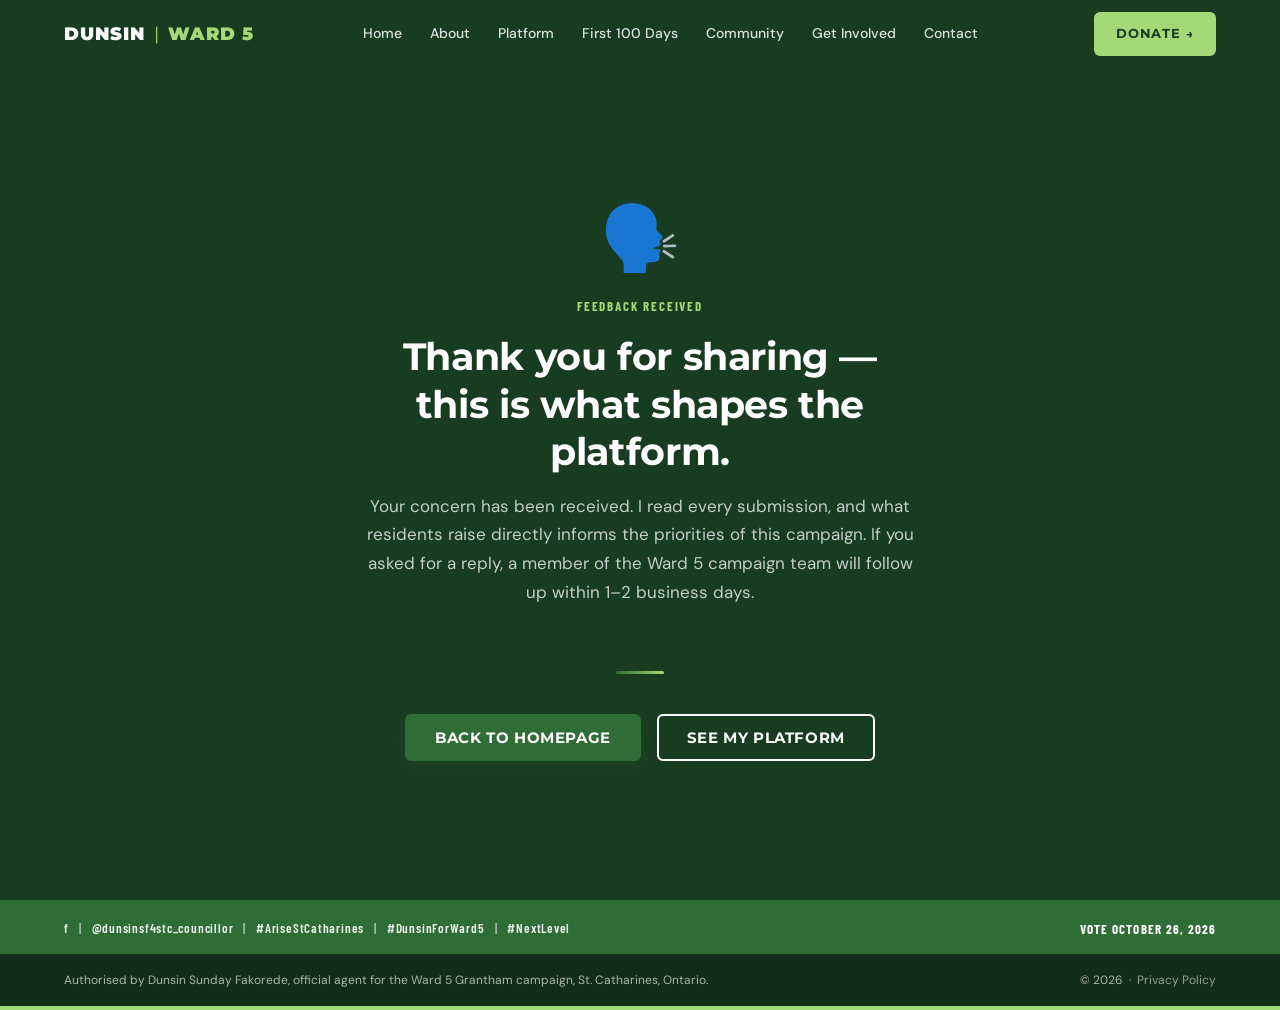
<file: forms/feedback-success.html>
<!DOCTYPE html>
<html lang="en">
<head>
  <meta charset="UTF-8">
  <meta name="viewport" content="width=device-width, initial-scale=1">
  <title>Feedback Received | Dunsin Fakorede for Ward 5 2026</title>

  <meta name="robots" content="noindex, nofollow">

  <link rel="icon" href="../favicon.ico" type="image/x-icon">
  <link rel="apple-touch-icon" href="../assets/images/favicon-180.png">

  <link rel="preconnect" href="https://fonts.googleapis.com">
  <link rel="preconnect" href="https://fonts.gstatic.com" crossorigin>
  <link rel="stylesheet" href="https://fonts.googleapis.com/css2?family=Montserrat:wght@400;700;900&family=DM+Sans:wght@400;500;700&family=Barlow+Condensed:wght@400;600;700&display=swap">

  <link rel="stylesheet" href="../assets/css/main.css">
  <link rel="stylesheet" href="../assets/css/navbar.css">
  <link rel="stylesheet" href="../assets/css/footer.css">

  <style>
    .success-page {
      min-height: calc(100vh - 68px);
      background-color: var(--green-dark);
      display: flex;
      align-items: center;
      justify-content: center;
      text-align: center;
      padding: var(--2xl) var(--md);
    }

    .success-page__inner {
      max-width: 560px;
    }

    .success-page__icon {
      font-size: 64px;
      line-height: 1;
      margin-bottom: var(--lg);
    }

    .success-page__label {
      font-family: var(--font-label);
      font-size: 13px;
      font-weight: 700;
      letter-spacing: 0.14em;
      text-transform: uppercase;
      color: var(--leaf);
      margin-bottom: var(--md);
    }

    .success-page__title {
      font-family: var(--font-head);
      font-size: clamp(26px, 4vw, 38px);
      font-weight: 700;
      color: var(--white);
      line-height: 1.25;
      margin-bottom: var(--md);
    }

    .success-page__body {
      font-size: 17px;
      color: rgba(255, 255, 255, 0.75);
      line-height: 1.7;
      margin-bottom: var(--2xl);
    }

    .success-page__actions {
      display: flex;
      gap: var(--md);
      justify-content: center;
      flex-wrap: wrap;
    }

    .success-page__divider {
      width: 48px;
      height: 3px;
      background: linear-gradient(to right, var(--green), var(--leaf));
      border-radius: 2px;
      margin: 0 auto var(--xl);
    }
  </style>
</head>
<body>

  <a class="skip-link" href="#main-content">Skip to main content</a>

  <nav class="navbar" role="navigation" aria-label="Main navigation">
    <div class="navbar__inner">
      <a href="../index.html" class="navbar__logo" aria-label="Dunsin Fakorede — Ward 5, go to homepage">
        <span class="navbar__logo-text">DUNSIN<span class="navbar__logo-divider"> | </span><span>WARD 5</span></span>
      </a>
      <ul class="navbar__links" role="list">
        <li><a href="../index.html">Home</a></li>
        <li><a href="../about.html">About</a></li>
        <li><a href="../platform.html">Platform</a></li>
        <li><a href="../first-100-days.html">First 100 Days</a></li>
        <li><a href="../community.html">Community</a></li>
        <li><a href="../get-involved.html">Get Involved</a></li>
        <li><a href="../contact.html">Contact</a></li>
      </ul>
      <a href="../donate.html" class="navbar__donate" aria-label="Donate to the campaign">Donate <span class="arrow">→</span></a>
      <button class="navbar__hamburger" aria-expanded="false" aria-controls="mobile-nav" aria-label="Open navigation menu">
        <span></span><span></span><span></span>
      </button>
    </div>
  </nav>

  <div class="mobile-nav" id="mobile-nav" role="dialog" aria-modal="true" aria-label="Navigation menu">
    <ul class="mobile-nav__links" role="list">
      <li><a href="../index.html">Home</a></li>
      <li><a href="../about.html">About</a></li>
      <li><a href="../platform.html">Platform</a></li>
      <li><a href="../first-100-days.html">First 100 Days</a></li>
      <li><a href="../community.html">Community</a></li>
      <li><a href="../get-involved.html">Get Involved</a></li>
      <li><a href="../contact.html">Contact</a></li>
    </ul>
    <a href="../donate.html" class="mobile-nav__donate">Donate →</a>
    <div class="mobile-nav__footer">
      <p>#AriseStCatharines · #DunsinForWard5</p>
      <p class="vote-date">Vote — October 26, 2026</p>
    </div>
  </div>

  <main id="main-content">
    <div class="success-page">
      <div class="success-page__inner">

        <p class="success-page__icon" aria-hidden="true">🗣️</p>
        <p class="success-page__label">Feedback Received</p>

        <h1 class="success-page__title">
          Thank you for sharing —<br>
          this is what shapes the platform.
        </h1>

        <p class="success-page__body">
          Your concern has been received. I read every submission, and what
          residents raise directly informs the priorities of this campaign.
          If you asked for a reply, a member of the Ward 5 campaign team
          will follow up within 1–2 business days.
        </p>

        <div class="success-page__divider" aria-hidden="true"></div>

        <div class="success-page__actions">
          <a href="../index.html" class="btn btn--primary">
            Back to Homepage
          </a>
          <a href="../platform.html" class="btn btn--outline">
            See My Platform
          </a>
        </div>

      </div>
    </div>
  </main>

  <footer class="footer" role="contentinfo">
    <div class="footer__hashtag-bar">
      <div class="container">
        <div class="footer__hashtag-inner">
          <div class="footer__social">
            <a href="https://www.facebook.com/share/17fxyguoDM/?mibextid=wwXIfr" class="footer__social-link" target="_blank" rel="noopener noreferrer" aria-label="Facebook">f</a>
            <span class="footer__divider">|</span>
            <a href="https://www.instagram.com/dunsinsf4stc_councillor?igsh=MW0xd2ZyOTN4ZHZvYQ%3D%3D&amp;utm_source=qr" class="footer__social-link" target="_blank" rel="noopener noreferrer" aria-label="Instagram">@dunsinsf4stc_councillor</a>
            <span class="footer__divider">|</span>
            #AriseStCatharines
            <span class="footer__divider">|</span>
            #DunsinForWard5
            <span class="footer__divider">|</span>
            #NextLevel
          </div>
          <p class="footer__vote">Vote October 26, 2026</p>
        </div>
      </div>
    </div>
    <div class="footer__legal-bar">
      <div class="container">
        <p class="footer__legal-text">Authorised by Dunsin Sunday Fakorede, official agent for the Ward 5 Grantham campaign, St. Catharines, Ontario.</p>
        <p class="footer__legal-links">© 2026 &nbsp;·&nbsp; <a href="../privacy.html">Privacy Policy</a></p>
      </div>
    </div>
  </footer>

  <script src="../assets/js/mobile-nav.js"></script>

</body>
</html>
</file>
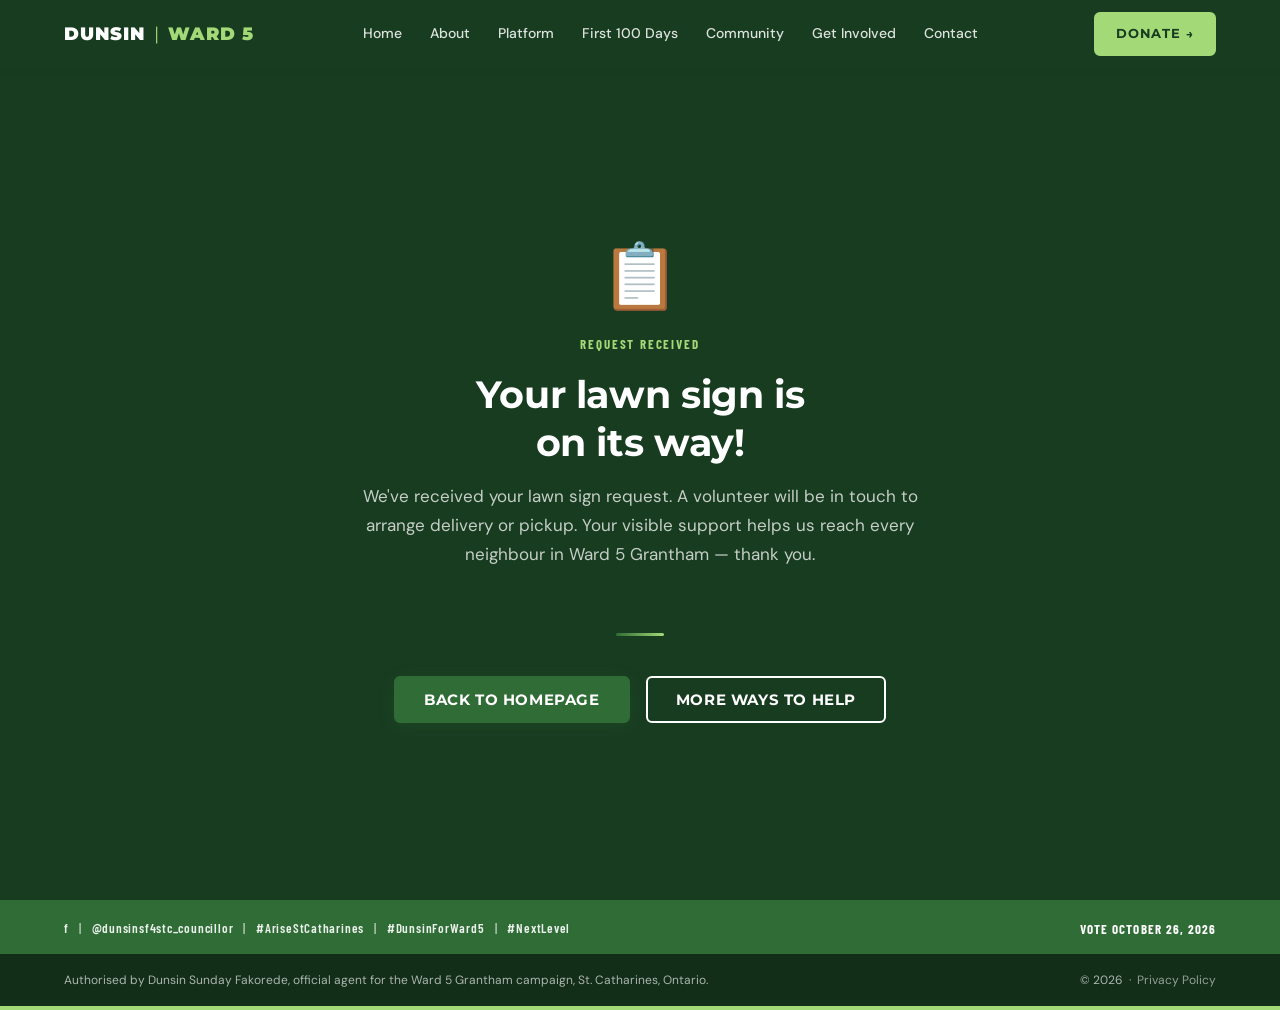
<file: forms/lawn-sign-success.html>
<!DOCTYPE html>
<html lang="en">
<head>
  <meta charset="UTF-8">
  <meta name="viewport" content="width=device-width, initial-scale=1">
  <title>Lawn Sign Requested | Dunsin Fakorede for Ward 5 2026</title>

  <meta name="robots" content="noindex, nofollow">

  <link rel="icon" href="../favicon.ico" type="image/x-icon">
  <link rel="apple-touch-icon" href="../assets/images/favicon-180.png">

  <link rel="preconnect" href="https://fonts.googleapis.com">
  <link rel="preconnect" href="https://fonts.gstatic.com" crossorigin>
  <link rel="stylesheet" href="https://fonts.googleapis.com/css2?family=Montserrat:wght@400;700;900&family=DM+Sans:wght@400;500;700&family=Barlow+Condensed:wght@400;600;700&display=swap">

  <link rel="stylesheet" href="../assets/css/main.css">
  <link rel="stylesheet" href="../assets/css/navbar.css">
  <link rel="stylesheet" href="../assets/css/footer.css">

  <style>
    .success-page {
      min-height: calc(100vh - 68px);
      background-color: var(--green-dark);
      display: flex;
      align-items: center;
      justify-content: center;
      text-align: center;
      padding: var(--2xl) var(--md);
    }

    .success-page__inner {
      max-width: 560px;
    }

    .success-page__icon {
      font-size: 64px;
      line-height: 1;
      margin-bottom: var(--lg);
    }

    .success-page__label {
      font-family: var(--font-label);
      font-size: 13px;
      font-weight: 700;
      letter-spacing: 0.14em;
      text-transform: uppercase;
      color: var(--leaf);
      margin-bottom: var(--md);
    }

    .success-page__title {
      font-family: var(--font-head);
      font-size: clamp(26px, 4vw, 38px);
      font-weight: 700;
      color: var(--white);
      line-height: 1.25;
      margin-bottom: var(--md);
    }

    .success-page__body {
      font-size: 17px;
      color: rgba(255, 255, 255, 0.75);
      line-height: 1.7;
      margin-bottom: var(--2xl);
    }

    .success-page__actions {
      display: flex;
      gap: var(--md);
      justify-content: center;
      flex-wrap: wrap;
    }

    .success-page__divider {
      width: 48px;
      height: 3px;
      background: linear-gradient(to right, var(--green), var(--leaf));
      border-radius: 2px;
      margin: 0 auto var(--xl);
    }
  </style>
</head>
<body>

  <a class="skip-link" href="#main-content">Skip to main content</a>

  <nav class="navbar" role="navigation" aria-label="Main navigation">
    <div class="navbar__inner">
      <a href="../index.html" class="navbar__logo" aria-label="Dunsin Fakorede — Ward 5, go to homepage">
        <span class="navbar__logo-text">DUNSIN<span class="navbar__logo-divider"> | </span><span>WARD 5</span></span>
      </a>
      <ul class="navbar__links" role="list">
        <li><a href="../index.html">Home</a></li>
        <li><a href="../about.html">About</a></li>
        <li><a href="../platform.html">Platform</a></li>
        <li><a href="../first-100-days.html">First 100 Days</a></li>
        <li><a href="../community.html">Community</a></li>
        <li><a href="../get-involved.html">Get Involved</a></li>
        <li><a href="../contact.html">Contact</a></li>
      </ul>
      <a href="../donate.html" class="navbar__donate" aria-label="Donate to the campaign">Donate <span class="arrow">→</span></a>
      <button class="navbar__hamburger" aria-expanded="false" aria-controls="mobile-nav" aria-label="Open navigation menu">
        <span></span><span></span><span></span>
      </button>
    </div>
  </nav>

  <div class="mobile-nav" id="mobile-nav" role="dialog" aria-modal="true" aria-label="Navigation menu">
    <ul class="mobile-nav__links" role="list">
      <li><a href="../index.html">Home</a></li>
      <li><a href="../about.html">About</a></li>
      <li><a href="../platform.html">Platform</a></li>
      <li><a href="../first-100-days.html">First 100 Days</a></li>
      <li><a href="../community.html">Community</a></li>
      <li><a href="../get-involved.html">Get Involved</a></li>
      <li><a href="../contact.html">Contact</a></li>
    </ul>
    <a href="../donate.html" class="mobile-nav__donate">Donate →</a>
    <div class="mobile-nav__footer">
      <p>#AriseStCatharines · #DunsinForWard5</p>
      <p class="vote-date">Vote — October 26, 2026</p>
    </div>
  </div>

  <main id="main-content">
    <div class="success-page">
      <div class="success-page__inner">

        <p class="success-page__icon" aria-hidden="true">📋</p>
        <p class="success-page__label">Request Received</p>

        <h1 class="success-page__title">
          Your lawn sign is<br>on its way!
        </h1>

        <p class="success-page__body">
          We've received your lawn sign request. A volunteer will be in touch
          to arrange delivery or pickup. Your visible support helps us reach
          every neighbour in Ward 5 Grantham — thank you.
        </p>

        <div class="success-page__divider" aria-hidden="true"></div>

        <div class="success-page__actions">
          <a href="../index.html" class="btn btn--primary">
            Back to Homepage
          </a>
          <a href="../get-involved.html" class="btn btn--outline">
            More Ways to Help
          </a>
        </div>

      </div>
    </div>
  </main>

  <footer class="footer" role="contentinfo">
    <div class="footer__hashtag-bar">
      <div class="container">
        <div class="footer__hashtag-inner">
          <div class="footer__social">
            <a href="https://www.facebook.com/share/17fxyguoDM/?mibextid=wwXIfr" class="footer__social-link" target="_blank" rel="noopener noreferrer" aria-label="Facebook">f</a>
            <span class="footer__divider">|</span>
            <a href="https://www.instagram.com/dunsinsf4stc_councillor?igsh=MW0xd2ZyOTN4ZHZvYQ%3D%3D&amp;utm_source=qr" class="footer__social-link" target="_blank" rel="noopener noreferrer" aria-label="Instagram">@dunsinsf4stc_councillor</a>
            <span class="footer__divider">|</span>
            #AriseStCatharines
            <span class="footer__divider">|</span>
            #DunsinForWard5
            <span class="footer__divider">|</span>
            #NextLevel
          </div>
          <p class="footer__vote">Vote October 26, 2026</p>
        </div>
      </div>
    </div>
    <div class="footer__legal-bar">
      <div class="container">
        <p class="footer__legal-text">Authorised by Dunsin Sunday Fakorede, official agent for the Ward 5 Grantham campaign, St. Catharines, Ontario.</p>
        <p class="footer__legal-links">© 2026 &nbsp;·&nbsp; <a href="../privacy.html">Privacy Policy</a></p>
      </div>
    </div>
  </footer>

  <script src="../assets/js/mobile-nav.js"></script>

</body>
</html>
</file>
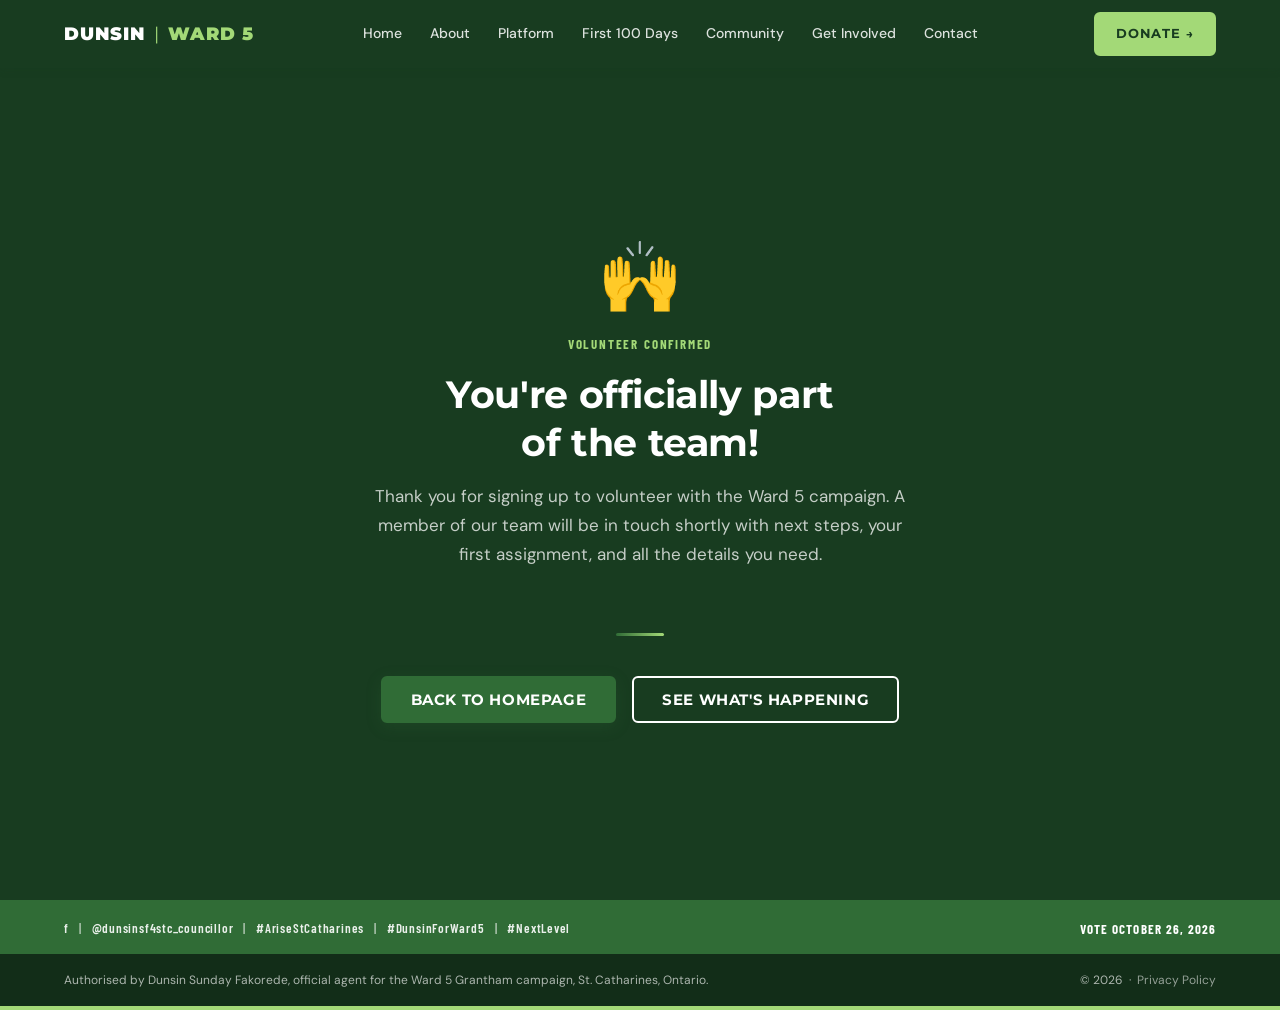
<file: forms/volunteer-success.html>
<!DOCTYPE html>
<html lang="en">
<head>
  <meta charset="UTF-8">
  <meta name="viewport" content="width=device-width, initial-scale=1">
  <title>You're In! | Dunsin Fakorede for Ward 5 2026</title>

  <meta name="robots" content="noindex, nofollow">

  <link rel="icon" href="../favicon.ico" type="image/x-icon">
  <link rel="apple-touch-icon" href="../assets/images/favicon-180.png">

  <link rel="preconnect" href="https://fonts.googleapis.com">
  <link rel="preconnect" href="https://fonts.gstatic.com" crossorigin>
  <link rel="stylesheet" href="https://fonts.googleapis.com/css2?family=Montserrat:wght@400;700;900&family=DM+Sans:wght@400;500;700&family=Barlow+Condensed:wght@400;600;700&display=swap">

  <link rel="stylesheet" href="../assets/css/main.css">
  <link rel="stylesheet" href="../assets/css/navbar.css">
  <link rel="stylesheet" href="../assets/css/footer.css">

  <style>
    .success-page {
      min-height: calc(100vh - 68px);
      background-color: var(--green-dark);
      display: flex;
      align-items: center;
      justify-content: center;
      text-align: center;
      padding: var(--2xl) var(--md);
    }

    .success-page__inner {
      max-width: 560px;
    }

    .success-page__icon {
      font-size: 64px;
      line-height: 1;
      margin-bottom: var(--lg);
    }

    .success-page__label {
      font-family: var(--font-label);
      font-size: 13px;
      font-weight: 700;
      letter-spacing: 0.14em;
      text-transform: uppercase;
      color: var(--leaf);
      margin-bottom: var(--md);
    }

    .success-page__title {
      font-family: var(--font-head);
      font-size: clamp(26px, 4vw, 38px);
      font-weight: 700;
      color: var(--white);
      line-height: 1.25;
      margin-bottom: var(--md);
    }

    .success-page__body {
      font-size: 17px;
      color: rgba(255, 255, 255, 0.75);
      line-height: 1.7;
      margin-bottom: var(--2xl);
    }

    .success-page__actions {
      display: flex;
      gap: var(--md);
      justify-content: center;
      flex-wrap: wrap;
    }

    .success-page__divider {
      width: 48px;
      height: 3px;
      background: linear-gradient(to right, var(--green), var(--leaf));
      border-radius: 2px;
      margin: 0 auto var(--xl);
    }
  </style>
</head>
<body>

  <a class="skip-link" href="#main-content">Skip to main content</a>

  <nav class="navbar" role="navigation" aria-label="Main navigation">
    <div class="navbar__inner">
      <a href="../index.html" class="navbar__logo" aria-label="Dunsin Fakorede — Ward 5, go to homepage">
        <span class="navbar__logo-text">DUNSIN<span class="navbar__logo-divider"> | </span><span>WARD 5</span></span>
      </a>
      <ul class="navbar__links" role="list">
        <li><a href="../index.html">Home</a></li>
        <li><a href="../about.html">About</a></li>
        <li><a href="../platform.html">Platform</a></li>
        <li><a href="../first-100-days.html">First 100 Days</a></li>
        <li><a href="../community.html">Community</a></li>
        <li><a href="../get-involved.html">Get Involved</a></li>
        <li><a href="../contact.html">Contact</a></li>
      </ul>
      <a href="../donate.html" class="navbar__donate" aria-label="Donate to the campaign">Donate <span class="arrow">→</span></a>
      <button class="navbar__hamburger" aria-expanded="false" aria-controls="mobile-nav" aria-label="Open navigation menu">
        <span></span><span></span><span></span>
      </button>
    </div>
  </nav>

  <div class="mobile-nav" id="mobile-nav" role="dialog" aria-modal="true" aria-label="Navigation menu">
    <ul class="mobile-nav__links" role="list">
      <li><a href="../index.html">Home</a></li>
      <li><a href="../about.html">About</a></li>
      <li><a href="../platform.html">Platform</a></li>
      <li><a href="../first-100-days.html">First 100 Days</a></li>
      <li><a href="../community.html">Community</a></li>
      <li><a href="../get-involved.html">Get Involved</a></li>
      <li><a href="../contact.html">Contact</a></li>
    </ul>
    <a href="../donate.html" class="mobile-nav__donate">Donate →</a>
    <div class="mobile-nav__footer">
      <p>#AriseStCatharines · #DunsinForWard5</p>
      <p class="vote-date">Vote — October 26, 2026</p>
    </div>
  </div>

  <main id="main-content">
    <div class="success-page">
      <div class="success-page__inner">

        <p class="success-page__icon" aria-hidden="true">🙌</p>
        <p class="success-page__label">Volunteer Confirmed</p>

        <h1 class="success-page__title">
          You're officially part<br>of the team!
        </h1>

        <p class="success-page__body">
          Thank you for signing up to volunteer with the Ward 5 campaign.
          A member of our team will be in touch shortly with next steps,
          your first assignment, and all the details you need.
        </p>

        <div class="success-page__divider" aria-hidden="true"></div>

        <div class="success-page__actions">
          <a href="../index.html" class="btn btn--primary">
            Back to Homepage
          </a>
          <a href="../community.html" class="btn btn--outline">
            See What's Happening
          </a>
        </div>

      </div>
    </div>
  </main>

  <footer class="footer" role="contentinfo">
    <div class="footer__hashtag-bar">
      <div class="container">
        <div class="footer__hashtag-inner">
          <div class="footer__social">
            <a href="https://www.facebook.com/share/17fxyguoDM/?mibextid=wwXIfr" class="footer__social-link" target="_blank" rel="noopener noreferrer" aria-label="Facebook">f</a>
            <span class="footer__divider">|</span>
            <a href="https://www.instagram.com/dunsinsf4stc_councillor?igsh=MW0xd2ZyOTN4ZHZvYQ%3D%3D&amp;utm_source=qr" class="footer__social-link" target="_blank" rel="noopener noreferrer" aria-label="Instagram">@dunsinsf4stc_councillor</a>
            <span class="footer__divider">|</span>
            #AriseStCatharines
            <span class="footer__divider">|</span>
            #DunsinForWard5
            <span class="footer__divider">|</span>
            #NextLevel
          </div>
          <p class="footer__vote">Vote October 26, 2026</p>
        </div>
      </div>
    </div>
    <div class="footer__legal-bar">
      <div class="container">
        <p class="footer__legal-text">Authorised by Dunsin Sunday Fakorede, official agent for the Ward 5 Grantham campaign, St. Catharines, Ontario.</p>
        <p class="footer__legal-links">© 2026 &nbsp;·&nbsp; <a href="../privacy.html">Privacy Policy</a></p>
      </div>
    </div>
  </footer>

  <script src="../assets/js/mobile-nav.js"></script>

</body>
</html>
</file>
<file: assets/css/main.css>
/* =============================================================
   DUNSIN FAKOREDE — WARD 5 CAMPAIGN WEBSITE
   main.css — Design System & Global Styles
   Arise St. Catharines · Election: October 26, 2026
   ============================================================= */

/* -------------------------------------------------------------
   GOOGLE FONTS IMPORT
   ------------------------------------------------------------- */
@import url('https://fonts.googleapis.com/css2?family=Montserrat:wght@400;700;900&family=DM+Sans:wght@400;500;700&family=Barlow+Condensed:wght@400;600;700&display=swap');


/* -------------------------------------------------------------
   DESIGN TOKENS — CSS CUSTOM PROPERTIES
   ------------------------------------------------------------- */
:root {
  /* Colours — sampled from the official campaign banner */
  --green-dark:  #183C20;   /* "DUNSIN" wordmark — headings, dark sections */
  --green-mid:   #32733B;   /* "FAKOREDE" wordmark */
  --green:       #306C36;   /* URL pill — primary buttons, links, labels */
  --green-hover: #24532A;
  --green-bright:#2E7D32;   /* accent text on light backgrounds */
  --leaf:        #A3D977;   /* accent on dark backgrounds, donate buttons */
  --leaf-hover:  #8CC65E;
  --white:       #FFFFFF;
  --light-bg:    #F3F8F3;
  --body-text:   #1F2A21;
  --muted:       #5E6B60;
  --border:      #C9D6CB;
  --error:       #9B1C1C;
  --green-tint:  #DCEEDD;
  --green-pale:  #EEF6EE;

  /* Typography */
  --font-head:  'Montserrat', 'Arial Black', sans-serif;
  --font-body:  'DM Sans', Inter, Arial, sans-serif;
  --font-label: 'Barlow Condensed', Arial Narrow, sans-serif;

  /* Spacing */
  --xs:  4px;
  --sm:  8px;
  --md:  16px;
  --lg:  24px;
  --xl:  40px;
  --2xl: 64px;
  --3xl: 96px;

  /* Border Radius */
  --radius-btn:  6px;
  --radius-card: 12px;
  --radius-pill: 999px;

  /* Shadows */
  --shadow-card: 0 2px 12px rgba(24, 60, 32, 0.10);
  --shadow-btn:  0 4px 16px rgba(48, 108, 54, 0.20);
  --shadow-nav:  0 2px  8px rgba(24, 60, 32, 0.15);

  /* Transitions */
  --transition: 0.22s ease;
}


/* -------------------------------------------------------------
   BASE RESET
   ------------------------------------------------------------- */
*,
*::before,
*::after {
  box-sizing: border-box;
  margin: 0;
  padding: 0;
}

html {
  font-size: 16px;
  scroll-behavior: smooth;
  -webkit-text-size-adjust: 100%;
  text-size-adjust: 100%;
}

body {
  font-family: var(--font-body);
  font-size: 17px;
  font-weight: 400;
  line-height: 1.65;
  color: var(--body-text);
  background-color: var(--white);
  -webkit-font-smoothing: antialiased;
  -moz-osx-font-smoothing: grayscale;
}

img,
video {
  max-width: 100%;
  height: auto;
  display: block;
}

a {
  color: inherit;
  text-decoration: none;
}

ul,
ol {
  list-style: none;
}

button,
input,
textarea,
select {
  font-family: inherit;
  font-size: inherit;
}

button {
  cursor: pointer;
  border: none;
  background: none;
}

h1, h2, h3, h4, h5, h6 {
  font-family: var(--font-head);
  line-height: 1.15;
  letter-spacing: -0.01em;
}


/* -------------------------------------------------------------
   TYPOGRAPHY SCALE
   ------------------------------------------------------------- */
h1, .h1 {
  font-size: clamp(36px, 5vw, 52px);
  font-weight: 900;
  color: var(--green-dark);
}

/* On dark backgrounds, override via parent class */
.bg-green-dark h1,
.bg-green-dark .h1,
.hero h1,
.hero .h1 {
  color: var(--white);
}

h2, .h2 {
  font-size: clamp(28px, 4vw, 40px);
  font-weight: 700;
  color: var(--green-dark);
}

h3, .h3 {
  font-size: clamp(20px, 2.5vw, 26px);
  font-weight: 700;
  color: var(--green);
}

h4, .h4 {
  font-size: 20px;
  font-weight: 700;
  font-family: var(--font-body);
  color: var(--green-dark);
}

p {
  font-size: 17px;
  font-weight: 400;
  color: var(--body-text);
  line-height: 1.7;
}

small,
.text-small {
  font-size: 14px;
  font-weight: 400;
  font-family: var(--font-body);
  color: var(--muted);
  line-height: 1.5;
}

/* Overline / section label */
.label {
  display: inline-block;
  font-family: var(--font-label);
  font-size: 12px;
  font-weight: 700;
  letter-spacing: 0.12em;
  text-transform: uppercase;
  color: var(--green);
  margin-bottom: var(--sm);
}

/* Lead / intro paragraph */
.text-lead {
  font-size: 18px;
  font-weight: 400;
  line-height: 1.7;
  color: var(--body-text);
}

.text-muted {
  color: var(--muted);
}

.text-white {
  color: var(--white);
}

/* Labels and green text on dark-green or green backgrounds */
.bg-green-dark .label,
.bg-green .label,
.cta-strip .label,
.split-cta .label,
.hero .label {
  color: var(--leaf);
}

.text-white-70 {
  color: rgba(255, 255, 255, 0.70);
}

.text-green {
  color: var(--green);
}

.text-leaf {
  color: var(--leaf);
}

.text-green-dark {
  color: var(--green-dark);
}

.text-center { text-align: center; }
.text-left   { text-align: left; }
.text-right  { text-align: right; }


/* -------------------------------------------------------------
   LAYOUT — CONTAINER
   ------------------------------------------------------------- */
.container {
  width: 100%;
  max-width: 1200px;
  margin-left: auto;
  margin-right: auto;
  padding-left: var(--lg);
  padding-right: var(--lg);
}

.container--narrow {
  max-width: 820px;
}

.container--wide {
  max-width: 1400px;
}

.section {
  padding-top: var(--3xl);
  padding-bottom: var(--3xl);
}

.section--sm {
  padding-top: var(--2xl);
  padding-bottom: var(--2xl);
}

.section--lg {
  padding-top: 112px;
  padding-bottom: 112px;
}

/* Background helpers */
.bg-green-dark    { background-color: var(--green-dark); }
.bg-green    { background-color: var(--green); }
.bg-light   { background-color: var(--light-bg); }
.bg-white   { background-color: var(--white); }


/* -------------------------------------------------------------
   BUTTONS
   ------------------------------------------------------------- */
.btn {
  display: inline-flex;
  align-items: center;
  gap: var(--sm);
  padding: 14px 28px;
  font-family: var(--font-head);
  font-size: 15px;
  font-weight: 700;
  letter-spacing: 0.04em;
  text-transform: uppercase;
  border-radius: var(--radius-btn);
  border: 2px solid transparent;
  transition: background-color var(--transition),
              color var(--transition),
              border-color var(--transition),
              box-shadow var(--transition),
              transform var(--transition);
  white-space: nowrap;
  text-decoration: none;
  cursor: pointer;
  line-height: 1;
}

.btn:active {
  transform: translateY(1px);
}

/* Primary — teal fill */
.btn--primary {
  background-color: var(--green);
  color: var(--white);
  border-color: var(--green);
  box-shadow: var(--shadow-btn);
}

.btn--primary:hover,
.btn--primary:focus-visible {
  background-color: var(--green-hover);
  border-color: var(--green-hover);
  box-shadow: 0 6px 20px rgba(48, 108, 54, 0.35);
}

/* Outline — white border, transparent fill (for dark backgrounds) */
.btn--outline {
  background-color: transparent;
  color: var(--white);
  border-color: var(--white);
}

.btn--outline:hover,
.btn--outline:focus-visible {
  background-color: var(--white);
  color: var(--green-dark);
}

/* Outline navy — for light backgrounds */
.btn--outline-green-dark {
  background-color: transparent;
  color: var(--green-dark);
  border-color: var(--green-dark);
}

.btn--outline-green-dark:hover,
.btn--outline-green-dark:focus-visible {
  background-color: var(--green-dark);
  color: var(--white);
}

/* Gold */
.btn--leaf {
  background-color: var(--leaf);
  color: var(--green-dark);
  border-color: var(--leaf);
  box-shadow: 0 4px 16px rgba(163, 217, 119, 0.25);
}

.btn--leaf:hover,
.btn--leaf:focus-visible {
  background-color: var(--leaf-hover);
  border-color: var(--leaf-hover);
}

/* Teal outline (on light bg) */
.btn--outline-green {
  background-color: transparent;
  color: var(--green);
  border-color: var(--green);
}

.btn--outline-green:hover,
.btn--outline-green:focus-visible {
  background-color: var(--green);
  color: var(--white);
}

/* Size modifiers */
.btn--sm {
  padding: 10px 20px;
  font-size: 13px;
}

.btn--lg {
  padding: 18px 36px;
  font-size: 16px;
}

.btn--full {
  width: 100%;
  justify-content: center;
}

/* Arrow suffix */
.btn .arrow {
  transition: transform var(--transition);
}

.btn:hover .arrow {
  transform: translateX(4px);
}


/* -------------------------------------------------------------
   STAT PILL / BADGE
   ------------------------------------------------------------- */
.stat-pill {
  display: inline-flex;
  align-items: center;
  gap: var(--xs);
  padding: 5px 14px;
  border-radius: var(--radius-pill);
  font-family: var(--font-label);
  font-size: 12px;
  font-weight: 700;
  letter-spacing: 0.08em;
  text-transform: uppercase;
}

.stat-pill--green {
  background-color: var(--green-tint);
  color: var(--green);
}

.stat-pill--leaf {
  background-color: var(--green-pale);
  color: var(--green-dark);
}

.stat-pill--green-dark {
  background-color: var(--green-pale);
  color: var(--green-dark);
}


/* -------------------------------------------------------------
   CARDS
   ------------------------------------------------------------- */
.card {
  background-color: var(--white);
  border-radius: var(--radius-card);
  box-shadow: var(--shadow-card);
  padding: var(--xl);
  transition: box-shadow var(--transition), transform var(--transition);
}

.card:hover {
  box-shadow: 0 8px 32px rgba(24, 60, 32, 0.15);
  transform: translateY(-2px);
}

.card--green-border {
  border-left: 4px solid var(--green);
}

.card--top-border {
  border-top: 3px solid var(--green);
}


/* -------------------------------------------------------------
   DIVIDERS & ACCENTS
   ------------------------------------------------------------- */
.accent-bar {
  display: block;
  width: 48px;
  height: 4px;
  background-color: var(--green);
  border-radius: 2px;
  margin-bottom: var(--md);
}

.accent-bar--leaf {
  background-color: var(--leaf);
}

.accent-bar--center {
  margin-left: auto;
  margin-right: auto;
}

hr {
  border: none;
  border-top: 1px solid var(--border);
  margin: var(--lg) 0;
}


/* -------------------------------------------------------------
   SKIP-TO-CONTENT ACCESSIBILITY LINK
   ------------------------------------------------------------- */
.skip-link {
  position: absolute;
  top: -100px;
  left: var(--md);
  z-index: 9999;
  padding: 10px 20px;
  background-color: var(--green);
  color: var(--white);
  font-family: var(--font-body);
  font-size: 15px;
  font-weight: 700;
  border-radius: 0 0 var(--radius-btn) var(--radius-btn);
  text-decoration: none;
  transition: top 0.2s ease;
}

.skip-link:focus {
  top: 0;
  outline: 3px solid var(--leaf);
  outline-offset: 2px;
}


/* -------------------------------------------------------------
   BACK-TO-TOP BUTTON
   ------------------------------------------------------------- */
.back-to-top {
  position: fixed;
  bottom: 28px;
  right: 28px;
  z-index: 800;
  width: 48px;
  height: 48px;
  display: flex;
  align-items: center;
  justify-content: center;
  background-color: var(--green);
  color: var(--white);
  border-radius: 50%;
  box-shadow: 0 4px 16px rgba(24, 60, 32, 0.25);
  opacity: 0;
  pointer-events: none;
  transition: opacity var(--transition), transform var(--transition);
  cursor: pointer;
  border: none;
  font-size: 20px;
  line-height: 1;
}

.back-to-top.visible {
  opacity: 1;
  pointer-events: auto;
}

.back-to-top:hover {
  background-color: var(--green-hover);
  transform: translateY(-3px);
}

.back-to-top:focus-visible {
  outline: 3px solid var(--leaf);
  outline-offset: 3px;
}


/* -------------------------------------------------------------
   COOKIE CONSENT BANNER
   ------------------------------------------------------------- */
#cookie-banner {
  position: fixed;
  bottom: 0;
  left: 0;
  right: 0;
  z-index: 900;
  background-color: var(--green-dark);
  color: var(--white);
  padding: var(--md) var(--lg);
  display: flex;
  align-items: center;
  justify-content: space-between;
  gap: var(--md);
  font-size: 14px;
  box-shadow: 0 -2px 12px rgba(24, 60, 32, 0.20);
}

#cookie-banner p {
  color: rgba(255, 255, 255, 0.85);
  font-size: 14px;
  margin: 0;
}

#cookie-banner a {
  color: var(--leaf);
  text-decoration: underline;
}


/* -------------------------------------------------------------
   ELECTION DAY MOBILE BANNER
   ------------------------------------------------------------- */
#election-banner {
  display: none;
  position: fixed;
  top: 0;
  left: 0;
  right: 0;
  z-index: 1100;
  background-color: var(--green);
  color: var(--white);
  padding: var(--sm) var(--md);
  text-align: center;
  font-family: var(--font-label);
  font-size: 14px;
  font-weight: 700;
  letter-spacing: 0.08em;
  text-transform: uppercase;
}


/* -------------------------------------------------------------
   SCROLL REVEAL ANIMATION
   ------------------------------------------------------------- */
.reveal {
  opacity: 0;
  transform: translateY(24px);
  transition: opacity 0.55s ease, transform 0.55s ease;
}

.reveal.visible {
  opacity: 1;
  transform: translateY(0);
}


/* -------------------------------------------------------------
   FOCUS STYLES — ACCESSIBILITY
   ------------------------------------------------------------- */
:focus-visible {
  outline: 3px solid var(--leaf);
  outline-offset: 3px;
  border-radius: 2px;
}

a:focus-visible,
button:focus-visible {
  outline: 3px solid var(--leaf);
  outline-offset: 3px;
}


/* -------------------------------------------------------------
   SELECTION COLOUR
   ------------------------------------------------------------- */
::selection {
  background-color: var(--green);
  color: var(--white);
}


/* -------------------------------------------------------------
   UTILITY CLASSES
   ------------------------------------------------------------- */
.visually-hidden {
  position: absolute;
  width: 1px;
  height: 1px;
  padding: 0;
  margin: -1px;
  overflow: hidden;
  clip: rect(0, 0, 0, 0);
  white-space: nowrap;
  border: 0;
}

.d-flex         { display: flex; }
.d-grid         { display: grid; }
.align-center   { align-items: center; }
.justify-center { justify-content: center; }
.gap-sm         { gap: var(--sm); }
.gap-md         { gap: var(--md); }
.gap-lg         { gap: var(--lg); }

.mt-sm  { margin-top: var(--sm); }
.mt-md  { margin-top: var(--md); }
.mt-lg  { margin-top: var(--lg); }
.mt-xl  { margin-top: var(--xl); }
.mb-sm  { margin-bottom: var(--sm); }
.mb-md  { margin-bottom: var(--md); }
.mb-lg  { margin-bottom: var(--lg); }
.mb-xl  { margin-bottom: var(--xl); }

.w-full { width: 100%; }


/* -------------------------------------------------------------
   RESPONSIVE BREAKPOINTS
   ------------------------------------------------------------- */

/* Tablet */
@media (max-width: 1024px) {
  .section {
    padding-top: var(--2xl);
    padding-bottom: var(--2xl);
  }

  .container {
    padding-left: var(--md);
    padding-right: var(--md);
  }
}

/* Mobile */
@media (max-width: 768px) {
  .section {
    padding-top: var(--xl);
    padding-bottom: var(--xl);
  }

  .btn--full-mobile {
    width: 100%;
    justify-content: center;
  }

  .back-to-top {
    bottom: 16px;
    right: 16px;
    width: 44px;
    height: 44px;
  }

  #cookie-banner {
    flex-direction: column;
    align-items: flex-start;
    gap: var(--sm);
  }
}

/* Small mobile */
@media (max-width: 480px) {
  .container {
    padding-left: var(--md);
    padding-right: var(--md);
  }
}
</file>
<file: assets/css/navbar.css>
/* =============================================================
   navbar.css — Sticky Navigation Bar & Mobile Overlay
   Dunsin Fakorede · Ward 5 · Arise St. Catharines
   ============================================================= */


/* -------------------------------------------------------------
   NAVBAR SHELL
   ------------------------------------------------------------- */
.navbar {
  position: fixed;
  top: 0;
  left: 0;
  right: 0;
  z-index: 1000;
  background-color: var(--green-dark);
  box-shadow: var(--shadow-nav);
  height: 68px;
  display: flex;
  align-items: center;
  transition: transform 0.30s ease, box-shadow 0.30s ease;
}

/* Hide on scroll-down */
.navbar--hidden {
  transform: translateY(-100%);
}

/* Elevated shadow once page has scrolled */
.navbar--scrolled {
  box-shadow: 0 4px 20px rgba(24, 60, 32, 0.30);
}

.navbar__inner {
  display: flex;
  align-items: center;
  justify-content: space-between;
  width: 100%;
  max-width: 1200px;
  margin: 0 auto;
  padding: 0 var(--lg);
}


/* -------------------------------------------------------------
   LOGO
   ------------------------------------------------------------- */
.navbar__logo {
  display: flex;
  align-items: center;
  gap: 10px;
  text-decoration: none;
  flex-shrink: 0;
}

.navbar__logo-text {
  font-family: var(--font-head);
  font-size: 18px;
  font-weight: 900;
  color: var(--white);
  letter-spacing: 0.06em;
  text-transform: uppercase;
  line-height: 1;
}

.navbar__logo-text span {
  color: var(--leaf);
}

.navbar__logo-divider {
  color: var(--leaf);
  font-weight: 400;
  margin: 0 2px;
}

.navbar__logo:focus-visible {
  outline: 3px solid var(--leaf);
  outline-offset: 4px;
  border-radius: 3px;
}


/* -------------------------------------------------------------
   DESKTOP NAV LINKS
   ------------------------------------------------------------- */
.navbar__links {
  display: flex;
  align-items: center;
  gap: 4px;
  list-style: none;
  margin: 0;
  padding: 0;
}

.navbar__links a {
  display: inline-block;
  padding: 8px 12px;
  font-family: var(--font-body);
  font-size: 14px;
  font-weight: 500;
  color: rgba(255, 255, 255, 0.85);
  text-decoration: none;
  border-radius: 4px;
  position: relative;
  transition: color var(--transition);
  white-space: nowrap;
}

/* Teal underline on hover */
.navbar__links a::after {
  content: '';
  position: absolute;
  bottom: 2px;
  left: 12px;
  right: 12px;
  height: 2px;
  background-color: var(--green);
  border-radius: 1px;
  transform: scaleX(0);
  transform-origin: left center;
  transition: transform 0.22s ease;
}

.navbar__links a:hover {
  color: var(--white);
}

.navbar__links a:hover::after {
  transform: scaleX(1);
}

/* Active page — persistent teal underline */
.navbar__links a.active {
  color: var(--white);
  font-weight: 700;
}

.navbar__links a.active::after {
  transform: scaleX(1);
  background-color: var(--green);
}

.navbar__links a:focus-visible {
  outline: 3px solid var(--leaf);
  outline-offset: 2px;
}


/* -------------------------------------------------------------
   DONATE BUTTON (gold, desktop)
   ------------------------------------------------------------- */
.navbar__donate {
  display: inline-flex;
  align-items: center;
  gap: 6px;
  padding: 9px 20px;
  margin-left: var(--sm);
  background-color: var(--leaf);
  color: var(--green-dark);
  font-family: var(--font-head);
  font-size: 13px;
  font-weight: 700;
  letter-spacing: 0.05em;
  text-transform: uppercase;
  border-radius: var(--radius-btn);
  border: 2px solid var(--leaf);
  text-decoration: none;
  transition: background-color var(--transition),
              border-color var(--transition),
              transform var(--transition),
              box-shadow var(--transition);
  white-space: nowrap;
  flex-shrink: 0;
}

.navbar__donate:hover {
  background-color: var(--leaf-hover);
  border-color: var(--leaf-hover);
  transform: translateY(-1px);
  box-shadow: 0 4px 14px rgba(163, 217, 119, 0.35);
}

.navbar__donate:focus-visible {
  outline: 3px solid var(--white);
  outline-offset: 3px;
}

.navbar__donate .arrow {
  font-size: 12px;
  transition: transform var(--transition);
}

.navbar__donate:hover .arrow {
  transform: translateX(3px);
}


/* -------------------------------------------------------------
   HAMBURGER BUTTON (mobile only)
   ------------------------------------------------------------- */
.navbar__hamburger {
  display: none;
  flex-direction: column;
  justify-content: center;
  align-items: center;
  gap: 5px;
  width: 44px;
  height: 44px;
  background: none;
  border: none;
  cursor: pointer;
  padding: 6px;
  border-radius: 4px;
  flex-shrink: 0;
  transition: background-color var(--transition);
  -webkit-tap-highlight-color: transparent;
}

.navbar__hamburger:hover {
  background-color: rgba(255, 255, 255, 0.10);
}

.navbar__hamburger:focus-visible {
  outline: 3px solid var(--leaf);
  outline-offset: 2px;
}

.navbar__hamburger span {
  display: block;
  width: 24px;
  height: 2px;
  background-color: var(--white);
  border-radius: 2px;
  transform-origin: center;
  transition: transform 0.25s ease, opacity 0.25s ease, width 0.25s ease;
}

/* Animate to X when open */
.navbar__hamburger[aria-expanded="true"] span:nth-child(1) {
  transform: translateY(7px) rotate(45deg);
}

.navbar__hamburger[aria-expanded="true"] span:nth-child(2) {
  opacity: 0;
  transform: scaleX(0);
}

.navbar__hamburger[aria-expanded="true"] span:nth-child(3) {
  transform: translateY(-7px) rotate(-45deg);
}


/* -------------------------------------------------------------
   MOBILE FULL-SCREEN OVERLAY
   ------------------------------------------------------------- */
.mobile-nav {
  display: none;           /* block set by JS when open */
  position: fixed;
  inset: 0;
  z-index: 999;
  background-color: var(--green-dark);
  flex-direction: column;
  align-items: center;
  justify-content: center;
  gap: 0;
  overflow-y: auto;
  /* Entrance animation */
  opacity: 0;
  transform: translateX(100%);
  transition: opacity 0.30s ease, transform 0.30s ease;
}

.mobile-nav.is-open {
  display: flex;
  opacity: 1;
  transform: translateX(0);
}

/* Top accent line */
.mobile-nav::before {
  content: '';
  position: absolute;
  top: 0;
  left: 0;
  right: 0;
  height: 4px;
  background: linear-gradient(to right, var(--green), var(--leaf));
}


/* -------------------------------------------------------------
   MOBILE NAV LINKS
   ------------------------------------------------------------- */
.mobile-nav__links {
  display: flex;
  flex-direction: column;
  align-items: center;
  gap: 0;
  width: 100%;
  list-style: none;
  padding: 0 var(--xl);
}

.mobile-nav__links li {
  width: 100%;
  text-align: center;
  border-bottom: 1px solid rgba(255, 255, 255, 0.08);
}

.mobile-nav__links li:first-child {
  border-top: 1px solid rgba(255, 255, 255, 0.08);
}

.mobile-nav__links a {
  display: block;
  padding: 20px 0;
  font-family: var(--font-head);
  font-size: 22px;
  font-weight: 700;
  color: rgba(255, 255, 255, 0.85);
  text-decoration: none;
  letter-spacing: 0.03em;
  transition: color var(--transition), padding-left var(--transition);
}

.mobile-nav__links a:hover,
.mobile-nav__links a:focus-visible {
  color: var(--green);
}

.mobile-nav__links a.active {
  color: var(--green);
}

.mobile-nav__links a:focus-visible {
  outline: 3px solid var(--leaf);
  outline-offset: 4px;
  border-radius: 3px;
}

/* Mobile donate button */
.mobile-nav__donate {
  display: inline-flex;
  align-items: center;
  justify-content: center;
  gap: 8px;
  margin-top: var(--xl);
  padding: 16px 48px;
  background-color: var(--leaf);
  color: var(--green-dark);
  font-family: var(--font-head);
  font-size: 16px;
  font-weight: 700;
  letter-spacing: 0.06em;
  text-transform: uppercase;
  border-radius: var(--radius-btn);
  text-decoration: none;
  transition: background-color var(--transition), transform var(--transition);
  -webkit-tap-highlight-color: transparent;
}

.mobile-nav__donate:hover,
.mobile-nav__donate:focus-visible {
  background-color: var(--leaf-hover);
  transform: scale(1.02);
}

.mobile-nav__donate:focus-visible {
  outline: 3px solid var(--white);
  outline-offset: 3px;
}


/* -------------------------------------------------------------
   MOBILE NAV FOOTER — social / hashtags
   ------------------------------------------------------------- */
.mobile-nav__footer {
  position: absolute;
  bottom: var(--xl);
  left: 0;
  right: 0;
  text-align: center;
}

.mobile-nav__footer p {
  font-family: var(--font-label);
  font-size: 12px;
  font-weight: 600;
  letter-spacing: 0.10em;
  text-transform: uppercase;
  color: rgba(255, 255, 255, 0.35);
}

.mobile-nav__footer .vote-date {
  color: var(--leaf);
  margin-top: 4px;
  font-size: 13px;
}


/* -------------------------------------------------------------
   BODY SCROLL LOCK — applied by JS when overlay is open
   ------------------------------------------------------------- */
body.nav-open {
  overflow: hidden;
}


/* -------------------------------------------------------------
   PAGE OFFSET — push content below fixed navbar
   ------------------------------------------------------------- */
main,
.page-content {
  padding-top: 68px;
}


/* -------------------------------------------------------------
   RESPONSIVE — show/hide elements
   ------------------------------------------------------------- */

/* Tablet — compress nav links */
@media (max-width: 1024px) {
  .navbar__links a {
    padding: 8px 8px;
    font-size: 13px;
  }

  .navbar__donate {
    padding: 8px 14px;
    font-size: 12px;
  }
}

/* Mobile — hide desktop links, show hamburger */
@media (max-width: 768px) {
  .navbar__links,
  .navbar__donate {
    display: none;
  }

  .navbar__hamburger {
    display: flex;
  }

  .navbar__inner {
    padding: 0 var(--md);
  }
}
</file>
<file: assets/css/hero.css>
/* =============================================================
   hero.css — Shared Hero Section Styles
   All hero variants used across the 8-page site
   ============================================================= */


/* -------------------------------------------------------------
   HERO BASE
   ------------------------------------------------------------- */
.hero {
  position: relative;
  background-color: var(--green-dark);
  background-size: cover;
  background-position: center top;
  background-repeat: no-repeat;
  display: flex;
  align-items: center;
}

/* Default hero height for inner pages */
.hero {
  min-height: 320px;
  padding: var(--2xl) 0;
}

/* Homepage hero is taller */
.hero--home {
  min-height: 520px;
  padding: var(--2xl) 0;
}

/* Hero band below the campaign banner — solid green with the
   banner's diagonal stripe motif */
.hero--bg-banner {
  background-color: var(--green-dark);
  background-image:
    linear-gradient(115deg, transparent 62%, rgba(163, 217, 119, 0.07) 62%, rgba(163, 217, 119, 0.07) 74%, transparent 74%),
    linear-gradient(115deg, transparent 78%, rgba(48, 108, 54, 0.55) 78%, rgba(48, 108, 54, 0.55) 90%, transparent 90%),
    linear-gradient(135deg, var(--green-dark) 0%, #1F4A27 100%);
}

/* Overlays were for the old photo background; the band is solid now */
.hero--bg-banner .hero__overlay {
  display: none;
}


/* -------------------------------------------------------------
   CAMPAIGN BANNER — full-width image above every page hero
   ------------------------------------------------------------- */
.page-banner {
  background-color: var(--white);
  line-height: 0;
}

.page-banner__img {
  width: 100%;
  height: auto;
  max-height: 640px;
  object-fit: cover;
  object-position: center;
}


/* -------------------------------------------------------------
   OVERLAY
   ------------------------------------------------------------- */
.hero__overlay {
  position: absolute;
  inset: 0;
  pointer-events: none;
}

/* Gradient overlay — homepage */
.hero__overlay--gradient {
  background: linear-gradient(
    to right,
    rgba(24, 60, 32, 0.90) 45%,
    rgba(24, 60, 32, 0.30) 100%
  );
}

/* Solid overlays — inner pages */
.hero__overlay--85 {
  background: rgba(24, 60, 32, 0.85);
}

.hero__overlay--80 {
  background: rgba(24, 60, 32, 0.80);
}


/* -------------------------------------------------------------
   HERO INNER — content wrapper
   ------------------------------------------------------------- */
.hero__inner {
  position: relative;
  z-index: 1;
  width: 100%;
}


/* -------------------------------------------------------------
   HERO LAYOUT VARIANTS
   ------------------------------------------------------------- */

/* Centered — simple inner pages (About hero text, Platform) */
.hero__content--centered {
  text-align: center;
  max-width: 720px;
  margin: 0 auto;
}

/* Two-column — image on right */
.hero__content--two-col {
  display: grid;
  grid-template-columns: 55% 45%;
  gap: var(--xl);
  align-items: center;
}

/* Homepage specific: text 55%, image 45% */
.hero__content--home {
  display: grid;
  grid-template-columns: 55% 45%;
  gap: var(--xl);
  align-items: center;
}

/* Get Involved: text left, poster right at 55% */
.hero__content--poster {
  display: grid;
  grid-template-columns: 45% 55%;
  gap: var(--xl);
  align-items: center;
}


/* -------------------------------------------------------------
   HERO TEXT
   ------------------------------------------------------------- */
.hero__label {
  display: inline-block;
  font-family: var(--font-label);
  font-size: 12px;
  font-weight: 700;
  letter-spacing: 0.14em;
  text-transform: uppercase;
  color: var(--leaf);
  margin-bottom: var(--md);
}

.hero__title {
  font-family: var(--font-head);
  font-size: clamp(36px, 5vw, 52px);
  font-weight: 900;
  color: var(--white);
  line-height: 1.10;
  margin-bottom: var(--md);
}

.hero__subtitle {
  font-family: var(--font-head);
  font-size: clamp(18px, 2.5vw, 26px);
  font-weight: 700;
  color: var(--leaf);
  margin-bottom: var(--lg);
}

.hero__body {
  font-family: var(--font-body);
  font-size: 18px;
  color: rgba(255, 255, 255, 0.80);
  line-height: 1.7;
  margin-bottom: var(--xl);
  max-width: 560px;
}

.hero__subtext {
  font-family: var(--font-body);
  font-size: 18px;
  color: rgba(255, 255, 255, 0.75);
  line-height: 1.65;
  margin-top: var(--md);
  max-width: 580px;
}

.hero__buttons {
  display: flex;
  gap: var(--md);
  flex-wrap: wrap;
  margin-bottom: var(--xl);
}


/* -------------------------------------------------------------
   HERO IMAGE — right column
   ------------------------------------------------------------- */
.hero__image-col {
  display: flex;
  align-items: center;
  justify-content: center;
}

/* Circular headshot — homepage (ASSET C) */
.hero__headshot-circle {
  width: 420px;
  height: 420px;
  border-radius: 50%;
  object-fit: cover;
  object-position: top center;
  border: 4px solid var(--leaf);
  box-shadow: 0 20px 60px rgba(0, 0, 0, 0.40);
  display: block;
}

/* Rectangular warm headshot — inner pages (ASSET D) */
.hero__headshot-rect {
  width: 100%;
  max-width: 400px;
  border-radius: var(--radius-card);
  object-fit: cover;
  object-position: top center;
  box-shadow: 0 16px 48px rgba(0, 0, 0, 0.35);
  display: block;
}

/* Campaign poster — Get Involved */
.hero__poster {
  width: 100%;
  max-width: 380px;
  border-radius: var(--radius-card);
  object-fit: cover;
  box-shadow: 0 16px 48px rgba(0, 0, 0, 0.40);
  display: block;
}


/* -------------------------------------------------------------
   COUNTDOWN TIMER — homepage only
   ------------------------------------------------------------- */
.countdown {
  display: flex;
  flex-direction: column;
  gap: var(--sm);
}

.countdown__label {
  font-family: var(--font-label);
  font-size: 11px;
  font-weight: 700;
  letter-spacing: 0.14em;
  text-transform: uppercase;
  color: var(--leaf);
}

.countdown__units {
  display: flex;
  gap: var(--md);
  align-items: flex-end;
}

.countdown__unit {
  display: flex;
  flex-direction: column;
  align-items: center;
  gap: 4px;
}

.countdown__number {
  font-family: var(--font-head);
  font-size: 42px;
  font-weight: 900;
  color: var(--white);
  line-height: 1;
  min-width: 58px;
  text-align: center;
}

.countdown__text {
  font-family: var(--font-label);
  font-size: 10px;
  font-weight: 600;
  letter-spacing: 0.12em;
  text-transform: uppercase;
  color: rgba(255, 255, 255, 0.55);
}

.countdown__sep {
  font-family: var(--font-head);
  font-size: 32px;
  font-weight: 700;
  color: var(--leaf);
  line-height: 1;
  padding-bottom: 18px;
}

.election-live {
  font-family: var(--font-head);
  font-size: 22px;
  font-weight: 700;
  color: var(--leaf);
  letter-spacing: 0.05em;
}


/* -------------------------------------------------------------
   TRUST BAR — below homepage hero
   ------------------------------------------------------------- */
.trust-bar {
  background-color: rgba(48, 108, 54, 0.10);
  border-top: 1px solid rgba(48, 108, 54, 0.20);
  border-bottom: 1px solid rgba(48, 108, 54, 0.20);
  padding: var(--lg) 0;
}

.trust-bar__inner {
  display: grid;
  grid-template-columns: repeat(4, 1fr);
  gap: var(--lg);
  align-items: center;
}

.trust-bar__item {
  display: flex;
  align-items: center;
  gap: var(--sm);
  justify-content: center;
}

.trust-bar__icon {
  font-size: 22px;
  flex-shrink: 0;
}

.trust-bar__text {
  font-family: var(--font-label);
  font-size: 12px;
  font-weight: 700;
  letter-spacing: 0.10em;
  text-transform: uppercase;
  color: var(--white);
}


/* -------------------------------------------------------------
   RESPONSIVE
   ------------------------------------------------------------- */
@media (max-width: 1024px) {
  .hero__headshot-circle {
    width: 340px;
    height: 340px;
  }

  .hero__content--two-col,
  .hero__content--home {
    grid-template-columns: 1fr 1fr;
    gap: var(--lg);
  }

  .trust-bar__inner {
    grid-template-columns: repeat(2, 1fr);
    gap: var(--md);
  }
}

@media (max-width: 768px) {
  .hero--home {
    min-height: auto;
    padding: var(--xl) 0 var(--2xl);
  }

  .hero {
    min-height: auto;
    padding: var(--xl) 0;
  }

  /* Stack two-column hero layouts on mobile */
  .hero__content--two-col,
  .hero__content--home,
  .hero__content--poster {
    grid-template-columns: 1fr;
    text-align: center;
  }

  /* On mobile, image column appears ABOVE text for homepage */
  .hero__content--home .hero__image-col {
    order: -1;
  }

  .hero__headshot-circle {
    width: 220px;
    height: 220px;
    border-width: 3px;
  }

  /* Cap stacked rect headshot so it doesn't bloat the hero height */
  .hero__headshot-rect {
    max-height: 260px;
    width: 100%;
    object-fit: cover;
    object-position: top center;
    margin: 0 auto;
  }

  /* Cap stacked poster similarly */
  .hero__poster {
    max-height: 280px;
    object-fit: contain;
    margin: 0 auto;
  }

  .hero__body {
    max-width: 100%;
    margin-left: auto;
    margin-right: auto;
  }

  .hero__buttons {
    justify-content: center;
  }

  .hero__subtext {
    max-width: 100%;
  }

  /* Trust bar */
  .trust-bar__inner {
    grid-template-columns: repeat(2, 1fr);
  }

  /* Countdown */
  .countdown__number {
    font-size: 32px;
    min-width: 44px;
  }

  .countdown__units {
    gap: var(--sm);
  }
}

@media (max-width: 480px) {
  .trust-bar__inner {
    grid-template-columns: 1fr;
    gap: var(--sm);
  }

  .trust-bar__item {
    justify-content: flex-start;
  }

  .hero__content--two-col .hero__image-col,
  .hero__content--poster .hero__image-col {
    display: none;
  }
}
</file>
<file: assets/css/components.css>
/* =============================================================
   components.css — Shared UI Components
   Used across multiple pages
   ============================================================= */


/* -------------------------------------------------------------
   SECTION HEADERS — label + heading + optional subtext
   ------------------------------------------------------------- */
.section-header {
  margin-bottom: var(--2xl);
}

.section-header--center {
  text-align: center;
}

.section-header .label {
  margin-bottom: var(--sm);
}

.section-header h2 {
  margin-bottom: var(--md);
}

.section-header .section-intro {
  font-size: 18px;
  color: var(--muted);
  max-width: 640px;
  line-height: 1.7;
}

.section-header--center .section-intro {
  margin-left: auto;
  margin-right: auto;
}

/* Section headers on dark backgrounds */
.bg-green-dark .section-header h2,
.bg-green-dark .section-header .h2 {
  color: var(--white);
}

.bg-green-dark .section-header .section-intro {
  color: rgba(255, 255, 255, 0.70);
}


/* -------------------------------------------------------------
   ISSUE CARDS / INITIATIVE CARDS — teal left border
   ------------------------------------------------------------- */
.issue-card {
  background-color: var(--white);
  border-radius: var(--radius-card);
  border-left: 4px solid var(--green);
  padding: var(--xl);
  box-shadow: var(--shadow-card);
  transition: box-shadow var(--transition), transform var(--transition);
}

.issue-card:hover {
  box-shadow: 0 8px 32px rgba(24, 60, 32, 0.14);
  transform: translateY(-2px);
}

.issue-card__number {
  font-family: var(--font-head);
  font-size: 48px;
  font-weight: 900;
  color: var(--green);
  opacity: 0.25;
  line-height: 1;
  margin-bottom: var(--sm);
}

.issue-card__title {
  font-family: var(--font-head);
  font-size: 20px;
  font-weight: 700;
  color: var(--green-dark);
  margin-bottom: var(--md);
  line-height: 1.3;
}

.issue-card__body {
  font-size: 16px;
  color: var(--muted);
  line-height: 1.7;
  margin-bottom: var(--md);
}

.issue-card__stat {
  margin-top: var(--md);
}


/* -------------------------------------------------------------
   THREE-WAYS / FEATURE CARDS
   ------------------------------------------------------------- */
.feature-grid {
  display: grid;
  grid-template-columns: repeat(3, 1fr);
  gap: var(--lg);
}

.feature-card {
  background-color: var(--white);
  border-radius: var(--radius-card);
  padding: var(--xl);
  box-shadow: var(--shadow-card);
  text-align: center;
  transition: box-shadow var(--transition), transform var(--transition);
}

.feature-card:hover {
  box-shadow: 0 8px 28px rgba(24, 60, 32, 0.14);
  transform: translateY(-3px);
}

.feature-card__icon {
  font-size: 36px;
  margin-bottom: var(--md);
  display: block;
}

.feature-card__title {
  font-family: var(--font-head);
  font-size: 18px;
  font-weight: 700;
  color: var(--green-dark);
  margin-bottom: var(--sm);
}

.feature-card__body {
  font-size: 15px;
  color: var(--muted);
  line-height: 1.65;
}


/* -------------------------------------------------------------
   CREDENTIALS GRID — 4 cards (About page)
   ------------------------------------------------------------- */
.credentials-grid {
  display: grid;
  grid-template-columns: repeat(4, 1fr);
  gap: var(--lg);
}

.credential-card {
  background-color: var(--white);
  border-radius: var(--radius-card);
  padding: var(--xl);
  box-shadow: var(--shadow-card);
}

.credential-card__icon {
  font-size: 28px;
  margin-bottom: var(--md);
  display: block;
}

.credential-card__title {
  font-family: var(--font-label);
  font-size: 11px;
  font-weight: 700;
  letter-spacing: 0.12em;
  text-transform: uppercase;
  color: var(--green);
  margin-bottom: var(--md);
}

.credential-card--leaf .credential-card__title {
  color: var(--green-bright);
}

.credential-card ul {
  list-style: none;
  padding: 0;
  margin: 0;
  display: flex;
  flex-direction: column;
  gap: 8px;
}

.credential-card ul li {
  font-size: 14px;
  color: var(--body-text);
  line-height: 1.5;
  padding-left: 16px;
  position: relative;
}

.credential-card ul li::before {
  content: '·';
  position: absolute;
  left: 4px;
  color: var(--green);
  font-weight: 700;
}

.credential-card--leaf ul li::before {
  color: var(--green-bright);
}


/* -------------------------------------------------------------
   PULL QUOTE
   ------------------------------------------------------------- */
.pull-quote {
  background-color: var(--green);
  padding: var(--2xl) 0;
  text-align: center;
}

.pull-quote__text {
  font-family: var(--font-head);
  font-size: clamp(22px, 3vw, 32px);
  font-weight: 700;
  color: var(--white);
  line-height: 1.35;
  max-width: 780px;
  margin: 0 auto var(--md);
  font-style: italic;
}

.pull-quote__attribution {
  font-family: var(--font-body);
  font-size: 15px;
  color: rgba(255, 255, 255, 0.90);
  margin: 0;
}


/* -------------------------------------------------------------
   CAREER TIMELINE
   ------------------------------------------------------------- */
.timeline {
  position: relative;
  padding-left: 32px;
}

.timeline::before {
  content: '';
  position: absolute;
  left: 8px;
  top: 0;
  bottom: 0;
  width: 2px;
  background: linear-gradient(to bottom, var(--green), var(--leaf));
  border-radius: 1px;
}

.timeline__item {
  position: relative;
  margin-bottom: var(--lg);
  padding-bottom: var(--lg);
  border-bottom: 1px solid var(--border);
}

.timeline__item:last-child {
  border-bottom: none;
  margin-bottom: 0;
  padding-bottom: 0;
}

.timeline__dot {
  position: absolute;
  left: -28px;
  top: 6px;
  width: 12px;
  height: 12px;
  border-radius: 50%;
  background-color: var(--green);
  border: 2px solid var(--white);
  box-shadow: 0 0 0 2px var(--green);
}

.timeline__item:last-child .timeline__dot {
  background-color: var(--leaf);
  box-shadow: 0 0 0 2px var(--leaf);
}

.timeline__year {
  font-family: var(--font-label);
  font-size: 12px;
  font-weight: 700;
  letter-spacing: 0.10em;
  color: var(--green-bright);
  margin-bottom: 4px;
}

.timeline__role {
  font-family: var(--font-body);
  font-size: 16px;
  font-weight: 700;
  color: var(--green-dark);
  line-height: 1.4;
}

.timeline__org {
  font-size: 14px;
  color: var(--muted);
  margin-top: 2px;
}


/* -------------------------------------------------------------
   STATS BAR
   ------------------------------------------------------------- */
.stats-bar {
  background-color: var(--green-dark);
  padding: var(--2xl) 0;
}

.stats-bar__grid {
  display: grid;
  grid-template-columns: repeat(4, 1fr);
  gap: var(--xl);
  text-align: center;
}

.stats-bar__item {
  display: flex;
  flex-direction: column;
  align-items: center;
  gap: var(--sm);
}

.stats-bar__number {
  font-family: var(--font-head);
  font-size: clamp(32px, 4vw, 48px);
  font-weight: 900;
  color: var(--leaf);
  line-height: 1;
}

.stats-bar__label {
  font-family: var(--font-label);
  font-size: 11px;
  font-weight: 600;
  letter-spacing: 0.10em;
  text-transform: uppercase;
  color: rgba(255, 255, 255, 0.55);
  max-width: 180px;
  text-align: center;
  line-height: 1.4;
}


/* -------------------------------------------------------------
   VOLUNTEER / DONATE SPLIT SECTION
   ------------------------------------------------------------- */
.split-cta {
  display: grid;
  grid-template-columns: 1fr 1fr;
}

.split-cta__panel {
  padding: var(--2xl) var(--xl);
  text-align: center;
  display: flex;
  flex-direction: column;
  align-items: center;
  gap: var(--lg);
}

.split-cta__panel--green {
  background-color: var(--green);
}

.split-cta__panel--green-dark {
  background-color: var(--green-dark);
}

.split-cta__title {
  font-family: var(--font-head);
  font-size: 28px;
  font-weight: 700;
  color: var(--white);
}

.split-cta__body {
  font-size: 16px;
  color: rgba(255, 255, 255, 0.90);
  max-width: 320px;
}


/* -------------------------------------------------------------
   EVENTS STRIP — homepage upcoming events
   ------------------------------------------------------------- */
.events-strip {
  background-color: var(--white);
  padding: var(--2xl) 0;
}

.events-strip__list {
  display: flex;
  flex-direction: column;
  gap: 0;
  border-top: 2px solid var(--green);
}

.events-strip__item {
  display: grid;
  grid-template-columns: 180px 1fr;
  align-items: center;
  gap: var(--xl);
  padding: var(--lg) 0;
  border-bottom: 1px solid var(--border);
  transition: background-color var(--transition);
}

.events-strip__item:hover {
  background-color: var(--light-bg);
}

.events-strip__date {
  font-family: var(--font-label);
  font-size: 14px;
  font-weight: 700;
  letter-spacing: 0.08em;
  text-transform: uppercase;
  color: var(--green-bright);
}

.events-strip__name {
  font-family: var(--font-head);
  font-size: 18px;
  font-weight: 700;
  color: var(--green-dark);
}


/* -------------------------------------------------------------
   INSTAGRAM / SOCIAL FEED PLACEHOLDER
   ------------------------------------------------------------- */
.instagram-section {
  background-color: var(--light-bg);
  padding: var(--2xl) 0;
  text-align: center;
}

.instagram-grid {
  display: grid;
  grid-template-columns: repeat(6, 1fr);
  gap: var(--sm);
  margin: var(--xl) 0;
}

.instagram-grid__item {
  aspect-ratio: 1;
  background-color: var(--green-pale);
  border-radius: var(--radius-btn);
  overflow: hidden;
  position: relative;
}

.instagram-grid__item img {
  width: 100%;
  height: 100%;
  object-fit: cover;
}

.instagram-grid__placeholder {
  width: 100%;
  height: 100%;
  display: flex;
  align-items: center;
  justify-content: center;
  background: linear-gradient(135deg, var(--green-pale), var(--green-tint));
  color: var(--muted);
  font-size: 24px;
}

.instagram-handle {
  font-family: var(--font-label);
  font-size: 14px;
  font-weight: 700;
  letter-spacing: 0.08em;
  color: var(--green-dark);
  margin-bottom: var(--lg);
}


/* -------------------------------------------------------------
   COMMUNITY SNAPSHOT — homepage preview grid
   ------------------------------------------------------------- */
.community-snapshot {
  background-color: var(--green-dark);
  padding: var(--3xl) 0;
}

.community-preview-grid {
  display: grid;
  grid-template-columns: repeat(3, 1fr);
  gap: var(--md);
  margin: var(--xl) 0;
}

.community-preview-grid__item {
  position: relative;
  aspect-ratio: 1;
  border-radius: var(--radius-btn);
  overflow: hidden;
  background-color: rgba(255, 255, 255, 0.06);
  cursor: pointer;
}

.community-preview-grid__item img {
  width: 100%;
  height: 100%;
  object-fit: cover;
  transition: transform 0.35s ease;
}

.community-preview-grid__item:hover img {
  transform: scale(1.04);
}

.community-preview-grid__item--no-photo {
  background-image: linear-gradient(
    135deg,
    var(--green-dark) 0%,
    rgba(48, 108, 54, 0.60) 100%
  );
}

.community-preview-grid__item--no-photo .community-preview-grid__overlay {
  opacity: 1;
  background: linear-gradient(
    to top,
    rgba(24, 60, 32, 0.55) 0%,
    transparent 70%
  );
}

.community-preview-grid__overlay {
  position: absolute;
  inset: 0;
  background: linear-gradient(
    to top,
    rgba(48, 108, 54, 0.85) 0%,
    transparent 60%
  );
  opacity: 0;
  transition: opacity 0.28s ease;
  display: flex;
  flex-direction: column;
  justify-content: flex-end;
  padding: var(--md);
}

.community-preview-grid__item:hover .community-preview-grid__overlay {
  opacity: 1;
}

.community-preview-grid__caption {
  font-family: var(--font-head);
  font-size: 14px;
  font-weight: 700;
  color: var(--white);
  line-height: 1.3;
}

/* -------------------------------------------------------------
   VALUE PILLS
   ------------------------------------------------------------- */
.value-pills {
  display: flex;
  flex-wrap: wrap;
  gap: var(--sm);
  margin-top: var(--lg);
}

.value-pill {
  display: inline-block;
  padding: 8px 18px;
  background-color: var(--green-tint);
  color: var(--green);
  border-radius: var(--radius-pill);
  font-family: var(--font-label);
  font-size: 12px;
  font-weight: 700;
  letter-spacing: 0.08em;
  text-transform: uppercase;
}


/* -------------------------------------------------------------
   PHASE BLOCKS — First 100 Days
   ------------------------------------------------------------- */
.phase-grid {
  display: grid;
  gap: var(--xl);
}

.phase-block {
  background-color: var(--white);
  border-radius: var(--radius-card);
  box-shadow: var(--shadow-card);
  padding: var(--xl);
  position: relative;
  border-left: 4px solid var(--green);
}

.phase-block__badge {
  display: inline-flex;
  align-items: center;
  gap: var(--sm);
  margin-bottom: var(--lg);
}

.phase-block__number {
  display: inline-flex;
  align-items: center;
  justify-content: center;
  width: 40px;
  height: 40px;
  background-color: var(--leaf);
  color: var(--green-dark);
  border-radius: 50%;
  font-family: var(--font-head);
  font-size: 16px;
  font-weight: 900;
  flex-shrink: 0;
}

.phase-block__date-label {
  font-family: var(--font-label);
  font-size: 13px;
  font-weight: 700;
  letter-spacing: 0.10em;
  text-transform: uppercase;
  color: var(--green);
}

.phase-block__title {
  font-family: var(--font-head);
  font-size: 22px;
  font-weight: 700;
  color: var(--green-dark);
  margin-bottom: var(--lg);
}

.phase-block__actions {
  list-style: none;
  padding: 0;
  margin: 0;
  display: flex;
  flex-direction: column;
  gap: 12px;
}

.phase-block__actions li {
  font-size: 16px;
  color: var(--body-text);
  line-height: 1.6;
  padding-left: 24px;
  position: relative;
}

.phase-block__actions li::before {
  content: '→';
  position: absolute;
  left: 0;
  color: var(--green);
  font-weight: 700;
}


/* -------------------------------------------------------------
   TWO-COLUMN CONTENT SECTION (bio, about preview, etc.)
   ------------------------------------------------------------- */
.two-col-section {
  display: grid;
  grid-template-columns: 1fr 1fr;
  gap: var(--2xl);
  align-items: center;
}

.two-col-section--60-40 {
  grid-template-columns: 60% 40%;
}

.two-col-section--40-60 {
  grid-template-columns: 40% 60%;
}

.two-col-section__image {
  position: relative;
}

.two-col-section__photo {
  width: 100%;
  max-width: 500px;
  border-radius: var(--radius-card);
  border-left: 4px solid var(--green);
  object-fit: cover;
  display: block;
}

.two-col-section__photo--warm {
  box-shadow: 0 12px 40px rgba(24, 60, 32, 0.12);
}


/* -------------------------------------------------------------
   PILLARS BAR — Platform page
   ------------------------------------------------------------- */
.pillars-bar {
  display: grid;
  grid-template-columns: repeat(3, 1fr);
}

.pillar {
  padding: var(--xl);
  text-align: center;
  display: flex;
  flex-direction: column;
  align-items: center;
  gap: var(--sm);
}

.pillar--green { background-color: var(--green); }
.pillar--green-dark { background-color: var(--green-dark); }
.pillar--leaf { background-color: var(--green-mid); }

.pillar__number {
  font-family: var(--font-label);
  font-size: 11px;
  font-weight: 700;
  letter-spacing: 0.14em;
  text-transform: uppercase;
  color: rgba(255, 255, 255, 0.85);
}

.pillar__title {
  font-family: var(--font-head);
  font-size: 20px;
  font-weight: 700;
  color: var(--white);
  line-height: 1.25;
}


/* -------------------------------------------------------------
   IMPACT AMOUNTS — Donate page
   ------------------------------------------------------------- */
.impact-amounts {
  display: flex;
  flex-wrap: wrap;
  gap: var(--md);
  margin: var(--lg) 0;
}

.amount-btn {
  padding: 14px 24px;
  border: 2px solid var(--border);
  border-radius: var(--radius-btn);
  background: var(--white);
  font-family: var(--font-head);
  font-size: 22px;
  font-weight: 900;
  color: var(--green-dark);
  cursor: pointer;
  transition: all var(--transition);
  min-width: 90px;
  text-align: center;
}

.amount-btn:hover,
.amount-btn.selected {
  border-color: var(--green);
  background-color: var(--green);
  color: var(--white);
}

.amount-btn__impact {
  display: block;
  font-family: var(--font-body);
  font-size: 11px;
  font-weight: 400;
  color: inherit;
  opacity: 0.75;
  margin-top: 2px;
}


/* -------------------------------------------------------------
   LEGAL DISCLAIMER BOX — Donate page
   ------------------------------------------------------------- */
.legal-disclaimer {
  background-color: var(--green-pale);
  border: 2px solid var(--leaf);
  border-radius: var(--radius-card);
  padding: var(--xl);
  margin-bottom: var(--2xl);
}

.legal-disclaimer__title {
  font-family: var(--font-label);
  font-size: 13px;
  font-weight: 700;
  letter-spacing: 0.10em;
  text-transform: uppercase;
  color: var(--green-dark);
  margin-bottom: var(--md);
  display: flex;
  align-items: center;
  gap: var(--sm);
}

.legal-disclaimer ul {
  list-style: none;
  padding: 0;
  margin: 0;
  display: flex;
  flex-direction: column;
  gap: 8px;
}

.legal-disclaimer ul li {
  font-size: 15px;
  color: var(--body-text);
  padding-left: 20px;
  position: relative;
  line-height: 1.5;
}

.legal-disclaimer ul li::before {
  content: '•';
  position: absolute;
  left: 4px;
  color: var(--green-bright);
  font-weight: 700;
}


/* -------------------------------------------------------------
   HOW TO DONATE SECTION
   ------------------------------------------------------------- */
.donate-methods {
  display: flex;
  flex-direction: column;
  gap: var(--md);
}

.donate-method {
  display: flex;
  gap: var(--md);
  align-items: flex-start;
  padding: var(--lg);
  background-color: var(--light-bg);
  border-radius: var(--radius-card);
}

.donate-method__icon {
  font-size: 22px;
  flex-shrink: 0;
  margin-top: 2px;
}

.donate-method__label {
  font-family: var(--font-head);
  font-size: 16px;
  font-weight: 700;
  color: var(--green-dark);
  margin-bottom: 4px;
}

.donate-method__detail {
  font-size: 15px;
  color: var(--muted);
  line-height: 1.5;
  margin: 0;
}


/* -------------------------------------------------------------
   CONTACT DETAILS PANEL
   ------------------------------------------------------------- */
.contact-details {
  display: flex;
  flex-direction: column;
  gap: var(--md);
}

.contact-detail {
  display: flex;
  gap: var(--md);
  align-items: flex-start;
}

.contact-detail__icon {
  font-size: 18px;
  flex-shrink: 0;
  margin-top: 2px;
  width: 28px;
  text-align: center;
}

.contact-detail__label {
  font-family: var(--font-head);
  font-size: 13px;
  font-weight: 700;
  color: var(--muted);
  text-transform: uppercase;
  letter-spacing: 0.08em;
  margin-bottom: 2px;
}

.contact-detail__value {
  font-size: 16px;
  color: var(--body-text);
  margin: 0;
  line-height: 1.5;
}

.contact-detail__value a {
  color: var(--green);
  text-decoration: none;
}

.contact-detail__value a:hover {
  text-decoration: underline;
}


/* -------------------------------------------------------------
   MEDIA DOWNLOAD LIST
   ------------------------------------------------------------- */
.media-downloads {
  display: flex;
  flex-direction: column;
  gap: var(--sm);
}

.media-download-link {
  display: flex;
  align-items: center;
  gap: var(--md);
  padding: var(--md) var(--lg);
  background-color: var(--light-bg);
  border-radius: var(--radius-btn);
  border: 1px solid var(--border);
  color: var(--green-dark);
  font-size: 15px;
  font-weight: 500;
  text-decoration: none;
  transition: all var(--transition);
}

.media-download-link:hover {
  background-color: var(--green-tint);
  border-color: var(--green);
  color: var(--green);
}

.media-download-link__icon {
  font-size: 18px;
  flex-shrink: 0;
}


/* -------------------------------------------------------------
   CALL TO ACTION STRIP — community page bottom
   ------------------------------------------------------------- */
.cta-strip {
  background-color: var(--green);
  padding: var(--2xl) 0;
  text-align: center;
}

.cta-strip h3 {
  color: var(--white);
  font-size: clamp(22px, 3vw, 30px);
  margin-bottom: var(--md);
}

.cta-strip p {
  color: rgba(255, 255, 255, 0.85);
  font-size: 17px;
  max-width: 540px;
  margin: 0 auto var(--xl);
  line-height: 1.65;
}


/* -------------------------------------------------------------
   THREE WAYS (Get Involved)
   ------------------------------------------------------------- */
.three-ways {
  display: grid;
  grid-template-columns: repeat(3, 1fr);
  gap: var(--lg);
  margin-top: var(--2xl);
}

.way-card {
  background-color: var(--white);
  border-radius: var(--radius-card);
  border-top: 4px solid var(--green);
  padding: var(--xl);
  box-shadow: var(--shadow-card);
  text-align: center;
}

.way-card__icon {
  font-size: 40px;
  margin-bottom: var(--md);
  display: block;
}

.way-card__title {
  font-family: var(--font-label);
  font-size: 13px;
  font-weight: 700;
  letter-spacing: 0.12em;
  text-transform: uppercase;
  color: var(--green);
  margin-bottom: var(--sm);
}

.way-card__body {
  font-size: 15px;
  color: var(--muted);
  line-height: 1.6;
  margin-bottom: var(--lg);
}


/* -------------------------------------------------------------
   LAWN SIGN MODAL
   ------------------------------------------------------------- */
.modal-overlay {
  position: fixed;
  inset: 0;
  z-index: 2000;
  background: rgba(24, 60, 32, 0.80);
  display: none;
  align-items: center;
  justify-content: center;
  padding: var(--md);
}

.modal-overlay.is-open {
  display: flex;
}

.modal {
  background: var(--white);
  border-radius: var(--radius-card);
  padding: var(--2xl);
  width: 100%;
  max-width: 520px;
  position: relative;
  max-height: 90vh;
  overflow-y: auto;
  box-shadow: 0 24px 64px rgba(24, 60, 32, 0.40);
}

.modal__close {
  position: absolute;
  top: var(--md);
  right: var(--md);
  width: 36px;
  height: 36px;
  display: flex;
  align-items: center;
  justify-content: center;
  background: var(--light-bg);
  border: none;
  border-radius: 50%;
  cursor: pointer;
  font-size: 18px;
  color: var(--muted);
  transition: background-color var(--transition), color var(--transition);
}

.modal__close:hover {
  background-color: var(--green-dark);
  color: var(--white);
}

.modal__title {
  font-family: var(--font-head);
  font-size: 24px;
  font-weight: 700;
  color: var(--green-dark);
  margin-bottom: var(--md);
}

.modal__subtitle {
  font-size: 15px;
  color: var(--muted);
  margin-bottom: var(--xl);
}


/* -------------------------------------------------------------
   RESPONSIVE — COMPONENTS
   ------------------------------------------------------------- */
@media (max-width: 1024px) {
  .credentials-grid {
    grid-template-columns: repeat(2, 1fr);
  }

  .stats-bar__grid {
    grid-template-columns: repeat(2, 1fr);
    gap: var(--lg);
  }

  .feature-grid {
    grid-template-columns: repeat(2, 1fr);
  }

  .instagram-grid {
    grid-template-columns: repeat(3, 1fr);
  }
}

@media (max-width: 768px) {
  .two-col-section,
  .two-col-section--60-40,
  .two-col-section--40-60 {
    grid-template-columns: 1fr;
  }

  .split-cta {
    grid-template-columns: 1fr;
  }

  .pillars-bar {
    grid-template-columns: 1fr;
  }

  .three-ways {
    grid-template-columns: 1fr;
  }

  .feature-grid {
    grid-template-columns: 1fr;
  }

  .community-preview-grid {
    grid-template-columns: repeat(2, 1fr);
  }

  .events-strip__item {
    grid-template-columns: 1fr;
    gap: var(--xs);
  }

  .instagram-grid {
    grid-template-columns: repeat(2, 1fr);
  }

  .impact-amounts {
    gap: var(--sm);
  }
}

@media (max-width: 480px) {
  .credentials-grid {
    grid-template-columns: 1fr;
  }

  .stats-bar__grid {
    grid-template-columns: 1fr 1fr;
  }

  .community-preview-grid {
    grid-template-columns: 1fr;
  }

  .instagram-grid {
    grid-template-columns: repeat(3, 1fr);
  }
}

.instagram-grid__item a {
  display: block;
  width: 100%;
  height: 100%;
}
</file>
<file: assets/css/forms.css>
/* =============================================================
   forms.css — Global Form Styles
   All Netlify forms across the site
   ============================================================= */


/* -------------------------------------------------------------
   FORM SHELL
   ------------------------------------------------------------- */
.form {
  display: flex;
  flex-direction: column;
  gap: var(--lg);
}

.form--card {
  background-color: var(--white);
  border-radius: var(--radius-card);
  padding: var(--2xl);
  box-shadow: var(--shadow-card);
}


/* -------------------------------------------------------------
   FIELD GROUP
   ------------------------------------------------------------- */
.form-group {
  display: flex;
  flex-direction: column;
  gap: var(--xs);
}

.form-row {
  display: grid;
  grid-template-columns: 1fr 1fr;
  gap: var(--md);
}


/* -------------------------------------------------------------
   LABELS
   ------------------------------------------------------------- */
.form-label {
  font-family: var(--font-body);
  font-size: 14px;
  font-weight: 700;
  color: var(--green-dark);
  display: flex;
  align-items: center;
  gap: 4px;
}

.form-label .required {
  color: var(--error);
  font-weight: 700;
}

.form-hint {
  font-size: 13px;
  color: var(--muted);
  margin-top: 4px;
  line-height: 1.45;
}


/* -------------------------------------------------------------
   INPUTS, TEXTAREAS, SELECTS
   ------------------------------------------------------------- */
.form-control {
  width: 100%;
  padding: 13px 16px;
  font-family: var(--font-body);
  font-size: 16px;
  color: var(--body-text);
  background-color: var(--white);
  border: 2px solid var(--border);
  border-radius: var(--radius-btn);
  transition: border-color var(--transition), box-shadow var(--transition);
  line-height: 1.5;
  appearance: none;
  -webkit-appearance: none;
}

.form-control:hover {
  border-color: #aaaaaa;
}

.form-control:focus {
  outline: none;
  border-color: var(--green);
  box-shadow: 0 0 0 3px rgba(48, 108, 54, 0.12);
}

.form-control::placeholder {
  color: var(--border);
  font-size: 15px;
}

/* Textarea */
textarea.form-control {
  resize: vertical;
  min-height: 140px;
}

/* Select */
select.form-control {
  background-image: url("data:image/svg+xml,%3Csvg xmlns='http://www.w3.org/2000/svg' width='12' height='8' viewBox='0 0 12 8'%3E%3Cpath d='M1 1l5 5 5-5' stroke='%23666' stroke-width='1.5' fill='none' stroke-linecap='round'/%3E%3C/svg%3E");
  background-repeat: no-repeat;
  background-position: right 16px center;
  padding-right: 44px;
  cursor: pointer;
}

/* Error state */
.form-control.is-error {
  border-color: var(--error);
  box-shadow: 0 0 0 3px rgba(155, 28, 28, 0.10);
}

.form-error-msg {
  font-size: 13px;
  color: var(--error);
  margin-top: 4px;
  display: none;
}

.form-group.has-error .form-error-msg {
  display: block;
}


/* -------------------------------------------------------------
   CHECKBOX GROUP
   ------------------------------------------------------------- */
.checkbox-group {
  display: flex;
  flex-direction: column;
  gap: 10px;
}

.checkbox-group__title {
  font-family: var(--font-body);
  font-size: 14px;
  font-weight: 700;
  color: var(--green-dark);
  margin-bottom: var(--xs);
}

.checkbox-item {
  display: flex;
  align-items: flex-start;
  gap: var(--sm);
  cursor: pointer;
}

.checkbox-item input[type="checkbox"] {
  width: 18px;
  height: 18px;
  border: 2px solid var(--border);
  border-radius: 3px;
  background: var(--white);
  cursor: pointer;
  flex-shrink: 0;
  margin-top: 2px;
  accent-color: var(--green);
  appearance: auto;
  -webkit-appearance: auto;
}

.checkbox-item__label {
  font-size: 15px;
  color: var(--body-text);
  line-height: 1.5;
  cursor: pointer;
}


/* -------------------------------------------------------------
   RADIO GROUP
   ------------------------------------------------------------- */
.radio-group {
  display: flex;
  flex-direction: column;
  gap: 10px;
}

.radio-item {
  display: flex;
  align-items: center;
  gap: var(--sm);
  cursor: pointer;
}

.radio-item input[type="radio"] {
  width: 18px;
  height: 18px;
  border: 2px solid var(--border);
  cursor: pointer;
  flex-shrink: 0;
  accent-color: var(--green);
  appearance: auto;
  -webkit-appearance: auto;
}

.radio-item__label {
  font-size: 15px;
  color: var(--body-text);
  cursor: pointer;
}


/* -------------------------------------------------------------
   FORM SUBMIT AREA
   ------------------------------------------------------------- */
.form-submit {
  display: flex;
  flex-direction: column;
  gap: var(--sm);
}

.form-privacy {
  font-size: 13px;
  color: var(--muted);
  line-height: 1.5;
  text-align: center;
}

.form-privacy a {
  color: var(--green);
  text-decoration: underline;
}


/* -------------------------------------------------------------
   SUCCESS MESSAGE
   ------------------------------------------------------------- */
.form-success {
  display: none;
  flex-direction: column;
  align-items: center;
  gap: var(--md);
  text-align: center;
  padding: var(--2xl);
  background-color: var(--green-tint);
  border-radius: var(--radius-card);
  border: 2px solid var(--green);
}

.form-success.is-visible {
  display: flex;
}

.form-success__icon {
  font-size: 48px;
}

.form-success__title {
  font-family: var(--font-head);
  font-size: 24px;
  font-weight: 700;
  color: var(--green);
}

.form-success__body {
  font-size: 16px;
  color: var(--body-text);
  max-width: 400px;
  line-height: 1.6;
  margin: 0;
}


/* -------------------------------------------------------------
   RESPONSIVE
   ------------------------------------------------------------- */
@media (max-width: 768px) {
  .form-row {
    grid-template-columns: minmax(0, 1fr);
  }

  .form--card {
    padding: var(--lg);
  }
}
</file>
<file: assets/css/footer.css>
/* =============================================================
   footer.css — Site Footer
   Dunsin Fakorede · Ward 5 · Arise St. Catharines
   ============================================================= */


/* -------------------------------------------------------------
   FOOTER SHELL
   ------------------------------------------------------------- */
.footer {
  background-color: var(--green-dark);
  border-top: 4px solid var(--green);
  border-bottom: 4px solid var(--leaf);
  color: var(--white);
}


/* -------------------------------------------------------------
   MAIN FOOTER BODY
   ------------------------------------------------------------- */
.footer__main {
  padding: var(--2xl) 0 var(--xl);
}


/* -------------------------------------------------------------
   BRAND ROW — headshot + name + slogan
   ------------------------------------------------------------- */
.footer__brand {
  display: flex;
  align-items: center;
  gap: var(--lg);
  margin-bottom: var(--2xl);
  padding-bottom: var(--xl);
  border-bottom: 1px solid rgba(255, 255, 255, 0.10);
}

.footer__headshot {
  width: 60px;
  height: 60px;
  border-radius: 50%;
  object-fit: cover;
  object-position: top center;
  border: 2px solid var(--green);
  flex-shrink: 0;
}

.footer__candidate {
  font-family: var(--font-head);
  font-size: 15px;
  font-weight: 700;
  letter-spacing: 0.08em;
  text-transform: uppercase;
  color: var(--white);
  margin-bottom: 4px;
}

.footer__slogan {
  font-family: var(--font-body);
  font-size: 14px;
  color: rgba(255, 255, 255, 0.60);
  margin: 0;
  line-height: 1.5;
}


/* -------------------------------------------------------------
   5-COLUMN LINK GRID
   ------------------------------------------------------------- */
.footer__columns {
  display: grid;
  grid-template-columns: repeat(5, 1fr);
  gap: var(--xl);
}

.footer__col-title {
  font-family: var(--font-label);
  font-size: 11px;
  font-weight: 700;
  letter-spacing: 0.14em;
  text-transform: uppercase;
  color: var(--leaf);
  margin-bottom: var(--md);
}

.footer__col ul {
  list-style: none;
  padding: 0;
  margin: 0;
  display: flex;
  flex-direction: column;
  gap: 10px;
}

.footer__col ul li a {
  font-family: var(--font-body);
  font-size: 14px;
  color: rgba(255, 255, 255, 0.65);
  text-decoration: none;
  transition: color var(--transition);
  line-height: 1.4;
}

.footer__col ul li a:hover {
  color: var(--white);
}

.footer__col ul li a:focus-visible {
  outline: 2px solid var(--leaf);
  outline-offset: 2px;
  border-radius: 2px;
  color: var(--white);
}


/* -------------------------------------------------------------
   TEAL HASHTAG BAR
   ------------------------------------------------------------- */
.footer__hashtag-bar {
  background-color: var(--green);
  padding: 14px 0;
}

.footer__hashtag-inner {
  display: flex;
  align-items: center;
  justify-content: space-between;
  gap: var(--md);
  flex-wrap: wrap;
}

.footer__social {
  display: flex;
  align-items: center;
  gap: 10px;
  font-family: var(--font-label);
  font-size: 13px;
  font-weight: 600;
  letter-spacing: 0.06em;
  color: rgba(255, 255, 255, 0.90);
}

.footer__social-icon {
  display: inline-flex;
  align-items: center;
  justify-content: center;
  width: 26px;
  height: 26px;
  border: 1px solid rgba(255, 255, 255, 0.50);
  border-radius: 4px;
  font-size: 13px;
  font-weight: 700;
  font-family: var(--font-head);
}

.footer__divider {
  color: rgba(255, 255, 255, 0.60);
}

.footer__vote {
  font-family: var(--font-label);
  font-size: 13px;
  font-weight: 700;
  letter-spacing: 0.08em;
  text-transform: uppercase;
  color: var(--white);
}


/* -------------------------------------------------------------
   LEGAL BAR
   ------------------------------------------------------------- */
.footer__legal-bar {
  background-color: rgba(0, 0, 0, 0.25);
  padding: var(--md) 0;
}

.footer__legal-bar .container {
  display: flex;
  align-items: center;
  justify-content: space-between;
  gap: var(--md);
  flex-wrap: wrap;
}

.footer__legal-text {
  font-size: 12px;
  color: rgba(255, 255, 255, 0.65);
  margin: 0;
  line-height: 1.5;
}

.footer__legal-links {
  font-size: 12px;
  color: rgba(255, 255, 255, 0.65);
  margin: 0;
  white-space: nowrap;
}

.footer__legal-links a {
  color: rgba(255, 255, 255, 0.55);
  text-decoration: none;
  transition: color var(--transition);
}

.footer__legal-links a:hover {
  color: var(--white);
  text-decoration: underline;
}


/* -------------------------------------------------------------
   RESPONSIVE
   ------------------------------------------------------------- */

/* Tablet */
@media (max-width: 1024px) {
  .footer__columns {
    grid-template-columns: repeat(3, 1fr);
    gap: var(--lg);
  }
}

/* Mobile */
@media (max-width: 768px) {
  .footer__main {
    padding: var(--xl) 0 var(--lg);
  }

  .footer__brand {
    flex-direction: column;
    align-items: flex-start;
    gap: var(--md);
    margin-bottom: var(--xl);
    padding-bottom: var(--lg);
  }

  .footer__columns {
    grid-template-columns: repeat(2, 1fr);
    gap: var(--lg);
  }

  .footer__hashtag-inner {
    flex-direction: column;
    align-items: flex-start;
    gap: var(--sm);
  }

  .footer__legal-bar .container {
    flex-direction: column;
    align-items: flex-start;
    gap: var(--sm);
  }
}

@media (max-width: 480px) {
  .footer__columns {
    grid-template-columns: 1fr 1fr;
    gap: var(--md);
  }

  .footer__social {
    flex-wrap: wrap;
    gap: 8px;
  }
}
</file>
<file: assets/css/pages/home.css>
/* =============================================================
   pages/home.css — Homepage-specific styles
   Dunsin Fakorede · Ward 5 · Arise St. Catharines
   ============================================================= */


/* -------------------------------------------------------------
   HERO — mobile poster default hidden (shown on mobile only)
   hero.css sets display:block inside the ≤768px media query;
   this rule ensures it stays hidden on desktop.
   ------------------------------------------------------------- */
.hero__poster--mobile-hero {
  display: none;
}


/* -------------------------------------------------------------
   WHAT I'M HEARING FROM WARD 5
   ------------------------------------------------------------- */
.hearing-section {
  background-color: var(--white);
}


/* -------------------------------------------------------------
   PROBLEMS / PLAN COMPARISON TABLE
   Desktop: two-column table with a shared header row.
   Mobile: header hides, each cell gets an inline label instead.
   ------------------------------------------------------------- */
.compare-table {
  background-color: var(--white);
  border-radius: var(--radius-card);
  box-shadow: var(--shadow-card);
  overflow: hidden;
  margin-top: var(--xl);
}

.compare-table__header,
.compare-table__row {
  display: grid;
  grid-template-columns: 1fr 1fr;
}

.compare-table__header {
  background-color: var(--green-dark);
}

.compare-table__header-cell {
  padding: var(--md) var(--lg);
  font-family: var(--font-label);
  font-size: 12px;
  font-weight: 700;
  letter-spacing: 0.08em;
  text-transform: uppercase;
  color: rgba(255, 255, 255, 0.72);
}

.compare-table__header-cell--plan {
  color: var(--leaf);
}

.compare-table__row {
  border-top: 1px solid rgba(24, 60, 32, 0.08);
}

.compare-table__cell {
  padding: var(--lg);
  font-size: 15px;
  color: var(--muted);
  line-height: 1.5;
}

.compare-table__cell--plan {
  color: var(--green-dark);
  font-weight: 600;
  border-left: 1px solid rgba(24, 60, 32, 0.08);
}

.compare-table__cell-label {
  display: none;
}

@media (max-width: 700px) {
  .compare-table__header {
    display: none;
  }

  .compare-table__row {
    grid-template-columns: 1fr;
  }

  .compare-table__cell--plan {
    border-left: none;
    border-top: 1px dashed rgba(24, 60, 32, 0.15);
  }

  .compare-table__cell-label {
    display: block;
    font-family: var(--font-label);
    font-size: 11px;
    font-weight: 700;
    letter-spacing: 0.08em;
    text-transform: uppercase;
    color: var(--green);
    margin-bottom: 4px;
  }

  .compare-table__cell-label--plan {
    color: var(--green-bright);
  }
}


/* -------------------------------------------------------------
   TOP 3 ISSUES SECTION
   ------------------------------------------------------------- */
.issues-section {
  background-color: var(--light-bg);
}

.issues-grid {
  display: grid;
  grid-template-columns: repeat(3, 1fr);
  gap: var(--lg);
  margin-top: var(--xl);
}

@media (max-width: 1024px) {
  .issues-grid {
    grid-template-columns: 1fr;
    max-width: 640px;
    margin-left: auto;
    margin-right: auto;
  }
}


/* -------------------------------------------------------------
   ABOUT PREVIEW SECTION
   ------------------------------------------------------------- */
.about-preview {
  background-color: var(--white);
}

.about-preview__text {
  display: flex;
  flex-direction: column;
  justify-content: center;
}

.about-preview__text h2 {
  margin-bottom: var(--lg);
}

.about-preview__text p {
  color: var(--body-text);
}


/* -------------------------------------------------------------
   COMMUNITY SNAPSHOT SECTION
   bg-green-dark class is added in HTML so components.css selectors
   .bg-green-dark .section-header h2 and .bg-green-dark .section-header
   .section-intro handle the white text overrides automatically.
   ------------------------------------------------------------- */


/* -------------------------------------------------------------
   SHARE YOUR CONCERN — resident feedback form
   ------------------------------------------------------------- */
.feedback-section {
  background-color: var(--light-bg);
}

.feedback-form-wrap {
  max-width: 640px;
  margin: var(--xl) auto 0;
}


/* -------------------------------------------------------------
   VOLUNTEER / DONATE SPLIT
   ------------------------------------------------------------- */
.home-split-cta {
  /* inherits .split-cta from components.css */
}


/* -------------------------------------------------------------
   UPCOMING EVENTS STRIP
   ------------------------------------------------------------- */
.home-events {
  background-color: var(--white);
}


/* -------------------------------------------------------------
   INSTAGRAM PLACEHOLDER
   ------------------------------------------------------------- */
.home-instagram {
  background-color: var(--light-bg);
}
</file>
<file: assets/css/pages/about.css>
/* =============================================================
   pages/about.css — About page-specific styles
   Dunsin Fakorede · Ward 5 · Arise St. Catharines
   ============================================================= */


/* -------------------------------------------------------------
   HERO
   ------------------------------------------------------------- */
.hero--about {
  min-height: 520px;
}

@media (max-width: 768px) {
  .hero--about {
    min-height: auto;
  }
}


/* -------------------------------------------------------------
   BIO SECTION
   ------------------------------------------------------------- */
.bio-section {
  background-color: var(--white);
}

.bio-text {
  display: flex;
  flex-direction: column;
  justify-content: center;
  gap: var(--lg);
}

.bio-text p {
  color: var(--body-text);
  line-height: 1.75;
  margin: 0;
}


/* -------------------------------------------------------------
   MY VALUES SECTION
   ------------------------------------------------------------- */
.values-section {
  background-color: var(--light-bg);
}

.values-block {
  border-left: 4px solid var(--green);
  padding-left: var(--xl);
  max-width: 820px;
}

.values-block .label {
  display: block;
  margin-bottom: var(--sm);
}

.values-block h2 {
  margin-bottom: var(--lg);
}

.values-block p {
  color: var(--body-text);
  line-height: 1.75;
  margin-bottom: var(--md);
}

.values-block p:last-of-type {
  margin-bottom: 0;
}

@media (max-width: 768px) {
  .values-block {
    padding-left: var(--lg);
  }
}


/* -------------------------------------------------------------
   CREDENTIALS SECTION
   ------------------------------------------------------------- */
.credentials-section {
  background-color: var(--light-bg);
}


/* -------------------------------------------------------------
   TIMELINE SECTION
   ------------------------------------------------------------- */
.timeline-section {
  background-color: var(--white);
}
</file>
<file: assets/css/pages/contact.css>
/* =============================================================
   pages/contact.css — Contact page styles
   Dunsin Fakorede · Ward 5 · Arise St. Catharines
   ============================================================= */


/* -------------------------------------------------------------
   HERO
   ------------------------------------------------------------- */
.hero--contact {
  min-height: 520px;
}

@media (max-width: 768px) {
  .hero--contact {
    min-height: auto;
  }
}


/* -------------------------------------------------------------
   CONTACT MAIN SECTION
   ------------------------------------------------------------- */
.contact-main-section {
  background-color: var(--light-bg);
}


/* -------------------------------------------------------------
   TWO-COLUMN LAYOUT — form left (wider), sidebar right
   ------------------------------------------------------------- */
.contact-two-col {
  display: grid;
  grid-template-columns: 55% 1fr;
  gap: var(--2xl);
  align-items: flex-start;
}

@media (max-width: 1024px) {
  .contact-two-col {
    grid-template-columns: minmax(0, 1fr);
  }
}


/* -------------------------------------------------------------
   COLUMN TITLES
   ------------------------------------------------------------- */
.contact-col-title {
  font-family: var(--font-head);
  font-size: clamp(20px, 2.2vw, 26px);
  font-weight: 700;
  color: var(--green-dark);
  margin-bottom: var(--lg);
}

.contact-col-title--h3 {
  font-size: 20px;
  margin-bottom: var(--md);
}


/* -------------------------------------------------------------
   SIDEBAR BLOCKS
   ------------------------------------------------------------- */
.contact-sidebar {
  display: flex;
  flex-direction: column;
  gap: var(--2xl);
}

.contact-sidebar__block {
  background-color: var(--white);
  border-radius: var(--radius-card);
  padding: var(--xl);
  box-shadow: var(--shadow-card);
}

.contact-sidebar__media-intro {
  font-size: 14px;
  color: var(--muted);
  margin-bottom: var(--md);
}


/* -------------------------------------------------------------
   FORM — shared radio/checkbox styles also used on get-involved
   ------------------------------------------------------------- */
.form-check {
  display: flex;
  align-items: center;
  gap: var(--sm);
  cursor: pointer;
  font-size: 15px;
  color: var(--body-text);
  line-height: 1.4;
}

.form-check input[type="checkbox"],
.form-check input[type="radio"] {
  width: 18px;
  height: 18px;
  accent-color: var(--green);
  flex-shrink: 0;
  cursor: pointer;
}

.form-privacy {
  font-size: 13px;
  color: var(--muted);
  text-align: center;
  margin-top: var(--sm);
  margin-bottom: 0;
}
</file>
<file: assets/css/pages/donate.css>
/* =============================================================
   pages/donate.css — Donate page styles
   Dunsin Fakorede · Ward 5 · Arise St. Catharines
   ============================================================= */


/* -------------------------------------------------------------
   HERO
   ------------------------------------------------------------- */
.hero--donate {
  min-height: 520px;
}

@media (max-width: 768px) {
  .hero--donate {
    min-height: auto;
  }
}


/* -------------------------------------------------------------
   DONATE MAIN SECTION
   ------------------------------------------------------------- */
.donate-main-section {
  background-color: var(--light-bg);
}


/* -------------------------------------------------------------
   TWO-COLUMN LAYOUT — amounts left, form right
   ------------------------------------------------------------- */
.donate-two-col {
  display: grid;
  grid-template-columns: 1fr 1fr;
  gap: var(--2xl);
  align-items: flex-start;
  margin-top: var(--xl);
}

@media (max-width: 1024px) {
  .donate-two-col {
    grid-template-columns: minmax(0, 1fr);
    max-width: 640px;
    margin-left: auto;
    margin-right: auto;
  }
}


/* -------------------------------------------------------------
   SECTION TITLES within donate columns
   ------------------------------------------------------------- */
.donate-section-title {
  font-family: var(--font-head);
  font-size: clamp(22px, 2.5vw, 28px);
  font-weight: 700;
  color: var(--green-dark);
  margin-bottom: var(--lg);
}

.donate-section-title--h3 {
  font-size: 20px;
  margin-bottom: var(--md);
}

.donate-form-note {
  font-size: 14px;
  color: var(--muted);
  line-height: 1.65;
  margin-bottom: var(--lg);
  padding: var(--md) var(--lg);
  background-color: var(--green-tint);
  border-left: 3px solid var(--green);
  border-radius: 0 var(--radius-btn) var(--radius-btn) 0;
}


/* -------------------------------------------------------------
   CHECKBOX / RADIO (shared with get-involved)
   ------------------------------------------------------------- */
.form-fieldset {
  border: none;
  padding: 0;
  margin: 0;
}

.form-check {
  display: flex;
  align-items: center;
  gap: var(--sm);
  cursor: pointer;
  font-size: 15px;
  color: var(--body-text);
  line-height: 1.4;
}

.form-check input[type="checkbox"],
.form-check input[type="radio"] {
  width: 18px;
  height: 18px;
  accent-color: var(--green);
  flex-shrink: 0;
  cursor: pointer;
}

.form-radio-row {
  display: flex;
  gap: var(--lg);
  flex-wrap: wrap;
  margin-top: var(--sm);
}

.form-privacy {
  font-size: 13px;
  color: var(--muted);
  text-align: center;
  margin-top: var(--sm);
  margin-bottom: 0;
}
</file>
<file: assets/css/pages/first-100-days.css>
/* =============================================================
   pages/first-100-days.css — First 100 Days page styles
   Dunsin Fakorede · Ward 5 · Arise St. Catharines
   ============================================================= */


/* -------------------------------------------------------------
   HERO — taller than standard inner page to accommodate two-col
   ------------------------------------------------------------- */
.hero--f100 {
  min-height: 520px;
}

@media (max-width: 768px) {
  .hero--f100 {
    min-height: auto;
  }
}


/* -------------------------------------------------------------
   PHASES SECTION
   ------------------------------------------------------------- */
.f100-phases-section {
  background-color: var(--light-bg);
}


/* -------------------------------------------------------------
   VERTICAL TIMELINE LAYOUT
   ------------------------------------------------------------- */
.f100-timeline {
  max-width: 760px;
  margin: var(--xl) auto 0;
  display: flex;
  flex-direction: column;
}

.f100-timeline__item {
  display: grid;
  grid-template-columns: 40px 1fr;
  gap: var(--lg);
  align-items: flex-start;
}

/* Left marker column — dot + connecting line */
.f100-timeline__connector {
  display: flex;
  flex-direction: column;
  align-items: center;
  /* shift down so dot sits beside the phase-block__badge */
  padding-top: calc(var(--xl) + 8px);
}

.f100-timeline__dot {
  width: 16px;
  height: 16px;
  border-radius: 50%;
  background-color: var(--leaf);
  border: 3px solid var(--light-bg);
  box-shadow: 0 0 0 2px var(--leaf);
  flex-shrink: 0;
  position: relative;
  z-index: 1;
}

.f100-timeline__dot--final {
  background-color: var(--green);
  box-shadow: 0 0 0 2px var(--green);
}

.f100-timeline__line {
  width: 2px;
  flex: 1;
  min-height: var(--2xl);
  background: linear-gradient(to bottom, var(--leaf), var(--green));
  margin-top: 4px;
}

/* Right content column — reuses phase-block from components.css */
.f100-timeline__item .phase-block {
  margin-bottom: var(--xl);
}

.f100-timeline__item:last-child .phase-block {
  margin-bottom: 0;
}


/* -------------------------------------------------------------
   RESPONSIVE — stack on mobile, hide timeline markers
   ------------------------------------------------------------- */
@media (max-width: 768px) {
  .f100-timeline__item {
    grid-template-columns: 1fr;
  }

  .f100-timeline__connector {
    display: none;
  }

  .f100-timeline__item .phase-block {
    margin-bottom: var(--lg);
  }
}


/* -------------------------------------------------------------
   CTA SECTION
   ------------------------------------------------------------- */
.f100-cta-section {
  background-color: var(--white);
}

.f100-cta-inner {
  display: flex;
  align-items: center;
  justify-content: space-between;
  gap: var(--xl);
  max-width: 920px;
  margin: 0 auto;
  padding: var(--xl);
  background-color: var(--light-bg);
  border-radius: var(--radius-card);
  border-left: 4px solid var(--green);
}

.f100-cta-title {
  font-family: var(--font-head);
  font-size: clamp(20px, 2.2vw, 26px);
  font-weight: 700;
  color: var(--green-dark);
  margin-bottom: var(--sm);
}

.f100-cta-sub {
  font-size: 15px;
  color: var(--body-text);
  line-height: 1.65;
  max-width: 520px;
  margin: 0;
}

.f100-cta-actions {
  display: flex;
  gap: var(--md);
  flex-shrink: 0;
}

@media (max-width: 768px) {
  .f100-cta-inner {
    flex-direction: column;
    text-align: center;
    padding: var(--lg);
  }

  .f100-cta-sub {
    max-width: 100%;
  }

  .f100-cta-actions {
    flex-direction: column;
    width: 100%;
  }

  .f100-cta-actions .btn {
    width: 100%;
    text-align: center;
  }
}
</file>
<file: assets/css/pages/get-involved.css>
/* =============================================================
   pages/get-involved.css — Get Involved page styles
   Dunsin Fakorede · Ward 5 · Arise St. Catharines
   ============================================================= */


/* -------------------------------------------------------------
   HERO
   ------------------------------------------------------------- */
.hero--get-involved {
  min-height: 520px;
}

@media (max-width: 768px) {
  .hero--get-involved {
    min-height: auto;
  }
}


/* -------------------------------------------------------------
   THREE WAYS SECTION
   ------------------------------------------------------------- */
.gi-ways-section {
  background-color: var(--light-bg);
}


/* -------------------------------------------------------------
   VOLUNTEER FORM SECTION
   ------------------------------------------------------------- */
.gi-form-section {
  background-color: var(--white);
}


/* -------------------------------------------------------------
   CHECKBOX GRID — 2 columns for the 8 volunteer options
   ------------------------------------------------------------- */
.form-fieldset {
  border: none;
  padding: 0;
  margin: 0;
}

.form-check-grid {
  display: grid;
  grid-template-columns: 1fr 1fr;
  gap: var(--sm) var(--lg);
  margin-top: var(--sm);
}

.form-check {
  display: flex;
  align-items: center;
  gap: var(--sm);
  cursor: pointer;
  font-size: 15px;
  color: var(--body-text);
  line-height: 1.4;
}

.form-check input[type="checkbox"],
.form-check input[type="radio"] {
  width: 18px;
  height: 18px;
  accent-color: var(--green);
  flex-shrink: 0;
  cursor: pointer;
}

.form-radio-row {
  display: flex;
  gap: var(--lg);
  flex-wrap: wrap;
  margin-top: var(--sm);
}

.form-privacy {
  font-size: 13px;
  color: var(--muted);
  text-align: center;
  margin-top: var(--sm);
  margin-bottom: 0;
}

@media (max-width: 600px) {
  .form-check-grid {
    grid-template-columns: 1fr;
  }
}
</file>
<file: assets/css/pages/platform.css>
/* =============================================================
   pages/platform.css — Platform page-specific styles
   Dunsin Fakorede · Ward 5 · Arise St. Catharines
   ============================================================= */


/* -------------------------------------------------------------
   HERO
   ------------------------------------------------------------- */
.hero--platform {
  min-height: 520px;
}

@media (max-width: 768px) {
  .hero--platform {
    min-height: auto;
  }
}


/* -------------------------------------------------------------
   HERO TITLE ROW — small headshot-square.jpg beside H1
   ------------------------------------------------------------- */
.platform-hero__title-row {
  display: flex;
  align-items: center;
  justify-content: center;
  gap: var(--lg);
  margin-bottom: var(--md);
}

.platform-hero__headshot {
  width: 80px;
  height: 80px;
  border-radius: 50%;
  border: 3px solid var(--green);
  object-fit: cover;
  flex-shrink: 0;
}

.platform-hero__title-row .hero__title {
  margin-bottom: 0;
}

@media (max-width: 480px) {
  .platform-hero__title-row {
    flex-direction: column;
    gap: var(--md);
  }
}


/* -------------------------------------------------------------
   BIGGER PICTURE SECTION — taxpayers, infrastructure, accountability
   ------------------------------------------------------------- */
.bigger-picture-section {
  background-color: var(--white);
}

.bigger-picture-grid {
  display: grid;
  grid-template-columns: repeat(2, 1fr);
  gap: var(--lg);
  margin-top: var(--xl);
}

@media (max-width: 900px) {
  .bigger-picture-grid {
    grid-template-columns: 1fr;
    max-width: 560px;
    margin-left: auto;
    margin-right: auto;
    margin-top: var(--xl);
  }
}

.bigger-picture-card {
  background-color: var(--light-bg);
  border-radius: var(--radius-card);
  padding: var(--xl);
  border-top: 4px solid var(--leaf);
}

.bigger-picture-card__icon {
  font-size: 32px;
  margin-bottom: var(--md);
  display: block;
}

.bigger-picture-card__title {
  font-family: var(--font-head);
  font-size: 19px;
  font-weight: 700;
  color: var(--green-dark);
  margin-bottom: var(--sm);
  line-height: 1.3;
}

.bigger-picture-card__body {
  font-size: 15px;
  color: var(--muted);
  line-height: 1.65;
  margin-bottom: var(--md);
}

.bigger-picture-card__list {
  list-style: none;
  padding: 0;
  margin: 0 0 var(--md);
  display: flex;
  flex-direction: column;
  gap: 8px;
}

.bigger-picture-card__list li {
  font-size: 14px;
  color: var(--body-text);
  line-height: 1.5;
  padding-left: 18px;
  position: relative;
}

.bigger-picture-card__list li::before {
  content: '→';
  position: absolute;
  left: 0;
  color: var(--green);
  font-weight: 700;
}


/* -------------------------------------------------------------
   INITIATIVES SECTION
   ------------------------------------------------------------- */
.initiatives-section {
  background-color: var(--light-bg);
}

.initiatives-grid {
  display: grid;
  grid-template-columns: repeat(2, 1fr);
  gap: var(--xl);
  margin-top: var(--xl);
}

@media (max-width: 1024px) {
  .initiatives-grid {
    grid-template-columns: 1fr;
    max-width: 720px;
    margin-left: auto;
    margin-right: auto;
  }
}


/* -------------------------------------------------------------
   INITIATIVE CARD
   ------------------------------------------------------------- */
.initiative-card {
  background-color: var(--white);
  border-radius: var(--radius-card);
  box-shadow: var(--shadow-card);
  padding: var(--xl);
  display: flex;
  flex-direction: column;
  gap: var(--md);
  border-top: 4px solid var(--green);
}

.initiative-card__header {
  display: flex;
  align-items: center;
  gap: var(--md);
}

.initiative-card__badge {
  font-family: var(--font-head);
  font-size: 48px;
  font-weight: 900;
  color: var(--green);
  line-height: 1;
  min-width: 64px;
}

.initiative-card__icon {
  font-size: 32px;
  line-height: 1;
}

.initiative-card__title {
  font-family: var(--font-head);
  font-size: 20px;
  font-weight: 700;
  color: var(--green-dark);
  line-height: 1.3;
  margin: 0;
}

.initiative-card__stat {
  display: flex;
  flex-wrap: wrap;
  gap: var(--sm);
}

.initiative-card__problem {
  font-size: 15px;
  color: var(--body-text);
  line-height: 1.70;
  margin: 0;
}

.initiative-card__actions {
  list-style: none;
  padding: 0;
  margin: 0;
  display: flex;
  flex-direction: column;
  gap: 10px;
}

.initiative-card__actions li {
  font-size: 14px;
  color: var(--body-text);
  line-height: 1.55;
  padding-left: 20px;
  position: relative;
}

.initiative-card__actions li::before {
  content: '→';
  position: absolute;
  left: 0;
  color: var(--green);
  font-weight: 700;
  font-size: 12px;
  top: 2px;
}

/* "Why this matters" callout box */
.initiative-card__callout {
  background-color: var(--green-tint);
  border-left: 3px solid var(--green);
  border-radius: 0 var(--radius-btn) var(--radius-btn) 0;
  padding: var(--md) var(--lg);
  margin-top: var(--sm);
}

.initiative-card__callout-label {
  font-family: var(--font-label);
  font-size: 11px;
  font-weight: 700;
  letter-spacing: 0.12em;
  text-transform: uppercase;
  color: var(--green);
  margin-bottom: 6px;
}

.initiative-card__callout p:last-child {
  font-size: 14px;
  color: var(--body-text);
  line-height: 1.60;
  margin: 0;
}


/* -------------------------------------------------------------
   CTA STRIP
   ------------------------------------------------------------- */
.cta-strip {
  padding: var(--2xl) 0;
}

.cta-strip__inner {
  display: flex;
  align-items: center;
  justify-content: space-between;
  gap: var(--xl);
}

.cta-strip__title {
  font-family: var(--font-head);
  font-size: clamp(22px, 2.5vw, 28px);
  font-weight: 700;
  color: var(--white);
  margin-bottom: var(--sm);
}

.cta-strip__sub {
  color: rgba(255, 255, 255, 0.70);
  font-size: 15px;
  line-height: 1.6;
  max-width: 540px;
  margin: 0;
}

.cta-strip__actions {
  display: flex;
  gap: var(--md);
  flex-shrink: 0;
}

@media (max-width: 768px) {
  .cta-strip__inner {
    flex-direction: column;
    text-align: center;
  }

  .cta-strip__sub {
    max-width: 100%;
  }

  .cta-strip__actions {
    flex-direction: column;
    width: 100%;
  }

  .cta-strip__actions .btn {
    width: 100%;
    text-align: center;
  }
}
</file>
